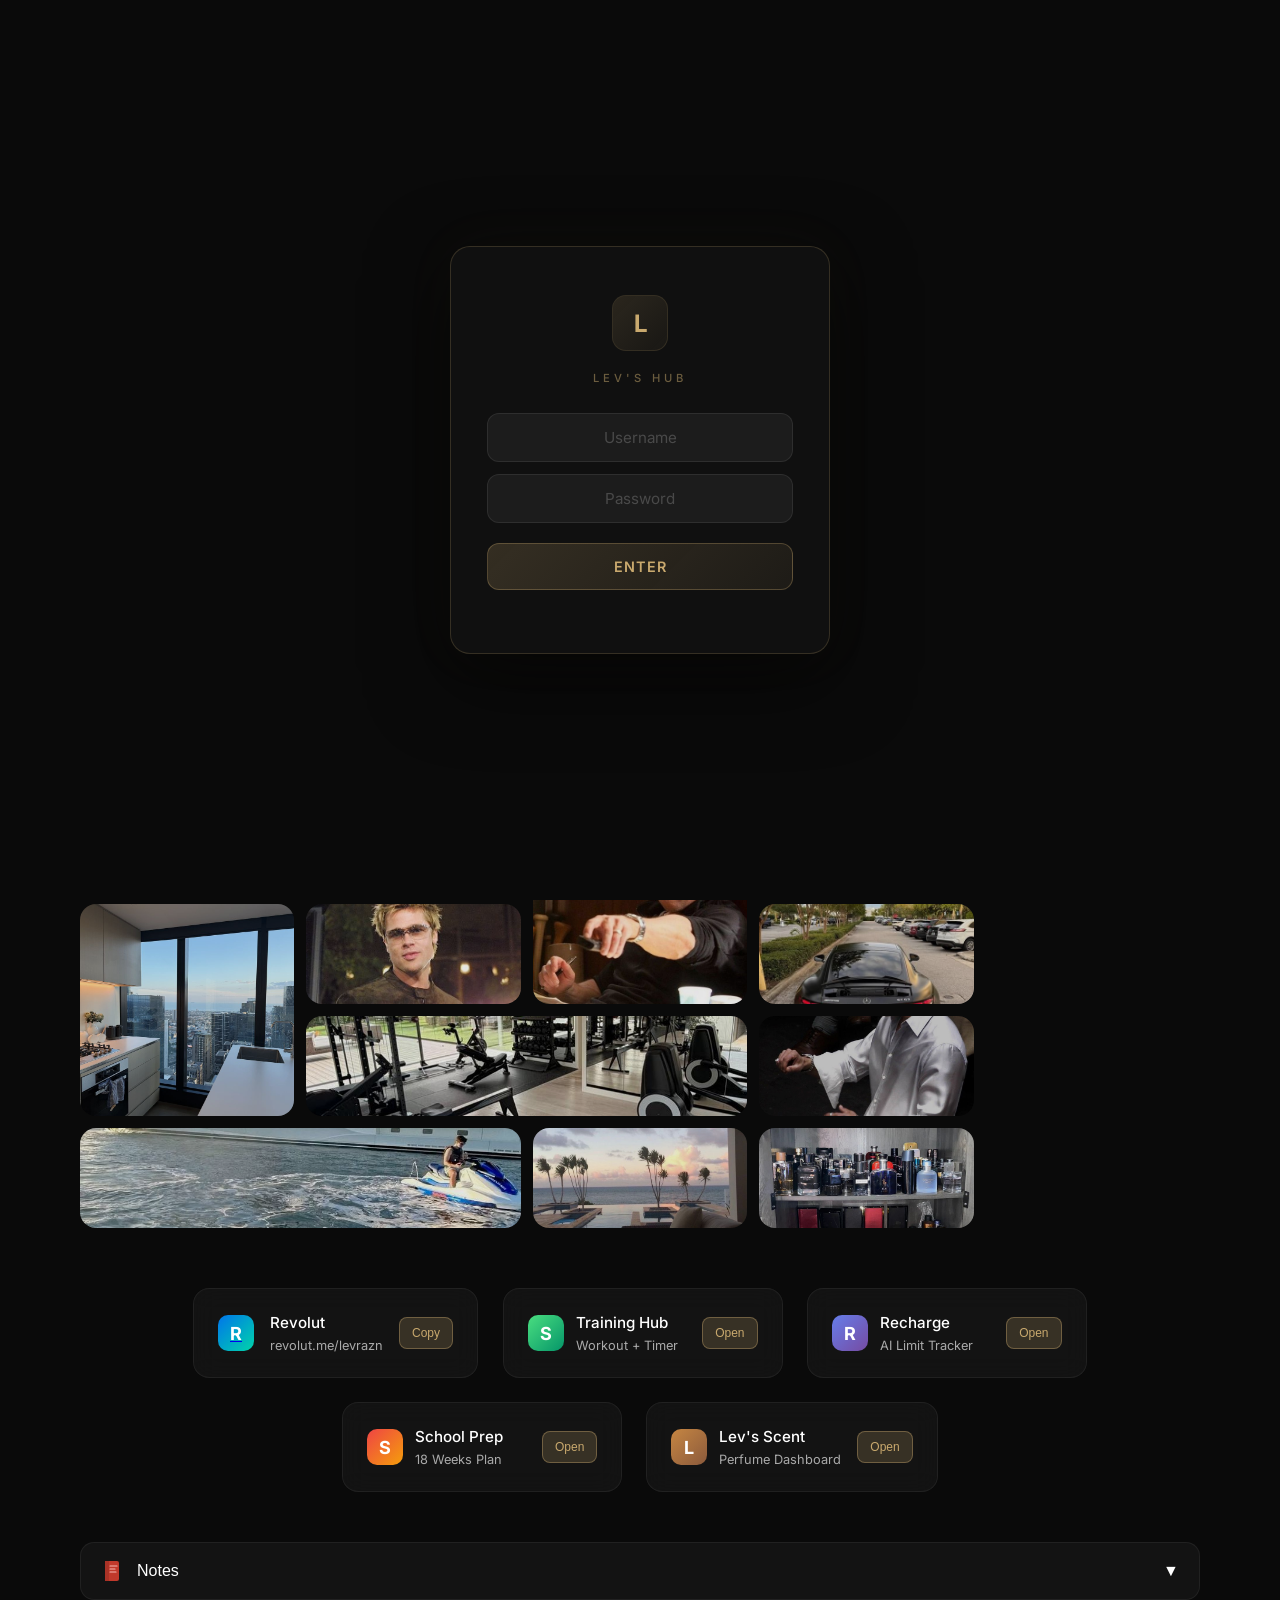
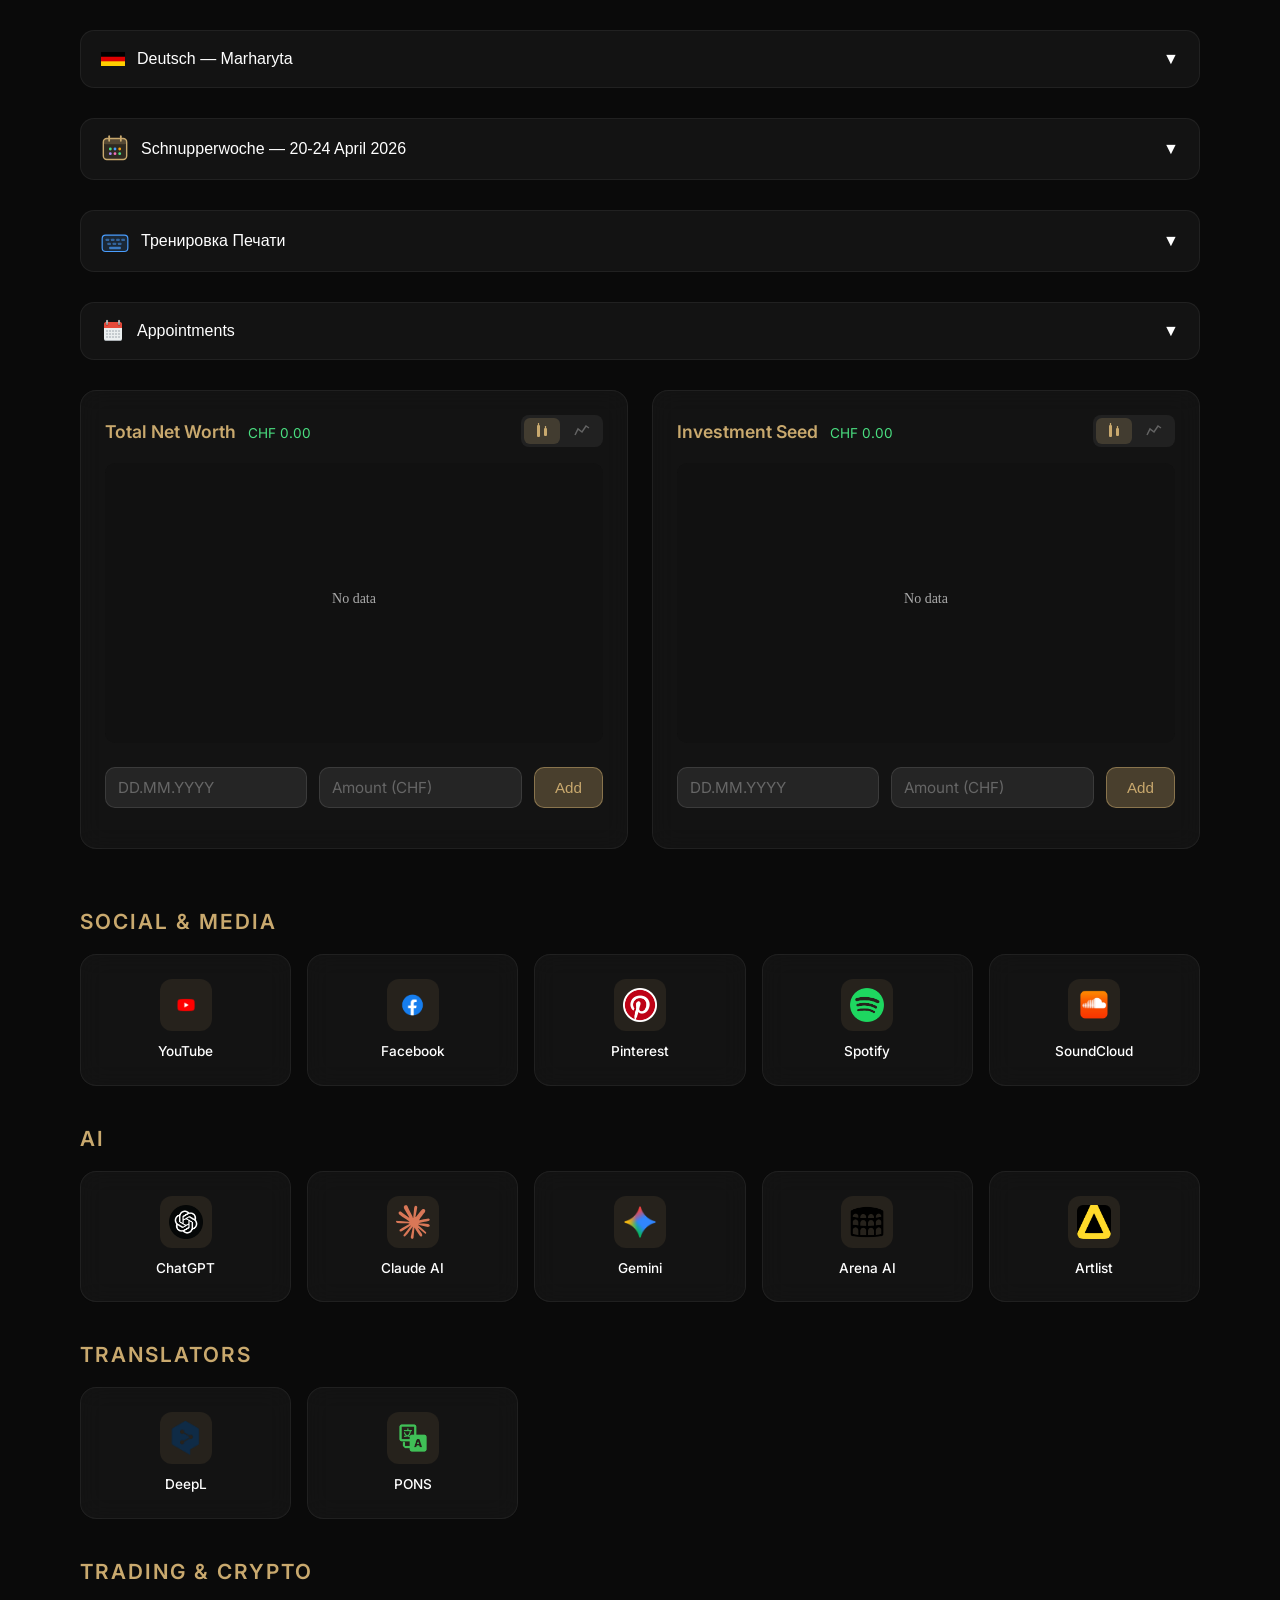
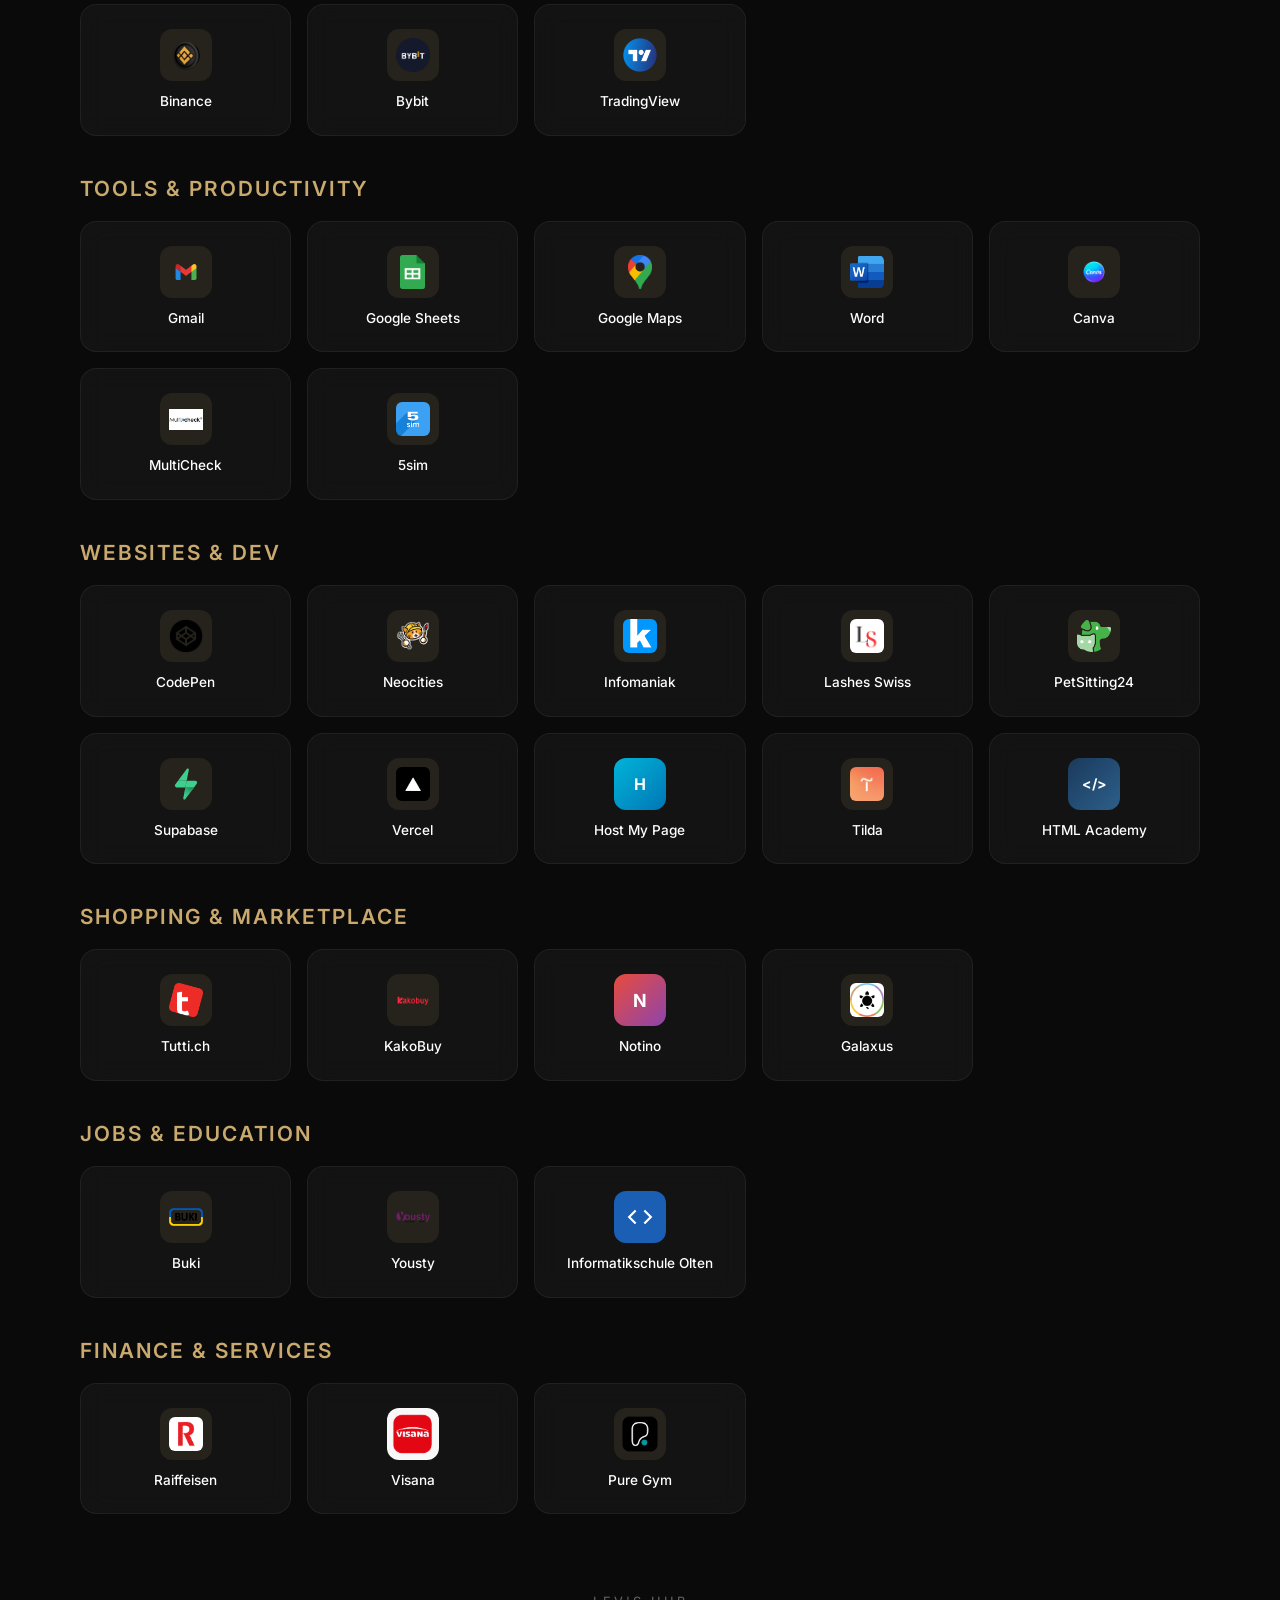
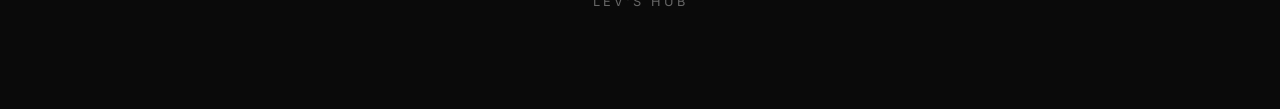
<file: index.html>
<!DOCTYPE html>
<html lang="en">
<head>
    <meta charset="UTF-8">
    <meta name="viewport" content="width=device-width, initial-scale=1.0">
    <title>LEV'S HUB</title>
    <link rel="icon" type="image/svg+xml" href="data:image/svg+xml,%3Csvg xmlns='http://www.w3.org/2000/svg' viewBox='0 0 64 64'%3E%3Cdefs%3E%3ClinearGradient id='g' x1='0' y1='0' x2='1' y2='1'%3E%3Cstop offset='0%25' stop-color='%23e8d5a8'/%3E%3Cstop offset='100%25' stop-color='%23c9a96e'/%3E%3C/linearGradient%3E%3C/defs%3E%3Crect width='64' height='64' rx='14' fill='%230a0a0a'/%3E%3Crect x='2' y='2' width='60' height='60' rx='12' fill='none' stroke='url(%23g)' stroke-width='2'/%3E%3Ctext x='32' y='44' font-family='Inter,Arial,sans-serif' font-size='32' font-weight='700' fill='url(%23g)' text-anchor='middle'%3EL%3C/text%3E%3C/svg%3E">
    <link href="https://fonts.googleapis.com/css2?family=Inter:wght@300;400;500;600&display=swap" rel="stylesheet">
    <style>
        * {
            margin: 0;
            padding: 0;
            box-sizing: border-box;
        }

        body {
            font-family: 'Inter', sans-serif;
            background-color: #0a0a0a;
            color: #fff;
            overflow-x: hidden;
            position: relative;
        }

        /* ===== LOGIN SCREEN ===== */
        .login-overlay {
            position: fixed; inset: 0; z-index: 99999;
            display: flex; align-items: center; justify-content: center;
            background: #0a0a0a;
            transition: opacity .5s, visibility .5s;
        }
        .login-overlay.hidden { opacity: 0; visibility: hidden; pointer-events: none; }
        .login-box {
            background: rgba(17,17,17,.95);
            border: 1px solid rgba(201,169,110,.2);
            border-radius: 20px;
            padding: 48px 36px 36px;
            max-width: 380px; width: 90%;
            text-align: center;
            box-shadow: 0 24px 80px rgba(0,0,0,.6), 0 0 60px rgba(201,169,110,.04);
        }
        .login-logo {
            width: 56px; height: 56px;
            margin: 0 auto 20px;
            border-radius: 14px;
            background: linear-gradient(135deg, rgba(201,169,110,.15), rgba(201,169,110,.05));
            border: 1px solid rgba(201,169,110,.2);
            display: flex; align-items: center; justify-content: center;
            font-size: 24px; font-weight: 700;
            background-clip: padding-box;
            color: #c9a96e;
        }
        .login-title {
            font-size: .7rem; font-weight: 500; letter-spacing: 4px;
            text-transform: uppercase; color: rgba(200,170,110,.5);
            margin-bottom: 28px;
        }
        .login-input {
            width: 100%; padding: 14px 18px;
            background: rgba(255,255,255,.05);
            border: 1px solid rgba(255,255,255,.08);
            border-radius: 12px; color: #fff;
            font-family: Inter, sans-serif; font-size: .95rem;
            text-align: center; outline: none;
            margin-bottom: 12px;
            transition: border-color .3s;
        }
        .login-input:focus { border-color: rgba(201,169,110,.35); }
        .login-input::placeholder { color: rgba(255,255,255,.2); }
        .login-btn {
            width: 100%; padding: 14px; margin-top: 8px;
            border-radius: 12px; border: 1px solid rgba(201,169,110,.3);
            background: linear-gradient(135deg, rgba(201,169,110,.2), rgba(201,169,110,.08));
            color: #c9a96e; font-family: Inter, sans-serif;
            font-weight: 600; font-size: .9rem; cursor: pointer;
            letter-spacing: 1px; transition: all .3s;
        }
        .login-btn:hover { background: linear-gradient(135deg, rgba(201,169,110,.3), rgba(201,169,110,.15)); }
        .login-error {
            color: #e74c3c; font-size: .75rem; margin-top: 12px;
            opacity: 0; transition: opacity .3s;
        }
        .login-error.show { opacity: 1; }

        /* Background Slideshow */
        .background-slideshow {
            position: fixed;
            top: 0;
            left: 0;
            width: 100%;
            height: 100%;
            z-index: -1;
            overflow: hidden;
        }

        .bg-img {
            position: absolute;
            top: 0;
            left: 0;
            width: 100%;
            height: 100%;
            object-fit: cover;
            opacity: 0;
            transition: opacity 2s ease-in-out;
            filter: blur(2px) saturate(1.2);
        }

        .bg-img.active {
            opacity: 0.13;
        }

        .bg-overlay {
            position: absolute;
            top: 0;
            left: 0;
            width: 100%;
            height: 100%;
            background:
                radial-gradient(ellipse at 30% 20%, rgba(200,170,110,.08) 0%, transparent 60%),
                radial-gradient(ellipse at 70% 80%, rgba(80,130,200,.06) 0%, transparent 60%),
                linear-gradient(180deg, rgba(10,10,10,.3) 0%, rgba(10,10,10,.65) 100%);
            z-index: 1;
        }

        /* Main Container */
        .container {
            position: relative;
            z-index: 2;
            max-width: 1200px;
            margin: 0 auto;
            padding: 60px 40px 80px;
        }

        /* Header */
        .header {
            text-align: center;
            margin-bottom: 50px;
        }

        .header h1 {
            font-size: 3.5rem;
            font-weight: 600;
            letter-spacing: 8px;
            background: linear-gradient(135deg, #e8d5a8 0%, #fff 40%, #c9a96e 100%);
            -webkit-background-clip: text;
            -webkit-text-fill-color: transparent;
            background-clip: text;
            margin-bottom: 12px;
        }

        .header .subtitle {
            font-size: 0.85rem;
            color: #c9a96e;
            letter-spacing: 3px;
            font-weight: 300;
            margin-bottom: 24px;
        }

        .header-divider {
            height: 2px;
            width: 80px;
            background: linear-gradient(90deg, transparent, #c9a96e, transparent);
            margin: 0 auto;
        }

        /* Fast Access Section */
        .fast-access {
            display: flex;
            gap: 24px;
            margin: 40px 0 50px;
            flex-wrap: wrap;
            justify-content: center;
        }

        .fast-access-card {
            background: rgba(255,255,255,.04);
            border: 1px solid rgba(255,255,255,.06);
            backdrop-filter: blur(12px);
            border-radius: 16px;
            padding: 24px;
            display: flex;
            align-items: center;
            gap: 16px;
            min-width: 280px;
            transition: all 0.3s ease;
        }

        .fast-access-card:hover {
            background: rgba(255,255,255,.06);
            border-color: rgba(201,169,110,.3);
        }

        .fa-avatar {
            width: 52px;
            height: 52px;
            border-radius: 50%;
            border: 2px solid transparent;
            transition: all 0.3s ease;
            cursor: pointer;
            object-fit: cover;
        }

        .fast-access-card:hover .fa-avatar {
            border-color: #c9a96e;
            transform: scale(1.05);
        }

        .fa-content {
            flex: 1;
        }

        .fa-label {
            font-size: 0.95rem;
            font-weight: 500;
            margin-bottom: 6px;
        }

        .fa-sublabel {
            font-size: 0.8rem;
            color: #aaa;
        }

        .copy-btn, .unlock-btn {
            padding: 8px 12px;
            background: rgba(201,169,110,.2);
            border: 1px solid rgba(201,169,110,.4);
            border-radius: 8px;
            color: #c9a96e;
            cursor: pointer;
            font-size: 0.75rem;
            font-weight: 500;
            transition: all 0.3s ease;
        }

        .copy-btn:hover, .unlock-btn:hover {
            background: rgba(201,169,110,.3);
            border-color: #c9a96e;
        }

        .copy-feedback {
            position: fixed;
            bottom: 20px;
            right: 20px;
            background: #c9a96e;
            color: #0a0a0a;
            padding: 12px 20px;
            border-radius: 8px;
            font-weight: 500;
            font-size: 0.9rem;
            z-index: 1000;
            animation: slideIn 0.3s ease;
        }

        @keyframes slideIn {
            from {
                transform: translateX(100%);
                opacity: 0;
            }
            to {
                transform: translateX(0);
                opacity: 1;
            }
        }


        /* Gallery */
        .gallery {
            display: grid;
            grid-template-columns: repeat(5, 1fr);
            gap: 12px;
            margin-bottom: 60px;
            grid-auto-rows: 100px;
        }

        .gallery-item {
            border-radius: 16px;
            overflow: hidden;
            cursor: pointer;
            transition: all 0.3s ease;
            position: relative;
        }

        .gallery-item img {
            width: 100%;
            height: 100%;
            object-fit: cover;
            transition: all 0.3s ease;
            filter: brightness(0.9) saturate(1);
        }

        .gallery-item:hover img {
            transform: scale(1.08);
            filter: brightness(1.1) saturate(1.3);
        }

        .gallery-item.tall {
            grid-row: span 2;
        }

        .gallery-item.wide {
            grid-column: span 2;
        }

        /* Section Title */
        .section-title {
            font-size: 1.3rem;
            font-weight: 600;
            color: #c9a96e;
            margin-bottom: 20px;
            margin-top: 40px;
            text-transform: uppercase;
            letter-spacing: 2px;
        }

        /* Accordion */
        .accordion {
            margin-bottom: 30px;
        }

        .accordion-toggle {
            display: flex;
            align-items: center;
            gap: 12px;
            width: 100%;
            background: rgba(255,255,255,.04);
            border: 1px solid rgba(255,255,255,.06);
            padding: 16px 20px;
            border-radius: 14px;
            color: #fff;
            cursor: pointer;
            font-weight: 500;
            transition: all 0.3s ease;
            font-size: 1rem;
        }

        .accordion-toggle:hover {
            background: rgba(255,255,255,.06);
            border-color: rgba(201,169,110,.3);
        }

        .accordion-toggle img {
            width: 24px;
            height: 24px;
            object-fit: contain;
        }

        .accordion-toggle .chevron {
            margin-left: auto;
            transition: transform 0.3s ease;
            width: 16px;
            height: 16px;
            display: flex;
            align-items: center;
            justify-content: center;
        }

        .accordion-toggle.active .chevron {
            transform: rotate(180deg);
        }

        .accordion-content {
            display: none;
            padding-top: 20px;
        }

        .accordion-content.active {
            display: block;
        }

        /* Deutsch Section */
        .deutsch-inner {
            display: grid;
            grid-template-columns: repeat(2, 1fr);
            gap: 20px;
        }

        .deutsch-card {
            background: rgba(255,255,255,.04);
            border: 1px solid rgba(255,255,255,.06);
            backdrop-filter: blur(12px);
            border-radius: 14px;
            padding: 20px;
        }

        .deutsch-card h3 {
            font-size: 1rem;
            font-weight: 600;
            margin-bottom: 16px;
            color: #c9a96e;
        }

        .zoom-link {
            display: flex;
            flex-direction: column;
            gap: 12px;
        }

        .zoom-link a {
            color: #4a9eff;
            text-decoration: none;
            font-weight: 500;
            transition: color 0.3s ease;
            word-break: break-all;
        }

        .zoom-link a:hover {
            color: #7ab8ff;
        }

        .zoom-details {
            font-size: 0.85rem;
            color: #aaa;
            line-height: 1.6;
        }

        .lesson-counter {
            margin-top: 12px;
            padding: 12px;
            background: rgba(201,169,110,.1);
            border-radius: 8px;
            display: flex;
            align-items: center;
            gap: 12px;
            justify-content: space-between;
        }

        .lesson-counter-value {
            font-weight: 600;
            color: #c9a96e;
            font-size: 1.3rem;
        }

        .lesson-counter-label {
            font-size: 0.85rem;
            color: #aaa;
        }

        /* Schedule Grid */
        .schedule-grid {
            display: grid;
            grid-template-columns: repeat(7, 1fr);
            gap: 8px;
            margin-bottom: 12px;
        }

        .schedule-day {
            display: flex;
            flex-direction: column;
            align-items: center;
            gap: 6px;
        }

        .schedule-day-label {
            font-size: 0.75rem;
            font-weight: 600;
            color: #c9a96e;
            text-transform: uppercase;
        }

        .schedule-day input {
            width: 100%;
            padding: 8px;
            background: rgba(255,255,255,.08);
            border: 1px solid rgba(255,255,255,.1);
            border-radius: 6px;
            color: #fff;
            font-size: 0.8rem;
            text-align: center;
        }

        .schedule-day input::placeholder {
            color: #666;
        }

        /* Homework List */
        .hw-list {
            margin-top: 12px;
            max-height: 300px;
            overflow-y: auto;
        }

        .hw-item {
            display: flex;
            align-items: center;
            gap: 8px;
            padding: 8px;
            background: rgba(201,169,110,.05);
            border-radius: 6px;
            margin-bottom: 6px;
            font-size: 0.9rem;
        }

        .hw-item input[type="checkbox"] {
            width: 16px;
            height: 16px;
            cursor: pointer;
        }

        .hw-item.completed {
            opacity: 0.6;
            text-decoration: line-through;
        }

        .hw-delete {
            background: transparent;
            border: none;
            color: #ff6b6b;
            cursor: pointer;
            font-weight: bold;
            font-size: 1rem;
            flex-shrink: 0;
        }

        .hw-actions {
            margin-left: auto;
            display: flex;
            align-items: center;
            gap: 4px;
            flex-shrink: 0;
        }

        .hw-btn {
            background: transparent;
            border: none;
            cursor: pointer;
            padding: 2px 5px;
            border-radius: 4px;
            font-size: .8rem;
            transition: all .2s;
            opacity: .5;
        }
        .hw-btn:hover { opacity: 1; }
        .hw-copy { color: #4a9eff; }
        .hw-link-btn { color: #c9a96e; font-size: .75rem; }
        .hw-link-btn.has-link { opacity: 1; }

        .hw-link-row {
            display: flex;
            align-items: center;
            gap: 6px;
            margin-top: 4px;
            padding-left: 24px;
        }
        .hw-link-row a {
            color: #4a9eff;
            font-size: .7rem;
            word-break: break-all;
            text-decoration: none;
            opacity: .7;
            transition: opacity .2s;
        }
        .hw-link-row a:hover { opacity: 1; }
        .hw-link-input {
            flex: 1;
            padding: 4px 8px;
            background: rgba(255,255,255,.05);
            border: 1px solid rgba(255,255,255,.1);
            border-radius: 6px;
            color: #fff;
            font-family: Inter, sans-serif;
            font-size: .7rem;
            outline: none;
        }

        /* Schnupperwoche Schedule */
        .schnupper-schedule {
            display: grid;
            grid-template-columns: repeat(auto-fit, minmax(200px, 1fr));
            gap: 12px;
        }
        .schnupper-day {
            background: rgba(255,255,255,.02);
            border-radius: 14px;
            border: 1px solid rgba(255,255,255,.06);
            padding: 14px 12px;
        }
        .schnupper-day-header {
            font-weight: 600; font-size: .85rem;
            color: #c9a96e; margin-bottom: 10px;
            padding-bottom: 8px;
            border-bottom: 1px solid rgba(201,169,110,.15);
        }
        .schnupper-slot {
            background: rgba(255,255,255,.03);
            border-left: 3px solid var(--slot-color, #c9a96e);
            border-radius: 8px;
            padding: 8px 10px;
            margin-bottom: 8px;
        }
        .schnupper-slot:last-child { margin-bottom: 0; }
        .schnupper-time {
            font-size: .65rem; color: rgba(255,255,255,.4);
            font-weight: 500; letter-spacing: .5px;
            margin-bottom: 2px;
        }
        .schnupper-subject {
            font-size: .85rem; font-weight: 600;
            color: #fff;
        }
        .schnupper-info {
            font-size: .65rem; color: rgba(255,255,255,.35);
            margin-top: 2px;
        }
        @media (max-width: 768px) {
            .schnupper-schedule { grid-template-columns: 1fr; }
        }

        /* Typing Training Section */
        .typing-plan {
            display: flex; flex-direction: column; gap: 12px;
        }
        .typing-stage {
            background: rgba(255,255,255,.03);
            border-radius: 12px;
            border: 1px solid rgba(255,255,255,.06);
            padding: 16px;
            display: flex; gap: 14px; align-items: flex-start;
            transition: border-color .3s;
        }
        .typing-stage:hover { border-color: rgba(201,169,110,.2); }
        .typing-stage-icon {
            width: 42px; height: 42px; border-radius: 12px;
            display: flex; align-items: center; justify-content: center;
            font-size: 1.15rem; font-weight: 700; flex-shrink: 0;
            color: #fff;
        }
        .typing-stage-body { flex: 1; min-width: 0; }
        .typing-stage-days {
            font-size: .65rem; font-weight: 600; letter-spacing: 1px;
            text-transform: uppercase; margin-bottom: 2px;
        }
        .typing-stage-title {
            font-size: .9rem; font-weight: 600; color: #fff; margin-bottom: 4px;
        }
        .typing-stage-desc {
            font-size: .75rem; color: rgba(255,255,255,.45); line-height: 1.45;
        }
        .typing-tips {
            display: grid;
            grid-template-columns: 1fr 1fr;
            gap: 10px; margin-top: 14px;
        }
        .typing-tip {
            background: rgba(255,255,255,.03);
            border-radius: 10px;
            padding: 12px;
            border: 1px solid rgba(255,255,255,.05);
            display: flex; gap: 10px; align-items: flex-start;
        }
        .typing-tip-icon {
            font-size: 1.1rem; flex-shrink: 0; margin-top: 1px;
        }
        .typing-tip-text {
            font-size: .75rem; color: rgba(255,255,255,.55); line-height: 1.45;
        }
        .typing-tip-text strong {
            color: #fff; display: block; margin-bottom: 2px; font-size: .8rem;
        }
        .typing-cta {
            display: flex; align-items: center; justify-content: center;
            gap: 10px; margin-top: 16px; padding: 16px;
            border-radius: 14px;
            background: linear-gradient(135deg, rgba(74,158,255,.15), rgba(74,158,255,.05));
            border: 1px solid rgba(74,158,255,.25);
            color: #4a9eff; font-weight: 600; font-size: .95rem;
            text-decoration: none;
            transition: all .3s;
            letter-spacing: .5px;
        }
        .typing-cta:hover {
            background: linear-gradient(135deg, rgba(74,158,255,.25), rgba(74,158,255,.1));
            transform: translateY(-1px);
            box-shadow: 0 8px 30px rgba(74,158,255,.15);
        }
        .typing-cta-row { display: flex; gap: 8px; flex-wrap: wrap; margin-top: 16px; }
        .typing-cta-row .typing-cta { flex: 1; min-width: 180px; margin-top: 0; font-size: .82rem; padding: 13px; }
        .typing-cta.green { background: linear-gradient(135deg, rgba(74,222,128,.15), rgba(74,222,128,.05)); border-color: rgba(74,222,128,.25); color: #4ade80; }
        .typing-cta.green:hover { background: linear-gradient(135deg, rgba(74,222,128,.25), rgba(74,222,128,.1)); box-shadow: 0 8px 30px rgba(74,222,128,.15); }
        .typing-cta.purple { background: linear-gradient(135deg, rgba(168,85,247,.15), rgba(168,85,247,.05)); border-color: rgba(168,85,247,.25); color: #a855f7; }
        .typing-cta.purple:hover { background: linear-gradient(135deg, rgba(168,85,247,.25), rgba(168,85,247,.1)); box-shadow: 0 8px 30px rgba(168,85,247,.15); }
        .typing-cta.orange { background: linear-gradient(135deg, rgba(245,158,11,.15), rgba(245,158,11,.05)); border-color: rgba(245,158,11,.25); color: #f59e0b; }
        .typing-cta.orange:hover { background: linear-gradient(135deg, rgba(245,158,11,.25), rgba(245,158,11,.1)); box-shadow: 0 8px 30px rgba(245,158,11,.15); }
        /* Progress bar */
        .typing-progress-wrap { margin: 16px 0; }
        .typing-progress-label { display: flex; justify-content: space-between; font-size: .7rem; color: rgba(255,255,255,.4); margin-bottom: 6px; }
        .typing-progress-bar { height: 8px; border-radius: 4px; background: rgba(255,255,255,.06); overflow: hidden; }
        .typing-progress-fill { height: 100%; border-radius: 4px; background: linear-gradient(90deg, #4ade80, #4a9eff, #a855f7); transition: width .5s; }
        /* Section divider */
        .typing-divider { height: 1px; background: rgba(255,255,255,.06); margin: 20px 0; }
        /* Forecast */
        .typing-forecast { display: flex; flex-direction: column; gap: 10px; }
        .typing-forecast-item {
            display: flex; gap: 12px; align-items: flex-start;
            padding: 12px; border-radius: 10px;
            background: rgba(255,255,255,.02); border: 1px solid rgba(255,255,255,.04);
        }
        .typing-forecast-badge {
            flex-shrink: 0; padding: 4px 10px; border-radius: 8px;
            font-size: .65rem; font-weight: 700; letter-spacing: .5px;
        }
        .typing-forecast-text { font-size: .78rem; color: rgba(255,255,255,.5); line-height: 1.5; }
        /* Mantra */
        .typing-mantra {
            padding: 14px 16px; border-radius: 10px;
            background: rgba(201,169,110,.04); border-left: 3px solid rgba(201,169,110,.3);
            font-size: .8rem; color: rgba(255,255,255,.55); line-height: 1.55;
            font-style: italic; margin-bottom: 8px;
        }
        @media (max-width: 600px) {
            .typing-tips { grid-template-columns: 1fr; }
            .typing-cta-row { flex-direction: column; }
        }

        /* Appointments Section */
        .appointment-list {
            margin-top: 16px;
            max-height: 400px;
            overflow-y: auto;
        }

        .appointment-item {
            display: flex;
            justify-content: space-between;
            align-items: center;
            padding: 12px;
            background: rgba(201,169,110,.05);
            border-radius: 8px;
            margin-bottom: 8px;
            font-size: 0.9rem;
        }

        .appointment-details {
            flex: 1;
        }

        .appointment-date {
            font-weight: 600;
            color: #c9a96e;
        }

        .appointment-time {
            font-size: 0.85rem;
            color: #aaa;
        }

        .appointment-desc {
            font-size: 0.85rem;
            color: #ddd;
            margin-top: 4px;
        }

        .appointment-delete {
            background: transparent;
            border: none;
            color: #ff6b6b;
            cursor: pointer;
            font-weight: bold;
            font-size: 1.2rem;
            padding: 0 8px;
        }

        /* Notes Section */
        .notes-list {
            margin-top: 16px;
            max-height: 400px;
            overflow-y: auto;
        }

        .note-item {
            display: block;
            padding: 12px;
            background: rgba(201,169,110,.05);
            border-radius: 8px;
            margin-bottom: 8px;
            font-size: 0.9rem;
        }

        .note-title {
            font-weight: 600;
            color: #c9a96e;
            margin-bottom: 4px;
            display: flex;
            justify-content: space-between;
            align-items: center;
        }

        .note-desc {
            color: #ddd;
            white-space: pre-wrap;
            word-break: break-word;
        }

        .note-delete {
            background: transparent;
            border: none;
            color: #ff6b6b;
            cursor: pointer;
            font-weight: bold;
            font-size: 1rem;
        }

        /* Form Elements */
        input, textarea, select {
            background: rgba(255,255,255,.08);
            border: 1px solid rgba(255,255,255,.1);
            border-radius: 10px;
            padding: 10px 12px;
            color: #fff;
            font-family: 'Inter', sans-serif;
            font-size: 0.95rem;
            transition: all 0.3s ease;
        }

        input:focus, textarea:focus, select:focus {
            outline: none;
            background: rgba(255,255,255,.12);
            border-color: rgba(201,169,110,.4);
        }

        input::placeholder, textarea::placeholder {
            color: #666;
        }

        textarea {
            resize: vertical;
            min-height: 80px;
        }

        .form-row {
            display: flex;
            gap: 12px;
            margin-bottom: 12px;
            flex-wrap: wrap;
        }

        .form-row input, .form-row textarea, .form-row select {
            flex: 1;
            min-width: 150px;
        }

        .btn {
            padding: 10px 20px;
            background: rgba(201,169,110,.3);
            border: 1px solid rgba(201,169,110,.5);
            border-radius: 10px;
            color: #c9a96e;
            cursor: pointer;
            font-weight: 500;
            transition: all 0.3s ease;
            font-size: 0.95rem;
        }

        .btn:hover {
            background: rgba(201,169,110,.4);
            border-color: #c9a96e;
        }

        /* Link Cards Grid */
        .links-grid {
            display: grid;
            grid-template-columns: repeat(5, 1fr);
            gap: 16px;
            margin-bottom: 40px;
        }

        .link-card {
            display: flex;
            flex-direction: column;
            align-items: center;
            gap: 12px;
            padding: 24px 16px;
            background: rgba(255,255,255,.04);
            border: 1px solid rgba(255,255,255,.06);
            backdrop-filter: blur(12px);
            border-radius: 16px;
            text-decoration: none;
            color: #fff;
            transition: all 0.3s ease;
        }

        .link-card:hover {
            background: rgba(255,255,255,.06);
            border-color: rgba(201,169,110,.3);
            transform: translateY(-4px);
        }

        .icon-wrap {
            width: 52px;
            height: 52px;
            display: flex;
            align-items: center;
            justify-content: center;
            background: rgba(201,169,110,.1);
            border-radius: 12px;
            transition: all 0.3s ease;
        }

        .link-card:hover .icon-wrap {
            background: rgba(201,169,110,.2);
        }

        .icon-wrap img {
            width: 34px;
            height: 34px;
            object-fit: contain;
            border-radius: 6px;
        }

        .label {
            font-size: 0.85rem;
            font-weight: 500;
            text-align: center;
            line-height: 1.3;
        }

        /* Financial Charts */
        .financial-grid {
            display: grid;
            grid-template-columns: repeat(2, 1fr);
            gap: 24px;
            margin-bottom: 60px;
        }

        .chart-card {
            background: rgba(255,255,255,.04);
            border: 1px solid rgba(255,255,255,.06);
            backdrop-filter: blur(12px);
            border-radius: 16px;
            padding: 24px;
        }

        .chart-card h3 {
            font-size: 1.1rem;
            font-weight: 600;
            margin-bottom: 20px;
            color: #c9a96e;
        }

        .chart-canvas {
            width: 100%;
            height: 280px;
            margin-bottom: 20px;
            background: #111;
            border-radius: 10px;
        }

        .chart-toggle {
            display: flex;
            gap: 4px;
            background: rgba(255,255,255,.06);
            border-radius: 8px;
            padding: 3px;
        }

        .chart-toggle-btn {
            padding: 5px 10px;
            border: none;
            background: transparent;
            color: rgba(255,255,255,.3);
            border-radius: 6px;
            cursor: pointer;
            transition: all .2s;
            display: flex;
            align-items: center;
        }

        .chart-toggle-btn:hover {
            color: rgba(255,255,255,.6);
        }

        .chart-toggle-btn.active {
            background: rgba(201,169,110,.2);
            color: #c9a96e;
        }

        .chart-input-row {
            display: flex;
            gap: 12px;
            margin-bottom: 12px;
            flex-wrap: wrap;
        }

        .chart-input-row input {
            flex: 1;
            min-width: 120px;
        }

        .chart-data-list {
            margin-top: 16px;
            max-height: 200px;
            overflow-y: auto;
            font-size: 0.85rem;
        }

        .chart-data-item {
            display: flex;
            justify-content: space-between;
            align-items: center;
            padding: 8px;
            background: rgba(201,169,110,.05);
            border-radius: 6px;
            margin-bottom: 6px;
        }

        .chart-data-delete {
            background: transparent;
            border: none;
            color: #ff6b6b;
            cursor: pointer;
            font-weight: bold;
        }

        /* Footer */
        .footer {
            text-align: center;
            padding: 40px 0 20px;
            font-size: 0.8rem;
            color: #666;
            letter-spacing: 3px;
        }

        /* Mobile Responsive */
        @media (max-width: 640px) {
            .container {
                padding: 40px 16px 60px;
            }

            .header h1 {
                font-size: 1.5rem;
                letter-spacing: 4px;
            }

            .gallery {
                grid-template-columns: repeat(3, 1fr);
                grid-auto-rows: 80px;
                gap: 6px;
            }

            .links-grid {
                grid-template-columns: repeat(2, 1fr);
                gap: 10px;
            }

            .link-card {
                padding: 22px 10px;
            }

            .deutsch-inner {
                grid-template-columns: 1fr;
            }

            .fast-access {
                flex-direction: column;
            }

            .fast-access-card {
                min-width: unset;
            }

            .chart-canvas {
                height: 200px;
            }

            .financial-grid {
                grid-template-columns: 1fr;
            }

            .section-title {
                font-size: 1.1rem;
            }
        }

        /* Scrollbar Styling */
        ::-webkit-scrollbar {
            width: 8px;
        }

        ::-webkit-scrollbar-track {
            background: rgba(255,255,255,.02);
        }

        ::-webkit-scrollbar-thumb {
            background: rgba(201,169,110,.3);
            border-radius: 4px;
        }

        ::-webkit-scrollbar-thumb:hover {
            background: rgba(201,169,110,.5);
        }
    </style>
</head>
<body>
    <!-- Login Screen -->
    <div class="login-overlay" id="loginOverlay">
        <div class="login-box">
            <div class="login-logo">L</div>
            <div class="login-title">LEV'S HUB</div>
            <input class="login-input" id="loginUser" type="text" placeholder="Username" autocomplete="off">
            <input class="login-input" id="loginPass" type="password" placeholder="Password">
            <button class="login-btn" id="loginBtn">ENTER</button>
            <div class="login-error" id="loginError">Invalid credentials</div>
        </div>
    </div>

    <!-- Background Slideshow -->
    <div class="background-slideshow">
        <img class="bg-img active" id="bg1" src="background1.jpg" alt="">
        <img class="bg-img" id="bg2" src="background2.jpg" alt="">
        <div class="bg-overlay"></div>
    </div>

    <!-- Main Container -->
    <div class="container">
        <!-- Header -->
        <div class="header">
            <h1>LEV'S HUB</h1>
            <div class="subtitle">Лев = Богат, Красив, Счастлив, Здоров</div>
            <div class="header-divider"></div>
        </div>

        <!-- Gallery -->
        <div class="gallery">
            <div class="gallery-item tall"><img src="photo1.jpg" alt=""></div>
            <div class="gallery-item wide"><img src="photo2.jpg" alt=""></div>
            <div class="gallery-item"><img src="photo3.jpg" alt=""></div>
            <div class="gallery-item tall"><img src="photo4.jpg" alt=""></div>
            <div class="gallery-item"><img src="photo5.jpg" alt=""></div>
            <div class="gallery-item"><img src="photo6.jpg" alt=""></div>
            <div class="gallery-item"><img src="photo7.jpg" alt=""></div>
            <div class="gallery-item tall"><img src="photo8.jpg" alt=""></div>
            <div class="gallery-item wide"><img src="photo9.jpg" alt=""></div>
            <div class="gallery-item"><img src="photo10.jpg" alt=""></div>
            <div class="gallery-item"><img src="photo11.jpg" alt=""></div>
            <div class="gallery-item tall"><img src="photo12.jpg" alt=""></div>
            <div class="gallery-item"><img src="photo13.jpg" alt=""></div>
            <div class="gallery-item"><img src="photo14.jpg" alt=""></div>
            <div class="gallery-item"><img src="photo15.jpg" alt=""></div>
            <div class="gallery-item"><img src="photo16.jpg" alt=""></div>
            <div class="gallery-item"><img src="photo17.jpg" alt=""></div>
            <div class="gallery-item wide"><img src="photo18.jpg" alt=""></div>
            <div class="gallery-item"><img src="photo19.jpg" alt=""></div>
            <div class="gallery-item"><img src="photo20.jpg" alt=""></div>
            <div class="gallery-item tall"><img src="photo21.jpg" alt=""></div>
            <div class="gallery-item"><img src="photo23.jpg" alt=""></div>
            <div class="gallery-item"><img src="photo24.jpg" alt=""></div>
            <div class="gallery-item tall"><img src="photo25.jpg" alt=""></div>
            <div class="gallery-item"><img src="photo26.jpg" alt=""></div>
            <div class="gallery-item"><img src="photo27.jpg" alt=""></div>
            <div class="gallery-item wide"><img src="photo28.jpg" alt=""></div>
            <div class="gallery-item"><img src="photo29.jpg" alt=""></div>
            <div class="gallery-item wide"><img src="photo30.jpg" alt=""></div>
            <div class="gallery-item"><img src="photo31.jpg" alt=""></div>
            <div class="gallery-item"><img src="photo32.jpg" alt=""></div>
        </div>

        <!-- Fast Access Section -->
        <div class="fast-access">
            <!-- Revolut -->
            <div class="fast-access-card">
                <a href="https://revolut.me/levrazn" target="_blank" style="display:flex;align-items:center;">
                    <div style="width:36px;height:36px;border-radius:10px;background:linear-gradient(135deg,#0075EB,#00D4AA);display:flex;align-items:center;justify-content:center;font-weight:700;font-size:18px;color:#fff;font-family:Inter,sans-serif;">R</div>
                </a>
                <div class="fa-content">
                    <div class="fa-label">Revolut</div>
                    <div class="fa-sublabel">revolut.me/levrazn</div>
                </div>
                <button class="copy-btn" onclick="copyToClipboard('https://revolut.me/levrazn')">Copy</button>
            </div>

            <!-- Training Hub -->
            <div class="fast-access-card">
                <div style="display: flex; gap: 12px; align-items: center; width: 100%;">
                    <div style="width:36px;height:36px;border-radius:10px;background:linear-gradient(135deg,#4ade80,#059669);display:flex;align-items:center;justify-content:center;font-weight:700;font-size:18px;color:#fff;font-family:Inter,sans-serif;">S</div>
                    <div class="fa-content">
                        <div class="fa-label">Training Hub</div>
                        <div class="fa-sublabel">Workout + Timer</div>
                    </div>
                </div>
                <button class="copy-btn" onclick="window.open('training.html', '_self')">Open</button>
            </div>

            <!-- Recharge -->
            <div class="fast-access-card">
                <div style="display: flex; gap: 12px; align-items: center; width: 100%;">
                    <div style="width:36px;height:36px;border-radius:10px;background:linear-gradient(135deg,#667eea,#764ba2);display:flex;align-items:center;justify-content:center;font-weight:700;font-size:18px;color:#fff;font-family:Inter,sans-serif;">R</div>
                    <div class="fa-content">
                        <div class="fa-label">Recharge</div>
                        <div class="fa-sublabel">AI Limit Tracker</div>
                    </div>
                </div>
                <button class="copy-btn" onclick="window.open('recharge.html', '_self')">Open</button>
            </div>

            <!-- School Prep -->
            <div class="fast-access-card">
                <div style="display: flex; gap: 12px; align-items: center; width: 100%;">
                    <div style="width:36px;height:36px;border-radius:10px;background:linear-gradient(135deg,#ef4444,#f59e0b);display:flex;align-items:center;justify-content:center;font-weight:700;font-size:18px;color:#fff;font-family:Inter,sans-serif;">S</div>
                    <div class="fa-content">
                        <div class="fa-label">School Prep</div>
                        <div class="fa-sublabel">18 Weeks Plan</div>
                    </div>
                </div>
                <button class="copy-btn" onclick="window.open('school-prep.html', '_self')">Open</button>
            </div>

            <!-- Lev's Scent -->
            <div class="fast-access-card">
                <div style="display: flex; gap: 12px; align-items: center; width: 100%;">
                    <div style="width:36px;height:36px;border-radius:10px;background:linear-gradient(135deg,#c68642,#8B5A3C);display:flex;align-items:center;justify-content:center;font-weight:700;font-size:18px;color:#fff;font-family:Inter,sans-serif;">L</div>
                    <div class="fa-content">
                        <div class="fa-label">Lev's Scent</div>
                        <div class="fa-sublabel">Perfume Dashboard</div>
                    </div>
                </div>
                <button class="copy-btn" onclick="window.open('levs-scent.html', '_self')">Open</button>
            </div>

        </div>

        <!-- Notes Module -->
        <div class="accordion">
            <button class="accordion-toggle" onclick="toggleAccordion(this)">
                <svg width="24" height="24" viewBox="0 0 24 24" fill="none" style="flex-shrink:0;"><rect x="4" y="2" width="14" height="20" rx="2" fill="#c0392b"/><rect x="4" y="2" width="4" height="20" rx="0" fill="#a93226"/><line x1="9" y1="7" x2="16" y2="7" stroke="#f5b7b1" stroke-width="1.2" stroke-linecap="round"/><line x1="9" y1="10" x2="14" y2="10" stroke="#f5b7b1" stroke-width="1.2" stroke-linecap="round"/><line x1="9" y1="13" x2="15" y2="13" stroke="#f5b7b1" stroke-width="1.2" stroke-linecap="round"/></svg>
                <span>Notes</span>
                <div class="chevron">▼</div>
            </button>
            <div class="accordion-content">
                <div class="form-row" style="margin-bottom: 12px;">
                    <input type="text" id="noteTitle" placeholder="Note title" style="flex: 1;">
                    <textarea id="noteDesc" placeholder="Note description" style="flex: 1; min-height: 60px;"></textarea>
                    <button class="btn" onclick="addNote()">Add</button>
                </div>
                <div id="notesList" class="notes-list"></div>
            </div>
        </div>

        <!-- Deutsch Section -->
        <div class="accordion">
            <button class="accordion-toggle" onclick="toggleAccordion(this)">
                <img src="german.icon.png" alt="Deutsch">
                <span>Deutsch — Marharyta</span>
                <div class="chevron">▼</div>
            </button>
            <div class="accordion-content">
                <div class="deutsch-inner">
                    <!-- Card 1: Unterricht -->
                    <div class="deutsch-card">
                        <h3>Unterricht</h3>
                        <div id="zoomData" class="zoom-link" style="display:flex;align-items:center;gap:12px;">
                            <div style="font-size:.75rem;color:rgba(255,255,255,.2);font-style:italic;">Login to see Zoom</div>
                        </div>
                        <div class="lesson-counter">
                            <div>
                                <div class="lesson-counter-label">Lessons</div>
                                <div class="lesson-counter-value" id="lessonCounter">0</div>
                            </div>
                            <div style="display:flex;gap:6px;">
                                <button class="btn" onclick="decrementLessons()" style="padding:8px 14px;font-size:1.1rem;font-weight:600;border-radius:10px;background:rgba(255,107,107,.12);border:1px solid rgba(255,107,107,.25);color:#ff6b6b;cursor:pointer;">−</button>
                                <button class="btn" onclick="incrementLessons()" style="padding:8px 14px;font-size:1.1rem;font-weight:600;border-radius:10px;background:rgba(74,222,128,.12);border:1px solid rgba(74,222,128,.25);color:#4ade80;cursor:pointer;">+</button>
                            </div>
                        </div>
                    </div>

                    <!-- Card 2: Stundenplan -->
                    <div class="deutsch-card">
                        <h3>Stundenplan</h3>
                        <div class="schedule-grid" id="scheduleGrid"></div>
                    </div>

                    <!-- Card 3: Materialien -->
                    <div class="deutsch-card">
                        <h3>Materialien</h3>
                        <div style="display: flex; flex-direction: column; gap: 10px;">
                            <a href="file:///C:/Users/levra/OneDrive/%D0%A0%D0%B0%D0%B1%D0%BE%D1%87%D0%B8%D0%B9%20%D1%81%D1%82%D0%BE%D0%BB/PC/Deutsch%20Marharyta/Hausaufgaben/Pr%C3%A4teritum%20%C3%9Cben/scripts/index.html" target="_blank" style="display:flex;align-items:center;gap:10px;color:#4a9eff;text-decoration:none;font-weight:500;padding:8px 12px;border-radius:10px;background:rgba(74,158,255,.08);border:1px solid rgba(74,158,255,.15);transition:all .25s;">
                                <svg width="22" height="22" viewBox="0 0 24 24" fill="none"><rect x="3" y="1" width="18" height="22" rx="3" fill="#3498db"/><path d="M7 7h10M7 11h10M7 15h6" stroke="#fff" stroke-width="1.3" stroke-linecap="round"/></svg>
                                Präteritum Üben
                            </a>
                            <a href="grammatik_20_tabellen.pdf" target="_blank" style="display:flex;align-items:center;gap:10px;color:#4a9eff;text-decoration:none;font-weight:500;padding:8px 12px;border-radius:10px;background:rgba(74,158,255,.08);border:1px solid rgba(74,158,255,.15);transition:all .25s;">
                                <svg width="22" height="22" viewBox="0 0 24 24" fill="none"><rect x="3" y="1" width="18" height="22" rx="3" fill="#e74c3c"/><path d="M8 8h8M8 12h8M8 16h5" stroke="#fff" stroke-width="1.3" stroke-linecap="round"/><text x="12" y="20" font-size="5" fill="#fff" text-anchor="middle" font-weight="700">PDF</text></svg>
                                Grammatik in 20 Tabellen
                            </a>
                        </div>
                    </div>

                    <!-- Card 4: Hausaufgaben -->
                    <div class="deutsch-card">
                        <h3>Hausaufgaben</h3>
                        <div class="form-row" style="margin-bottom: 8px;">
                            <input type="text" id="hwInput" placeholder="Homework text..." style="flex: 1;">
                            <button class="btn" onclick="addHomework()">Add</button>
                            <button class="btn" onclick="addAndCopyHW()" style="background:rgba(74,222,128,.12);border-color:rgba(74,222,128,.25);color:#4ade80;" title="Add & Copy">Add+📋</button>
                        </div>
                        <div class="form-row" style="margin-bottom: 12px;">
                            <input type="text" id="hwLinkInput" placeholder="Link (optional)" style="flex: 1; font-size:.8rem; opacity:.7;">
                        </div>
                        <div id="hwList" class="hw-list"></div>
                    </div>
                </div>
            </div>
        </div>

        <!-- Schnupperwoche -->
        <div class="accordion">
            <button class="accordion-toggle" onclick="toggleAccordion(this)">
                <svg width="28" height="28" viewBox="0 0 24 24" fill="none" style="flex-shrink:0;">
                    <rect x="2" y="3" width="20" height="18" rx="3" fill="rgba(201,169,110,.15)" stroke="#c9a96e" stroke-width="1.2"/>
                    <rect x="2" y="3" width="20" height="5" rx="3" fill="rgba(201,169,110,.25)"/>
                    <line x1="7" y1="1" x2="7" y2="5" stroke="#c9a96e" stroke-width="1.5" stroke-linecap="round"/>
                    <line x1="17" y1="1" x2="17" y2="5" stroke="#c9a96e" stroke-width="1.5" stroke-linecap="round"/>
                    <circle cx="8" cy="12" r="1.2" fill="#4ade80"/><circle cx="12" cy="12" r="1.2" fill="#4a9eff"/><circle cx="16" cy="12" r="1.2" fill="#f59e0b"/>
                    <circle cx="8" cy="16" r="1.2" fill="#a78bfa"/><circle cx="12" cy="16" r="1.2" fill="#f472b6"/><circle cx="16" cy="16" r="1.2" fill="#4ade80"/>
                </svg>
                <span>Schnupperwoche — 20-24 April 2026</span>
                <div class="chevron">▼</div>
            </button>
            <div class="accordion-content">
                <div style="font-size:.7rem;color:rgba(255,255,255,.35);margin-bottom:10px;letter-spacing:1px;text-transform:uppercase;">Informatikschule Olten</div>
                <div class="schnupper-schedule">
                    <!-- Monday -->
                    <div class="schnupper-day">
                        <div class="schnupper-day-header">Montag <span style="opacity:.5;font-weight:400;">20.04</span></div>
                        <div class="schnupper-slot" style="--slot-color:#4a9eff;">
                            <div class="schnupper-time">08:15–09:45</div>
                            <div class="schnupper-subject">Modul 114</div>
                            <div class="schnupper-info">J. Schnider · Raum 10 · ISO 25</div>
                        </div>
                        <div class="schnupper-slot" style="--slot-color:#a78bfa;">
                            <div class="schnupper-time">10:15–11:45</div>
                            <div class="schnupper-subject">Modul 305 / Modul 187</div>
                            <div class="schnupper-info">R. Oklé · Raum 8 · ICT 25 / ISO 25</div>
                        </div>
                        <div class="schnupper-slot" style="--slot-color:#f59e0b;">
                            <div class="schnupper-time">13:15–14:45</div>
                            <div class="schnupper-subject">Modul 106</div>
                            <div class="schnupper-info">M. Styczynski · Raum 11 · ISO 25</div>
                        </div>
                        <div class="schnupper-slot" style="--slot-color:#4ade80;">
                            <div class="schnupper-time">15:15–16:45</div>
                            <div class="schnupper-subject">Modul 231</div>
                            <div class="schnupper-info">L. Marty · Raum 10 · ISO 25</div>
                        </div>
                    </div>
                    <!-- Tuesday -->
                    <div class="schnupper-day">
                        <div class="schnupper-day-header">Dienstag <span style="opacity:.5;font-weight:400;">21.04</span></div>
                        <div class="schnupper-slot" style="--slot-color:#4a9eff;">
                            <div class="schnupper-time">08:15–09:45</div>
                            <div class="schnupper-subject">Modul 123</div>
                            <div class="schnupper-info">R. Oklé · Raum 8 · ISO 25 / ICT 25</div>
                        </div>
                        <div class="schnupper-slot" style="--slot-color:#f472b6;">
                            <div class="schnupper-time">10:15–11:45</div>
                            <div class="schnupper-subject">Englisch</div>
                            <div class="schnupper-info">P. Stähli · Raum 11 · ISO 25 / ICT 25</div>
                        </div>
                        <div class="schnupper-slot" style="--slot-color:#f59e0b;">
                            <div class="schnupper-time">13:15–14:45</div>
                            <div class="schnupper-subject">Modul 293</div>
                            <div class="schnupper-info">L. Meier · Raum 10 · ISO 25</div>
                        </div>
                        <div class="schnupper-slot" style="--slot-color:#4ade80;">
                            <div class="schnupper-time">15:15–16:45</div>
                            <div class="schnupper-subject">Modul 122</div>
                            <div class="schnupper-info">C. Kiss · Raum 11 · ISO 25 / ICT 25</div>
                        </div>
                    </div>
                    <!-- Wednesday -->
                    <div class="schnupper-day">
                        <div class="schnupper-day-header">Mittwoch <span style="opacity:.5;font-weight:400;">22.04</span></div>
                        <div class="schnupper-slot" style="--slot-color:#4a9eff;">
                            <div class="schnupper-time">08:15–09:45</div>
                            <div class="schnupper-subject">Modul 190</div>
                            <div class="schnupper-info">R. Oklé · Raum 8 · ISO 25</div>
                        </div>
                        <div class="schnupper-slot" style="--slot-color:#ef4444;">
                            <div class="schnupper-time">10:15–11:45</div>
                            <div class="schnupper-subject">Sport</div>
                            <div class="schnupper-info">J. Schnider · Stadthalle · ISO 25</div>
                        </div>
                        <div class="schnupper-slot" style="--slot-color:#ec4899;">
                            <div class="schnupper-time">13:15–14:45</div>
                            <div class="schnupper-subject">ABU: Gesellschaft</div>
                            <div class="schnupper-info">C. Prinz · Raum 12 · ISO 25</div>
                        </div>
                        <div class="schnupper-slot" style="--slot-color:#06b6d4;">
                            <div class="schnupper-time">15:15–16:45</div>
                            <div class="schnupper-subject">Mathematik M2.1</div>
                            <div class="schnupper-info">X. Kong · Raum 9 · ISO 25</div>
                        </div>
                    </div>
                    <!-- Thursday -->
                    <div class="schnupper-day">
                        <div class="schnupper-day-header">Donnerstag <span style="opacity:.5;font-weight:400;">23.04</span></div>
                        <div class="schnupper-slot" style="--slot-color:#4a9eff;">
                            <div class="schnupper-time">08:15–09:45</div>
                            <div class="schnupper-subject">Modul 129</div>
                            <div class="schnupper-info">J. Krattiger · Raum 11 · ISO 25 / ICT 25</div>
                        </div>
                        <div class="schnupper-slot" style="--slot-color:#a78bfa;">
                            <div class="schnupper-time">10:15–11:45</div>
                            <div class="schnupper-subject">Modul 262</div>
                            <div class="schnupper-info">R. Oklé · Raum 8 · ICT 25</div>
                        </div>
                        <div class="schnupper-slot" style="--slot-color:#ec4899;">
                            <div class="schnupper-time">13:15–14:45</div>
                            <div class="schnupper-subject">ABU: Gesellschaft</div>
                            <div class="schnupper-info">C. Prinz · Raum 12 · ISO 25</div>
                        </div>
                    </div>
                    <!-- Friday -->
                    <div class="schnupper-day">
                        <div class="schnupper-day-header">Freitag <span style="opacity:.5;font-weight:400;">24.04</span></div>
                        <div class="schnupper-slot" style="--slot-color:#4a9eff;">
                            <div class="schnupper-time">08:15–09:45</div>
                            <div class="schnupper-subject">Modul 123</div>
                            <div class="schnupper-info">R. Oklé · Raum 8 · ISO 25 / ICT 25</div>
                        </div>
                        <div class="schnupper-slot" style="--slot-color:#4ade80;">
                            <div class="schnupper-time">10:15–11:45</div>
                            <div class="schnupper-subject">Modul 320</div>
                            <div class="schnupper-info">C. Gurtner · Raum 9 · ISO 25</div>
                        </div>
                        <div class="schnupper-slot" style="--slot-color:#f59e0b;border-left-color:#f59e0b;">
                            <div class="schnupper-time">12:00–12:45</div>
                            <div class="schnupper-subject">Abschlussgespräch</div>
                            <div class="schnupper-info">J. Schnider / P. Stähli</div>
                        </div>
                    </div>
                </div>
            </div>
        </div>

        <!-- Typing Training -->
        <div class="accordion">
            <button class="accordion-toggle" onclick="toggleAccordion(this)">
                <svg width="28" height="28" viewBox="0 0 24 24" fill="none" style="flex-shrink:0;">
                    <rect x="1" y="7" width="22" height="14" rx="3" fill="rgba(74,158,255,.15)" stroke="#4a9eff" stroke-width="1"/>
                    <rect x="4" y="10" width="3" height="2" rx=".5" fill="rgba(74,158,255,.5)"/>
                    <rect x="8.5" y="10" width="3" height="2" rx=".5" fill="rgba(74,158,255,.5)"/>
                    <rect x="13" y="10" width="3" height="2" rx=".5" fill="rgba(74,158,255,.5)"/>
                    <rect x="17.5" y="10" width="3" height="2" rx=".5" fill="rgba(74,158,255,.5)"/>
                    <rect x="5.5" y="13.5" width="3" height="2" rx=".5" fill="rgba(74,158,255,.5)"/>
                    <rect x="10" y="13.5" width="3" height="2" rx=".5" fill="rgba(74,158,255,.5)"/>
                    <rect x="14.5" y="13.5" width="3" height="2" rx=".5" fill="rgba(74,158,255,.5)"/>
                    <rect x="7" y="17" width="10" height="2" rx=".5" fill="rgba(74,158,255,.7)"/>
                </svg>
                <span>Тренировка Печати</span>
                <div class="chevron">▼</div>
            </button>
            <div class="accordion-content">

                <!-- ===== CURRENT STATUS ===== -->
                <div style="margin-bottom:14px;">
                    <div style="font-size:1rem;font-weight:600;color:#c9a96e;margin-bottom:6px;">English &rarr; Russian &rarr; German &rarr; Coding</div>
                    <div style="font-size:.78rem;color:rgba(255,255,255,.45);line-height:1.55;">Долгосрочный план перехода на слепой десятипальцевый набор на всех раскладках. Главное — регулярность и не смотреть на клавиатуру!</div>
                </div>

                <!-- Status badge -->
                <div style="display:flex;align-items:center;gap:10px;padding:12px 14px;border-radius:12px;background:rgba(74,222,128,.06);border:1px solid rgba(74,222,128,.15);margin-bottom:6px;">
                    <div style="font-size:1.2rem;">🔥</div>
                    <div>
                        <div style="font-size:.82rem;font-weight:600;color:#4ade80;">Ты на 300-м уроке!</div>
                        <div style="font-size:.72rem;color:rgba(255,255,255,.45);line-height:1.5;margin-top:2px;">Сейчас ты проходишь «Долину Символов» (<code style="color:#f59e0b;background:rgba(245,158,11,.1);padding:1px 5px;border-radius:4px;font-size:.7rem;">{} [] \ /</code>). Это фундамент для программиста. Не сдавайся, за этим уровнем начинается чистая скорость.</div>
                    </div>
                </div>

                <!-- Progress bar -->
                <div class="typing-progress-wrap">
                    <div class="typing-progress-label">
                        <span>Урок 300 / 600</span>
                        <span style="color:#4ade80;font-weight:600;">50%</span>
                    </div>
                    <div class="typing-progress-bar">
                        <div class="typing-progress-fill" style="width:50%;"></div>
                    </div>
                </div>

                <div class="typing-divider"></div>

                <!-- ===== ROADMAP STAGES ===== -->
                <div style="font-size:.7rem;font-weight:600;letter-spacing:1.5px;text-transform:uppercase;color:rgba(201,169,110,.5);margin-bottom:12px;">Дорожная Карта</div>

                <div class="typing-plan">
                    <!-- Stage 1: English (current) -->
                    <div class="typing-stage" style="border-color:rgba(74,222,128,.2);">
                        <div class="typing-stage-icon" style="background:linear-gradient(135deg,rgba(74,222,128,.2),rgba(74,222,128,.08));border:1px solid rgba(74,222,128,.25);">EN</div>
                        <div class="typing-stage-body">
                            <div class="typing-stage-days" style="color:#4ade80;">Этап 1 · Сейчас &rarr; Уроки 1–600</div>
                            <div class="typing-stage-title">English — TypingClub</div>
                            <div class="typing-stage-desc">Полная база: буквы, символы, цифры, <code style="color:#f59e0b;font-size:.7rem;">{} [] \ / @ #</code>. Цель: завершить все 600 уроков и закрепить мышечную память.</div>
                        </div>
                    </div>
                    <!-- Stage 2: Russian -->
                    <div class="typing-stage">
                        <div class="typing-stage-icon" style="background:linear-gradient(135deg,rgba(74,158,255,.2),rgba(74,158,255,.08));border:1px solid rgba(74,158,255,.25);">RU</div>
                        <div class="typing-stage-body">
                            <div class="typing-stage-days" style="color:#4a9eff;">Этап 2 · 3–5 дней</div>
                            <div class="typing-stage-title">Русский — Экспресс-переход</div>
                            <div class="typing-stage-desc">Тебе не нужно учить механику — только карту букв. Пальцы уже умеют нажимать кнопки, нужно просто показать им, где русские литеры. Экспресс-курс на Ratatype (RU) или русский блок на TypingClub. Скорость вернётся к 40 WPM за неделю.</div>
                        </div>
                    </div>
                    <!-- Stage 3: German -->
                    <div class="typing-stage">
                        <div class="typing-stage-icon" style="background:linear-gradient(135deg,rgba(245,158,11,.2),rgba(245,158,11,.08));border:1px solid rgba(245,158,11,.25);">DE</div>
                        <div class="typing-stage-body">
                            <div class="typing-stage-days" style="color:#f59e0b;">Этап 3 · 2 дня на привыкание</div>
                            <div class="typing-stage-title">Немецкий (QWERTZ) + Schweizer Standard</div>
                            <div class="typing-stage-desc">Адаптация к раскладке QWERTZ (Y и Z меняются местами) и освоение умлаутов (<span style="color:#f59e0b;font-weight:600;">ä ö ü</span>). Лучший инструмент — Keybr.com с немецкой раскладкой для отработки специфических букв.</div>
                        </div>
                    </div>
                    <!-- Stage 4: Coding -->
                    <div class="typing-stage">
                        <div class="typing-stage-icon" style="background:linear-gradient(135deg,rgba(168,85,247,.2),rgba(168,85,247,.08));border:1px solid rgba(168,85,247,.25);">&lt;/&gt;</div>
                        <div class="typing-stage-body">
                            <div class="typing-stage-days" style="color:#a855f7;">Этап 4 · Инструментарий Applikationsentwickler</div>
                            <div class="typing-stage-title">Кодинг — Typing.io + Hardware</div>
                            <div class="typing-stage-desc">Тренировка печати реального кода (Java, Python, C#) на Typing.io. Инвестиция в механическую клавиатуру (Keychron / Logitech) как символ перехода в профи. Сертификация Platinum на Ratatype для резюме в Швейцарии.</div>
                        </div>
                    </div>
                </div>

                <div class="typing-divider"></div>

                <!-- ===== TIPS ===== -->
                <div style="font-size:.7rem;font-weight:600;letter-spacing:1.5px;text-transform:uppercase;color:rgba(201,169,110,.5);margin-bottom:10px;">Важные Советы</div>
                <div class="typing-tips">
                    <div class="typing-tip">
                        <div class="typing-tip-icon">🙈</div>
                        <div class="typing-tip-text"><strong>Не смотри на клавиатуру!</strong>Самое главное правило. Заклей клавиши если нужно.</div>
                    </div>
                    <div class="typing-tip">
                        <div class="typing-tip-icon">🎯</div>
                        <div class="typing-tip-text"><strong>Точность важнее скорости</strong>Цель: 95%+ точности. Скорость придёт сама.</div>
                    </div>
                    <div class="typing-tip">
                        <div class="typing-tip-icon">⏱️</div>
                        <div class="typing-tip-text"><strong>Дроби сессии</strong>2-3 раза по 15-20 минут в день эффективнее одной долгой сессии.</div>
                    </div>
                    <div class="typing-tip">
                        <div class="typing-tip-icon">💪</div>
                        <div class="typing-tip-text"><strong>Терпи первую неделю</strong>Скорость упадёт — это нормально и временно.</div>
                    </div>
                </div>

                <div class="typing-divider"></div>

                <!-- ===== MANTRAS ===== -->
                <div style="font-size:.7rem;font-weight:600;letter-spacing:1.5px;text-transform:uppercase;color:rgba(201,169,110,.5);margin-bottom:10px;">Мантры</div>
                <div class="typing-mantra">«Слепая печать — это не про скорость, это про свободу мысли.»</div>
                <div class="typing-mantra">«Программист, который не смотрит на клавиатуру, думает о решении задачи, а не о поиске скобки.»</div>
                <div class="typing-mantra">«100 слов в минуту — это не мечта, это неизбежность через 2 месяца тренировок.»</div>

                <div class="typing-divider"></div>

                <!-- ===== FORECAST ===== -->
                <div style="font-size:.7rem;font-weight:600;letter-spacing:1.5px;text-transform:uppercase;color:rgba(201,169,110,.5);margin-bottom:10px;">Прогноз</div>
                <div class="typing-forecast">
                    <div class="typing-forecast-item">
                        <div class="typing-forecast-badge" style="background:rgba(74,222,128,.12);color:#4ade80;">+100</div>
                        <div class="typing-forecast-text">Символы перестанут «пугать». Пальцы начнут летать к скобкам <code style="color:#f59e0b;font-size:.7rem;">[]</code> так же уверенно, как к пробелу.</div>
                    </div>
                    <div class="typing-forecast-item">
                        <div class="typing-forecast-badge" style="background:rgba(74,158,255,.12);color:#4a9eff;">500</div>
                        <div class="typing-forecast-text">Ты почувствуешь, что печатать на английском легче, чем на любом другом языке. Момент, когда ты стал «Native» в цифровом мире.</div>
                    </div>
                    <div class="typing-forecast-item">
                        <div class="typing-forecast-badge" style="background:rgba(168,85,247,.12);color:#a855f7;">RU</div>
                        <div class="typing-forecast-text">Ты удивишься, как быстро это произойдет. «О, я просто нажимаю кнопки, и оно пишет по-русски». Мозг уже не будет думать о пальцах вообще.</div>
                    </div>
                </div>

                <!-- ===== CTA BUTTONS ===== -->
                <div class="typing-cta-row">
                    <a href="https://www.typingclub.com/" target="_blank" rel="noopener noreferrer" class="typing-cta">
                        <svg width="18" height="18" viewBox="0 0 24 24" fill="none"><path d="M13 3L4 14h7l-1 7 9-11h-7l1-7z" fill="currentColor" opacity=".85"/></svg>
                        TypingClub
                    </a>
                    <a href="https://www.ratatype.com/" target="_blank" rel="noopener noreferrer" class="typing-cta green">
                        <svg width="18" height="18" viewBox="0 0 24 24" fill="none"><path d="M12 2L2 7l10 5 10-5-10-5zM2 17l10 5 10-5M2 12l10 5 10-5" stroke="currentColor" stroke-width="1.5" fill="none" stroke-linejoin="round"/></svg>
                        Ratatype (RU)
                    </a>
                    <a href="https://www.keybr.com/" target="_blank" rel="noopener noreferrer" class="typing-cta orange">
                        <svg width="18" height="18" viewBox="0 0 24 24" fill="none"><rect x="2" y="6" width="20" height="12" rx="2" stroke="currentColor" stroke-width="1.5" fill="none"/><line x1="6" y1="10" x2="8" y2="10" stroke="currentColor" stroke-width="1.5"/><line x1="10" y1="10" x2="14" y2="10" stroke="currentColor" stroke-width="1.5"/><line x1="16" y1="10" x2="18" y2="10" stroke="currentColor" stroke-width="1.5"/><line x1="8" y1="14" x2="16" y2="14" stroke="currentColor" stroke-width="1.5"/></svg>
                        Keybr.com (DE)
                    </a>
                    <a href="https://typing.io/" target="_blank" rel="noopener noreferrer" class="typing-cta purple">
                        <svg width="18" height="18" viewBox="0 0 24 24" fill="none"><path d="M16 18l6-6-6-6M8 6l-6 6 6 6" stroke="currentColor" stroke-width="1.5" stroke-linecap="round" stroke-linejoin="round"/></svg>
                        Typing.io (Code)
                    </a>
                </div>
            </div>
        </div>

        <!-- Appointments -->
        <div class="accordion">
            <button class="accordion-toggle" onclick="toggleAccordion(this)">
                <img src="appointment.icon.png" alt="Appointments">
                <span>Appointments</span>
                <div class="chevron">▼</div>
            </button>
            <div class="accordion-content">
                <div class="form-row">
                    <input type="date" id="apptDate">
                    <input type="time" id="apptTime">
                    <input type="text" id="apptDesc" placeholder="Description" style="flex: 1;">
                    <button class="btn" onclick="addAppointment()">Add</button>
                </div>
                <div id="appointmentList" class="appointment-list"></div>
            </div>
        </div>

        <!-- Financial Trackers -->
        <div class="financial-grid">
            <!-- Chart 1: Total Net Worth -->
            <div class="chart-card">
                <div style="display:flex;align-items:center;justify-content:space-between;margin-bottom:16px;">
                    <h3 style="margin-bottom:0;">Total Net Worth <span id="nwTotal" style="font-size:.85rem;color:#4ade80;font-weight:400;margin-left:8px;">CHF 0.00</span></h3>
                    <div class="chart-toggle">
                        <button class="chart-toggle-btn active" onclick="setChartMode('netWorthChart','candles',this)">
                            <svg width="16" height="16" viewBox="0 0 16 16" fill="currentColor"><rect x="3" y="2" width="3" height="12" rx="1"/><rect x="10" y="5" width="3" height="8" rx="1"/><line x1="4.5" y1="0" x2="4.5" y2="2" stroke="currentColor" stroke-width="1.2"/><line x1="11.5" y1="3" x2="11.5" y2="5" stroke="currentColor" stroke-width="1.2"/></svg>
                        </button>
                        <button class="chart-toggle-btn" onclick="setChartMode('netWorthChart','wave',this)">
                            <svg width="16" height="16" viewBox="0 0 16 16" fill="none" stroke="currentColor" stroke-width="1.5"><path d="M1 12 L4 6 L8 9 L12 3 L15 5"/></svg>
                        </button>
                    </div>
                </div>
                <canvas id="netWorthChart" class="chart-canvas"></canvas>
                <div class="chart-input-row">
                    <input type="text" id="nwDate" placeholder="DD.MM.YYYY" style="width:110px;">
                    <input type="number" id="nwAmount" placeholder="Amount (CHF)" step="0.01">
                    <button class="btn" onclick="addNetWorth()">Add</button>
                </div>
                <div id="nwList" class="chart-data-list"></div>
            </div>

            <!-- Chart 2: Investment Seed -->
            <div class="chart-card">
                <div style="display:flex;align-items:center;justify-content:space-between;margin-bottom:16px;">
                    <h3 style="margin-bottom:0;">Investment Seed <span id="seedTotal" style="font-size:.85rem;color:#4ade80;font-weight:400;margin-left:8px;">CHF 0.00</span></h3>
                    <div class="chart-toggle">
                        <button class="chart-toggle-btn active" onclick="setChartMode('seedChart','candles',this)">
                            <svg width="16" height="16" viewBox="0 0 16 16" fill="currentColor"><rect x="3" y="2" width="3" height="12" rx="1"/><rect x="10" y="5" width="3" height="8" rx="1"/><line x1="4.5" y1="0" x2="4.5" y2="2" stroke="currentColor" stroke-width="1.2"/><line x1="11.5" y1="3" x2="11.5" y2="5" stroke="currentColor" stroke-width="1.2"/></svg>
                        </button>
                        <button class="chart-toggle-btn" onclick="setChartMode('seedChart','wave',this)">
                            <svg width="16" height="16" viewBox="0 0 16 16" fill="none" stroke="currentColor" stroke-width="1.5"><path d="M1 12 L4 6 L8 9 L12 3 L15 5"/></svg>
                        </button>
                    </div>
                </div>
                <canvas id="seedChart" class="chart-canvas"></canvas>
                <div class="chart-input-row">
                    <input type="text" id="seedDate" placeholder="DD.MM.YYYY" style="width:110px;">
                    <input type="number" id="seedAmount" placeholder="Amount (CHF)" step="0.01">
                    <button class="btn" onclick="addSeed()">Add</button>
                </div>
                <div id="seedList" class="chart-data-list"></div>
            </div>
        </div>

        <!-- Links Sections -->
        <!-- Social & Media -->
        <div class="section-title">Social & Media</div>
        <div class="links-grid">
            <a class="link-card" href="https://youtube.com/" target="_blank">
                <div class="icon-wrap"><img src="youtube.icon.png" alt=""></div>
                <span class="label">YouTube</span>
            </a>
            <a class="link-card" href="https://www.facebook.com/" target="_blank">
                <div class="icon-wrap"><img src="facebook.icon.png" alt=""></div>
                <span class="label">Facebook</span>
            </a>
            <a class="link-card" href="https://pinterest.com/" target="_blank">
                <div class="icon-wrap"><img src="pinterest.icon.png" alt=""></div>
                <span class="label">Pinterest</span>
            </a>
            <a class="link-card" href="https://open.spotify.com/" target="_blank">
                <div class="icon-wrap"><img src="Spotify.icon.png" alt=""></div>
                <span class="label">Spotify</span>
            </a>
            <a class="link-card" href="https://soundcloud.com/" target="_blank">
                <div class="icon-wrap"><img src="soundcloud.icon.png" alt=""></div>
                <span class="label">SoundCloud</span>
            </a>
        </div>

        <!-- AI -->
        <div class="section-title">AI</div>
        <div class="links-grid">
            <a class="link-card" href="https://chatgpt.com/" target="_blank">
                <div class="icon-wrap"><img src="chatgpt.icon.png" alt=""></div>
                <span class="label">ChatGPT</span>
            </a>
            <a class="link-card" href="https://claude.ai/" target="_blank">
                <div class="icon-wrap"><img src="claude.icon.svg" alt=""></div>
                <span class="label">Claude AI</span>
            </a>
            <a class="link-card" href="https://gemini.google.com/" target="_blank">
                <div class="icon-wrap"><img src="gemini-color.icon.png" alt=""></div>
                <span class="label">Gemini</span>
            </a>
            <a class="link-card" href="https://arena.ai/leaderboard" target="_blank">
                <div class="icon-wrap"><img src="lmarena-ai.icon.webp" alt=""></div>
                <span class="label">Arena AI</span>
            </a>
            <a class="link-card" href="https://artlist.io/" target="_blank">
                <div class="icon-wrap"><img src="artlist.icon.png" alt=""></div>
                <span class="label">Artlist</span>
            </a>
        </div>

        <!-- Translators -->
        <div class="section-title">Translators</div>
        <div class="links-grid">
            <a class="link-card" href="https://www.deepl.com/ru/translator" target="_blank">
                <div class="icon-wrap"><img src="deepl-color.icon.png" alt=""></div>
                <span class="label">DeepL</span>
            </a>
            <a class="link-card" href="https://de.pons.com/%C3%BCbersetzung" target="_blank">
                <div class="icon-wrap"><img src="pons.icon.png" alt=""></div>
                <span class="label">PONS</span>
            </a>
        </div>

        <!-- Trading & Crypto -->
        <div class="section-title">Trading & Crypto</div>
        <div class="links-grid">
            <a class="link-card" href="https://www.binance.com/ru" target="_blank">
                <div class="icon-wrap"><img src="binance.icon.png" alt=""></div>
                <span class="label">Binance</span>
            </a>
            <a class="link-card" href="https://www.bybit.com/" target="_blank">
                <div class="icon-wrap"><img src="bybit.icon.png" alt=""></div>
                <span class="label">Bybit</span>
            </a>
            <a class="link-card" href="https://ru.tradingview.com/" target="_blank">
                <div class="icon-wrap"><img src="tradingview_logo.icon.png" alt=""></div>
                <span class="label">TradingView</span>
            </a>
        </div>

        <!-- Tools & Productivity -->
        <div class="section-title">Tools & Productivity</div>
        <div class="links-grid">
            <a class="link-card" href="https://mail.google.com/" target="_blank">
                <div class="icon-wrap"><img src="gmail.icon.webp" alt=""></div>
                <span class="label">Gmail</span>
            </a>
            <a class="link-card" href="https://docs.google.com/spreadsheets/d/1anPRJzyXqCGHT4pTCRE2bn8SyZuoxhmW9rWsEOywrP8/edit?gid=0#gid=0" target="_blank">
                <div class="icon-wrap"><img src="Google_Sheets_2020_Logo.svg.icon.png" alt=""></div>
                <span class="label">Google Sheets</span>
            </a>
            <a class="link-card" href="https://www.google.com/maps" target="_blank">
                <div class="icon-wrap"><img src="Google_Maps_icon_(2020).icon.png" alt=""></div>
                <span class="label">Google Maps</span>
            </a>
            <a class="link-card" href="https://word.cloud.microsoft/" target="_blank">
                <div class="icon-wrap"><img src="Microsoft_Office_Word_(2019–2025).icon.png" alt=""></div>
                <span class="label">Word</span>
            </a>
            <a class="link-card" href="https://canva.com/" target="_blank">
                <div class="icon-wrap"><img src="canva.icon.png" alt=""></div>
                <span class="label">Canva</span>
            </a>
            <a class="link-card" href="https://multicheckk.neocities.org/" target="_blank">
                <div class="icon-wrap"><img src="Multicheck.icon.webp" alt=""></div>
                <span class="label">MultiCheck</span>
            </a>
            <a class="link-card" href="https://5sim.net/" target="_blank">
                <div class="icon-wrap"><img src="5sim.icon.png" alt=""></div>
                <span class="label">5sim</span>
            </a>
        </div>

        <!-- Websites & Dev -->
        <div class="section-title">Websites & Dev</div>
        <div class="links-grid">
            <a class="link-card" href="https://codepen.io/" target="_blank">
                <div class="icon-wrap"><img src="codepen.icon.webp" alt=""></div>
                <span class="label">CodePen</span>
            </a>
            <a class="link-card" href="https://neocities.org/" target="_blank">
                <div class="icon-wrap"><img src="Neocities_Logo.icon.png" alt=""></div>
                <span class="label">Neocities</span>
            </a>
            <a class="link-card" href="https://www.infomaniak.com/en" target="_blank">
                <div class="icon-wrap"><img src="infomaniak.icon.png" alt=""></div>
                <span class="label">Infomaniak</span>
            </a>
            <a class="link-card" href="https://lashesswiss.ch/" target="_blank">
                <div class="icon-wrap"><img src="lashesswiss.icon.png" alt=""></div>
                <span class="label">Lashes Swiss</span>
            </a>
            <a class="link-card" href="https://petsitting24.ch/" target="_blank">
                <div class="icon-wrap"><img src="petsitting24.icon.png" alt=""></div>
                <span class="label">PetSitting24</span>
            </a>
            <a class="link-card" href="https://supabase.com/" target="_blank">
                <div class="icon-wrap"><img src="supabase.icon.svg" alt=""></div>
                <span class="label">Supabase</span>
            </a>
            <a class="link-card" href="https://vercel.com/" target="_blank">
                <div class="icon-wrap"><img src="vercel.icon.png" alt=""></div>
                <span class="label">Vercel</span>
            </a>
            <a class="link-card" href="https://host-my-page.com/" target="_blank">
                <div class="icon-wrap" style="background:linear-gradient(135deg,#00b4d8,#0077b6);"><span style="font-weight:700;font-size:16px;color:#fff;">H</span></div>
                <span class="label">Host My Page</span>
            </a>
            <a class="link-card" href="https://tilda.cc/" target="_blank">
                <div class="icon-wrap"><img src="Tilda_Logo.icon.jpg" alt=""></div>
                <span class="label">Tilda</span>
            </a>
            <a class="link-card" href="https://htmlacademy.ru/study" target="_blank">
                <div class="icon-wrap" style="background:linear-gradient(135deg,#1a3a5c,#2d5f8a);"><span style="font-weight:700;font-size:14px;color:#fff;">&lt;/&gt;</span></div>
                <span class="label">HTML Academy</span>
            </a>
        </div>

        <!-- Shopping & Marketplace -->
        <div class="section-title">Shopping & Marketplace</div>
        <div class="links-grid">
            <a class="link-card" href="https://www.tutti.ch/de" target="_blank">
                <div class="icon-wrap"><img src="tutti.icon.png" alt=""></div>
                <span class="label">Tutti.ch</span>
            </a>
            <a class="link-card" href="https://www.kakobuy.com/" target="_blank">
                <div class="icon-wrap"><img src="kakobuy.icon.png" alt=""></div>
                <span class="label">KakoBuy</span>
            </a>
            <a class="link-card" href="https://www.notino.ch/" target="_blank">
                <div class="icon-wrap" style="background:linear-gradient(135deg,#e74c3c,#8e44ad);"><span style="font-weight:700;font-size:18px;color:#fff;">N</span></div>
                <span class="label">Notino</span>
            </a>
            <a class="link-card" href="https://www.galaxus.ch/" target="_blank">
                <div class="icon-wrap"><img src="galaxus.icon.png" alt=""></div>
                <span class="label">Galaxus</span>
            </a>
        </div>

        <!-- Jobs & Education -->
        <div class="section-title">Jobs & Education</div>
        <div class="links-grid">
            <a class="link-card" href="https://buki.com.ua/" target="_blank">
                <div class="icon-wrap"><img src="BUKI_logo_black_ua.icon.png" alt=""></div>
                <span class="label">Buki</span>
            </a>
            <a class="link-card" href="https://www.yousty.ch/de-CH" target="_blank">
                <div class="icon-wrap"><img src="Yousty-Logo.icon.png" alt=""></div>
                <span class="label">Yousty</span>
            </a>
            <a class="link-card" href="https://www.informatikschuleolten.ch/" target="_blank">
                <div class="icon-wrap" style="background:#1a5fb4;">
                    <svg width="26" height="26" viewBox="0 0 24 24" fill="none" stroke="#fff" stroke-width="2">
                        <polyline points="16 18 22 12 16 6"></polyline>
                        <polyline points="8 6 2 12 8 18"></polyline>
                    </svg>
                </div>
                <span class="label">Informatikschule Olten</span>
            </a>
        </div>

        <!-- Finance & Services -->
        <div class="section-title">Finance & Services</div>
        <div class="links-grid">
            <a class="link-card" href="https://www.raiffeisen.ch/" target="_blank">
                <div class="icon-wrap"><img src="raiffaisen.icon.jpg" alt=""></div>
                <span class="label">Raiffeisen</span>
            </a>
            <a class="link-card" href="https://www.visana.ch/" target="_blank">
                <div class="icon-wrap" style="overflow:hidden;"><img src="visana.icon.png" alt="" style="width:56px;height:56px;object-fit:cover;border-radius:0;"></div>
                <span class="label">Visana</span>
            </a>
            <a class="link-card" href="https://www.puregym.swiss/" target="_blank">
                <div class="icon-wrap" style="overflow:hidden;"><img src="puregym.icon.png" alt="" style="width:52px;height:52px;object-fit:cover;border-radius:0;"></div>
                <span class="label">Pure Gym</span>
            </a>
        </div>
        <!-- Footer -->
        <div class="footer">LEV'S HUB</div>
    </div>

    <script>
        // Background Slideshow
        const backgroundImages = [
            'background1.jpg', 'background2.jpg', 'background3.jpg', 'background4.jpg',
            'background5.jpg', 'background6.jpg', 'background7.jpg', 'background8.jpg',
            'background9.jpg', 'background10.jpg', 'background11.jpg'
        ];

        let currentBgIndex = 0;
        let nextBgIndex = 1;
        let bgImages = document.querySelectorAll('.bg-img');

        function shuffleBackgrounds() {
            const randomIndex = Math.floor(Math.random() * backgroundImages.length);
            nextBgIndex = randomIndex;
        }

        function rotateBackground() {
            const currentImg = bgImages[0];
            const nextImg = bgImages[1];

            nextImg.src = backgroundImages[nextBgIndex];
            nextImg.classList.add('active');
            setTimeout(() => {
                currentImg.src = backgroundImages[nextBgIndex];
                currentImg.classList.add('active');
                nextImg.classList.remove('active');
                shuffleBackgrounds();
            }, 2000);

            shuffleBackgrounds();
        }

        setInterval(rotateBackground, 15000);
        rotateBackground();

        // Accordion Toggle
        function toggleAccordion(button) {
            const content = button.nextElementSibling;
            const isActive = button.classList.contains('active');

            document.querySelectorAll('.accordion-toggle').forEach(b => {
                b.classList.remove('active');
                b.nextElementSibling.classList.remove('active');
            });

            if (!isActive) {
                button.classList.add('active');
                content.classList.add('active');
            }
        }

        // Copy to Clipboard
        function copyToClipboard(text) {
            navigator.clipboard.writeText(text).then(() => {
                const feedback = document.createElement('div');
                feedback.className = 'copy-feedback';
                feedback.textContent = 'Copied!';
                document.body.appendChild(feedback);
                setTimeout(() => feedback.remove(), 2000);
            });
        }


        // Notes
        function loadNotes() {
            const notes = JSON.parse(localStorage.getItem('levhub_notes') || '[]');
            const list = document.getElementById('notesList');
            list.innerHTML = '';
            notes.forEach((note, idx) => {
                const item = document.createElement('div');
                item.className = 'note-item';
                item.innerHTML = `
                    <div class="note-title">
                        <span>${note.title}</span>
                        <button class="note-delete" onclick="deleteNote(${idx})">×</button>
                    </div>
                    <div class="note-desc">${note.desc}</div>
                `;
                list.appendChild(item);
            });
        }

        function addNote() {
            const title = document.getElementById('noteTitle').value.trim();
            const desc = document.getElementById('noteDesc').value.trim();
            if (!title || !desc) return alert('Fill all fields');

            const notes = JSON.parse(localStorage.getItem('levhub_notes') || '[]');
            notes.push({ title, desc });
            localStorage.setItem('levhub_notes', JSON.stringify(notes));

            document.getElementById('noteTitle').value = '';
            document.getElementById('noteDesc').value = '';
            loadNotes();
        }

        function deleteNote(idx) {
            const notes = JSON.parse(localStorage.getItem('levhub_notes') || '[]');
            notes.splice(idx, 1);
            localStorage.setItem('levhub_notes', JSON.stringify(notes));
            loadNotes();
        }

        // Deutsch - Lessons
        function loadLessons() {
            const count = parseInt(localStorage.getItem('levhub_lessons') || '0');
            document.getElementById('lessonCounter').textContent = count;
        }

        function incrementLessons() {
            let count = parseInt(localStorage.getItem('levhub_lessons') || '0');
            count++;
            localStorage.setItem('levhub_lessons', count);
            loadLessons();
        }

        function decrementLessons() {
            let count = parseInt(localStorage.getItem('levhub_lessons') || '0');
            if (count > 0) count--;
            localStorage.setItem('levhub_lessons', count);
            loadLessons();
        }

        // Deutsch - Schedule
        function loadSchedule() {
            const days = ['Mon', 'Tue', 'Wed', 'Thu', 'Fri', 'Sat', 'Sun'];
            const grid = document.getElementById('scheduleGrid');
            grid.innerHTML = '';

            const schedule = JSON.parse(localStorage.getItem('levhub_schedule') || '{}');

            days.forEach(day => {
                const dayDiv = document.createElement('div');
                dayDiv.className = 'schedule-day';
                const value = schedule[day] || '';
                dayDiv.innerHTML = `
                    <div class="schedule-day-label">${day}</div>
                    <input type="text" value="${value}" placeholder="--:--"
                           onchange="saveScheduleDay('${day}', this.value)">
                `;
                grid.appendChild(dayDiv);
            });
        }

        function saveScheduleDay(day, value) {
            const schedule = JSON.parse(localStorage.getItem('levhub_schedule') || '{}');
            schedule[day] = value;
            localStorage.setItem('levhub_schedule', JSON.stringify(schedule));
        }

        // Deutsch - Homework
        function loadHomework() {
            const hw = JSON.parse(localStorage.getItem('levhub_hw') || '[]');
            const list = document.getElementById('hwList');
            list.innerHTML = '';
            hw.forEach((item, idx) => {
                const wrapper = document.createElement('div');
                wrapper.style.marginBottom = '6px';

                const hwDiv = document.createElement('div');
                hwDiv.className = 'hw-item' + (item.done ? ' completed' : '');
                hwDiv.style.marginBottom = '0';

                const linkIcon = item.link ? '🔗' : '＋';
                const linkClass = item.link ? 'hw-link-btn has-link' : 'hw-link-btn';

                hwDiv.innerHTML = `
                    <input type="checkbox" ${item.done ? 'checked' : ''}
                           onchange="toggleHomework(${idx})">
                    <span style="flex:1;word-break:break-word;">${item.text}</span>
                    <div class="hw-actions">
                        <button class="hw-btn hw-copy" onclick="copyHW(${idx})" title="Copy">📋</button>
                        <button class="hw-btn ${linkClass}" onclick="toggleHWLink(${idx})" title="Link">${linkIcon}</button>
                        <button class="hw-delete" onclick="deleteHomework(${idx})">×</button>
                    </div>
                `;
                wrapper.appendChild(hwDiv);

                // Link row
                if (item.link) {
                    const linkRow = document.createElement('div');
                    linkRow.className = 'hw-link-row';
                    let href = item.link;
                    if (href && !/^https?:\/\//i.test(href) && !/^file:/i.test(href)) href = 'https://' + href;
                    linkRow.innerHTML = `<a href="${href}" target="_blank" rel="noopener noreferrer">🔗 ${item.link.length > 40 ? item.link.substring(0,40)+'...' : item.link}</a>`;
                    wrapper.appendChild(linkRow);
                }

                list.appendChild(wrapper);
            });
        }

        function addHomework() {
            const text = document.getElementById('hwInput').value.trim();
            if (!text) return;
            const link = document.getElementById('hwLinkInput').value.trim();

            const hw = JSON.parse(localStorage.getItem('levhub_hw') || '[]');
            hw.push({ text, done: false, link: link || '' });
            localStorage.setItem('levhub_hw', JSON.stringify(hw));

            document.getElementById('hwInput').value = '';
            document.getElementById('hwLinkInput').value = '';
            loadHomework();
        }

        function toggleHomework(idx) {
            const hw = JSON.parse(localStorage.getItem('levhub_hw') || '[]');
            hw[idx].done = !hw[idx].done;
            localStorage.setItem('levhub_hw', JSON.stringify(hw));
            loadHomework();
        }

        function deleteHomework(idx) {
            const hw = JSON.parse(localStorage.getItem('levhub_hw') || '[]');
            hw.splice(idx, 1);
            localStorage.setItem('levhub_hw', JSON.stringify(hw));
            loadHomework();
        }

        function copyHW(idx) {
            const hw = JSON.parse(localStorage.getItem('levhub_hw') || '[]');
            let text = hw[idx].text;
            if (hw[idx].link) text += '\n' + hw[idx].link;
            navigator.clipboard.writeText(text).then(() => {
                const btns = document.querySelectorAll('.hw-copy');
                if (btns[idx]) { btns[idx].textContent = '✓'; setTimeout(() => { btns[idx].textContent = '📋'; }, 1000); }
            });
        }

        function toggleHWLink(idx) {
            const hw = JSON.parse(localStorage.getItem('levhub_hw') || '[]');
            const newLink = prompt('Enter link (or empty to remove):', hw[idx].link || '');
            if (newLink === null) return;
            hw[idx].link = newLink.trim();
            localStorage.setItem('levhub_hw', JSON.stringify(hw));
            loadHomework();
        }

        function addAndCopyHW() {
            const text = document.getElementById('hwInput').value.trim();
            if (!text) return;
            const link = document.getElementById('hwLinkInput').value.trim();
            const hw = JSON.parse(localStorage.getItem('levhub_hw') || '[]');
            hw.push({ text, done: false, link: link || '' });
            localStorage.setItem('levhub_hw', JSON.stringify(hw));
            let copyText = text;
            if (link) copyText += '\n' + link;
            navigator.clipboard.writeText(copyText);
            document.getElementById('hwInput').value = '';
            document.getElementById('hwLinkInput').value = '';
            loadHomework();
        }

        // Appointments
        function formatDateDMY(dateStr) {
            // "2026-03-08" → "08.03.2026"
            if (!dateStr) return '';
            const parts = dateStr.split('-');
            if (parts.length === 3) return parts[2] + '.' + parts[1] + '.' + parts[0];
            return dateStr;
        }

        function loadAppointments() {
            const appts = JSON.parse(localStorage.getItem('levhub_appt') || '[]');
            // Sort and save back so indices stay consistent
            appts.sort((a, b) => new Date(a.date) - new Date(b.date));
            localStorage.setItem('levhub_appt', JSON.stringify(appts));

            const list = document.getElementById('appointmentList');
            list.innerHTML = '';

            appts.forEach((appt, idx) => {
                const item = document.createElement('div');
                item.className = 'appointment-item';
                item.innerHTML = `
                    <div class="appointment-details">
                        <div class="appointment-date">${formatDateDMY(appt.date)}</div>
                        <div class="appointment-time">${appt.time}</div>
                        <div class="appointment-desc">${appt.desc}</div>
                    </div>
                    <button class="appointment-delete" onclick="deleteAppointment(${idx})">×</button>
                `;
                list.appendChild(item);
            });
        }

        function addAppointment() {
            const date = document.getElementById('apptDate').value;
            const time = document.getElementById('apptTime').value;
            const desc = document.getElementById('apptDesc').value.trim();
            if (!date || !time || !desc) return alert('Fill all fields');

            const appts = JSON.parse(localStorage.getItem('levhub_appt') || '[]');
            appts.push({ date, time, desc });
            localStorage.setItem('levhub_appt', JSON.stringify(appts));

            document.getElementById('apptDate').value = '';
            document.getElementById('apptTime').value = '';
            document.getElementById('apptDesc').value = '';
            loadAppointments();
        }

        function deleteAppointment(idx) {
            const appts = JSON.parse(localStorage.getItem('levhub_appt') || '[]');
            appts.splice(idx, 1);
            localStorage.setItem('levhub_appt', JSON.stringify(appts));
            loadAppointments();
        }

        // Financial Charts
        // Chart modes storage
        const chartModes = { netWorthChart: 'candles', seedChart: 'candles' };

        function setChartMode(canvasId, mode, btn) {
            chartModes[canvasId] = mode;
            // Update toggle buttons
            btn.parentElement.querySelectorAll('.chart-toggle-btn').forEach(b => b.classList.remove('active'));
            btn.classList.add('active');
            // Redraw
            const key = canvasId === 'netWorthChart' ? 'levhub_networth' : 'levhub_seed';
            const data = JSON.parse(localStorage.getItem(key) || '[]');
            drawChart(canvasId, data);
        }

        function drawChart(canvasId, data) {
            const mode = chartModes[canvasId] || 'candles';
            const canvas = document.getElementById(canvasId);
            const ctx = canvas.getContext('2d');
            const width = canvas.offsetWidth;
            const height = canvas.offsetHeight;
            canvas.width = width;
            canvas.height = height;

            if (data.length === 0) {
                ctx.fillStyle = '#aaa';
                ctx.font = '14px Inter';
                ctx.textAlign = 'center';
                ctx.fillText('No data', width / 2, height / 2);
                return;
            }

            const padding = { top: 20, right: 15, bottom: 30, left: 55 };
            const chartWidth = width - padding.left - padding.right;
            const chartHeight = height - padding.top - padding.bottom;

            const sortedData = [...data].sort((a, b) => new Date(a.date) - new Date(b.date));
            const amounts = sortedData.map(d => parseFloat(d.amount));

            // Build cumulative totals (running balance)
            let running = 0;
            const levels = [0];
            amounts.forEach(a => { running += a; levels.push(running); });
            // levels[0]=0, levels[1]=after first entry, etc.

            const allLevels = levels;
            const minLevel = Math.min(...allLevels);
            const maxLevel = Math.max(...allLevels);
            const range = maxLevel - minLevel || 1;

            // Draw background
            ctx.fillStyle = '#111';
            ctx.fillRect(0, 0, width, height);

            // Draw grid
            ctx.strokeStyle = '#1a1a1a';
            ctx.lineWidth = 1;
            for (let i = 0; i <= 4; i++) {
                const y = padding.top + (chartHeight / 4) * i;
                ctx.beginPath();
                ctx.moveTo(padding.left, y);
                ctx.lineTo(width - padding.right, y);
                ctx.stroke();
            }

            function yPos(val) {
                return padding.top + chartHeight - ((val - minLevel) / range) * chartHeight;
            }

            const n = sortedData.length;
            const candleGap = 3;
            const maxCandleW = 18;
            const totalCandleWidth = Math.min(chartWidth / n, maxCandleW + candleGap);
            const candleWidth = Math.min(Math.max(totalCandleWidth - candleGap, 4), maxCandleW);
            const chartStartX = padding.left + (chartWidth - totalCandleWidth * n) / 2;

            if (mode === 'candles') {
                // BINANCE-STYLE CANDLES
                sortedData.forEach((point, idx) => {
                    const amount = amounts[idx];
                    const open = levels[idx];
                    const close = levels[idx + 1];
                    const isPositive = amount >= 0;
                    const color = isPositive ? '#4ade80' : '#ff6b6b';

                    const xCenter = chartStartX + (idx + 0.5) * totalCandleWidth;
                    const yOpen = yPos(open);
                    const yClose = yPos(close);
                    const top = Math.min(yOpen, yClose);
                    const bodyH = Math.abs(yOpen - yClose) || 2;

                    // Wick
                    ctx.strokeStyle = color;
                    ctx.lineWidth = 1;
                    ctx.beginPath();
                    ctx.moveTo(xCenter, top - 3);
                    ctx.lineTo(xCenter, top + bodyH + 3);
                    ctx.stroke();

                    // Body
                    ctx.fillStyle = color;
                    ctx.fillRect(xCenter - candleWidth / 2, top, candleWidth, bodyH);
                });
            } else {
                // WAVE / LINE MODE
                const points = sortedData.map((p, idx) => ({
                    x: chartStartX + (idx + 0.5) * totalCandleWidth,
                    y: yPos(levels[idx + 1])
                }));

                const lastTotal = levels[levels.length - 1];
                const lineColor = lastTotal >= 0 ? '#4ade80' : '#ff6b6b';
                const grad = ctx.createLinearGradient(0, padding.top, 0, height - padding.bottom);
                grad.addColorStop(0, lastTotal >= 0 ? 'rgba(74,222,128,.2)' : 'rgba(255,107,107,.2)');
                grad.addColorStop(1, 'rgba(0,0,0,0)');

                ctx.beginPath();
                ctx.moveTo(points[0].x, yPos(0));
                points.forEach(p => ctx.lineTo(p.x, p.y));
                ctx.lineTo(points[points.length - 1].x, yPos(0));
                ctx.closePath();
                ctx.fillStyle = grad;
                ctx.fill();

                ctx.strokeStyle = lineColor;
                ctx.lineWidth = 2.5;
                ctx.lineJoin = 'round';
                ctx.lineCap = 'round';
                ctx.beginPath();
                points.forEach((p, i) => i === 0 ? ctx.moveTo(p.x, p.y) : ctx.lineTo(p.x, p.y));
                ctx.stroke();

                ctx.fillStyle = lineColor;
                points.forEach(p => {
                    ctx.beginPath();
                    ctx.arc(p.x, p.y, 3, 0, Math.PI * 2);
                    ctx.fill();
                });
            }

            // Date labels DD.MM
            ctx.fillStyle = '#666';
            ctx.font = '10px Inter';
            ctx.textAlign = 'center';
            const maxLabels = Math.floor(chartWidth / 45);
            const labelStep = Math.max(1, Math.ceil(n / maxLabels));
            sortedData.forEach((point, idx) => {
                if (idx % labelStep !== 0 && idx !== n - 1) return;
                const xPos = chartStartX + (idx + 0.5) * totalCandleWidth;
                const parts = point.date.split('-');
                const label = parts.length === 3 ? parts[2] + '.' + parts[1] : point.date.slice(5);
                ctx.fillText(label, xPos, height - 6);
            });

            // Y-axis labels
            ctx.fillStyle = '#c9a96e';
            ctx.font = '11px Inter';
            ctx.textAlign = 'right';
            for (let i = 0; i <= 4; i++) {
                const val = minLevel + (range / 4) * (4 - i);
                const y = padding.top + (chartHeight / 4) * i;
                ctx.fillText(val.toFixed(0), padding.left - 8, y + 4);
            }
        }

        function loadNetWorth() {
            const data = JSON.parse(localStorage.getItem('levhub_networth') || '[]');
            drawChart('netWorthChart', data);
            const total = data.reduce((sum, item) => sum + parseFloat(item.amount), 0);
            const totalEl = document.getElementById('nwTotal');
            if (totalEl) {
                totalEl.textContent = 'CHF ' + total.toFixed(2);
                totalEl.style.color = total >= 0 ? '#4ade80' : '#ff6b6b';
            }
            const list = document.getElementById('nwList');
            list.innerHTML = '';
            data.forEach((item, idx) => {
                const amt = parseFloat(item.amount);
                const itemDiv = document.createElement('div');
                itemDiv.className = 'chart-data-item';
                itemDiv.innerHTML = `
                    <span style="color:${amt >= 0 ? '#4ade80' : '#ff6b6b'}">${item.date.split('-').reverse().join('.')}: ${amt >= 0 ? '+' : ''}${amt.toFixed(2)} CHF</span>
                    <button class="chart-data-delete" onclick="deleteNetWorth(${idx})">×</button>
                `;
                list.appendChild(itemDiv);
            });
        }

        function addNetWorth() {
            const dateRaw = document.getElementById('nwDate').value.trim();
            const amount = document.getElementById('nwAmount').value;
            if (!dateRaw || !amount) return alert('Fill all fields');
            // Parse DD.MM.YYYY to YYYY-MM-DD for sorting
            const parts = dateRaw.split('.');
            const date = parts.length === 3 ? parts[2] + '-' + parts[1].padStart(2,'0') + '-' + parts[0].padStart(2,'0') : dateRaw;

            const data = JSON.parse(localStorage.getItem('levhub_networth') || '[]');
            data.push({ date, amount });
            localStorage.setItem('levhub_networth', JSON.stringify(data));

            document.getElementById('nwDate').value = '';
            document.getElementById('nwAmount').value = '';
            loadNetWorth();
        }

        function deleteNetWorth(idx) {
            const data = JSON.parse(localStorage.getItem('levhub_networth') || '[]');
            data.splice(idx, 1);
            localStorage.setItem('levhub_networth', JSON.stringify(data));
            loadNetWorth();
        }

        function loadSeed() {
            const data = JSON.parse(localStorage.getItem('levhub_seed') || '[]');
            drawChart('seedChart', data);
            const total = data.reduce((sum, item) => sum + parseFloat(item.amount), 0);
            const totalEl = document.getElementById('seedTotal');
            if (totalEl) {
                totalEl.textContent = 'CHF ' + total.toFixed(2);
                totalEl.style.color = total >= 0 ? '#4ade80' : '#ff6b6b';
            }
            const list = document.getElementById('seedList');
            list.innerHTML = '';
            data.forEach((item, idx) => {
                const amt = parseFloat(item.amount);
                const itemDiv = document.createElement('div');
                itemDiv.className = 'chart-data-item';
                itemDiv.innerHTML = `
                    <span style="color:${amt >= 0 ? '#4ade80' : '#ff6b6b'}">${item.date.split('-').reverse().join('.')}: ${amt >= 0 ? '+' : ''}${amt.toFixed(2)} CHF</span>
                    <button class="chart-data-delete" onclick="deleteSeed(${idx})">×</button>
                `;
                list.appendChild(itemDiv);
            });
        }

        function addSeed() {
            const dateRaw = document.getElementById('seedDate').value.trim();
            const amount = document.getElementById('seedAmount').value;
            if (!dateRaw || !amount) return alert('Fill all fields');
            const parts = dateRaw.split('.');
            const date = parts.length === 3 ? parts[2] + '-' + parts[1].padStart(2,'0') + '-' + parts[0].padStart(2,'0') : dateRaw;

            const data = JSON.parse(localStorage.getItem('levhub_seed') || '[]');
            data.push({ date, amount });
            localStorage.setItem('levhub_seed', JSON.stringify(data));

            document.getElementById('seedDate').value = '';
            document.getElementById('seedAmount').value = '';
            loadSeed();
        }

        function deleteSeed(idx) {
            const data = JSON.parse(localStorage.getItem('levhub_seed') || '[]');
            data.splice(idx, 1);
            localStorage.setItem('levhub_seed', JSON.stringify(data));
            loadSeed();
        }

        /* ===== SUPABASE AUTH + PROFILE SYNC ===== */
        const SUPABASE_URL = 'https://pvmdetoukuybxtfehgbx.supabase.co';
        const SUPABASE_KEY = 'eyJhbGciOiJIUzI1NiIsInR5cCI6IkpXVCJ9.eyJpc3MiOiJzdXBhYmFzZSIsInJlZiI6InB2bWRldG91a3V5Ynh0ZmVoZ2J4Iiwicm9sZSI6ImFub24iLCJpYXQiOjE3NzI5NTU3NzQsImV4cCI6MjA4ODUzMTc3NH0.9J4AadFYX4PnVMJS5nGSZfaYGX1s1E5yZvQPgpUsb08';
        const EMAIL_MAP = { 'Lev': 'lev.rzn.office@gmail.com' };

        const SYNC_KEYS = [
            'levhub_networth', 'levhub_seed', 'levhub_notes',
            'levhub_lessons', 'levhub_schedule', 'levhub_hw', 'levhub_appt', 'levhub_zoom'
        ];

        let currentProfile = 'Lev';

        /* --- Token management --- */
        function getToken() { return localStorage.getItem('levhub_token'); }

        async function supaAuth(email, password) {
            const res = await fetch(SUPABASE_URL + '/auth/v1/token?grant_type=password', {
                method: 'POST',
                headers: { 'apikey': SUPABASE_KEY, 'Content-Type': 'application/json' },
                body: JSON.stringify({ email, password })
            });
            if (!res.ok) return null;
            return await res.json();
        }

        async function refreshToken() {
            const rt = localStorage.getItem('levhub_refresh');
            if (!rt) return false;
            const res = await fetch(SUPABASE_URL + '/auth/v1/token?grant_type=refresh_token', {
                method: 'POST',
                headers: { 'apikey': SUPABASE_KEY, 'Content-Type': 'application/json' },
                body: JSON.stringify({ refresh_token: rt })
            });
            if (!res.ok) {
                localStorage.removeItem('levhub_token');
                localStorage.removeItem('levhub_refresh');
                return false;
            }
            const d = await res.json();
            localStorage.setItem('levhub_token', d.access_token);
            localStorage.setItem('levhub_refresh', d.refresh_token);
            return true;
        }

        /* --- Authenticated Supabase requests --- */
        async function supaFetch(path, method, body, retry) {
            const token = getToken();
            if (!token) return null;
            const res = await fetch(SUPABASE_URL + '/rest/v1/' + path, {
                method,
                headers: {
                    'apikey': SUPABASE_KEY,
                    'Authorization': 'Bearer ' + token,
                    'Content-Type': 'application/json',
                    'Prefer': method === 'POST' ? 'resolution=merge-duplicates' : 'return=representation'
                },
                body: body ? JSON.stringify(body) : undefined
            });
            if (res.status === 401 && !retry) {
                const ok = await refreshToken();
                if (ok) return supaFetch(path, method, body, true);
                return null;
            }
            if (!res.ok) return null;
            const text = await res.text();
            return text ? JSON.parse(text) : null;
        }

        /* --- Profile load / save --- */
        async function loadProfile(name) {
            const data = await supaFetch('profiles?name=eq.' + encodeURIComponent(name), 'GET');
            if (data && data.length > 0 && data[0].data) {
                Object.keys(data[0].data).forEach(key => {
                    localStorage.setItem(key, typeof data[0].data[key] === 'string' ? data[0].data[key] : JSON.stringify(data[0].data[key]));
                });
            }
        }

        async function saveProfile() {
            if (!getToken()) return;
            // Load existing data first to merge (preserve keys not in SYNC_KEYS)
            const existing = await supaFetch('profiles?name=eq.' + encodeURIComponent(currentProfile), 'GET');
            let merged = {};
            if (existing && existing.length > 0 && existing[0].data) merged = existing[0].data;
            SYNC_KEYS.forEach(key => {
                const val = localStorage.getItem(key);
                if (val) { try { merged[key] = JSON.parse(val); } catch(e) { merged[key] = val; } }
            });
            await supaFetch('profiles', 'POST', { name: currentProfile, data: merged, updated_at: new Date().toISOString() });
        }

        setInterval(() => { if (getToken()) saveProfile(); }, 30000);
        window.addEventListener('beforeunload', () => { if (getToken()) saveProfile(); });

        function reloadAll() {
            loadNotes(); loadLessons(); loadSchedule();
            loadHomework(); loadAppointments();
            loadNetWorth(); loadSeed();
        }

        /* ===== LOGIN AUTH (Supabase Auth) ===== */
        async function doLogin() {
            const u = document.getElementById('loginUser').value.trim();
            const p = document.getElementById('loginPass').value;
            const email = EMAIL_MAP[u];
            if (!email) { showLoginError(); return; }
            document.getElementById('loginBtn').textContent = '...';
            const result = await supaAuth(email, p);
            document.getElementById('loginBtn').textContent = 'ENTER';
            if (!result || !result.access_token) { showLoginError(); return; }
            localStorage.setItem('levhub_token', result.access_token);
            localStorage.setItem('levhub_refresh', result.refresh_token);
            localStorage.setItem('levhub_profile', 'Lev');
            document.getElementById('loginOverlay').classList.add('hidden');
            await initAfterLogin();
        }

        function showLoginError() {
            document.getElementById('loginError').classList.add('show');
            setTimeout(() => document.getElementById('loginError').classList.remove('show'), 2000);
        }

        async function checkAuth() {
            const token = getToken();
            if (!token) return false;
            return await refreshToken();
        }

        async function initAfterLogin() {
            await loadProfile('Lev');
            reloadAll();
            loadZoomFromProfile();
        }

        /* --- Zoom from Supabase --- */
        function loadZoomFromProfile() {
            const z = localStorage.getItem('levhub_zoom');
            if (z) {
                try {
                    const zoom = JSON.parse(z);
                    const el = document.getElementById('zoomData');
                    if (el && zoom.url) {
                        el.innerHTML = '<a href="' + zoom.url + '" target="_blank" style="display:flex;align-items:center;gap:8px;text-decoration:none;"><svg width="32" height="32" viewBox="0 0 48 48" fill="none"><rect width="48" height="48" rx="12" fill="#2D8CFF"/><path d="M13 17.5a2.5 2.5 0 012.5-2.5h11a2.5 2.5 0 012.5 2.5v9a2.5 2.5 0 01-2.5 2.5h-11a2.5 2.5 0 01-2.5-2.5v-9z" fill="#fff"/><path d="M31 19.5l4-2.5v10l-4-2.5v-5z" fill="#fff"/></svg></a>'
                            + '<div style="font-size:.75rem;color:rgba(255,255,255,.35);">Join Zoom<br><span style="font-size:.65rem;">ID: ' + (zoom.id||'') + ' &middot; Code: ' + (zoom.code||'') + '</span></div>';
                    }
                } catch(e) {}
            }
        }

        // Initial Load
        window.addEventListener('DOMContentLoaded', async () => {
            reloadAll();
            const authed = await checkAuth();
            if (authed) {
                document.getElementById('loginOverlay').classList.add('hidden');
                await loadProfile('Lev');
                reloadAll();
                loadZoomFromProfile();
            }
            document.getElementById('loginBtn').addEventListener('click', doLogin);
            document.getElementById('loginPass').addEventListener('keypress', e => { if(e.key==='Enter') doLogin(); });
            document.getElementById('loginUser').addEventListener('keypress', e => { if(e.key==='Enter') document.getElementById('loginPass').focus(); });
        });

        // Redraw charts on window resize
        window.addEventListener('resize', () => {
            const nwData = JSON.parse(localStorage.getItem('levhub_networth') || '[]');
            const seedData = JSON.parse(localStorage.getItem('levhub_seed') || '[]');
            if (nwData.length > 0) drawChart('netWorthChart', nwData);
            if (seedData.length > 0) drawChart('seedChart', seedData);
        });
    </script>
</body>
</html>
</file>
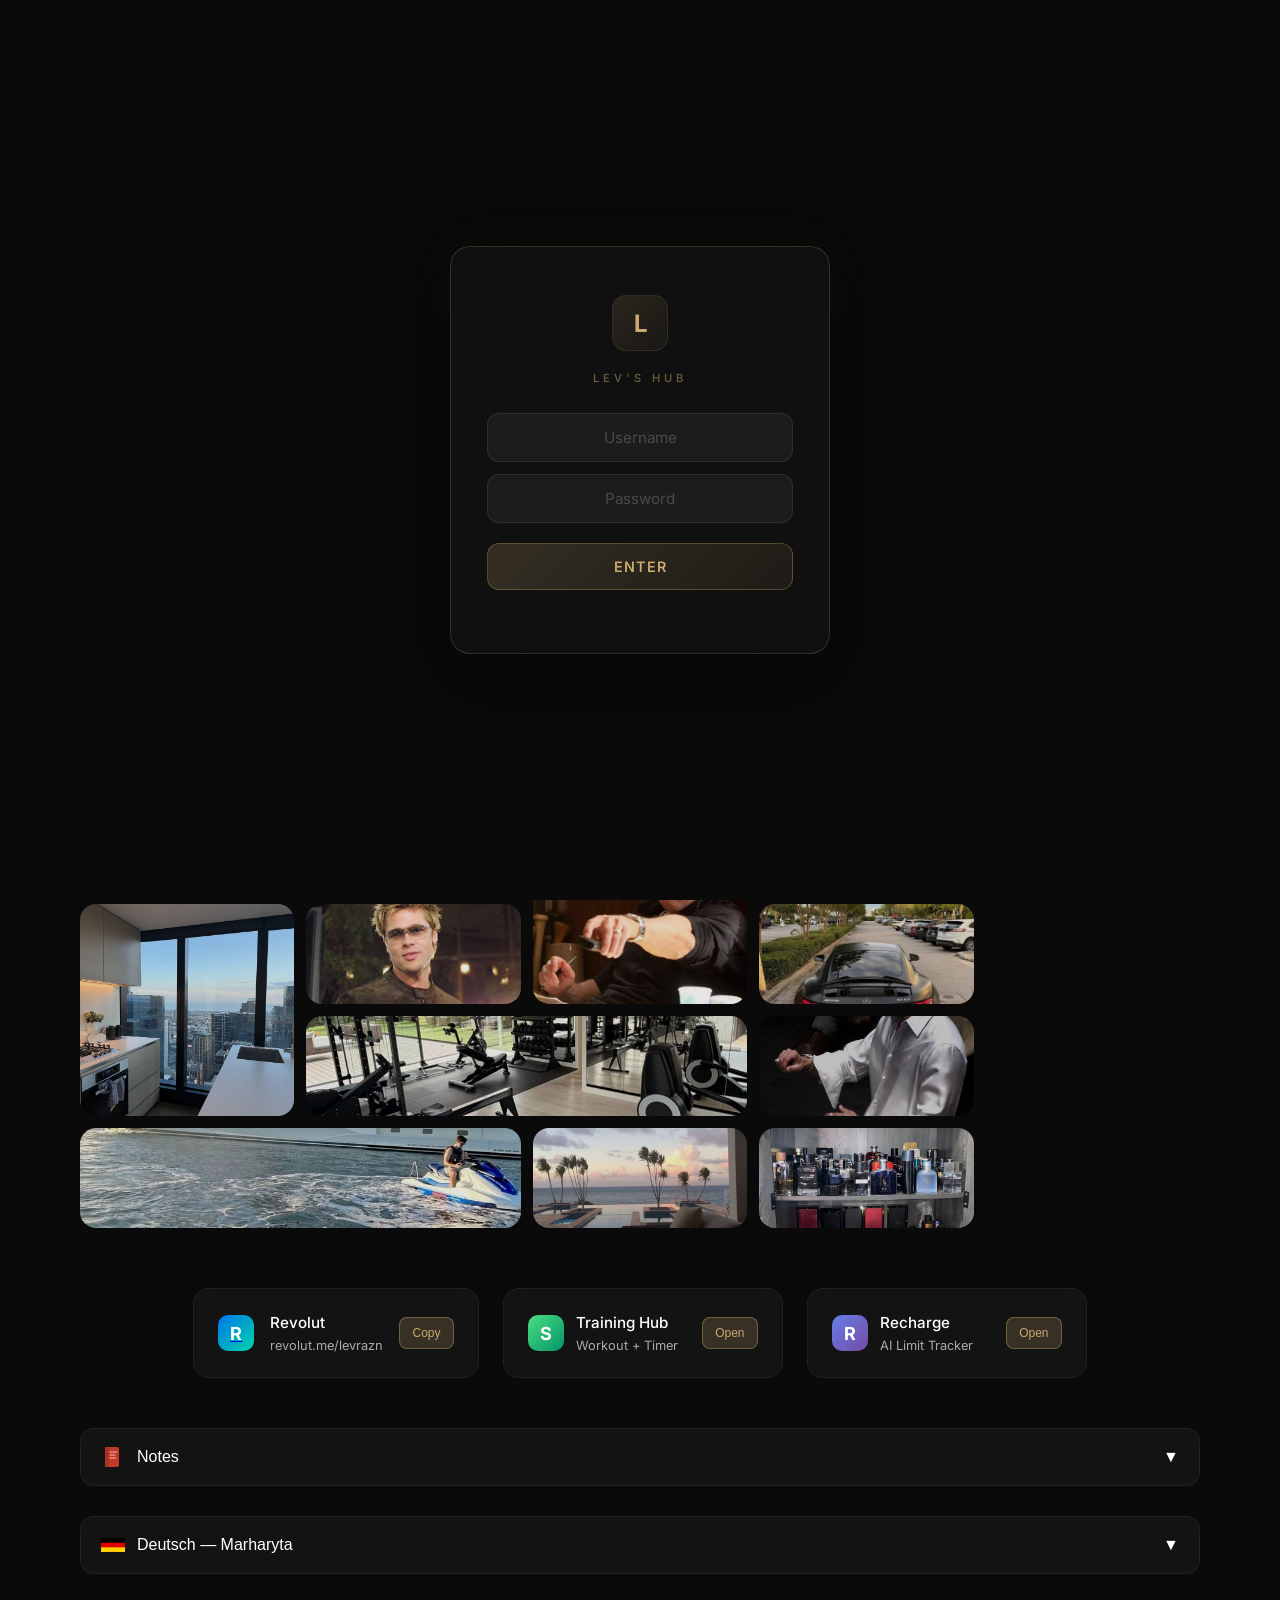
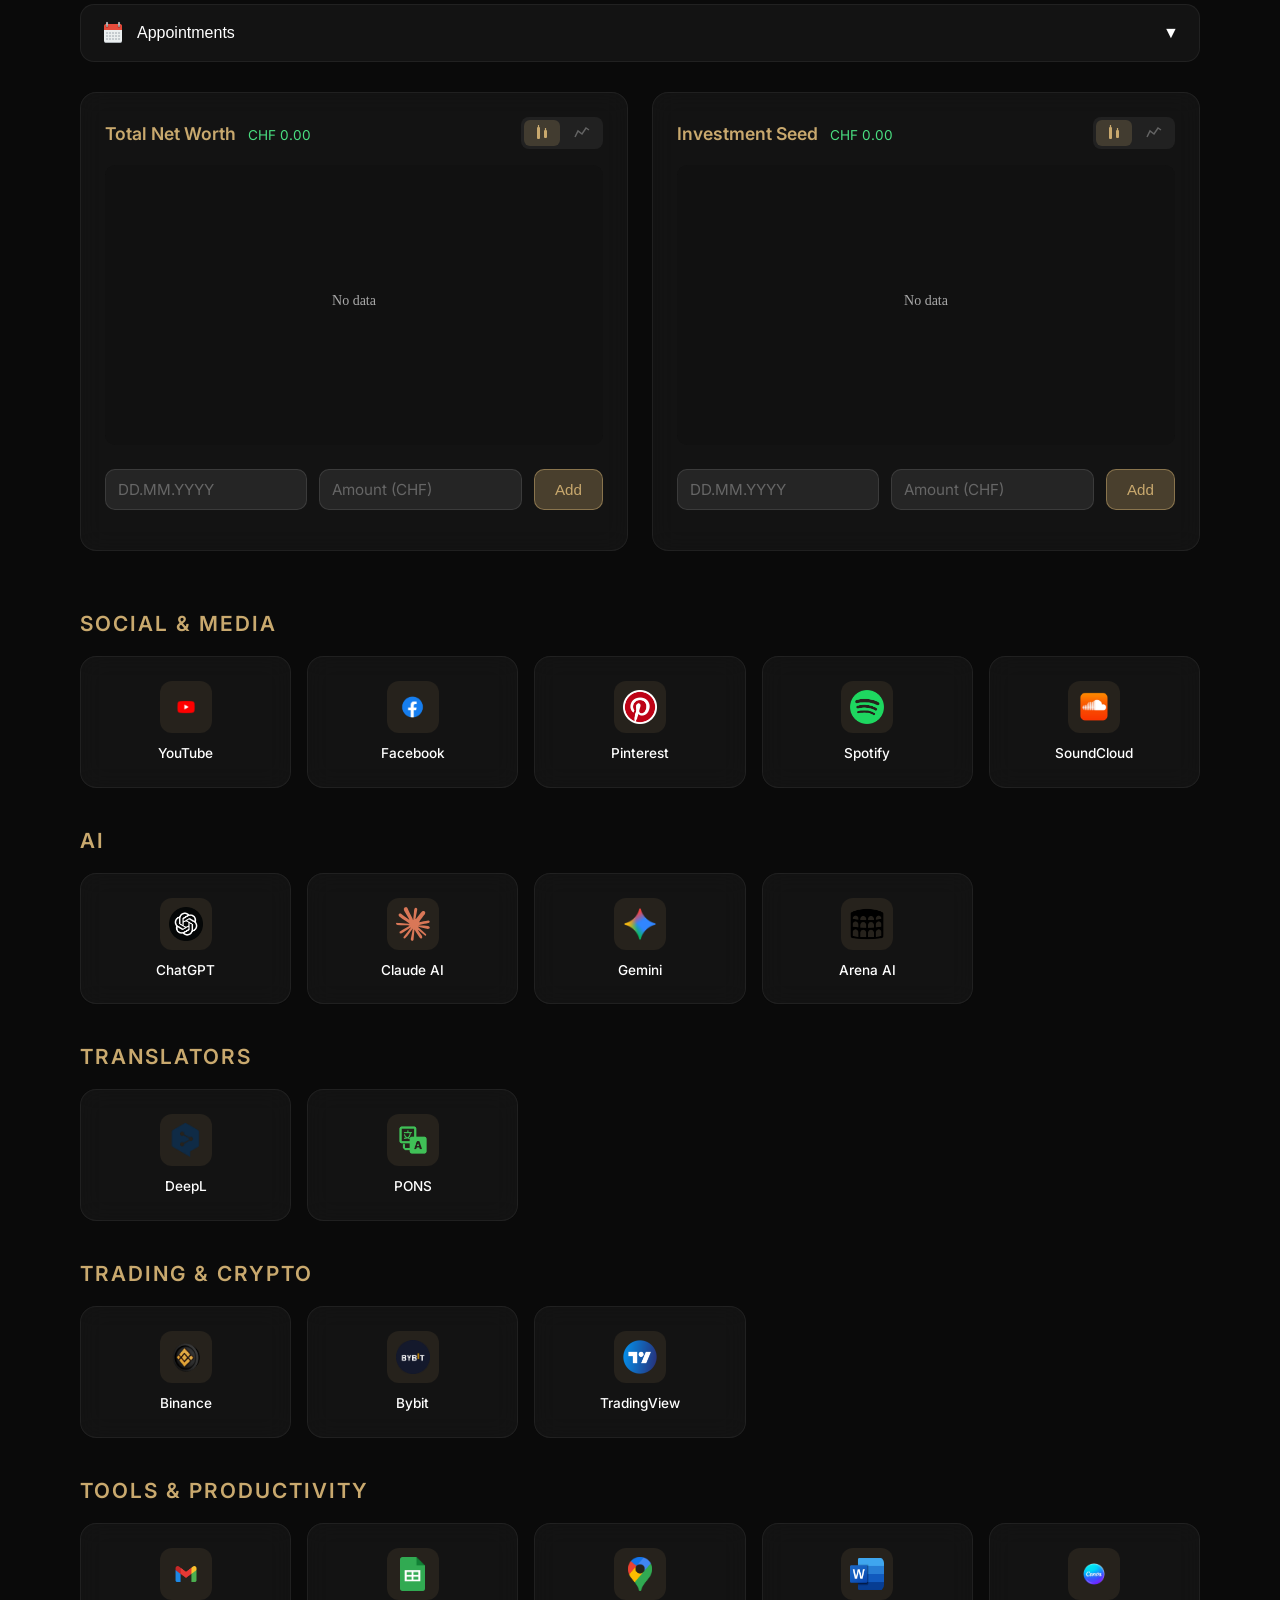
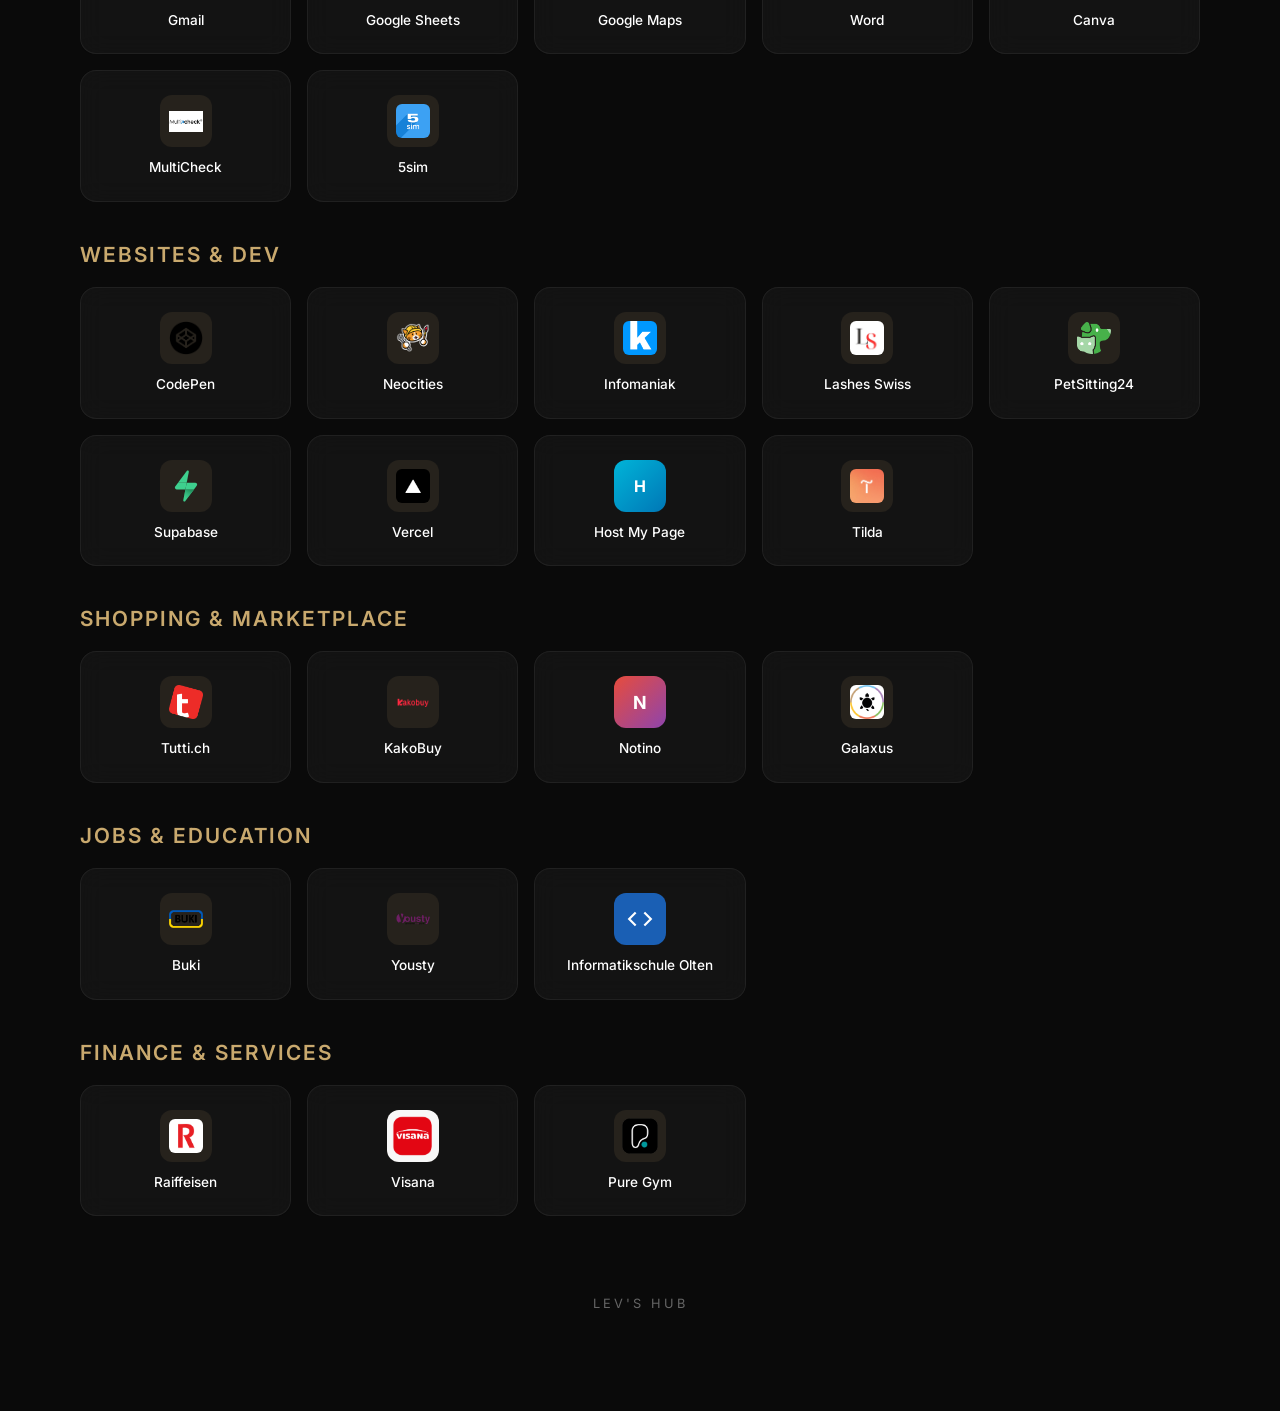
<file: hobby site/index.html>
<!DOCTYPE html>
<html lang="en">
<head>
    <meta charset="UTF-8">
    <meta name="viewport" content="width=device-width, initial-scale=1.0">
    <title>LEV'S HUB</title>
    <link rel="icon" type="image/svg+xml" href="data:image/svg+xml,%3Csvg xmlns='http://www.w3.org/2000/svg' viewBox='0 0 64 64'%3E%3Cdefs%3E%3ClinearGradient id='g' x1='0' y1='0' x2='1' y2='1'%3E%3Cstop offset='0%25' stop-color='%23e8d5a8'/%3E%3Cstop offset='100%25' stop-color='%23c9a96e'/%3E%3C/linearGradient%3E%3C/defs%3E%3Crect width='64' height='64' rx='14' fill='%230a0a0a'/%3E%3Crect x='2' y='2' width='60' height='60' rx='12' fill='none' stroke='url(%23g)' stroke-width='2'/%3E%3Ctext x='32' y='44' font-family='Inter,Arial,sans-serif' font-size='32' font-weight='700' fill='url(%23g)' text-anchor='middle'%3EL%3C/text%3E%3C/svg%3E">
    <link href="https://fonts.googleapis.com/css2?family=Inter:wght@300;400;500;600&display=swap" rel="stylesheet">
    <style>
        * {
            margin: 0;
            padding: 0;
            box-sizing: border-box;
        }

        body {
            font-family: 'Inter', sans-serif;
            background-color: #0a0a0a;
            color: #fff;
            overflow-x: hidden;
            position: relative;
        }

        /* ===== LOGIN SCREEN ===== */
        .login-overlay {
            position: fixed; inset: 0; z-index: 99999;
            display: flex; align-items: center; justify-content: center;
            background: #0a0a0a;
            transition: opacity .5s, visibility .5s;
        }
        .login-overlay.hidden { opacity: 0; visibility: hidden; pointer-events: none; }
        .login-box {
            background: rgba(17,17,17,.95);
            border: 1px solid rgba(201,169,110,.2);
            border-radius: 20px;
            padding: 48px 36px 36px;
            max-width: 380px; width: 90%;
            text-align: center;
            box-shadow: 0 24px 80px rgba(0,0,0,.6), 0 0 60px rgba(201,169,110,.04);
        }
        .login-logo {
            width: 56px; height: 56px;
            margin: 0 auto 20px;
            border-radius: 14px;
            background: linear-gradient(135deg, rgba(201,169,110,.15), rgba(201,169,110,.05));
            border: 1px solid rgba(201,169,110,.2);
            display: flex; align-items: center; justify-content: center;
            font-size: 24px; font-weight: 700;
            background-clip: padding-box;
            color: #c9a96e;
        }
        .login-title {
            font-size: .7rem; font-weight: 500; letter-spacing: 4px;
            text-transform: uppercase; color: rgba(200,170,110,.5);
            margin-bottom: 28px;
        }
        .login-input {
            width: 100%; padding: 14px 18px;
            background: rgba(255,255,255,.05);
            border: 1px solid rgba(255,255,255,.08);
            border-radius: 12px; color: #fff;
            font-family: Inter, sans-serif; font-size: .95rem;
            text-align: center; outline: none;
            margin-bottom: 12px;
            transition: border-color .3s;
        }
        .login-input:focus { border-color: rgba(201,169,110,.35); }
        .login-input::placeholder { color: rgba(255,255,255,.2); }
        .login-btn {
            width: 100%; padding: 14px; margin-top: 8px;
            border-radius: 12px; border: 1px solid rgba(201,169,110,.3);
            background: linear-gradient(135deg, rgba(201,169,110,.2), rgba(201,169,110,.08));
            color: #c9a96e; font-family: Inter, sans-serif;
            font-weight: 600; font-size: .9rem; cursor: pointer;
            letter-spacing: 1px; transition: all .3s;
        }
        .login-btn:hover { background: linear-gradient(135deg, rgba(201,169,110,.3), rgba(201,169,110,.15)); }
        .login-error {
            color: #e74c3c; font-size: .75rem; margin-top: 12px;
            opacity: 0; transition: opacity .3s;
        }
        .login-error.show { opacity: 1; }

        /* Background Slideshow */
        .background-slideshow {
            position: fixed;
            top: 0;
            left: 0;
            width: 100%;
            height: 100%;
            z-index: -1;
            overflow: hidden;
        }

        .bg-img {
            position: absolute;
            top: 0;
            left: 0;
            width: 100%;
            height: 100%;
            object-fit: cover;
            opacity: 0;
            transition: opacity 2s ease-in-out;
            filter: blur(2px) saturate(1.2);
        }

        .bg-img.active {
            opacity: 0.13;
        }

        .bg-overlay {
            position: absolute;
            top: 0;
            left: 0;
            width: 100%;
            height: 100%;
            background:
                radial-gradient(ellipse at 30% 20%, rgba(200,170,110,.08) 0%, transparent 60%),
                radial-gradient(ellipse at 70% 80%, rgba(80,130,200,.06) 0%, transparent 60%),
                linear-gradient(180deg, rgba(10,10,10,.3) 0%, rgba(10,10,10,.65) 100%);
            z-index: 1;
        }

        /* Main Container */
        .container {
            position: relative;
            z-index: 2;
            max-width: 1200px;
            margin: 0 auto;
            padding: 60px 40px 80px;
        }

        /* Header */
        .header {
            text-align: center;
            margin-bottom: 50px;
        }

        .header h1 {
            font-size: 3.5rem;
            font-weight: 600;
            letter-spacing: 8px;
            background: linear-gradient(135deg, #e8d5a8 0%, #fff 40%, #c9a96e 100%);
            -webkit-background-clip: text;
            -webkit-text-fill-color: transparent;
            background-clip: text;
            margin-bottom: 12px;
        }

        .header .subtitle {
            font-size: 0.85rem;
            color: #c9a96e;
            letter-spacing: 3px;
            font-weight: 300;
            margin-bottom: 24px;
        }

        .header-divider {
            height: 2px;
            width: 80px;
            background: linear-gradient(90deg, transparent, #c9a96e, transparent);
            margin: 0 auto;
        }

        /* Fast Access Section */
        .fast-access {
            display: flex;
            gap: 24px;
            margin: 40px 0 50px;
            flex-wrap: wrap;
            justify-content: center;
        }

        .fast-access-card {
            background: rgba(255,255,255,.04);
            border: 1px solid rgba(255,255,255,.06);
            backdrop-filter: blur(12px);
            border-radius: 16px;
            padding: 24px;
            display: flex;
            align-items: center;
            gap: 16px;
            min-width: 280px;
            transition: all 0.3s ease;
        }

        .fast-access-card:hover {
            background: rgba(255,255,255,.06);
            border-color: rgba(201,169,110,.3);
        }

        .fa-avatar {
            width: 52px;
            height: 52px;
            border-radius: 50%;
            border: 2px solid transparent;
            transition: all 0.3s ease;
            cursor: pointer;
            object-fit: cover;
        }

        .fast-access-card:hover .fa-avatar {
            border-color: #c9a96e;
            transform: scale(1.05);
        }

        .fa-content {
            flex: 1;
        }

        .fa-label {
            font-size: 0.95rem;
            font-weight: 500;
            margin-bottom: 6px;
        }

        .fa-sublabel {
            font-size: 0.8rem;
            color: #aaa;
        }

        .copy-btn, .unlock-btn {
            padding: 8px 12px;
            background: rgba(201,169,110,.2);
            border: 1px solid rgba(201,169,110,.4);
            border-radius: 8px;
            color: #c9a96e;
            cursor: pointer;
            font-size: 0.75rem;
            font-weight: 500;
            transition: all 0.3s ease;
        }

        .copy-btn:hover, .unlock-btn:hover {
            background: rgba(201,169,110,.3);
            border-color: #c9a96e;
        }

        .copy-feedback {
            position: fixed;
            bottom: 20px;
            right: 20px;
            background: #c9a96e;
            color: #0a0a0a;
            padding: 12px 20px;
            border-radius: 8px;
            font-weight: 500;
            font-size: 0.9rem;
            z-index: 1000;
            animation: slideIn 0.3s ease;
        }

        @keyframes slideIn {
            from {
                transform: translateX(100%);
                opacity: 0;
            }
            to {
                transform: translateX(0);
                opacity: 1;
            }
        }


        /* Gallery */
        .gallery {
            display: grid;
            grid-template-columns: repeat(5, 1fr);
            gap: 12px;
            margin-bottom: 60px;
            grid-auto-rows: 100px;
        }

        .gallery-item {
            border-radius: 16px;
            overflow: hidden;
            cursor: pointer;
            transition: all 0.3s ease;
            position: relative;
        }

        .gallery-item img {
            width: 100%;
            height: 100%;
            object-fit: cover;
            transition: all 0.3s ease;
            filter: brightness(0.9) saturate(1);
        }

        .gallery-item:hover img {
            transform: scale(1.08);
            filter: brightness(1.1) saturate(1.3);
        }

        .gallery-item.tall {
            grid-row: span 2;
        }

        .gallery-item.wide {
            grid-column: span 2;
        }

        /* Section Title */
        .section-title {
            font-size: 1.3rem;
            font-weight: 600;
            color: #c9a96e;
            margin-bottom: 20px;
            margin-top: 40px;
            text-transform: uppercase;
            letter-spacing: 2px;
        }

        /* Accordion */
        .accordion {
            margin-bottom: 30px;
        }

        .accordion-toggle {
            display: flex;
            align-items: center;
            gap: 12px;
            width: 100%;
            background: rgba(255,255,255,.04);
            border: 1px solid rgba(255,255,255,.06);
            padding: 16px 20px;
            border-radius: 14px;
            color: #fff;
            cursor: pointer;
            font-weight: 500;
            transition: all 0.3s ease;
            font-size: 1rem;
        }

        .accordion-toggle:hover {
            background: rgba(255,255,255,.06);
            border-color: rgba(201,169,110,.3);
        }

        .accordion-toggle img {
            width: 24px;
            height: 24px;
            object-fit: contain;
        }

        .accordion-toggle .chevron {
            margin-left: auto;
            transition: transform 0.3s ease;
            width: 16px;
            height: 16px;
            display: flex;
            align-items: center;
            justify-content: center;
        }

        .accordion-toggle.active .chevron {
            transform: rotate(180deg);
        }

        .accordion-content {
            display: none;
            padding-top: 20px;
        }

        .accordion-content.active {
            display: block;
        }

        /* Deutsch Section */
        .deutsch-inner {
            display: grid;
            grid-template-columns: repeat(2, 1fr);
            gap: 20px;
        }

        .deutsch-card {
            background: rgba(255,255,255,.04);
            border: 1px solid rgba(255,255,255,.06);
            backdrop-filter: blur(12px);
            border-radius: 14px;
            padding: 20px;
        }

        .deutsch-card h3 {
            font-size: 1rem;
            font-weight: 600;
            margin-bottom: 16px;
            color: #c9a96e;
        }

        .zoom-link {
            display: flex;
            flex-direction: column;
            gap: 12px;
        }

        .zoom-link a {
            color: #4a9eff;
            text-decoration: none;
            font-weight: 500;
            transition: color 0.3s ease;
            word-break: break-all;
        }

        .zoom-link a:hover {
            color: #7ab8ff;
        }

        .zoom-details {
            font-size: 0.85rem;
            color: #aaa;
            line-height: 1.6;
        }

        .lesson-counter {
            margin-top: 12px;
            padding: 12px;
            background: rgba(201,169,110,.1);
            border-radius: 8px;
            display: flex;
            align-items: center;
            gap: 12px;
            justify-content: space-between;
        }

        .lesson-counter-value {
            font-weight: 600;
            color: #c9a96e;
            font-size: 1.3rem;
        }

        .lesson-counter-label {
            font-size: 0.85rem;
            color: #aaa;
        }

        /* Schedule Grid */
        .schedule-grid {
            display: grid;
            grid-template-columns: repeat(7, 1fr);
            gap: 8px;
            margin-bottom: 12px;
        }

        .schedule-day {
            display: flex;
            flex-direction: column;
            align-items: center;
            gap: 6px;
        }

        .schedule-day-label {
            font-size: 0.75rem;
            font-weight: 600;
            color: #c9a96e;
            text-transform: uppercase;
        }

        .schedule-day input {
            width: 100%;
            padding: 8px;
            background: rgba(255,255,255,.08);
            border: 1px solid rgba(255,255,255,.1);
            border-radius: 6px;
            color: #fff;
            font-size: 0.8rem;
            text-align: center;
        }

        .schedule-day input::placeholder {
            color: #666;
        }

        /* Homework List */
        .hw-list {
            margin-top: 12px;
            max-height: 300px;
            overflow-y: auto;
        }

        .hw-item {
            display: flex;
            align-items: center;
            gap: 8px;
            padding: 8px;
            background: rgba(201,169,110,.05);
            border-radius: 6px;
            margin-bottom: 6px;
            font-size: 0.9rem;
        }

        .hw-item input[type="checkbox"] {
            width: 16px;
            height: 16px;
            cursor: pointer;
        }

        .hw-item.completed {
            opacity: 0.6;
            text-decoration: line-through;
        }

        .hw-delete {
            margin-left: auto;
            background: transparent;
            border: none;
            color: #ff6b6b;
            cursor: pointer;
            font-weight: bold;
            font-size: 1rem;
        }

        /* Appointments Section */
        .appointment-list {
            margin-top: 16px;
            max-height: 400px;
            overflow-y: auto;
        }

        .appointment-item {
            display: flex;
            justify-content: space-between;
            align-items: center;
            padding: 12px;
            background: rgba(201,169,110,.05);
            border-radius: 8px;
            margin-bottom: 8px;
            font-size: 0.9rem;
        }

        .appointment-details {
            flex: 1;
        }

        .appointment-date {
            font-weight: 600;
            color: #c9a96e;
        }

        .appointment-time {
            font-size: 0.85rem;
            color: #aaa;
        }

        .appointment-desc {
            font-size: 0.85rem;
            color: #ddd;
            margin-top: 4px;
        }

        .appointment-delete {
            background: transparent;
            border: none;
            color: #ff6b6b;
            cursor: pointer;
            font-weight: bold;
            font-size: 1.2rem;
            padding: 0 8px;
        }

        /* Notes Section */
        .notes-list {
            margin-top: 16px;
            max-height: 400px;
            overflow-y: auto;
        }

        .note-item {
            display: block;
            padding: 12px;
            background: rgba(201,169,110,.05);
            border-radius: 8px;
            margin-bottom: 8px;
            font-size: 0.9rem;
        }

        .note-title {
            font-weight: 600;
            color: #c9a96e;
            margin-bottom: 4px;
            display: flex;
            justify-content: space-between;
            align-items: center;
        }

        .note-desc {
            color: #ddd;
            white-space: pre-wrap;
            word-break: break-word;
        }

        .note-delete {
            background: transparent;
            border: none;
            color: #ff6b6b;
            cursor: pointer;
            font-weight: bold;
            font-size: 1rem;
        }

        /* Form Elements */
        input, textarea, select {
            background: rgba(255,255,255,.08);
            border: 1px solid rgba(255,255,255,.1);
            border-radius: 10px;
            padding: 10px 12px;
            color: #fff;
            font-family: 'Inter', sans-serif;
            font-size: 0.95rem;
            transition: all 0.3s ease;
        }

        input:focus, textarea:focus, select:focus {
            outline: none;
            background: rgba(255,255,255,.12);
            border-color: rgba(201,169,110,.4);
        }

        input::placeholder, textarea::placeholder {
            color: #666;
        }

        textarea {
            resize: vertical;
            min-height: 80px;
        }

        .form-row {
            display: flex;
            gap: 12px;
            margin-bottom: 12px;
            flex-wrap: wrap;
        }

        .form-row input, .form-row textarea, .form-row select {
            flex: 1;
            min-width: 150px;
        }

        .btn {
            padding: 10px 20px;
            background: rgba(201,169,110,.3);
            border: 1px solid rgba(201,169,110,.5);
            border-radius: 10px;
            color: #c9a96e;
            cursor: pointer;
            font-weight: 500;
            transition: all 0.3s ease;
            font-size: 0.95rem;
        }

        .btn:hover {
            background: rgba(201,169,110,.4);
            border-color: #c9a96e;
        }

        /* Link Cards Grid */
        .links-grid {
            display: grid;
            grid-template-columns: repeat(5, 1fr);
            gap: 16px;
            margin-bottom: 40px;
        }

        .link-card {
            display: flex;
            flex-direction: column;
            align-items: center;
            gap: 12px;
            padding: 24px 16px;
            background: rgba(255,255,255,.04);
            border: 1px solid rgba(255,255,255,.06);
            backdrop-filter: blur(12px);
            border-radius: 16px;
            text-decoration: none;
            color: #fff;
            transition: all 0.3s ease;
        }

        .link-card:hover {
            background: rgba(255,255,255,.06);
            border-color: rgba(201,169,110,.3);
            transform: translateY(-4px);
        }

        .icon-wrap {
            width: 52px;
            height: 52px;
            display: flex;
            align-items: center;
            justify-content: center;
            background: rgba(201,169,110,.1);
            border-radius: 12px;
            transition: all 0.3s ease;
        }

        .link-card:hover .icon-wrap {
            background: rgba(201,169,110,.2);
        }

        .icon-wrap img {
            width: 34px;
            height: 34px;
            object-fit: contain;
            border-radius: 6px;
        }

        .label {
            font-size: 0.85rem;
            font-weight: 500;
            text-align: center;
            line-height: 1.3;
        }

        /* Financial Charts */
        .financial-grid {
            display: grid;
            grid-template-columns: repeat(2, 1fr);
            gap: 24px;
            margin-bottom: 60px;
        }

        .chart-card {
            background: rgba(255,255,255,.04);
            border: 1px solid rgba(255,255,255,.06);
            backdrop-filter: blur(12px);
            border-radius: 16px;
            padding: 24px;
        }

        .chart-card h3 {
            font-size: 1.1rem;
            font-weight: 600;
            margin-bottom: 20px;
            color: #c9a96e;
        }

        .chart-canvas {
            width: 100%;
            height: 280px;
            margin-bottom: 20px;
            background: #111;
            border-radius: 10px;
        }

        .chart-toggle {
            display: flex;
            gap: 4px;
            background: rgba(255,255,255,.06);
            border-radius: 8px;
            padding: 3px;
        }

        .chart-toggle-btn {
            padding: 5px 10px;
            border: none;
            background: transparent;
            color: rgba(255,255,255,.3);
            border-radius: 6px;
            cursor: pointer;
            transition: all .2s;
            display: flex;
            align-items: center;
        }

        .chart-toggle-btn:hover {
            color: rgba(255,255,255,.6);
        }

        .chart-toggle-btn.active {
            background: rgba(201,169,110,.2);
            color: #c9a96e;
        }

        .chart-input-row {
            display: flex;
            gap: 12px;
            margin-bottom: 12px;
            flex-wrap: wrap;
        }

        .chart-input-row input {
            flex: 1;
            min-width: 120px;
        }

        .chart-data-list {
            margin-top: 16px;
            max-height: 200px;
            overflow-y: auto;
            font-size: 0.85rem;
        }

        .chart-data-item {
            display: flex;
            justify-content: space-between;
            align-items: center;
            padding: 8px;
            background: rgba(201,169,110,.05);
            border-radius: 6px;
            margin-bottom: 6px;
        }

        .chart-data-delete {
            background: transparent;
            border: none;
            color: #ff6b6b;
            cursor: pointer;
            font-weight: bold;
        }

        /* Footer */
        .footer {
            text-align: center;
            padding: 40px 0 20px;
            font-size: 0.8rem;
            color: #666;
            letter-spacing: 3px;
        }

        /* Mobile Responsive */
        @media (max-width: 640px) {
            .container {
                padding: 40px 16px 60px;
            }

            .header h1 {
                font-size: 1.5rem;
                letter-spacing: 4px;
            }

            .gallery {
                grid-template-columns: repeat(3, 1fr);
                grid-auto-rows: 80px;
                gap: 6px;
            }

            .links-grid {
                grid-template-columns: repeat(2, 1fr);
                gap: 10px;
            }

            .link-card {
                padding: 22px 10px;
            }

            .deutsch-inner {
                grid-template-columns: 1fr;
            }

            .fast-access {
                flex-direction: column;
            }

            .fast-access-card {
                min-width: unset;
            }

            .chart-canvas {
                height: 200px;
            }

            .financial-grid {
                grid-template-columns: 1fr;
            }

            .section-title {
                font-size: 1.1rem;
            }
        }

        /* Scrollbar Styling */
        ::-webkit-scrollbar {
            width: 8px;
        }

        ::-webkit-scrollbar-track {
            background: rgba(255,255,255,.02);
        }

        ::-webkit-scrollbar-thumb {
            background: rgba(201,169,110,.3);
            border-radius: 4px;
        }

        ::-webkit-scrollbar-thumb:hover {
            background: rgba(201,169,110,.5);
        }
    </style>
</head>
<body>
    <!-- Login Screen -->
    <div class="login-overlay" id="loginOverlay">
        <div class="login-box">
            <div class="login-logo">L</div>
            <div class="login-title">LEV'S HUB</div>
            <input class="login-input" id="loginUser" type="text" placeholder="Username" autocomplete="off">
            <input class="login-input" id="loginPass" type="password" placeholder="Password">
            <button class="login-btn" id="loginBtn">ENTER</button>
            <div class="login-error" id="loginError">Invalid credentials</div>
        </div>
    </div>

    <!-- Background Slideshow -->
    <div class="background-slideshow">
        <img class="bg-img active" id="bg1" src="background1.jpg" alt="">
        <img class="bg-img" id="bg2" src="background2.jpg" alt="">
        <div class="bg-overlay"></div>
    </div>

    <!-- Main Container -->
    <div class="container">
        <!-- Header -->
        <div class="header">
            <h1>LEV'S HUB</h1>
            <div class="subtitle">Лев = Богат, Красив, Счастлив, Здоров</div>
            <div class="header-divider"></div>
        </div>

        <!-- Gallery -->
        <div class="gallery">
            <div class="gallery-item tall"><img src="photo1.jpg" alt=""></div>
            <div class="gallery-item wide"><img src="photo2.jpg" alt=""></div>
            <div class="gallery-item"><img src="photo3.jpg" alt=""></div>
            <div class="gallery-item tall"><img src="photo4.jpg" alt=""></div>
            <div class="gallery-item"><img src="photo5.jpg" alt=""></div>
            <div class="gallery-item"><img src="photo6.jpg" alt=""></div>
            <div class="gallery-item"><img src="photo7.jpg" alt=""></div>
            <div class="gallery-item tall"><img src="photo8.jpg" alt=""></div>
            <div class="gallery-item wide"><img src="photo9.jpg" alt=""></div>
            <div class="gallery-item"><img src="photo10.jpg" alt=""></div>
            <div class="gallery-item"><img src="photo11.jpg" alt=""></div>
            <div class="gallery-item tall"><img src="photo12.jpg" alt=""></div>
            <div class="gallery-item"><img src="photo13.jpg" alt=""></div>
            <div class="gallery-item"><img src="photo14.jpg" alt=""></div>
            <div class="gallery-item"><img src="photo15.jpg" alt=""></div>
            <div class="gallery-item"><img src="photo16.jpg" alt=""></div>
            <div class="gallery-item"><img src="photo17.jpg" alt=""></div>
            <div class="gallery-item wide"><img src="photo18.jpg" alt=""></div>
            <div class="gallery-item"><img src="photo19.jpg" alt=""></div>
            <div class="gallery-item"><img src="photo20.jpg" alt=""></div>
            <div class="gallery-item tall"><img src="photo21.jpg" alt=""></div>
            <div class="gallery-item"><img src="photo23.jpg" alt=""></div>
            <div class="gallery-item"><img src="photo24.jpg" alt=""></div>
            <div class="gallery-item tall"><img src="photo25.jpg" alt=""></div>
            <div class="gallery-item"><img src="photo26.jpg" alt=""></div>
            <div class="gallery-item"><img src="photo27.jpg" alt=""></div>
            <div class="gallery-item wide"><img src="photo28.jpg" alt=""></div>
            <div class="gallery-item"><img src="photo29.jpg" alt=""></div>
            <div class="gallery-item wide"><img src="photo30.jpg" alt=""></div>
            <div class="gallery-item"><img src="photo31.jpg" alt=""></div>
            <div class="gallery-item"><img src="photo32.jpg" alt=""></div>
        </div>

        <!-- Fast Access Section -->
        <div class="fast-access">
            <!-- Revolut -->
            <div class="fast-access-card">
                <a href="https://revolut.me/levrazn" target="_blank" style="display:flex;align-items:center;">
                    <div style="width:36px;height:36px;border-radius:10px;background:linear-gradient(135deg,#0075EB,#00D4AA);display:flex;align-items:center;justify-content:center;font-weight:700;font-size:18px;color:#fff;font-family:Inter,sans-serif;">R</div>
                </a>
                <div class="fa-content">
                    <div class="fa-label">Revolut</div>
                    <div class="fa-sublabel">revolut.me/levrazn</div>
                </div>
                <button class="copy-btn" onclick="copyToClipboard('https://revolut.me/levrazn')">Copy</button>
            </div>

            <!-- Training Hub -->
            <div class="fast-access-card">
                <div style="display: flex; gap: 12px; align-items: center; width: 100%;">
                    <div style="width:36px;height:36px;border-radius:10px;background:linear-gradient(135deg,#4ade80,#059669);display:flex;align-items:center;justify-content:center;font-weight:700;font-size:18px;color:#fff;font-family:Inter,sans-serif;">S</div>
                    <div class="fa-content">
                        <div class="fa-label">Training Hub</div>
                        <div class="fa-sublabel">Workout + Timer</div>
                    </div>
                </div>
                <button class="copy-btn" onclick="window.open('training.html', '_self')">Open</button>
            </div>

            <!-- Recharge -->
            <div class="fast-access-card">
                <div style="display: flex; gap: 12px; align-items: center; width: 100%;">
                    <div style="width:36px;height:36px;border-radius:10px;background:linear-gradient(135deg,#667eea,#764ba2);display:flex;align-items:center;justify-content:center;font-weight:700;font-size:18px;color:#fff;font-family:Inter,sans-serif;">R</div>
                    <div class="fa-content">
                        <div class="fa-label">Recharge</div>
                        <div class="fa-sublabel">AI Limit Tracker</div>
                    </div>
                </div>
                <button class="copy-btn" onclick="window.open('recharge.html', '_self')">Open</button>
            </div>

        </div>

        <!-- Notes Module -->
        <div class="accordion">
            <button class="accordion-toggle" onclick="toggleAccordion(this)">
                <svg width="24" height="24" viewBox="0 0 24 24" fill="none" style="flex-shrink:0;"><rect x="4" y="2" width="14" height="20" rx="2" fill="#c0392b"/><rect x="4" y="2" width="4" height="20" rx="0" fill="#a93226"/><line x1="9" y1="7" x2="16" y2="7" stroke="#f5b7b1" stroke-width="1.2" stroke-linecap="round"/><line x1="9" y1="10" x2="14" y2="10" stroke="#f5b7b1" stroke-width="1.2" stroke-linecap="round"/><line x1="9" y1="13" x2="15" y2="13" stroke="#f5b7b1" stroke-width="1.2" stroke-linecap="round"/></svg>
                <span>Notes</span>
                <div class="chevron">▼</div>
            </button>
            <div class="accordion-content">
                <div class="form-row" style="margin-bottom: 12px;">
                    <input type="text" id="noteTitle" placeholder="Note title" style="flex: 1;">
                    <textarea id="noteDesc" placeholder="Note description" style="flex: 1; min-height: 60px;"></textarea>
                    <button class="btn" onclick="addNote()">Add</button>
                </div>
                <div id="notesList" class="notes-list"></div>
            </div>
        </div>

        <!-- Deutsch Section -->
        <div class="accordion">
            <button class="accordion-toggle" onclick="toggleAccordion(this)">
                <img src="german.icon.png" alt="Deutsch">
                <span>Deutsch — Marharyta</span>
                <div class="chevron">▼</div>
            </button>
            <div class="accordion-content">
                <div class="deutsch-inner">
                    <!-- Card 1: Unterricht -->
                    <div class="deutsch-card">
                        <h3>Unterricht</h3>
                        <div id="zoomData" class="zoom-link" style="display:flex;align-items:center;gap:12px;">
                            <div style="font-size:.75rem;color:rgba(255,255,255,.2);font-style:italic;">Login to see Zoom</div>
                        </div>
                        <div class="lesson-counter">
                            <div>
                                <div class="lesson-counter-label">Lessons</div>
                                <div class="lesson-counter-value" id="lessonCounter">0</div>
                            </div>
                            <div style="display:flex;gap:6px;">
                                <button class="btn" onclick="decrementLessons()" style="padding:8px 14px;font-size:1.1rem;font-weight:600;border-radius:10px;background:rgba(255,107,107,.12);border:1px solid rgba(255,107,107,.25);color:#ff6b6b;cursor:pointer;">−</button>
                                <button class="btn" onclick="incrementLessons()" style="padding:8px 14px;font-size:1.1rem;font-weight:600;border-radius:10px;background:rgba(74,222,128,.12);border:1px solid rgba(74,222,128,.25);color:#4ade80;cursor:pointer;">+</button>
                            </div>
                        </div>
                    </div>

                    <!-- Card 2: Stundenplan -->
                    <div class="deutsch-card">
                        <h3>Stundenplan</h3>
                        <div class="schedule-grid" id="scheduleGrid"></div>
                    </div>

                    <!-- Card 3: Materialien -->
                    <div class="deutsch-card">
                        <h3>Materialien</h3>
                        <div style="display: flex; flex-direction: column; gap: 10px;">
                            <a href="file:///C:/Users/levra/OneDrive/%D0%A0%D0%B0%D0%B1%D0%BE%D1%87%D0%B8%D0%B9%20%D1%81%D1%82%D0%BE%D0%BB/PC/Deutsch%20Marharyta/Hausaufgaben/Pr%C3%A4teritum%20%C3%9Cben/scripts/index.html" target="_blank" style="display:flex;align-items:center;gap:10px;color:#4a9eff;text-decoration:none;font-weight:500;padding:8px 12px;border-radius:10px;background:rgba(74,158,255,.08);border:1px solid rgba(74,158,255,.15);transition:all .25s;">
                                <svg width="22" height="22" viewBox="0 0 24 24" fill="none"><rect x="3" y="1" width="18" height="22" rx="3" fill="#3498db"/><path d="M7 7h10M7 11h10M7 15h6" stroke="#fff" stroke-width="1.3" stroke-linecap="round"/></svg>
                                Präteritum Üben
                            </a>
                            <a href="grammatik_20_tabellen.pdf" target="_blank" style="display:flex;align-items:center;gap:10px;color:#4a9eff;text-decoration:none;font-weight:500;padding:8px 12px;border-radius:10px;background:rgba(74,158,255,.08);border:1px solid rgba(74,158,255,.15);transition:all .25s;">
                                <svg width="22" height="22" viewBox="0 0 24 24" fill="none"><rect x="3" y="1" width="18" height="22" rx="3" fill="#e74c3c"/><path d="M8 8h8M8 12h8M8 16h5" stroke="#fff" stroke-width="1.3" stroke-linecap="round"/><text x="12" y="20" font-size="5" fill="#fff" text-anchor="middle" font-weight="700">PDF</text></svg>
                                Grammatik in 20 Tabellen
                            </a>
                        </div>
                    </div>

                    <!-- Card 4: Hausaufgaben -->
                    <div class="deutsch-card">
                        <h3>Hausaufgaben</h3>
                        <div class="form-row" style="margin-bottom: 12px;">
                            <input type="text" id="hwInput" placeholder="Add homework..." style="flex: 1;">
                            <button class="btn" onclick="addHomework()">Add</button>
                        </div>
                        <div id="hwList" class="hw-list"></div>
                    </div>
                </div>
            </div>
        </div>

        <!-- Appointments -->
        <div class="accordion">
            <button class="accordion-toggle" onclick="toggleAccordion(this)">
                <img src="appointment.icon.png" alt="Appointments">
                <span>Appointments</span>
                <div class="chevron">▼</div>
            </button>
            <div class="accordion-content">
                <div class="form-row">
                    <input type="date" id="apptDate">
                    <input type="time" id="apptTime">
                    <input type="text" id="apptDesc" placeholder="Description" style="flex: 1;">
                    <button class="btn" onclick="addAppointment()">Add</button>
                </div>
                <div id="appointmentList" class="appointment-list"></div>
            </div>
        </div>

        <!-- Financial Trackers -->
        <div class="financial-grid">
            <!-- Chart 1: Total Net Worth -->
            <div class="chart-card">
                <div style="display:flex;align-items:center;justify-content:space-between;margin-bottom:16px;">
                    <h3 style="margin-bottom:0;">Total Net Worth <span id="nwTotal" style="font-size:.85rem;color:#4ade80;font-weight:400;margin-left:8px;">CHF 0.00</span></h3>
                    <div class="chart-toggle">
                        <button class="chart-toggle-btn active" onclick="setChartMode('netWorthChart','candles',this)">
                            <svg width="16" height="16" viewBox="0 0 16 16" fill="currentColor"><rect x="3" y="2" width="3" height="12" rx="1"/><rect x="10" y="5" width="3" height="8" rx="1"/><line x1="4.5" y1="0" x2="4.5" y2="2" stroke="currentColor" stroke-width="1.2"/><line x1="11.5" y1="3" x2="11.5" y2="5" stroke="currentColor" stroke-width="1.2"/></svg>
                        </button>
                        <button class="chart-toggle-btn" onclick="setChartMode('netWorthChart','wave',this)">
                            <svg width="16" height="16" viewBox="0 0 16 16" fill="none" stroke="currentColor" stroke-width="1.5"><path d="M1 12 L4 6 L8 9 L12 3 L15 5"/></svg>
                        </button>
                    </div>
                </div>
                <canvas id="netWorthChart" class="chart-canvas"></canvas>
                <div class="chart-input-row">
                    <input type="text" id="nwDate" placeholder="DD.MM.YYYY" style="width:110px;">
                    <input type="number" id="nwAmount" placeholder="Amount (CHF)" step="0.01">
                    <button class="btn" onclick="addNetWorth()">Add</button>
                </div>
                <div id="nwList" class="chart-data-list"></div>
            </div>

            <!-- Chart 2: Investment Seed -->
            <div class="chart-card">
                <div style="display:flex;align-items:center;justify-content:space-between;margin-bottom:16px;">
                    <h3 style="margin-bottom:0;">Investment Seed <span id="seedTotal" style="font-size:.85rem;color:#4ade80;font-weight:400;margin-left:8px;">CHF 0.00</span></h3>
                    <div class="chart-toggle">
                        <button class="chart-toggle-btn active" onclick="setChartMode('seedChart','candles',this)">
                            <svg width="16" height="16" viewBox="0 0 16 16" fill="currentColor"><rect x="3" y="2" width="3" height="12" rx="1"/><rect x="10" y="5" width="3" height="8" rx="1"/><line x1="4.5" y1="0" x2="4.5" y2="2" stroke="currentColor" stroke-width="1.2"/><line x1="11.5" y1="3" x2="11.5" y2="5" stroke="currentColor" stroke-width="1.2"/></svg>
                        </button>
                        <button class="chart-toggle-btn" onclick="setChartMode('seedChart','wave',this)">
                            <svg width="16" height="16" viewBox="0 0 16 16" fill="none" stroke="currentColor" stroke-width="1.5"><path d="M1 12 L4 6 L8 9 L12 3 L15 5"/></svg>
                        </button>
                    </div>
                </div>
                <canvas id="seedChart" class="chart-canvas"></canvas>
                <div class="chart-input-row">
                    <input type="text" id="seedDate" placeholder="DD.MM.YYYY" style="width:110px;">
                    <input type="number" id="seedAmount" placeholder="Amount (CHF)" step="0.01">
                    <button class="btn" onclick="addSeed()">Add</button>
                </div>
                <div id="seedList" class="chart-data-list"></div>
            </div>
        </div>

        <!-- Links Sections -->
        <!-- Social & Media -->
        <div class="section-title">Social & Media</div>
        <div class="links-grid">
            <a class="link-card" href="https://youtube.com/" target="_blank">
                <div class="icon-wrap"><img src="youtube.icon.png" alt=""></div>
                <span class="label">YouTube</span>
            </a>
            <a class="link-card" href="https://www.facebook.com/" target="_blank">
                <div class="icon-wrap"><img src="facebook.icon.png" alt=""></div>
                <span class="label">Facebook</span>
            </a>
            <a class="link-card" href="https://pinterest.com/" target="_blank">
                <div class="icon-wrap"><img src="pinterest.icon.png" alt=""></div>
                <span class="label">Pinterest</span>
            </a>
            <a class="link-card" href="https://open.spotify.com/" target="_blank">
                <div class="icon-wrap"><img src="Spotify.icon.png" alt=""></div>
                <span class="label">Spotify</span>
            </a>
            <a class="link-card" href="https://soundcloud.com/" target="_blank">
                <div class="icon-wrap"><img src="soundcloud.icon.png" alt=""></div>
                <span class="label">SoundCloud</span>
            </a>
        </div>

        <!-- AI -->
        <div class="section-title">AI</div>
        <div class="links-grid">
            <a class="link-card" href="https://chatgpt.com/" target="_blank">
                <div class="icon-wrap"><img src="chatgpt.icon.png" alt=""></div>
                <span class="label">ChatGPT</span>
            </a>
            <a class="link-card" href="https://claude.ai/" target="_blank">
                <div class="icon-wrap"><img src="claude.icon.svg" alt=""></div>
                <span class="label">Claude AI</span>
            </a>
            <a class="link-card" href="https://gemini.google.com/" target="_blank">
                <div class="icon-wrap"><img src="gemini-color.icon.png" alt=""></div>
                <span class="label">Gemini</span>
            </a>
            <a class="link-card" href="https://arena.ai/leaderboard" target="_blank">
                <div class="icon-wrap"><img src="lmarena-ai.icon.webp" alt=""></div>
                <span class="label">Arena AI</span>
            </a>
        </div>

        <!-- Translators -->
        <div class="section-title">Translators</div>
        <div class="links-grid">
            <a class="link-card" href="https://www.deepl.com/ru/translator" target="_blank">
                <div class="icon-wrap"><img src="deepl-color.icon.png" alt=""></div>
                <span class="label">DeepL</span>
            </a>
            <a class="link-card" href="https://de.pons.com/%C3%BCbersetzung" target="_blank">
                <div class="icon-wrap"><img src="pons.icon.png" alt=""></div>
                <span class="label">PONS</span>
            </a>
        </div>

        <!-- Trading & Crypto -->
        <div class="section-title">Trading & Crypto</div>
        <div class="links-grid">
            <a class="link-card" href="https://www.binance.com/ru" target="_blank">
                <div class="icon-wrap"><img src="binance.icon.png" alt=""></div>
                <span class="label">Binance</span>
            </a>
            <a class="link-card" href="https://www.bybit.com/" target="_blank">
                <div class="icon-wrap"><img src="bybit.icon.png" alt=""></div>
                <span class="label">Bybit</span>
            </a>
            <a class="link-card" href="https://ru.tradingview.com/" target="_blank">
                <div class="icon-wrap"><img src="tradingview_logo.icon.png" alt=""></div>
                <span class="label">TradingView</span>
            </a>
        </div>

        <!-- Tools & Productivity -->
        <div class="section-title">Tools & Productivity</div>
        <div class="links-grid">
            <a class="link-card" href="https://mail.google.com/" target="_blank">
                <div class="icon-wrap"><img src="gmail.icon.webp" alt=""></div>
                <span class="label">Gmail</span>
            </a>
            <a class="link-card" href="https://docs.google.com/spreadsheets/d/1anPRJzyXqCGHT4pTCRE2bn8SyZuoxhmW9rWsEOywrP8/edit?gid=0#gid=0" target="_blank">
                <div class="icon-wrap"><img src="Google_Sheets_2020_Logo.svg.icon.png" alt=""></div>
                <span class="label">Google Sheets</span>
            </a>
            <a class="link-card" href="https://www.google.com/maps" target="_blank">
                <div class="icon-wrap"><img src="Google_Maps_icon_(2020).icon.png" alt=""></div>
                <span class="label">Google Maps</span>
            </a>
            <a class="link-card" href="https://word.cloud.microsoft/" target="_blank">
                <div class="icon-wrap"><img src="Microsoft_Office_Word_(2019–2025).icon.png" alt=""></div>
                <span class="label">Word</span>
            </a>
            <a class="link-card" href="https://canva.com/" target="_blank">
                <div class="icon-wrap"><img src="canva.icon.png" alt=""></div>
                <span class="label">Canva</span>
            </a>
            <a class="link-card" href="https://multicheckk.neocities.org/" target="_blank">
                <div class="icon-wrap"><img src="Multicheck.icon.webp" alt=""></div>
                <span class="label">MultiCheck</span>
            </a>
            <a class="link-card" href="https://5sim.net/" target="_blank">
                <div class="icon-wrap"><img src="5sim.icon.png" alt=""></div>
                <span class="label">5sim</span>
            </a>
        </div>

        <!-- Websites & Dev -->
        <div class="section-title">Websites & Dev</div>
        <div class="links-grid">
            <a class="link-card" href="https://codepen.io/" target="_blank">
                <div class="icon-wrap"><img src="codepen.icon.webp" alt=""></div>
                <span class="label">CodePen</span>
            </a>
            <a class="link-card" href="https://neocities.org/" target="_blank">
                <div class="icon-wrap"><img src="Neocities_Logo.icon.png" alt=""></div>
                <span class="label">Neocities</span>
            </a>
            <a class="link-card" href="https://www.infomaniak.com/en" target="_blank">
                <div class="icon-wrap"><img src="infomaniak.icon.png" alt=""></div>
                <span class="label">Infomaniak</span>
            </a>
            <a class="link-card" href="https://lashesswiss.ch/" target="_blank">
                <div class="icon-wrap"><img src="lashesswiss.icon.png" alt=""></div>
                <span class="label">Lashes Swiss</span>
            </a>
            <a class="link-card" href="https://petsitting24.ch/" target="_blank">
                <div class="icon-wrap"><img src="petsitting24.icon.png" alt=""></div>
                <span class="label">PetSitting24</span>
            </a>
            <a class="link-card" href="https://supabase.com/" target="_blank">
                <div class="icon-wrap"><img src="supabase.icon.svg" alt=""></div>
                <span class="label">Supabase</span>
            </a>
            <a class="link-card" href="https://vercel.com/" target="_blank">
                <div class="icon-wrap"><img src="vercel.icon.png" alt=""></div>
                <span class="label">Vercel</span>
            </a>
            <a class="link-card" href="https://host-my-page.com/" target="_blank">
                <div class="icon-wrap" style="background:linear-gradient(135deg,#00b4d8,#0077b6);"><span style="font-weight:700;font-size:16px;color:#fff;">H</span></div>
                <span class="label">Host My Page</span>
            </a>
            <a class="link-card" href="https://tilda.cc/" target="_blank">
                <div class="icon-wrap"><img src="Tilda_Logo.icon.jpg" alt=""></div>
                <span class="label">Tilda</span>
            </a>
        </div>

        <!-- Shopping & Marketplace -->
        <div class="section-title">Shopping & Marketplace</div>
        <div class="links-grid">
            <a class="link-card" href="https://www.tutti.ch/de" target="_blank">
                <div class="icon-wrap"><img src="tutti.icon.png" alt=""></div>
                <span class="label">Tutti.ch</span>
            </a>
            <a class="link-card" href="https://www.kakobuy.com/" target="_blank">
                <div class="icon-wrap"><img src="kakobuy.icon.png" alt=""></div>
                <span class="label">KakoBuy</span>
            </a>
            <a class="link-card" href="https://www.notino.ch/" target="_blank">
                <div class="icon-wrap" style="background:linear-gradient(135deg,#e74c3c,#8e44ad);"><span style="font-weight:700;font-size:18px;color:#fff;">N</span></div>
                <span class="label">Notino</span>
            </a>
            <a class="link-card" href="https://www.galaxus.ch/" target="_blank">
                <div class="icon-wrap"><img src="galaxus.icon.png" alt=""></div>
                <span class="label">Galaxus</span>
            </a>
        </div>

        <!-- Jobs & Education -->
        <div class="section-title">Jobs & Education</div>
        <div class="links-grid">
            <a class="link-card" href="https://buki.com.ua/" target="_blank">
                <div class="icon-wrap"><img src="BUKI_logo_black_ua.icon.png" alt=""></div>
                <span class="label">Buki</span>
            </a>
            <a class="link-card" href="https://www.yousty.ch/de-CH" target="_blank">
                <div class="icon-wrap"><img src="Yousty-Logo.icon.png" alt=""></div>
                <span class="label">Yousty</span>
            </a>
            <a class="link-card" href="https://www.informatikschuleolten.ch/" target="_blank">
                <div class="icon-wrap" style="background:#1a5fb4;">
                    <svg width="26" height="26" viewBox="0 0 24 24" fill="none" stroke="#fff" stroke-width="2">
                        <polyline points="16 18 22 12 16 6"></polyline>
                        <polyline points="8 6 2 12 8 18"></polyline>
                    </svg>
                </div>
                <span class="label">Informatikschule Olten</span>
            </a>
        </div>

        <!-- Finance & Services -->
        <div class="section-title">Finance & Services</div>
        <div class="links-grid">
            <a class="link-card" href="https://www.raiffeisen.ch/" target="_blank">
                <div class="icon-wrap"><img src="raiffaisen.icon.jpg" alt=""></div>
                <span class="label">Raiffeisen</span>
            </a>
            <a class="link-card" href="https://www.visana.ch/" target="_blank">
                <div class="icon-wrap" style="overflow:hidden;"><img src="visana.icon.png" alt="" style="width:56px;height:56px;object-fit:cover;border-radius:0;"></div>
                <span class="label">Visana</span>
            </a>
            <a class="link-card" href="https://www.puregym.swiss/" target="_blank">
                <div class="icon-wrap" style="overflow:hidden;"><img src="puregym.icon.png" alt="" style="width:52px;height:52px;object-fit:cover;border-radius:0;"></div>
                <span class="label">Pure Gym</span>
            </a>
        </div>
        <!-- Footer -->
        <div class="footer">LEV'S HUB</div>
    </div>

    <script>
        // Background Slideshow
        const backgroundImages = [
            'background1.jpg', 'background2.jpg', 'background3.jpg', 'background4.jpg',
            'background5.jpg', 'background6.jpg', 'background7.jpg', 'background8.jpg',
            'background9.jpg', 'background10.jpg', 'background11.jpg'
        ];

        let currentBgIndex = 0;
        let nextBgIndex = 1;
        let bgImages = document.querySelectorAll('.bg-img');

        function shuffleBackgrounds() {
            const randomIndex = Math.floor(Math.random() * backgroundImages.length);
            nextBgIndex = randomIndex;
        }

        function rotateBackground() {
            const currentImg = bgImages[0];
            const nextImg = bgImages[1];

            nextImg.src = backgroundImages[nextBgIndex];
            nextImg.classList.add('active');
            setTimeout(() => {
                currentImg.src = backgroundImages[nextBgIndex];
                currentImg.classList.add('active');
                nextImg.classList.remove('active');
                shuffleBackgrounds();
            }, 2000);

            shuffleBackgrounds();
        }

        setInterval(rotateBackground, 15000);
        rotateBackground();

        // Accordion Toggle
        function toggleAccordion(button) {
            const content = button.nextElementSibling;
            const isActive = button.classList.contains('active');

            document.querySelectorAll('.accordion-toggle').forEach(b => {
                b.classList.remove('active');
                b.nextElementSibling.classList.remove('active');
            });

            if (!isActive) {
                button.classList.add('active');
                content.classList.add('active');
            }
        }

        // Copy to Clipboard
        function copyToClipboard(text) {
            navigator.clipboard.writeText(text).then(() => {
                const feedback = document.createElement('div');
                feedback.className = 'copy-feedback';
                feedback.textContent = 'Copied!';
                document.body.appendChild(feedback);
                setTimeout(() => feedback.remove(), 2000);
            });
        }


        // Notes
        function loadNotes() {
            const notes = JSON.parse(localStorage.getItem('levhub_notes') || '[]');
            const list = document.getElementById('notesList');
            list.innerHTML = '';
            notes.forEach((note, idx) => {
                const item = document.createElement('div');
                item.className = 'note-item';
                item.innerHTML = `
                    <div class="note-title">
                        <span>${note.title}</span>
                        <button class="note-delete" onclick="deleteNote(${idx})">×</button>
                    </div>
                    <div class="note-desc">${note.desc}</div>
                `;
                list.appendChild(item);
            });
        }

        function addNote() {
            const title = document.getElementById('noteTitle').value.trim();
            const desc = document.getElementById('noteDesc').value.trim();
            if (!title || !desc) return alert('Fill all fields');

            const notes = JSON.parse(localStorage.getItem('levhub_notes') || '[]');
            notes.push({ title, desc });
            localStorage.setItem('levhub_notes', JSON.stringify(notes));

            document.getElementById('noteTitle').value = '';
            document.getElementById('noteDesc').value = '';
            loadNotes();
        }

        function deleteNote(idx) {
            const notes = JSON.parse(localStorage.getItem('levhub_notes') || '[]');
            notes.splice(idx, 1);
            localStorage.setItem('levhub_notes', JSON.stringify(notes));
            loadNotes();
        }

        // Deutsch - Lessons
        function loadLessons() {
            const count = parseInt(localStorage.getItem('levhub_lessons') || '0');
            document.getElementById('lessonCounter').textContent = count;
        }

        function incrementLessons() {
            let count = parseInt(localStorage.getItem('levhub_lessons') || '0');
            count++;
            localStorage.setItem('levhub_lessons', count);
            loadLessons();
        }

        function decrementLessons() {
            let count = parseInt(localStorage.getItem('levhub_lessons') || '0');
            if (count > 0) count--;
            localStorage.setItem('levhub_lessons', count);
            loadLessons();
        }

        // Deutsch - Schedule
        function loadSchedule() {
            const days = ['Mon', 'Tue', 'Wed', 'Thu', 'Fri', 'Sat', 'Sun'];
            const grid = document.getElementById('scheduleGrid');
            grid.innerHTML = '';

            const schedule = JSON.parse(localStorage.getItem('levhub_schedule') || '{}');

            days.forEach(day => {
                const dayDiv = document.createElement('div');
                dayDiv.className = 'schedule-day';
                const value = schedule[day] || '';
                dayDiv.innerHTML = `
                    <div class="schedule-day-label">${day}</div>
                    <input type="text" value="${value}" placeholder="--:--"
                           onchange="saveScheduleDay('${day}', this.value)">
                `;
                grid.appendChild(dayDiv);
            });
        }

        function saveScheduleDay(day, value) {
            const schedule = JSON.parse(localStorage.getItem('levhub_schedule') || '{}');
            schedule[day] = value;
            localStorage.setItem('levhub_schedule', JSON.stringify(schedule));
        }

        // Deutsch - Homework
        function loadHomework() {
            const hw = JSON.parse(localStorage.getItem('levhub_hw') || '[]');
            const list = document.getElementById('hwList');
            list.innerHTML = '';
            hw.forEach((item, idx) => {
                const hwDiv = document.createElement('div');
                hwDiv.className = 'hw-item' + (item.done ? ' completed' : '');
                hwDiv.innerHTML = `
                    <input type="checkbox" ${item.done ? 'checked' : ''}
                           onchange="toggleHomework(${idx})">
                    <span>${item.text}</span>
                    <button class="hw-delete" onclick="deleteHomework(${idx})">×</button>
                `;
                list.appendChild(hwDiv);
            });
        }

        function addHomework() {
            const text = document.getElementById('hwInput').value.trim();
            if (!text) return;

            const hw = JSON.parse(localStorage.getItem('levhub_hw') || '[]');
            hw.push({ text, done: false });
            localStorage.setItem('levhub_hw', JSON.stringify(hw));

            document.getElementById('hwInput').value = '';
            loadHomework();
        }

        function toggleHomework(idx) {
            const hw = JSON.parse(localStorage.getItem('levhub_hw') || '[]');
            hw[idx].done = !hw[idx].done;
            localStorage.setItem('levhub_hw', JSON.stringify(hw));
            loadHomework();
        }

        function deleteHomework(idx) {
            const hw = JSON.parse(localStorage.getItem('levhub_hw') || '[]');
            hw.splice(idx, 1);
            localStorage.setItem('levhub_hw', JSON.stringify(hw));
            loadHomework();
        }

        // Appointments
        function loadAppointments() {
            const appts = JSON.parse(localStorage.getItem('levhub_appt') || '[]');
            const list = document.getElementById('appointmentList');
            list.innerHTML = '';

            appts.sort((a, b) => new Date(a.date) - new Date(b.date));

            appts.forEach((appt, idx) => {
                const item = document.createElement('div');
                item.className = 'appointment-item';
                item.innerHTML = `
                    <div class="appointment-details">
                        <div class="appointment-date">${appt.date}</div>
                        <div class="appointment-time">${appt.time}</div>
                        <div class="appointment-desc">${appt.desc}</div>
                    </div>
                    <button class="appointment-delete" onclick="deleteAppointment(${idx})">×</button>
                `;
                list.appendChild(item);
            });
        }

        function addAppointment() {
            const date = document.getElementById('apptDate').value;
            const time = document.getElementById('apptTime').value;
            const desc = document.getElementById('apptDesc').value.trim();
            if (!date || !time || !desc) return alert('Fill all fields');

            const appts = JSON.parse(localStorage.getItem('levhub_appt') || '[]');
            appts.push({ date, time, desc });
            localStorage.setItem('levhub_appt', JSON.stringify(appts));

            document.getElementById('apptDate').value = '';
            document.getElementById('apptTime').value = '';
            document.getElementById('apptDesc').value = '';
            loadAppointments();
        }

        function deleteAppointment(idx) {
            const appts = JSON.parse(localStorage.getItem('levhub_appt') || '[]');
            appts.splice(idx, 1);
            localStorage.setItem('levhub_appt', JSON.stringify(appts));
            loadAppointments();
        }

        // Financial Charts
        // Chart modes storage
        const chartModes = { netWorthChart: 'candles', seedChart: 'candles' };

        function setChartMode(canvasId, mode, btn) {
            chartModes[canvasId] = mode;
            // Update toggle buttons
            btn.parentElement.querySelectorAll('.chart-toggle-btn').forEach(b => b.classList.remove('active'));
            btn.classList.add('active');
            // Redraw
            const key = canvasId === 'netWorthChart' ? 'levhub_networth' : 'levhub_seed';
            const data = JSON.parse(localStorage.getItem(key) || '[]');
            drawChart(canvasId, data);
        }

        function drawChart(canvasId, data) {
            const mode = chartModes[canvasId] || 'candles';
            const canvas = document.getElementById(canvasId);
            const ctx = canvas.getContext('2d');
            const width = canvas.offsetWidth;
            const height = canvas.offsetHeight;
            canvas.width = width;
            canvas.height = height;

            if (data.length === 0) {
                ctx.fillStyle = '#aaa';
                ctx.font = '14px Inter';
                ctx.textAlign = 'center';
                ctx.fillText('No data', width / 2, height / 2);
                return;
            }

            const padding = { top: 20, right: 15, bottom: 30, left: 55 };
            const chartWidth = width - padding.left - padding.right;
            const chartHeight = height - padding.top - padding.bottom;

            const sortedData = [...data].sort((a, b) => new Date(a.date) - new Date(b.date));
            const amounts = sortedData.map(d => parseFloat(d.amount));

            // Build cumulative totals (running balance)
            let running = 0;
            const levels = [0];
            amounts.forEach(a => { running += a; levels.push(running); });
            // levels[0]=0, levels[1]=after first entry, etc.

            const allLevels = levels;
            const minLevel = Math.min(...allLevels);
            const maxLevel = Math.max(...allLevels);
            const range = maxLevel - minLevel || 1;

            // Draw background
            ctx.fillStyle = '#111';
            ctx.fillRect(0, 0, width, height);

            // Draw grid
            ctx.strokeStyle = '#1a1a1a';
            ctx.lineWidth = 1;
            for (let i = 0; i <= 4; i++) {
                const y = padding.top + (chartHeight / 4) * i;
                ctx.beginPath();
                ctx.moveTo(padding.left, y);
                ctx.lineTo(width - padding.right, y);
                ctx.stroke();
            }

            function yPos(val) {
                return padding.top + chartHeight - ((val - minLevel) / range) * chartHeight;
            }

            const n = sortedData.length;
            const candleGap = 3;
            const maxCandleW = 18;
            const totalCandleWidth = Math.min(chartWidth / n, maxCandleW + candleGap);
            const candleWidth = Math.min(Math.max(totalCandleWidth - candleGap, 4), maxCandleW);
            const chartStartX = padding.left + (chartWidth - totalCandleWidth * n) / 2;

            if (mode === 'candles') {
                // BINANCE-STYLE CANDLES
                sortedData.forEach((point, idx) => {
                    const amount = amounts[idx];
                    const open = levels[idx];
                    const close = levels[idx + 1];
                    const isPositive = amount >= 0;
                    const color = isPositive ? '#4ade80' : '#ff6b6b';

                    const xCenter = chartStartX + (idx + 0.5) * totalCandleWidth;
                    const yOpen = yPos(open);
                    const yClose = yPos(close);
                    const top = Math.min(yOpen, yClose);
                    const bodyH = Math.abs(yOpen - yClose) || 2;

                    // Wick
                    ctx.strokeStyle = color;
                    ctx.lineWidth = 1;
                    ctx.beginPath();
                    ctx.moveTo(xCenter, top - 3);
                    ctx.lineTo(xCenter, top + bodyH + 3);
                    ctx.stroke();

                    // Body
                    ctx.fillStyle = color;
                    ctx.fillRect(xCenter - candleWidth / 2, top, candleWidth, bodyH);
                });
            } else {
                // WAVE / LINE MODE
                const points = sortedData.map((p, idx) => ({
                    x: chartStartX + (idx + 0.5) * totalCandleWidth,
                    y: yPos(levels[idx + 1])
                }));

                const lastTotal = levels[levels.length - 1];
                const lineColor = lastTotal >= 0 ? '#4ade80' : '#ff6b6b';
                const grad = ctx.createLinearGradient(0, padding.top, 0, height - padding.bottom);
                grad.addColorStop(0, lastTotal >= 0 ? 'rgba(74,222,128,.2)' : 'rgba(255,107,107,.2)');
                grad.addColorStop(1, 'rgba(0,0,0,0)');

                ctx.beginPath();
                ctx.moveTo(points[0].x, yPos(0));
                points.forEach(p => ctx.lineTo(p.x, p.y));
                ctx.lineTo(points[points.length - 1].x, yPos(0));
                ctx.closePath();
                ctx.fillStyle = grad;
                ctx.fill();

                ctx.strokeStyle = lineColor;
                ctx.lineWidth = 2.5;
                ctx.lineJoin = 'round';
                ctx.lineCap = 'round';
                ctx.beginPath();
                points.forEach((p, i) => i === 0 ? ctx.moveTo(p.x, p.y) : ctx.lineTo(p.x, p.y));
                ctx.stroke();

                ctx.fillStyle = lineColor;
                points.forEach(p => {
                    ctx.beginPath();
                    ctx.arc(p.x, p.y, 3, 0, Math.PI * 2);
                    ctx.fill();
                });
            }

            // Date labels DD.MM
            ctx.fillStyle = '#666';
            ctx.font = '10px Inter';
            ctx.textAlign = 'center';
            const maxLabels = Math.floor(chartWidth / 45);
            const labelStep = Math.max(1, Math.ceil(n / maxLabels));
            sortedData.forEach((point, idx) => {
                if (idx % labelStep !== 0 && idx !== n - 1) return;
                const xPos = chartStartX + (idx + 0.5) * totalCandleWidth;
                const parts = point.date.split('-');
                const label = parts.length === 3 ? parts[2] + '.' + parts[1] : point.date.slice(5);
                ctx.fillText(label, xPos, height - 6);
            });

            // Y-axis labels
            ctx.fillStyle = '#c9a96e';
            ctx.font = '11px Inter';
            ctx.textAlign = 'right';
            for (let i = 0; i <= 4; i++) {
                const val = minLevel + (range / 4) * (4 - i);
                const y = padding.top + (chartHeight / 4) * i;
                ctx.fillText(val.toFixed(0), padding.left - 8, y + 4);
            }
        }

        function loadNetWorth() {
            const data = JSON.parse(localStorage.getItem('levhub_networth') || '[]');
            drawChart('netWorthChart', data);
            const total = data.reduce((sum, item) => sum + parseFloat(item.amount), 0);
            const totalEl = document.getElementById('nwTotal');
            if (totalEl) {
                totalEl.textContent = 'CHF ' + total.toFixed(2);
                totalEl.style.color = total >= 0 ? '#4ade80' : '#ff6b6b';
            }
            const list = document.getElementById('nwList');
            list.innerHTML = '';
            data.forEach((item, idx) => {
                const amt = parseFloat(item.amount);
                const itemDiv = document.createElement('div');
                itemDiv.className = 'chart-data-item';
                itemDiv.innerHTML = `
                    <span style="color:${amt >= 0 ? '#4ade80' : '#ff6b6b'}">${item.date.split('-').reverse().join('.')}: ${amt >= 0 ? '+' : ''}${amt.toFixed(2)} CHF</span>
                    <button class="chart-data-delete" onclick="deleteNetWorth(${idx})">×</button>
                `;
                list.appendChild(itemDiv);
            });
        }

        function addNetWorth() {
            const dateRaw = document.getElementById('nwDate').value.trim();
            const amount = document.getElementById('nwAmount').value;
            if (!dateRaw || !amount) return alert('Fill all fields');
            // Parse DD.MM.YYYY to YYYY-MM-DD for sorting
            const parts = dateRaw.split('.');
            const date = parts.length === 3 ? parts[2] + '-' + parts[1].padStart(2,'0') + '-' + parts[0].padStart(2,'0') : dateRaw;

            const data = JSON.parse(localStorage.getItem('levhub_networth') || '[]');
            data.push({ date, amount });
            localStorage.setItem('levhub_networth', JSON.stringify(data));

            document.getElementById('nwDate').value = '';
            document.getElementById('nwAmount').value = '';
            loadNetWorth();
        }

        function deleteNetWorth(idx) {
            const data = JSON.parse(localStorage.getItem('levhub_networth') || '[]');
            data.splice(idx, 1);
            localStorage.setItem('levhub_networth', JSON.stringify(data));
            loadNetWorth();
        }

        function loadSeed() {
            const data = JSON.parse(localStorage.getItem('levhub_seed') || '[]');
            drawChart('seedChart', data);
            const total = data.reduce((sum, item) => sum + parseFloat(item.amount), 0);
            const totalEl = document.getElementById('seedTotal');
            if (totalEl) {
                totalEl.textContent = 'CHF ' + total.toFixed(2);
                totalEl.style.color = total >= 0 ? '#4ade80' : '#ff6b6b';
            }
            const list = document.getElementById('seedList');
            list.innerHTML = '';
            data.forEach((item, idx) => {
                const amt = parseFloat(item.amount);
                const itemDiv = document.createElement('div');
                itemDiv.className = 'chart-data-item';
                itemDiv.innerHTML = `
                    <span style="color:${amt >= 0 ? '#4ade80' : '#ff6b6b'}">${item.date.split('-').reverse().join('.')}: ${amt >= 0 ? '+' : ''}${amt.toFixed(2)} CHF</span>
                    <button class="chart-data-delete" onclick="deleteSeed(${idx})">×</button>
                `;
                list.appendChild(itemDiv);
            });
        }

        function addSeed() {
            const dateRaw = document.getElementById('seedDate').value.trim();
            const amount = document.getElementById('seedAmount').value;
            if (!dateRaw || !amount) return alert('Fill all fields');
            const parts = dateRaw.split('.');
            const date = parts.length === 3 ? parts[2] + '-' + parts[1].padStart(2,'0') + '-' + parts[0].padStart(2,'0') : dateRaw;

            const data = JSON.parse(localStorage.getItem('levhub_seed') || '[]');
            data.push({ date, amount });
            localStorage.setItem('levhub_seed', JSON.stringify(data));

            document.getElementById('seedDate').value = '';
            document.getElementById('seedAmount').value = '';
            loadSeed();
        }

        function deleteSeed(idx) {
            const data = JSON.parse(localStorage.getItem('levhub_seed') || '[]');
            data.splice(idx, 1);
            localStorage.setItem('levhub_seed', JSON.stringify(data));
            loadSeed();
        }

        /* ===== SUPABASE AUTH + PROFILE SYNC ===== */
        const SUPABASE_URL = 'https://pvmdetoukuybxtfehgbx.supabase.co';
        const SUPABASE_KEY = 'eyJhbGciOiJIUzI1NiIsInR5cCI6IkpXVCJ9.eyJpc3MiOiJzdXBhYmFzZSIsInJlZiI6InB2bWRldG91a3V5Ynh0ZmVoZ2J4Iiwicm9sZSI6ImFub24iLCJpYXQiOjE3NzI5NTU3NzQsImV4cCI6MjA4ODUzMTc3NH0.9J4AadFYX4PnVMJS5nGSZfaYGX1s1E5yZvQPgpUsb08';
        const EMAIL_MAP = { 'Lev': 'lev.rzn.office@gmail.com' };

        const SYNC_KEYS = [
            'levhub_networth', 'levhub_seed', 'levhub_notes',
            'levhub_lessons', 'levhub_schedule', 'levhub_hw', 'levhub_appt'
        ];

        let currentProfile = 'Lev';

        /* --- Token management --- */
        function getToken() { return localStorage.getItem('levhub_token'); }

        async function supaAuth(email, password) {
            const res = await fetch(SUPABASE_URL + '/auth/v1/token?grant_type=password', {
                method: 'POST',
                headers: { 'apikey': SUPABASE_KEY, 'Content-Type': 'application/json' },
                body: JSON.stringify({ email, password })
            });
            if (!res.ok) return null;
            return await res.json();
        }

        async function refreshToken() {
            const rt = localStorage.getItem('levhub_refresh');
            if (!rt) return false;
            const res = await fetch(SUPABASE_URL + '/auth/v1/token?grant_type=refresh_token', {
                method: 'POST',
                headers: { 'apikey': SUPABASE_KEY, 'Content-Type': 'application/json' },
                body: JSON.stringify({ refresh_token: rt })
            });
            if (!res.ok) {
                localStorage.removeItem('levhub_token');
                localStorage.removeItem('levhub_refresh');
                return false;
            }
            const d = await res.json();
            localStorage.setItem('levhub_token', d.access_token);
            localStorage.setItem('levhub_refresh', d.refresh_token);
            return true;
        }

        /* --- Authenticated Supabase requests --- */
        async function supaFetch(path, method, body, retry) {
            const token = getToken();
            if (!token) return null;
            const res = await fetch(SUPABASE_URL + '/rest/v1/' + path, {
                method,
                headers: {
                    'apikey': SUPABASE_KEY,
                    'Authorization': 'Bearer ' + token,
                    'Content-Type': 'application/json',
                    'Prefer': method === 'POST' ? 'resolution=merge-duplicates' : 'return=representation'
                },
                body: body ? JSON.stringify(body) : undefined
            });
            if (res.status === 401 && !retry) {
                const ok = await refreshToken();
                if (ok) return supaFetch(path, method, body, true);
                return null;
            }
            if (!res.ok) return null;
            const text = await res.text();
            return text ? JSON.parse(text) : null;
        }

        /* --- Profile load / save --- */
        async function loadProfile(name) {
            const data = await supaFetch('profiles?name=eq.' + encodeURIComponent(name), 'GET');
            if (data && data.length > 0 && data[0].data) {
                Object.keys(data[0].data).forEach(key => {
                    localStorage.setItem(key, typeof data[0].data[key] === 'string' ? data[0].data[key] : JSON.stringify(data[0].data[key]));
                });
            }
        }

        async function saveProfile() {
            if (!getToken()) return;
            const data = {};
            SYNC_KEYS.forEach(key => {
                const val = localStorage.getItem(key);
                if (val) { try { data[key] = JSON.parse(val); } catch(e) { data[key] = val; } }
            });
            await supaFetch('profiles', 'POST', { name: currentProfile, data, updated_at: new Date().toISOString() });
        }

        setInterval(() => { if (getToken()) saveProfile(); }, 30000);
        window.addEventListener('beforeunload', () => { if (getToken()) saveProfile(); });

        function reloadAll() {
            loadNotes(); loadLessons(); loadSchedule();
            loadHomework(); loadAppointments();
            loadNetWorth(); loadSeed();
        }

        /* ===== LOGIN AUTH (Supabase Auth) ===== */
        async function doLogin() {
            const u = document.getElementById('loginUser').value.trim();
            const p = document.getElementById('loginPass').value;
            const email = EMAIL_MAP[u];
            if (!email) { showLoginError(); return; }
            document.getElementById('loginBtn').textContent = '...';
            const result = await supaAuth(email, p);
            document.getElementById('loginBtn').textContent = 'ENTER';
            if (!result || !result.access_token) { showLoginError(); return; }
            localStorage.setItem('levhub_token', result.access_token);
            localStorage.setItem('levhub_refresh', result.refresh_token);
            localStorage.setItem('levhub_profile', 'Lev');
            document.getElementById('loginOverlay').classList.add('hidden');
            await initAfterLogin();
        }

        function showLoginError() {
            document.getElementById('loginError').classList.add('show');
            setTimeout(() => document.getElementById('loginError').classList.remove('show'), 2000);
        }

        async function checkAuth() {
            const token = getToken();
            if (!token) return false;
            return await refreshToken();
        }

        async function initAfterLogin() {
            await loadProfile('Lev');
            reloadAll();
            loadZoomFromProfile();
        }

        /* --- Zoom from Supabase --- */
        function loadZoomFromProfile() {
            const z = localStorage.getItem('levhub_zoom');
            if (z) {
                try {
                    const zoom = JSON.parse(z);
                    const el = document.getElementById('zoomData');
                    if (el && zoom.url) {
                        el.innerHTML = '<a href="' + zoom.url + '" target="_blank" style="display:flex;align-items:center;gap:8px;text-decoration:none;"><svg width="32" height="32" viewBox="0 0 48 48" fill="none"><rect width="48" height="48" rx="12" fill="#2D8CFF"/><path d="M13 17.5a2.5 2.5 0 012.5-2.5h11a2.5 2.5 0 012.5 2.5v9a2.5 2.5 0 01-2.5 2.5h-11a2.5 2.5 0 01-2.5-2.5v-9z" fill="#fff"/><path d="M31 19.5l4-2.5v10l-4-2.5v-5z" fill="#fff"/></svg></a>'
                            + '<div style="font-size:.75rem;color:rgba(255,255,255,.35);">Join Zoom<br><span style="font-size:.65rem;">ID: ' + (zoom.id||'') + ' &middot; Code: ' + (zoom.code||'') + '</span></div>';
                    }
                } catch(e) {}
            }
        }

        // Initial Load
        window.addEventListener('DOMContentLoaded', async () => {
            reloadAll();
            const authed = await checkAuth();
            if (authed) {
                document.getElementById('loginOverlay').classList.add('hidden');
                await loadProfile('Lev');
                reloadAll();
                loadZoomFromProfile();
            }
            document.getElementById('loginBtn').addEventListener('click', doLogin);
            document.getElementById('loginPass').addEventListener('keypress', e => { if(e.key==='Enter') doLogin(); });
            document.getElementById('loginUser').addEventListener('keypress', e => { if(e.key==='Enter') document.getElementById('loginPass').focus(); });
        });

        // Redraw charts on window resize
        window.addEventListener('resize', () => {
            const nwData = JSON.parse(localStorage.getItem('levhub_networth') || '[]');
            const seedData = JSON.parse(localStorage.getItem('levhub_seed') || '[]');
            if (nwData.length > 0) drawChart('netWorthChart', nwData);
            if (seedData.length > 0) drawChart('seedChart', seedData);
        });
    </script>
</body>
</html>
</file>
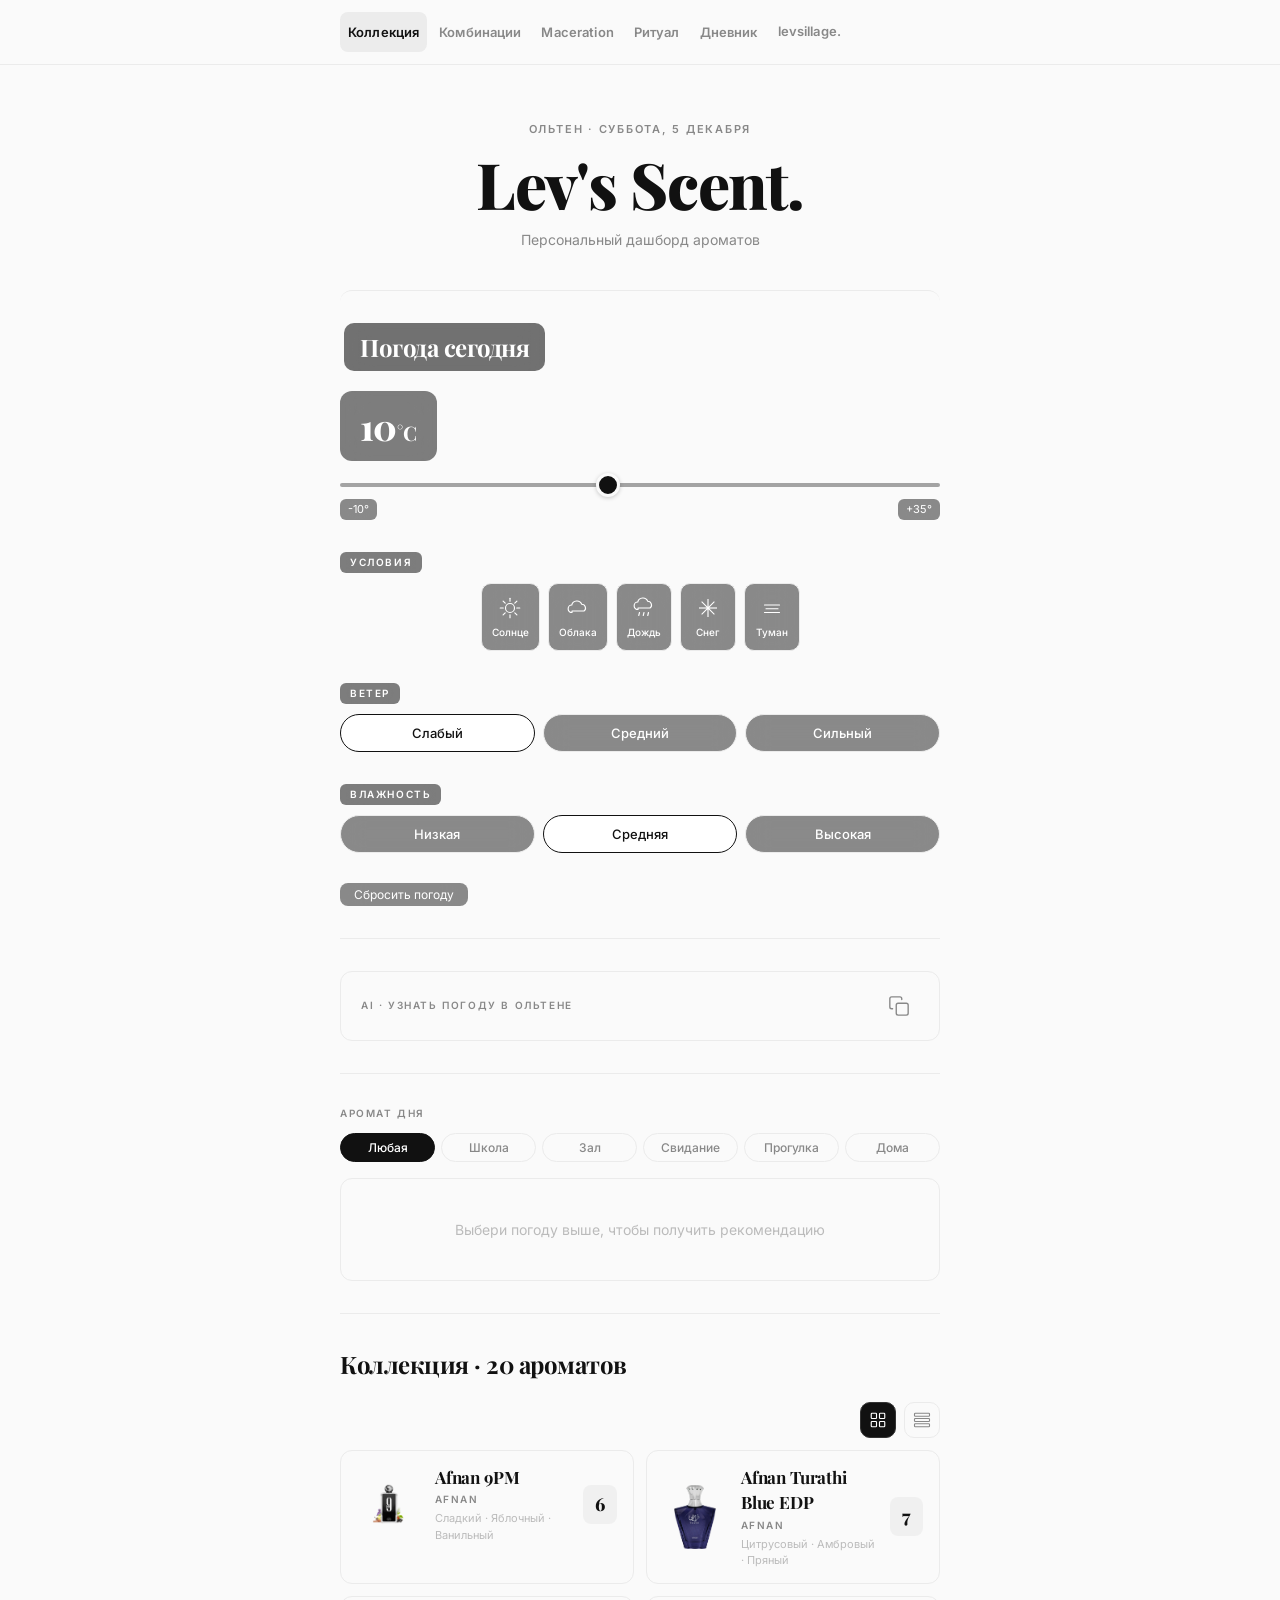
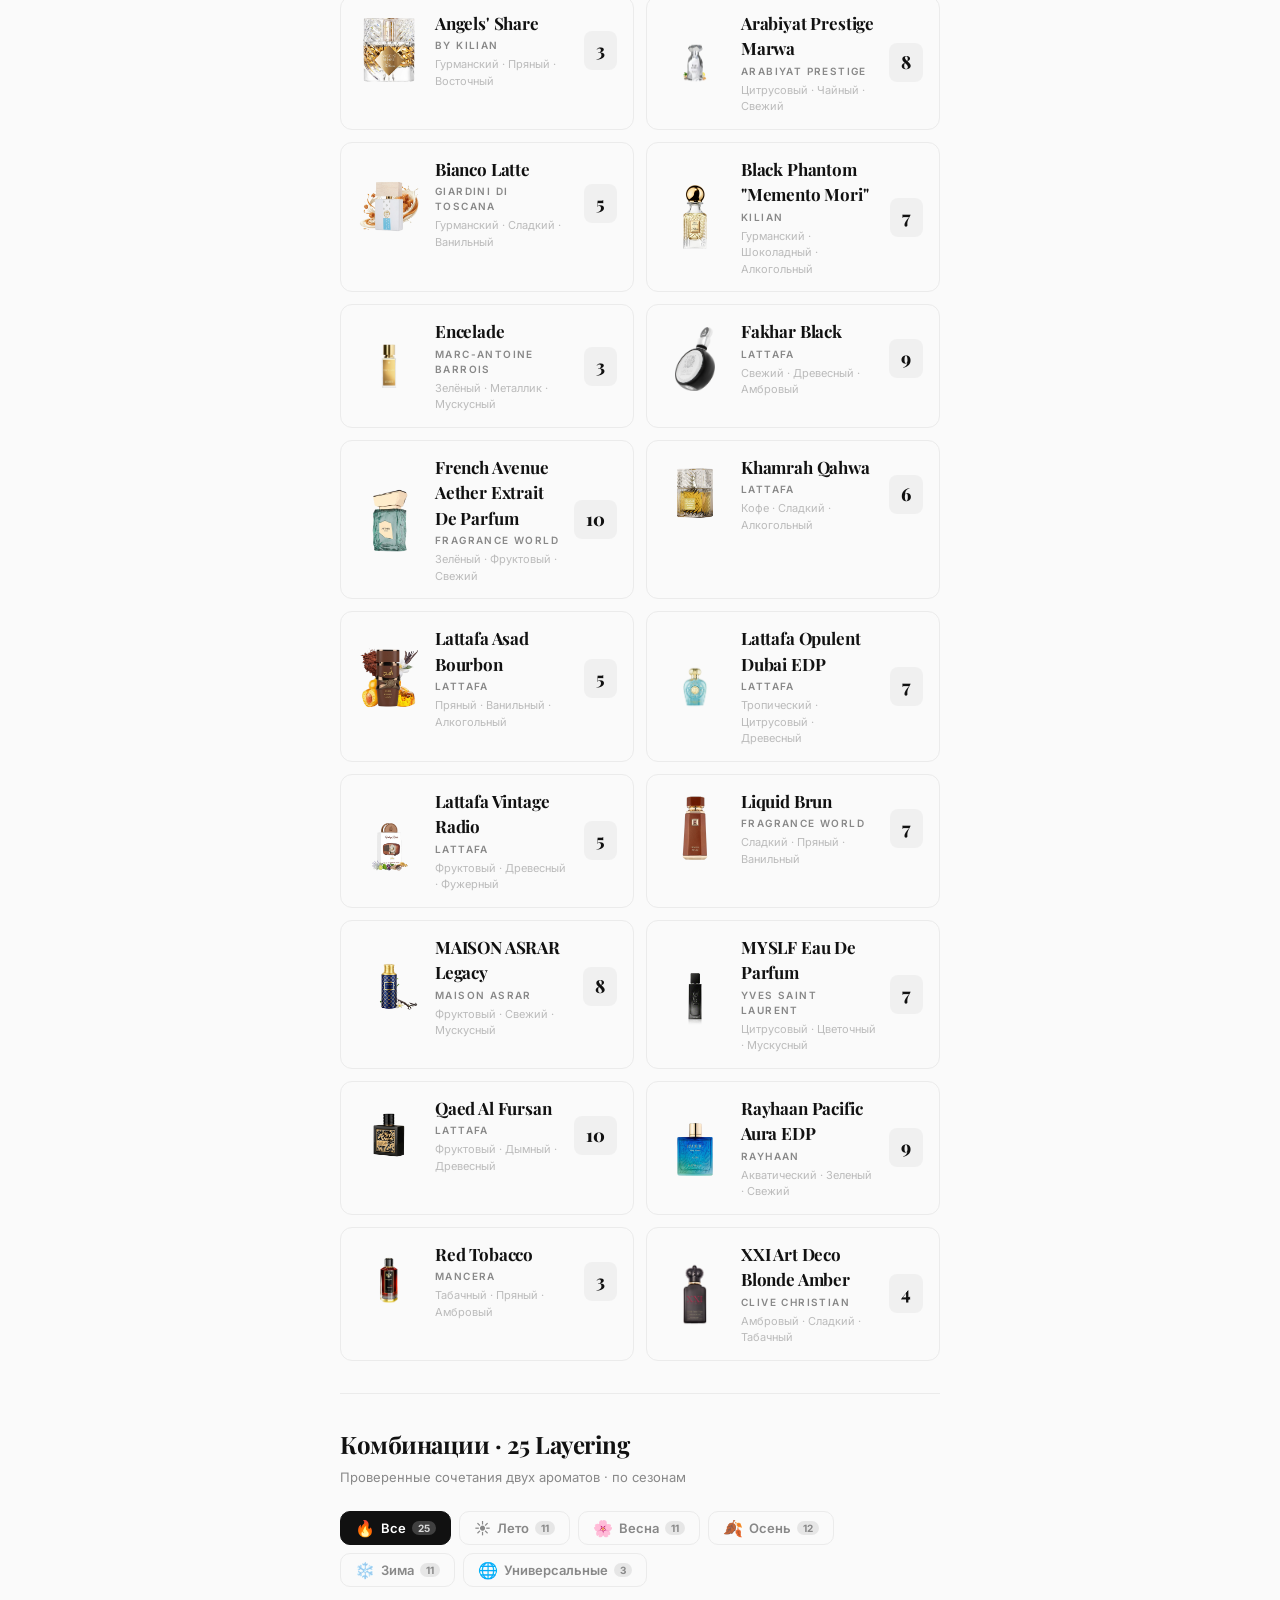
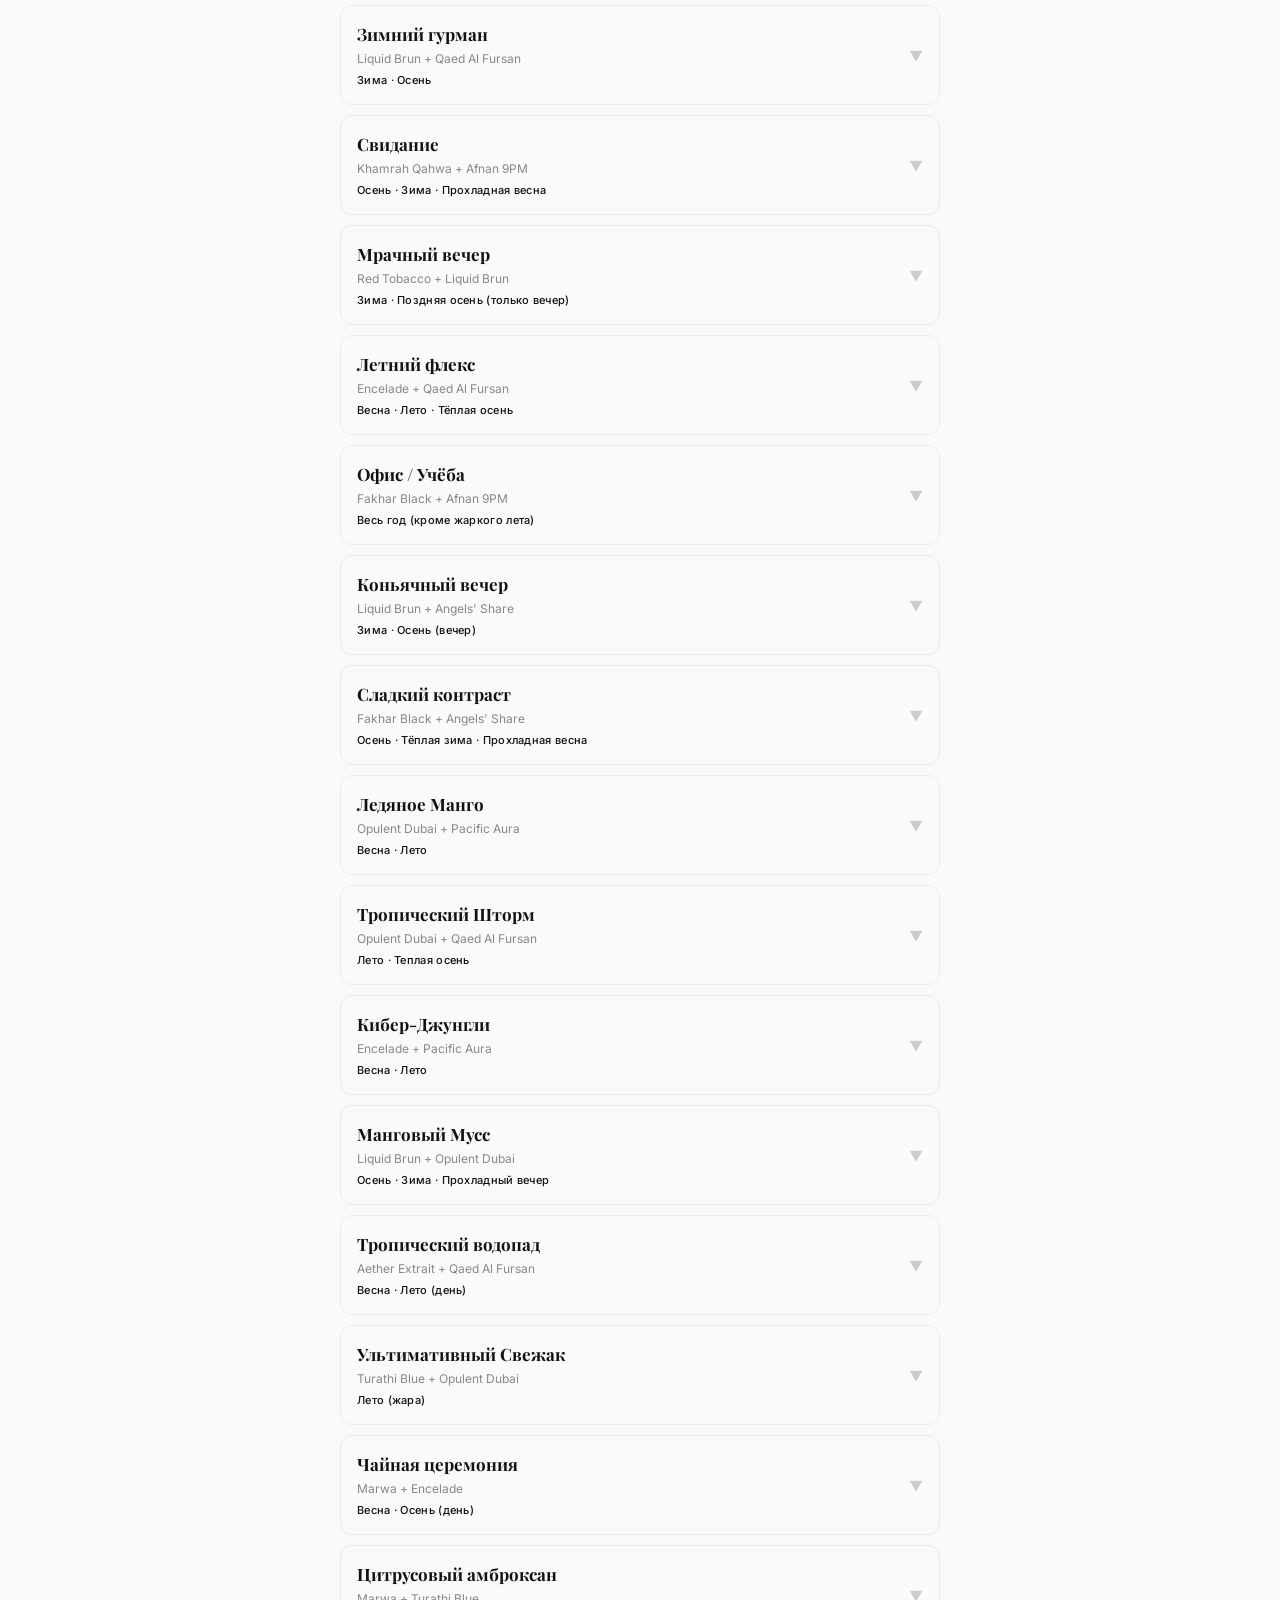
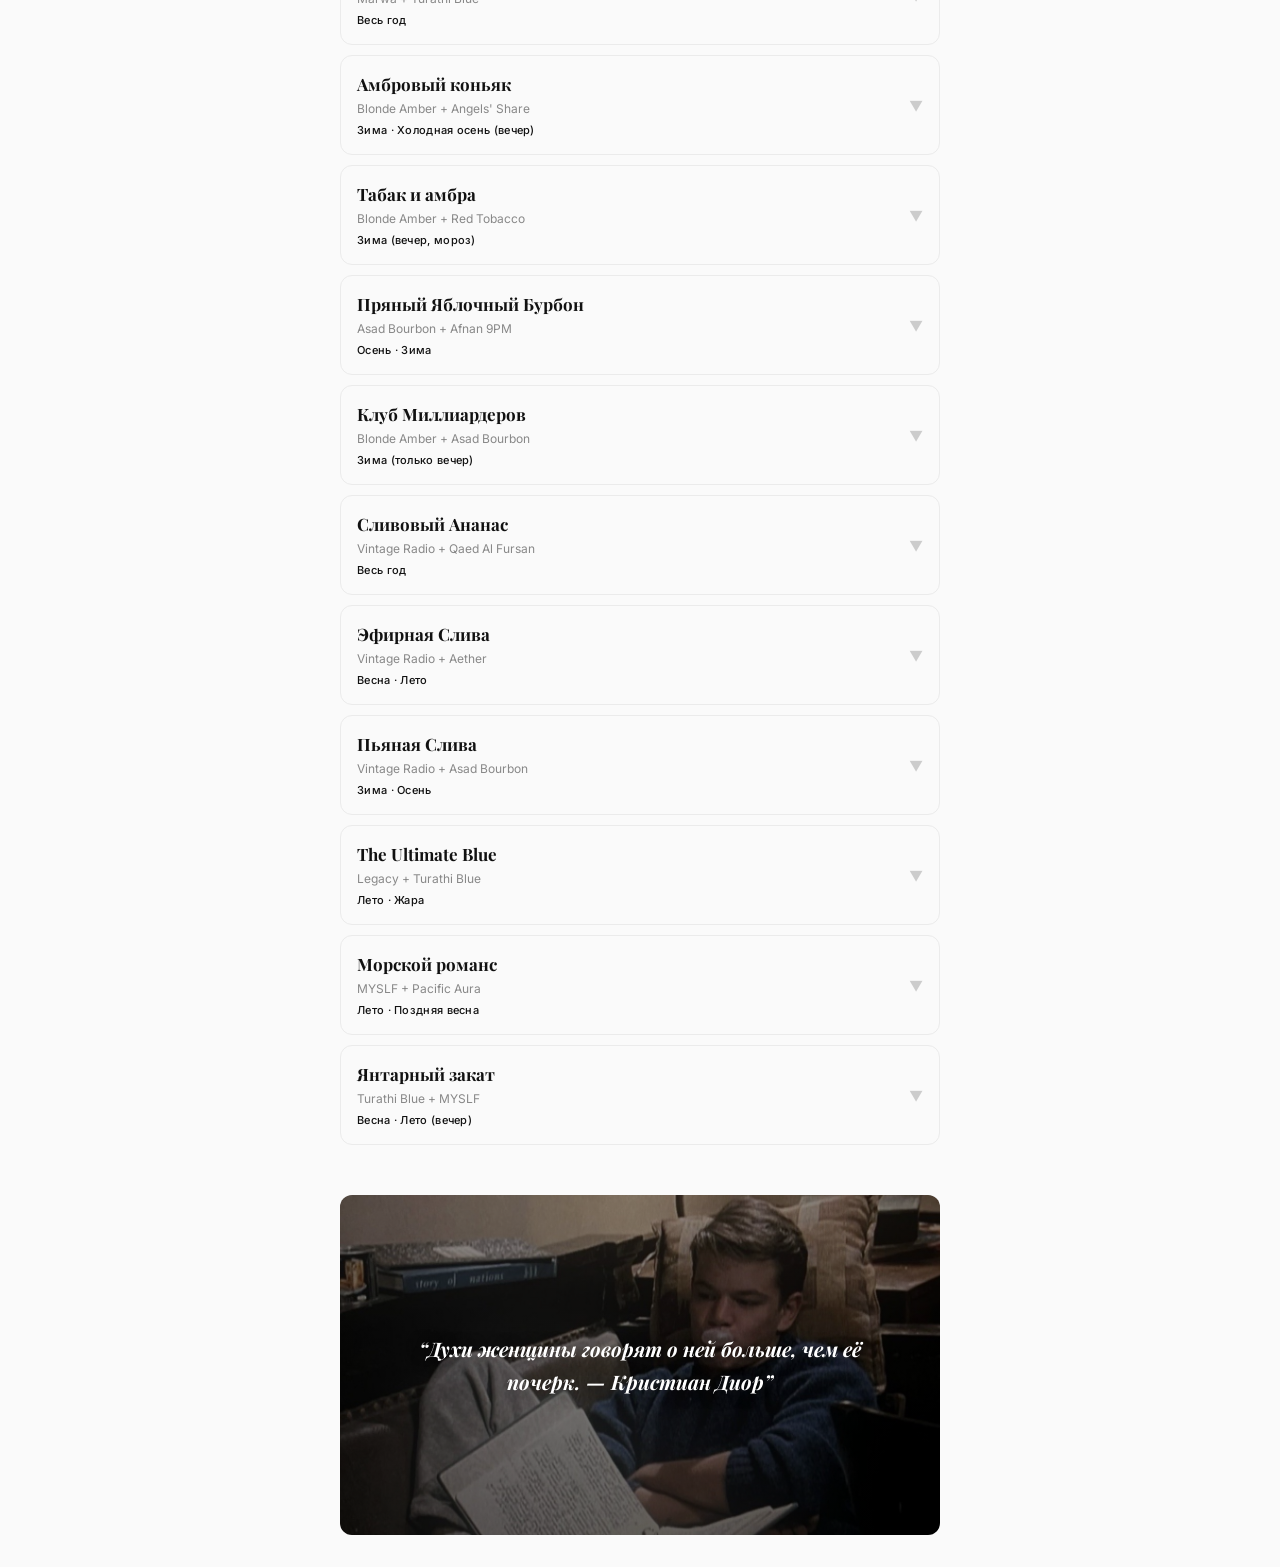
<file: levs-scent.html>
<!DOCTYPE html>
<html lang="ru">
<head>
<meta charset="UTF-8">
<meta name="viewport" content="width=device-width, initial-scale=1.0">
<title>Lev's Scent.</title>
<link rel="preconnect" href="https://fonts.googleapis.com">
<link rel="preconnect" href="https://fonts.gstatic.com" crossorigin>
<link href="https://fonts.googleapis.com/css2?family=Inter:wght@400;500;600;700&family=Playfair+Display:ital,wght@0,700;0,800;0,900;1,700&display=swap" rel="stylesheet">
<link rel="stylesheet" href="style.css">
</head>
<body>

<!-- STICKY NAV -->
<nav class="sticky-nav" id="stickyNav">
  <div class="nav-inner">
    <button class="nav-btn active" data-view="main" data-scroll="collection">Коллекция</button>
    <button class="nav-btn" data-view="main" data-scroll="combinations">Комбинации</button>
    <button class="nav-btn" data-view="maceration">Maceration</button>
    <button class="nav-btn" data-view="ritual">Ритуал</button>
    <button class="nav-btn" data-view="diary">Дневник</button>
    <a class="nav-btn" href="https://levsillage.vercel.app" style="text-decoration:none;text-align:center;">levsillage.</a>
  </div>
</nav>

<!-- MAIN VIEW -->
<div class="main-view" id="mainView">
<div class="container">

  <!-- HERO -->
  <section class="hero">
    <div class="hero-location" id="heroLocation"></div>
    <h1 class="hero-title">Lev's Scent.</h1>
    <p class="hero-sub">Персональный дашборд ароматов</p>
  </section>

  <!-- WEATHER PICKER -->
  <section class="section" id="weather">
    <h2 class="section-title">Погода сегодня</h2>

    <!-- Temperature -->
    <div class="weather-block">
      <div class="temp-display"><span class="temp-num" id="tempNum">10</span><span class="temp-deg">°C</span></div>
      <input type="range" class="temp-slider" id="tempSlider" min="-10" max="35" value="10" step="1">
      <div class="temp-range"><span>-10°</span><span>+35°</span></div>
    </div>

    <!-- Conditions -->
    <div class="weather-block">
      <div class="label-upper">Условия</div>
      <div class="condition-row" id="conditionRow">
        <button class="cond-btn" data-val="sun" aria-label="Солнце">
          <svg viewBox="0 0 32 32" class="cond-icon"><circle cx="16" cy="16" r="6" fill="none" stroke="currentColor" stroke-width="1.5"/><g stroke="currentColor" stroke-width="1.5" stroke-linecap="round"><line x1="16" y1="3" x2="16" y2="7"/><line x1="16" y1="25" x2="16" y2="29"/><line x1="3" y1="16" x2="7" y2="16"/><line x1="25" y1="16" x2="29" y2="16"/><line x1="6.8" y1="6.8" x2="9.6" y2="9.6"/><line x1="22.4" y1="22.4" x2="25.2" y2="25.2"/><line x1="6.8" y1="25.2" x2="9.6" y2="22.4"/><line x1="22.4" y1="9.6" x2="25.2" y2="6.8"/></g></svg>
          <span>Солнце</span>
        </button>
        <button class="cond-btn" data-val="clouds" aria-label="Облака">
          <svg viewBox="0 0 32 32" class="cond-icon"><path d="M8 22a5 5 0 0 1-.3-10A7 7 0 0 1 21 11a5 5 0 0 1 3 9H8z" fill="none" stroke="currentColor" stroke-width="1.5" stroke-linejoin="round"/></svg>
          <span>Облака</span>
        </button>
        <button class="cond-btn" data-val="rain" aria-label="Дождь">
          <svg viewBox="0 0 32 32" class="cond-icon"><path d="M8 18a5 5 0 0 1-.3-10A7 7 0 0 1 21 7a5 5 0 0 1 3 9H8z" fill="none" stroke="currentColor" stroke-width="1.5" stroke-linejoin="round"/><line x1="10" y1="22" x2="9" y2="26" stroke="currentColor" stroke-width="1.5" stroke-linecap="round"/><line x1="16" y1="22" x2="15" y2="26" stroke="currentColor" stroke-width="1.5" stroke-linecap="round"/><line x1="22" y1="22" x2="21" y2="26" stroke="currentColor" stroke-width="1.5" stroke-linecap="round"/></svg>
          <span>Дождь</span>
        </button>
        <button class="cond-btn" data-val="snow" aria-label="Снег">
          <svg viewBox="0 0 32 32" class="cond-icon"><line x1="16" y1="4" x2="16" y2="28" stroke="currentColor" stroke-width="1.5"/><line x1="4" y1="16" x2="28" y2="16" stroke="currentColor" stroke-width="1.5"/><line x1="7.5" y1="7.5" x2="24.5" y2="24.5" stroke="currentColor" stroke-width="1.5"/><line x1="24.5" y1="7.5" x2="7.5" y2="24.5" stroke="currentColor" stroke-width="1.5"/><circle cx="16" cy="16" r="2" fill="currentColor"/></svg>
          <span>Снег</span>
        </button>
        <button class="cond-btn" data-val="fog" aria-label="Туман">
          <svg viewBox="0 0 32 32" class="cond-icon"><g stroke="currentColor" stroke-width="1.5" stroke-linecap="round"><line x1="6" y1="12" x2="26" y2="12"/><line x1="8" y1="17" x2="24" y2="17"/><line x1="6" y1="22" x2="26" y2="22"/></g></svg>
          <span>Туман</span>
        </button>
      </div>
    </div>

    <!-- Wind -->
    <div class="weather-block">
      <div class="label-upper">Ветер</div>
      <div class="pill-row" id="windRow">
        <button class="pill-btn active" data-val="weak">Слабый</button>
        <button class="pill-btn" data-val="medium">Средний</button>
        <button class="pill-btn" data-val="strong">Сильный</button>
      </div>
    </div>

    <!-- Humidity -->
    <div class="weather-block">
      <div class="label-upper">Влажность</div>
      <div class="pill-row" id="humidityRow">
        <button class="pill-btn" data-val="low">Низкая</button>
        <button class="pill-btn active" data-val="medium">Средняя</button>
        <button class="pill-btn" data-val="high">Высокая</button>
      </div>
    </div>

    <button class="text-btn" id="resetWeather">Сбросить погоду</button>
  </section>

  <!-- AI PROMPT -->
  <section class="section ai-prompt-section">
    <div class="ai-prompt-card">
      <span class="label-upper" style="margin:0">AI · Узнать погоду в Ольтене</span>
      <button class="copy-icon-btn" id="copyPrompt" aria-label="Скопировать промпт">
        <svg viewBox="0 0 24 24" width="22" height="22" fill="none" stroke="currentColor" stroke-width="1.5" stroke-linecap="round" stroke-linejoin="round"><rect x="9" y="9" width="13" height="13" rx="2"/><path d="M5 15H4a2 2 0 0 1-2-2V4a2 2 0 0 1 2-2h9a2 2 0 0 1 2 2v1"/></svg>
      </button>
    </div>
  </section>

  <!-- ACTIVE FRAGRANCE STATUS -->
  <div id="activeFragStatus" class="active-frag-status hidden"></div>

  <!-- SCENT OF THE DAY -->
  <section class="section" id="scentOfDay">
    <div class="label-upper" style="margin-bottom:12px">Аромат дня</div>
    <div class="situation-row" id="situationRow">
      <button class="pill-btn active" data-situation="any">Любая</button>
      <button class="pill-btn" data-situation="school">Школа</button>
      <button class="pill-btn" data-situation="gym">Зал</button>
      <button class="pill-btn" data-situation="date">Свидание</button>
      <button class="pill-btn" data-situation="walk">Прогулка</button>
      <button class="pill-btn" data-situation="home">Дома</button>
    </div>
    <div id="scentOfDayCard"></div>
  </section>

  <!-- COLLECTION -->
  <section class="section" id="collection">
    <h2 class="section-title">Коллекция · 20 ароматов</h2>
    <div class="view-toggle-row" id="viewToggleRow">
      <button class="view-toggle-btn active" data-mode="normal" aria-label="Стандартный вид">
        <svg viewBox="0 0 24 24" fill="none" stroke="currentColor" stroke-width="1.5" stroke-linecap="round" stroke-linejoin="round"><rect x="3" y="3" width="7" height="7" rx="1"/><rect x="14" y="3" width="7" height="7" rx="1"/><rect x="3" y="14" width="7" height="7" rx="1"/><rect x="14" y="14" width="7" height="7" rx="1"/></svg>
      </button>
      <button class="view-toggle-btn" data-mode="showcase" aria-label="Showcase">
        <svg viewBox="0 0 24 24" fill="none" stroke="currentColor" stroke-width="1.5" stroke-linecap="round" stroke-linejoin="round"><rect x="2" y="3" width="20" height="4" rx="1"/><rect x="2" y="10" width="20" height="4" rx="1"/><rect x="2" y="17" width="20" height="4" rx="1"/></svg>
      </button>
    </div>
    <div class="collection-grid" id="collectionGrid"></div>
  </section>

  <!-- COMBINATIONS -->
  <section class="section" id="combinations">
    <h2 class="section-title">Комбинации · 25 Layering</h2>
    <p class="section-sub">Проверенные сочетания двух ароматов · по сезонам</p>
    <div id="combosGrid"></div>
  </section>

  <!-- QUOTES -->
  <section class="quotes-section">
    <p class="quote-text" id="quoteText"></p>
  </section>

</div>
</div>

<!-- DIARY VIEW -->
<div class="diary-view hidden" id="diaryView">
<div class="container">

  <section class="section">
    <h2 class="section-title">Дневник</h2>

    <!-- Stats -->
    <div class="diary-stats" id="diaryStats"></div>

    <!-- Add button -->
    <button class="btn-black diary-add-btn" id="diaryAddBtn">+ Добавить запись</button>

    <!-- Form -->
    <div class="diary-form hidden" id="diaryForm">
      <div class="form-group">
        <label class="label-upper">Дата</label>
        <input type="date" class="form-input" id="diaryDate">
      </div>
      <div class="form-group">
        <label class="label-upper">Аромат</label>
        <select class="form-input" id="diaryFragrance"></select>
      </div>
      <div class="form-group">
        <label class="label-upper">Количество пшиков</label>
        <input type="number" class="form-input" id="diarySprays" min="1" max="20" value="5">
      </div>
      <div class="form-group">
        <label class="label-upper">Ситуация</label>
        <select class="form-input" id="diarySituation">
          <option value="school">Школа</option>
          <option value="gym">Зал</option>
          <option value="date">Свидание</option>
          <option value="walk">Прогулка</option>
          <option value="home">Дома</option>
          <option value="other">Другое</option>
        </select>
      </div>
      <div class="form-group">
        <label class="label-upper">Комплименты</label>
        <input type="number" class="form-input" id="diaryCompliments" min="0" value="0">
      </div>
      <div class="form-group">
        <label class="label-upper">От кого (опционально)</label>
        <input type="text" class="form-input" id="diaryFrom" placeholder="">
      </div>
      <div class="form-group">
        <label class="label-upper">Заметка</label>
        <textarea class="form-input form-textarea" id="diaryNote" rows="3"></textarea>
      </div>
      <div class="form-actions">
        <button class="btn-black" id="diarySave">Сохранить</button>
        <button class="text-btn" id="diaryCancel">Отмена</button>
      </div>
    </div>

    <!-- Entries -->
    <div id="diaryEntries"></div>
  </section>

</div>
</div>

<!-- MACERATION VIEW -->
<div class="maceration-view" id="macerationView">
<div class="container">
  <section class="section">
    <h2 class="section-title">Maceration</h2>
    <p class="section-sub">Отслеживай созревание новых флаконов</p>

    <div class="mac-form" id="macForm">
      <div class="form-group">
        <label class="label-upper">Аромат</label>
        <select class="form-input" id="macFragrance"></select>
      </div>
      <div class="form-group">
        <label class="label-upper">Дата начала</label>
        <input type="date" class="form-input" id="macStartDate">
      </div>
      <div class="form-group">
        <label class="label-upper">Срок (недель)</label>
        <input type="number" class="form-input" id="macWeeks" min="1" max="52" value="4">
      </div>
      <button class="btn-black" id="macAddBtn">+ Добавить</button>
    </div>

    <div id="macEntries"></div>

    <!-- Tips (collapsible) -->
    <div class="mac-tips-toggle" id="macTipsToggle">
      <span class="label-upper" style="margin:0;cursor:pointer">Советы по мацерации</span>
      <svg width="14" height="14" viewBox="0 0 14 14" fill="none" stroke="currentColor" stroke-width="1.5" stroke-linecap="round"><path d="M3 5l4 4 4-4"/></svg>
    </div>
    <div class="mac-tips hidden" id="macTips">
      <div class="mac-tip">При получении нового флакона сделай 8-10 пшиков в воздух, чтобы выпустить верхний слой спирта. После этого убери в шкаф.</div>
      <div class="mac-tip">Раз в неделю переверни флакон 2-3 раза (не тряси!), чтобы масла равномерно перемешались.</div>
      <div class="mac-tip">Храни при 15-22 °C, вдали от прямого света. Ванная — худшее место для парфюма.</div>
      <div class="mac-tip">Минимум 3-4 недели, оптимум 6-8. Тяжёлые амбровые и удовые ароматы раскрываются дольше — 8+ недель.</div>
      <div class="mac-tip">Не открывай крышку без надобности. Каждое открытие окисляет верхние ноты.</div>
    </div>
  </section>
</div>
</div>

<!-- RITUAL VIEW -->
<div class="ritual-view hidden" id="ritualView">
<div class="container">
  <section class="section">
    <h2 class="section-title">Ритуал стойкости</h2>
    <p class="section-sub">Как зафиксировать аромат на коже без себума</p>

    <div class="ritual-steps">

      <div class="ritual-step">
        <div class="ritual-num">01</div>
        <div class="ritual-body">
          <div class="ritual-heading">ВЛАЖНЫЕ ЗОНЫ</div>
          <p>Сразу после душа промокни кожу полотенцем только в точках пульсации.</p>
        </div>
      </div>

      <div class="ritual-step">
        <div class="ritual-num">02</div>
        <div class="ritual-body">
          <div class="ritual-heading">БАРЬЕР ИЗ CERAVE <span class="ritual-dose">(ОБЪЁМ: 1 ГОРОШИНА НА ВСЁ)</span></div>
          <p>Выдави одну горошину лосьона CeraVe. Этого количества хватает на 3–5 зон нанесения. Равномерно распредели по выбранным точкам пульсации и жди ровно 4 минуты до полной матовости. Если обрабатываешь больше 5 зон — возьми вторую горошину.</p>
          <div class="ritual-timer" id="ritualTimer-cerave" data-duration="240"></div>
        </div>
        <div class="ritual-icon">
          <svg viewBox="0 0 40 40" width="40" height="40"><circle cx="20" cy="20" r="14" fill="#222"/></svg>
          <span class="ritual-icon-label">1 горошина</span>
        </div>
      </div>

      <div class="ritual-step">
        <div class="ritual-num">03</div>
        <div class="ritual-body">
          <div class="ritual-heading">ЗАМОК ИЗ ВАЗЕЛИНА <span class="ritual-dose">(РАЗМЕР: СПИЧЕЧНАЯ ГОЛОВКА)</span></div>
          <p>На каждую обработанную зону нанеси по одной микрокапле вазелина (размером строго со спичечную головку). Не увеличивай дозу! Дай вазелину согреться 2 минуты до ощущения лёгкой липкости.</p>
          <div class="ritual-timer" id="ritualTimer-vaseline" data-duration="120"></div>
        </div>
        <div class="ritual-icon">
          <svg viewBox="0 0 40 40" width="40" height="40"><circle cx="20" cy="20" r="4" fill="#222"/></svg>
          <span class="ritual-icon-label">1 микрокапля</span>
        </div>
      </div>

      <div class="ritual-step">
        <div class="ritual-num">04</div>
        <div class="ritual-body">
          <div class="ritual-heading">СПРЕЙ И НЕ ТРОГАЙ</div>
          <p>Распыли парфюм с расстояния 20 см. Не растирай. Дай высохнуть 5 минут и только потом надевай одежду.</p>
          <div class="ritual-timer" id="ritualTimer-spray" data-duration="300"></div>
        </div>
      </div>

      <div class="ritual-step">
        <div class="ritual-num">05</div>
        <div class="ritual-body">
          <div class="ritual-heading">ТОП-3 ТОЧКИ ПУЛЬСАЦИИ ДЛЯ КОЖИ БЕЗ СЕБУМА</div>
          <p class="ritual-sub-italic">Максимальная проекция без ощущения жирности</p>
          <div class="ritual-point"><strong>1. ЗА УШАМИ И ШЕЯ СЗАДИ</strong> — идеальный шлейф (силлаж).</div>
          <div class="ritual-point"><strong>2. ВНУТРЕННЯЯ СТОРОНА ЛОКТЕЙ</strong> — высокая теплоотдача, минимальный контакт со столом.</div>
          <div class="ritual-point"><strong>3. ПОДКОЛЕННЫЕ ВПАДИНЫ</strong> — мощная восходящая проекция, особенно летом.</div>
          <p class="ritual-note">*Можно добавить запястья или плечи, но помни: 1 горошина крема = максимум 5 зон.*</p>
        </div>
      </div>

      <div class="ritual-step">
        <div class="ritual-num">06</div>
        <div class="ritual-body">
          <div class="ritual-heading">ПОЧЕМУ ЭТО РАБОТАЕТ НА РОАККУТАНЕ</div>
          <p>Изотретиноин останавливает выработку кожного сала. Без себума духи испаряются почти мгновенно. CeraVe восстанавливает барьер и предотвращает раздражение от спирта. Вазелин действует как искусственный липидный щит — он физически удерживает молекулы аромата, растягивая время испарения, не искажая пирамиду и не «убивая» ноты.</p>
        </div>
      </div>

    </div>

    <p class="ritual-footer">*Для тех, кто выбирает шлейф, а не компромиссы. • Мой парфюмерный дневник*</p>
  </section>
</div>
</div>

<script src="script.js"></script>
</body>
</html>
</file>
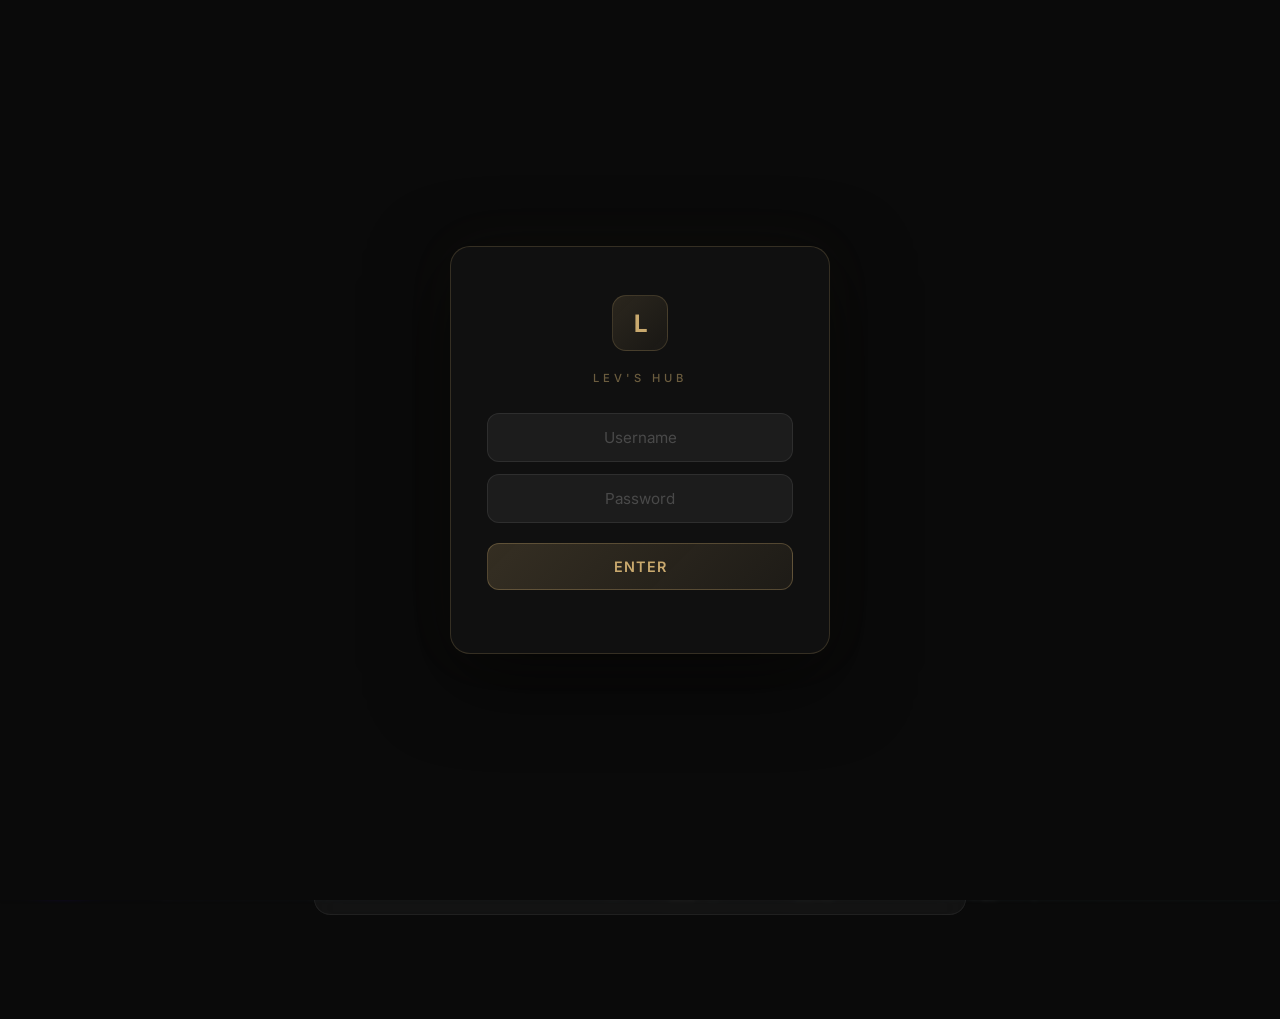
<file: prompt-tools.html>
<!DOCTYPE html>
<html lang="en">
<head>
<meta charset="UTF-8">
<meta name="viewport" content="width=device-width, initial-scale=1.0">
<title>Prompt Tools — Lev's HUB</title>
<style>
  @import url('https://fonts.googleapis.com/css2?family=Inter:wght@300;400;500;600&display=swap');
  * { margin: 0; padding: 0; box-sizing: border-box; }
  body { font-family: 'Inter', sans-serif; background: #0a0a0a; color: #fff; min-height: 100vh; overflow-x: hidden; }

  /* Login */
  .login-overlay { position:fixed;inset:0;z-index:99999;display:flex;align-items:center;justify-content:center;background:#0a0a0a;transition:opacity .5s,visibility .5s; }
  .login-overlay.hidden { opacity:0;visibility:hidden;pointer-events:none; }
  .login-box { background:rgba(17,17,17,.95);border:1px solid rgba(201,169,110,.2);border-radius:20px;padding:48px 36px 36px;max-width:380px;width:90%;text-align:center;box-shadow:0 24px 80px rgba(0,0,0,.6),0 0 60px rgba(201,169,110,.04); }
  .login-logo { width:56px;height:56px;margin:0 auto 20px;border-radius:14px;background:linear-gradient(135deg,rgba(201,169,110,.15),rgba(201,169,110,.05));border:1px solid rgba(201,169,110,.2);display:flex;align-items:center;justify-content:center;font-size:24px;font-weight:700;color:#c9a96e; }
  .login-title { font-size:.7rem;font-weight:500;letter-spacing:4px;text-transform:uppercase;color:rgba(200,170,110,.5);margin-bottom:28px; }
  .login-input { width:100%;padding:14px 18px;background:rgba(255,255,255,.05);border:1px solid rgba(255,255,255,.08);border-radius:12px;color:#fff;font-family:Inter,sans-serif;font-size:.95rem;text-align:center;outline:none;margin-bottom:12px;transition:border-color .3s; }
  .login-input:focus { border-color:rgba(201,169,110,.35); }
  .login-input::placeholder { color:rgba(255,255,255,.2); }
  .login-btn { width:100%;padding:14px;margin-top:8px;border-radius:12px;border:1px solid rgba(201,169,110,.3);background:linear-gradient(135deg,rgba(201,169,110,.2),rgba(201,169,110,.08));color:#c9a96e;font-family:Inter,sans-serif;font-weight:600;font-size:.9rem;cursor:pointer;letter-spacing:1px;transition:all .3s; }
  .login-btn:hover { background:linear-gradient(135deg,rgba(201,169,110,.3),rgba(201,169,110,.15)); }
  .login-error { color:#e74c3c;font-size:.75rem;margin-top:12px;opacity:0;transition:opacity .3s; }
  .login-error.show { opacity:1; }

  .bg-img { position: fixed; inset: 0; z-index: 0; width: 100%; height: 100%; object-fit: cover; opacity: .12; filter: blur(2px) saturate(1.2); }
  .bg-overlay { position: fixed; inset: 0; z-index: 1; background: radial-gradient(ellipse at 30% 20%, rgba(200,170,110,.08) 0%, transparent 60%), radial-gradient(ellipse at 70% 80%, rgba(80,130,200,.06) 0%, transparent 60%), linear-gradient(180deg, rgba(10,10,10,.6) 0%, rgba(10,10,10,.92) 100%); }

  .container { position: relative; z-index: 2; max-width: 700px; margin: 0 auto; padding: 60px 24px 80px; }

  .back-btn { display: inline-flex; align-items: center; gap: 8px; padding: 10px 20px; border-radius: 12px; background: rgba(255,255,255,.05); border: 1px solid rgba(255,255,255,.08); text-decoration: none; color: #ccc; font-size: .82rem; transition: all .3s; margin-bottom: 40px; }
  .back-btn:hover { background: rgba(255,255,255,.1); color: #fff; border-color: rgba(200,170,110,.2); }

  .header { text-align: center; margin-bottom: 48px; }
  .header h1 { font-size: 1.8rem; font-weight: 300; letter-spacing: 4px; text-transform: uppercase; background: linear-gradient(135deg, #e8d5a8 0%, #fff 40%, #c9a96e 100%); -webkit-background-clip: text; -webkit-text-fill-color: transparent; background-clip: text; }
  .header .line { width: 60px; height: 1px; background: linear-gradient(90deg, transparent, #c9a96e, transparent); margin: 16px auto 0; }

  .card { padding: 28px; border-radius: 16px; background: rgba(255,255,255,.04); border: 1px solid rgba(255,255,255,.06); backdrop-filter: blur(12px); margin-bottom: 24px; }
  .card h2 { font-size: .75rem; font-weight: 500; letter-spacing: 3px; text-transform: uppercase; color: rgba(200,170,110,.45); margin-bottom: 18px; }

  /* Chapter links */
  .chapter-list { display: flex; flex-direction: column; gap: 8px; }
  .chapter-link {
    display: flex; align-items: center; gap: 12px;
    padding: 12px 16px; border-radius: 12px;
    background: rgba(255,255,255,.03); border: 1px solid rgba(255,255,255,.05);
    text-decoration: none; color: #fff; transition: all .25s;
  }
  .chapter-link:hover { background: rgba(255,255,255,.07); border-color: rgba(200,170,110,.2); }
  .chapter-num {
    width: 32px; height: 32px; border-radius: 8px;
    background: rgba(201,169,110,.12); border: 1px solid rgba(201,169,110,.2);
    display: flex; align-items: center; justify-content: center;
    font-size: .8rem; font-weight: 600; color: #c9a96e; flex-shrink: 0;
  }
  .chapter-title { font-size: .82rem; color: rgba(255,255,255,.7); }
  .chapter-link:hover .chapter-title { color: #fff; }
  .chapter-arrow { margin-left: auto; color: rgba(255,255,255,.15); font-size: .9rem; transition: color .2s; }
  .chapter-link:hover .chapter-arrow { color: rgba(200,170,110,.5); }

  @media (max-width: 640px) {
    .container { padding: 40px 16px 60px; }
    .header h1 { font-size: 1.3rem; }
  }
</style>
</head>
<body>

<!-- Login Screen -->
<div class="login-overlay" id="loginOverlay">
  <div class="login-box">
    <div class="login-logo">L</div>
    <div class="login-title">LEV'S HUB</div>
    <input class="login-input" id="loginUser" type="text" placeholder="Username" autocomplete="off">
    <input class="login-input" id="loginPass" type="password" placeholder="Password">
    <button class="login-btn" id="loginBtn">ENTER</button>
    <div class="login-error" id="loginError">Invalid credentials</div>
  </div>
</div>

<img class="bg-img" src="background5.jpg" alt="">
<div class="bg-overlay"></div>

<div class="container">

  <a class="back-btn" href="index.html">&larr; Back to Main Hub</a>

  <div class="header">
    <h1>Prompt Tools</h1>
    <div class="line"></div>
  </div>

  <!-- Tutorial Chapters -->
  <div class="card">
    <h2>Anthropic Prompt Engineering — Tutorial</h2>
    <div class="chapter-list">
      <a class="chapter-link" href="https://colab.research.google.com/github/anthropics/prompt-eng-interactive-tutorial/blob/master/Anthropic%201P/01_Basic_Prompt_Structure.ipynb" target="_blank" rel="noopener">
        <div class="chapter-num">01</div>
        <div class="chapter-title">Basic Prompt Structure</div>
        <div class="chapter-arrow">→</div>
      </a>
      <a class="chapter-link" href="https://colab.research.google.com/github/anthropics/prompt-eng-interactive-tutorial/blob/master/Anthropic%201P/02_Being_Clear_and_Direct.ipynb" target="_blank" rel="noopener">
        <div class="chapter-num">02</div>
        <div class="chapter-title">Being Clear and Direct</div>
        <div class="chapter-arrow">→</div>
      </a>
      <a class="chapter-link" href="https://colab.research.google.com/github/anthropics/prompt-eng-interactive-tutorial/blob/master/Anthropic%201P/03_Assigning_Roles.ipynb" target="_blank" rel="noopener">
        <div class="chapter-num">03</div>
        <div class="chapter-title">Assigning Roles</div>
        <div class="chapter-arrow">→</div>
      </a>
      <a class="chapter-link" href="https://colab.research.google.com/github/anthropics/prompt-eng-interactive-tutorial/blob/master/Anthropic%201P/04_Separating_Data_and_Instructions.ipynb" target="_blank" rel="noopener">
        <div class="chapter-num">04</div>
        <div class="chapter-title">Separating Data and Instructions</div>
        <div class="chapter-arrow">→</div>
      </a>
      <a class="chapter-link" href="https://colab.research.google.com/github/anthropics/prompt-eng-interactive-tutorial/blob/master/Anthropic%201P/05_Formatting_Output_and_Speaking_for_Claude.ipynb" target="_blank" rel="noopener">
        <div class="chapter-num">05</div>
        <div class="chapter-title">Formatting Output & Speaking for Claude</div>
        <div class="chapter-arrow">→</div>
      </a>
      <a class="chapter-link" href="https://colab.research.google.com/github/anthropics/prompt-eng-interactive-tutorial/blob/master/Anthropic%201P/06_Precognition_Thinking_Step_by_Step.ipynb" target="_blank" rel="noopener">
        <div class="chapter-num">06</div>
        <div class="chapter-title">Thinking Step by Step</div>
        <div class="chapter-arrow">→</div>
      </a>
      <a class="chapter-link" href="https://colab.research.google.com/github/anthropics/prompt-eng-interactive-tutorial/blob/master/Anthropic%201P/07_Using_Examples.ipynb" target="_blank" rel="noopener">
        <div class="chapter-num">07</div>
        <div class="chapter-title">Using Examples</div>
        <div class="chapter-arrow">→</div>
      </a>
      <a class="chapter-link" href="https://colab.research.google.com/github/anthropics/prompt-eng-interactive-tutorial/blob/master/Anthropic%201P/08_Avoiding_Hallucinations.ipynb" target="_blank" rel="noopener">
        <div class="chapter-num">08</div>
        <div class="chapter-title">Avoiding Hallucinations</div>
        <div class="chapter-arrow">→</div>
      </a>
      <a class="chapter-link" href="https://colab.research.google.com/github/anthropics/prompt-eng-interactive-tutorial/blob/master/Anthropic%201P/09_Complex_Prompts_for_Coding.ipynb" target="_blank" rel="noopener">
        <div class="chapter-num">09</div>
        <div class="chapter-title">Complex Prompts for Coding</div>
        <div class="chapter-arrow">→</div>
      </a>
    </div>
  </div>

</div>

<script>
/* ===== AUTH (same as other pages) ===== */
const SUPABASE_URL = 'https://pvmdetoukuybxtfehgbx.supabase.co';
const SUPABASE_KEY = 'eyJhbGciOiJIUzI1NiIsInR5cCI6IkpXVCJ9.eyJpc3MiOiJzdXBhYmFzZSIsInJlZiI6InB2bWRldG91a3V5Ynh0ZmVoZ2J4Iiwicm9sZSI6ImFub24iLCJpYXQiOjE3NzI5NTU3NzQsImV4cCI6MjA4ODUzMTc3NH0.9J4AadFYX4PnVMJS5nGSZfaYGX1s1E5yZvQPgpUsb08';
const EMAIL_MAP = { 'Lev': 'lev.rzn.office@gmail.com' };

function getToken() { return localStorage.getItem('levhub_token'); }

async function supaAuth(email, password) {
    const res = await fetch(SUPABASE_URL + '/auth/v1/token?grant_type=password', {
        method: 'POST',
        headers: { 'apikey': SUPABASE_KEY, 'Content-Type': 'application/json' },
        body: JSON.stringify({ email, password })
    });
    if (!res.ok) return null;
    return await res.json();
}

async function refreshToken() {
    const rt = localStorage.getItem('levhub_refresh');
    if (!rt) return false;
    const res = await fetch(SUPABASE_URL + '/auth/v1/token?grant_type=refresh_token', {
        method: 'POST',
        headers: { 'apikey': SUPABASE_KEY, 'Content-Type': 'application/json' },
        body: JSON.stringify({ refresh_token: rt })
    });
    if (!res.ok) return false;
    const d = await res.json();
    if (!d.access_token) return false;
    localStorage.setItem('levhub_token', d.access_token);
    localStorage.setItem('levhub_refresh', d.refresh_token);
    return true;
}

async function checkAuth() {
    const token = getToken();
    if (!token) return false;
    return await refreshToken();
}

async function doLogin() {
    const u = document.getElementById('loginUser').value.trim();
    const p = document.getElementById('loginPass').value;
    const email = EMAIL_MAP[u];
    if (!email) { showLoginError(); return; }
    document.getElementById('loginBtn').textContent = '...';
    const result = await supaAuth(email, p);
    document.getElementById('loginBtn').textContent = 'ENTER';
    if (!result || !result.access_token) { showLoginError(); return; }
    localStorage.setItem('levhub_token', result.access_token);
    localStorage.setItem('levhub_refresh', result.refresh_token);
    localStorage.setItem('levhub_profile', 'Lev');
    document.getElementById('loginOverlay').classList.add('hidden');
}

function showLoginError() {
    document.getElementById('loginError').classList.add('show');
    setTimeout(() => document.getElementById('loginError').classList.remove('show'), 2000);
}

document.addEventListener('DOMContentLoaded', async () => {
    const authed = await checkAuth();
    if (authed) {
        document.getElementById('loginOverlay').classList.add('hidden');
    }
    document.getElementById('loginBtn').addEventListener('click', doLogin);
    document.getElementById('loginPass').addEventListener('keypress', e => { if(e.key==='Enter') doLogin(); });
    document.getElementById('loginUser').addEventListener('keypress', e => { if(e.key==='Enter') document.getElementById('loginPass').focus(); });
});
</script>

</body>
</html>
</file>
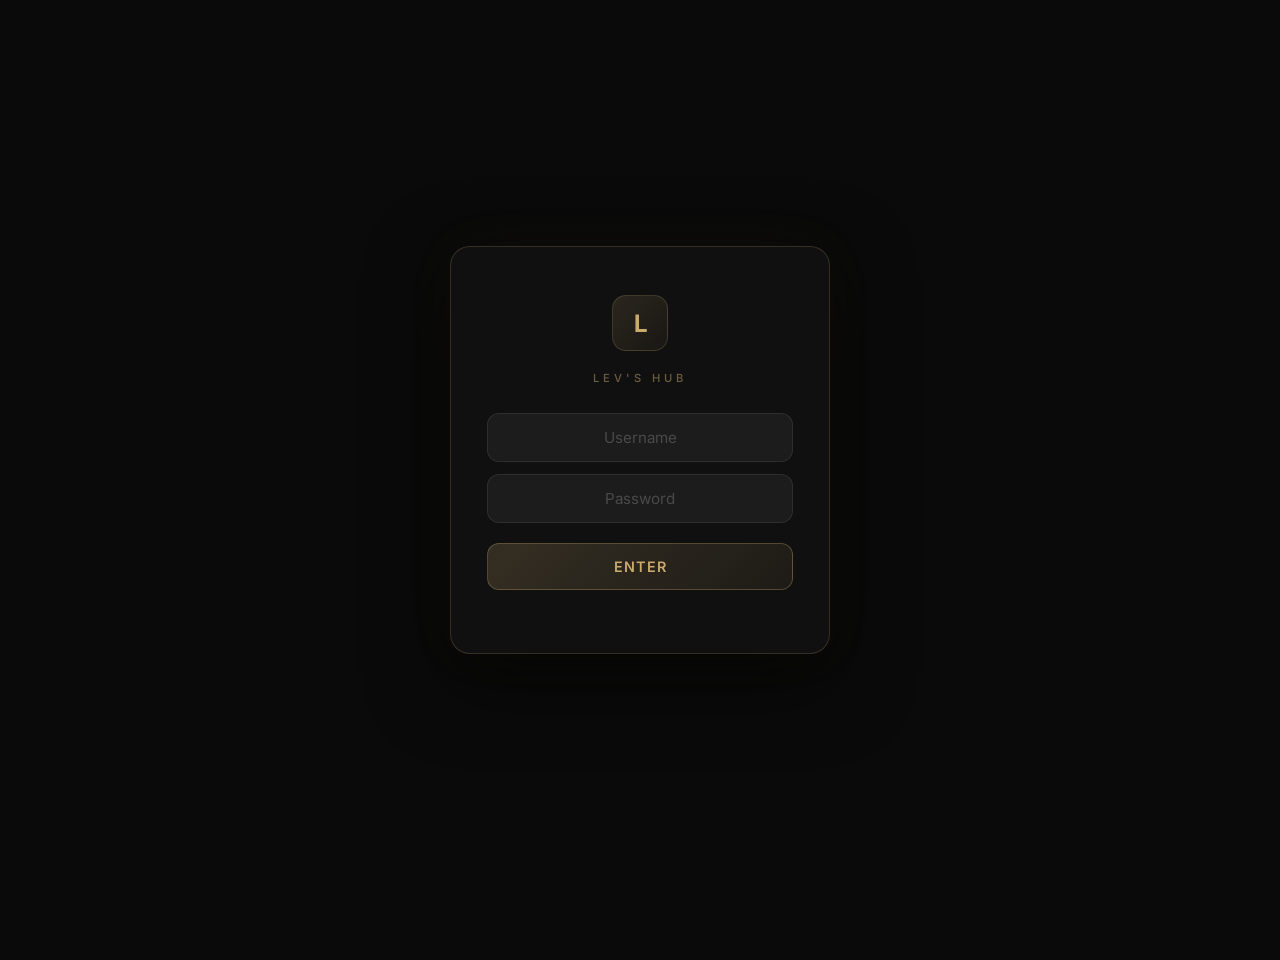
<file: recharge.html>
<!DOCTYPE html>
<html lang="en">
<head>
    <meta charset="UTF-8">
    <meta name="viewport" content="width=device-width, initial-scale=1.0">
    <title>LEV'S RECHARGE - AI Rate Limit Tracker</title>
    <link href="https://fonts.googleapis.com/css2?family=Inter:wght@300;400;500;600;700&display=swap" rel="stylesheet">
    <style>
        * {
            margin: 0;
            padding: 0;
            box-sizing: border-box;
        }

        body {
            font-family: 'Inter', sans-serif;
            background-color: #0a0a0a;
            background-image: url('background3.jpg');
            background-size: cover;
            background-position: center;
            background-attachment: fixed;
            color: #ffffff;
            min-height: 100vh;
            position: relative;
        }

        /* ===== LOGIN SCREEN ===== */
        .login-overlay { position:fixed;inset:0;z-index:99999;display:flex;align-items:center;justify-content:center;background:#0a0a0a;transition:opacity .5s,visibility .5s; }
        .login-overlay.hidden { opacity:0;visibility:hidden;pointer-events:none; }
        .login-box { background:rgba(17,17,17,.95);border:1px solid rgba(201,169,110,.2);border-radius:20px;padding:48px 36px 36px;max-width:380px;width:90%;text-align:center;box-shadow:0 24px 80px rgba(0,0,0,.6),0 0 60px rgba(201,169,110,.04); }
        .login-logo { width:56px;height:56px;margin:0 auto 20px;border-radius:14px;background:linear-gradient(135deg,rgba(201,169,110,.15),rgba(201,169,110,.05));border:1px solid rgba(201,169,110,.2);display:flex;align-items:center;justify-content:center;font-size:24px;font-weight:700;color:#c9a96e; }
        .login-title { font-size:.7rem;font-weight:500;letter-spacing:4px;text-transform:uppercase;color:rgba(200,170,110,.5);margin-bottom:28px; }
        .login-input { width:100%;padding:14px 18px;background:rgba(255,255,255,.05);border:1px solid rgba(255,255,255,.08);border-radius:12px;color:#fff;font-family:Inter,sans-serif;font-size:.95rem;text-align:center;outline:none;margin-bottom:12px;transition:border-color .3s; }
        .login-input:focus { border-color:rgba(201,169,110,.35); }
        .login-input::placeholder { color:rgba(255,255,255,.2); }
        .login-btn { width:100%;padding:14px;margin-top:8px;border-radius:12px;border:1px solid rgba(201,169,110,.3);background:linear-gradient(135deg,rgba(201,169,110,.2),rgba(201,169,110,.08));color:#c9a96e;font-family:Inter,sans-serif;font-weight:600;font-size:.9rem;cursor:pointer;letter-spacing:1px;transition:all .3s; }
        .login-btn:hover { background:linear-gradient(135deg,rgba(201,169,110,.3),rgba(201,169,110,.15)); }
        .login-error { color:#e74c3c;font-size:.75rem;margin-top:12px;opacity:0;transition:opacity .3s; }
        .login-error.show { opacity:1; }

        body::before {
            content: '';
            position: fixed;
            top: 0;
            left: 0;
            right: 0;
            bottom: 0;
            background: rgba(10, 10, 10, 0.85);
            pointer-events: none;
            z-index: -1;
        }

        .container {
            max-width: 700px;
            margin: 0 auto;
            padding: 40px 20px;
            position: relative;
            z-index: 1;
        }

        /* Back Button */
        .back-btn {
            display: inline-flex;
            align-items: center;
            gap: 8px;
            padding: 10px 20px;
            border-radius: 12px;
            background: rgba(255,255,255,.05);
            border: 1px solid rgba(255,255,255,.08);
            text-decoration: none;
            color: #ccc;
            font-size: .82rem;
            transition: all .3s;
            margin-bottom: 40px;
        }

        .back-btn:hover {
            background: rgba(255,255,255,.1);
            color: #fff;
            border-color: rgba(200,170,110,.2);
        }

        /* Header */
        .header {
            text-align: center;
            margin-bottom: 50px;
        }

        .header h1 {
            font-size: 2.5rem;
            font-weight: 300;
            letter-spacing: 2px;
            margin-bottom: 20px;
            background: linear-gradient(135deg, #c9a96e 0%, #e8d5b7 100%);
            -webkit-background-clip: text;
            -webkit-text-fill-color: transparent;
            background-clip: text;
        }

        .header-divider {
            width: 60px;
            height: 2px;
            background: linear-gradient(90deg, transparent, #c9a96e, transparent);
            margin: 0 auto 30px;
        }

        /* Navigation Links */
        .nav-links {
            display: flex;
            gap: 10px;
            flex-wrap: wrap;
            margin-bottom: 50px;
        }

        .nav-link {
            display: inline-flex;
            align-items: center;
            gap: 10px;
            padding: 10px 18px;
            border-radius: 12px;
            background: rgba(255,255,255,.05);
            border: 1px solid rgba(255,255,255,.08);
            text-decoration: none;
            color: #ccc;
            font-size: .82rem;
            transition: all .25s;
        }

        .nav-link:hover {
            background: rgba(255,255,255,.1);
            color: #fff;
            border-color: rgba(200,170,110,.2);
        }

        .nav-logo {
            width: 28px;
            height: 28px;
            border-radius: 8px;
            display: flex;
            align-items: center;
            justify-content: center;
            font-weight: 700;
            font-size: 14px;
            color: #fff;
            flex-shrink: 0;
        }

        /* Cards */
        .card {
            background: rgba(255, 255, 255, 0.04);
            border: 1px solid rgba(255, 255, 255, 0.06);
            backdrop-filter: blur(12px);
            border-radius: 16px;
            padding: 28px;
            margin-bottom: 25px;
        }

        .card h2 {
            font-size: 0.75rem;
            font-weight: 500;
            letter-spacing: 3px;
            text-transform: uppercase;
            color: rgba(200, 170, 110, 0.45);
            margin-bottom: 20px;
        }

        /* System Status Card */
        .current-time {
            font-size: 1rem;
            font-weight: 400;
            color: rgba(255, 255, 255, 0.7);
            margin-bottom: 20px;
            font-family: 'Courier New', monospace;
        }

        .input-group {
            display: flex;
            gap: 10px;
            margin-bottom: 25px;
            align-items: flex-end;
        }

        .input-group label {
            font-size: 12px;
            color: rgba(255, 255, 255, 0.6);
            text-transform: uppercase;
            letter-spacing: 1px;
            display: block;
            margin-bottom: 6px;
        }

        .input-group input {
            flex: 1;
            background: rgba(255, 255, 255, 0.02);
            border: 1px solid rgba(255, 255, 255, 0.1);
            border-radius: 10px;
            padding: 10px 12px;
            color: #ffffff;
            font-family: 'Inter', sans-serif;
            font-size: 14px;
        }

        .input-group input::placeholder {
            color: rgba(255, 255, 255, 0.4);
        }

        .sync-btn {
            background: linear-gradient(135deg, #c9a96e, #e8d5b7);
            border: none;
            border-radius: 10px;
            padding: 10px 20px;
            color: #0a0a0a;
            font-weight: 600;
            font-size: 12px;
            text-transform: uppercase;
            letter-spacing: 1px;
            cursor: pointer;
            transition: opacity 0.3s ease, transform 0.2s ease;
        }

        .sync-btn:hover {
            opacity: 0.9;
            transform: translateY(-2px);
        }

        .sync-btn:active {
            transform: translateY(0);
        }

        /* Toggle Switch */
        .toggle-row {
            display: flex;
            align-items: center;
            justify-content: space-between;
            margin-bottom: 20px;
        }

        .toggle-label {
            font-size: 13px;
            font-weight: 500;
            letter-spacing: 1px;
            text-transform: uppercase;
            transition: color .3s;
        }

        .toggle-label.active { color: #c9a96e; }
        .toggle-label.inactive { color: rgba(255,255,255,.3); }

        .toggle-switch {
            position: relative;
            width: 52px;
            height: 28px;
            cursor: pointer;
            flex-shrink: 0;
            margin: 0 14px;
        }

        .toggle-switch input { display: none; }

        .toggle-track {
            position: absolute;
            inset: 0;
            background: rgba(255,255,255,.1);
            border-radius: 14px;
            transition: background .3s;
        }

        .toggle-switch input:checked + .toggle-track {
            background: rgba(74,222,128,.25);
        }

        .toggle-thumb {
            position: absolute;
            top: 3px;
            left: 3px;
            width: 22px;
            height: 22px;
            background: #666;
            border-radius: 50%;
            transition: all .3s;
        }

        .toggle-switch input:checked + .toggle-track .toggle-thumb {
            left: 27px;
            background: #4ade80;
        }

        .no-limit-display {
            text-align: center;
            padding: 30px 0;
        }

        .no-limit-icon {
            font-size: 3rem;
            margin-bottom: 12px;
        }

        .no-limit-text {
            font-size: 1.1rem;
            color: #4ade80;
            font-weight: 500;
            letter-spacing: 1px;
        }

        /* Timer Display */
        .timer-display {
            text-align: center;
            margin: 30px 0;
        }

        .timer-label {
            font-size: 12px;
            font-weight: 500;
            color: rgba(255, 255, 255, 0.6);
            text-transform: uppercase;
            letter-spacing: 2px;
            margin-bottom: 15px;
        }

        .timer-value {
            font-size: 4rem;
            font-weight: 300;
            letter-spacing: 4px;
            font-variant-numeric: tabular-nums;
            font-family: 'Courier New', monospace;
            color: #c9a96e;
            margin-bottom: 20px;
        }

        .timer-value.ready {
            color: #4ade80;
        }

        .timer-status {
            font-size: 13px;
            font-weight: 500;
            color: rgba(255, 255, 255, 0.7);
        }

        /* Progress Bar */
        .progress-container {
            width: 100%;
            height: 6px;
            background: rgba(255, 255, 255, 0.06);
            border-radius: 3px;
            overflow: hidden;
            margin-top: 20px;
        }

        .progress-bar {
            height: 100%;
            background: linear-gradient(90deg, #c9a96e, #e8d5b7);
            border-radius: 3px;
            width: 100%;
            transition: width 0.5s ease;
        }

        /* Quick Info Card */
        .info-item {
            display: flex;
            justify-content: space-between;
            align-items: center;
            padding: 12px 0;
            border-bottom: 1px solid rgba(255, 255, 255, 0.04);
            font-size: 14px;
        }

        .info-item:last-child {
            border-bottom: none;
        }

        .info-label {
            color: rgba(255, 255, 255, 0.6);
            font-weight: 500;
        }

        .info-value {
            color: #c9a96e;
            font-weight: 400;
            font-family: 'Courier New', monospace;
        }

        /* Responsive */
        @media (max-width: 640px) {
            .container {
                padding: 25px 15px;
            }

            .header h1 {
                font-size: 1.8rem;
            }

            .timer-value {
                font-size: 2.5rem;
                letter-spacing: 2px;
            }

            .input-group {
                flex-direction: column;
                align-items: stretch;
            }

            .sync-btn {
                width: 100%;
            }
        }
    </style>
</head>
<body>
    <!-- Login Screen -->
    <div class="login-overlay" id="loginOverlay">
        <div class="login-box">
            <div class="login-logo">L</div>
            <div class="login-title">LEV'S HUB</div>
            <input class="login-input" id="loginUser" type="text" placeholder="Username" autocomplete="off">
            <input class="login-input" id="loginPass" type="password" placeholder="Password">
            <button class="login-btn" id="loginBtn">ENTER</button>
            <div class="login-error" id="loginError">Invalid credentials</div>
        </div>
    </div>

    <div class="container">
        <a class="back-btn" href="index.html">&larr; Back to Main Hub</a>

        <div class="header">
            <h1>LEV'S RECHARGE</h1>
            <div class="header-divider"></div>
        </div>

        <div class="nav-links">
            <a class="nav-link" href="index.html">
                <div class="nav-logo" style="background:linear-gradient(135deg,#c9a96e,#e8d5b7);color:#0a0a0a;">L</div>
                LEV'S Hub
            </a>
            <a class="nav-link" href="training.html">
                <div class="nav-logo" style="background:linear-gradient(135deg,#4ade80,#059669);">S</div>
                Training Hub
            </a>
            <a class="nav-link" style="background:rgba(102,126,234,.12);border-color:rgba(102,126,234,.25);color:#a78bfa;cursor:default;">
                <div class="nav-logo" style="background:linear-gradient(135deg,#667eea,#764ba2);">R</div>
                Recharge
            </a>
        </div>

        <!-- System Status Card -->
        <div class="card">
            <h2>System Status</h2>

            <div class="current-time">
                Current Time: <span id="currentTime">--:--:-- CET</span>
            </div>

            <div class="toggle-row">
                <span class="toggle-label inactive" id="labelLimit">Limit</span>
                <label class="toggle-switch">
                    <input type="checkbox" id="noLimitToggle" checked>
                    <div class="toggle-track">
                        <div class="toggle-thumb"></div>
                    </div>
                </label>
                <span class="toggle-label active" id="labelNoLimit">No Limit</span>
            </div>

            <div id="limitMode" style="display:none;">
                <div class="input-group">
                    <div style="flex: 1;">
                        <label for="resetTimeInput">Reset Time (UTC)</label>
                        <input type="time" id="resetTimeInput" value="23:00" placeholder="23:00">
                    </div>
                    <button class="sync-btn" id="syncBtn">Sync</button>
                </div>

                <div class="timer-display">
                    <div class="timer-label" id="timerLabel">Status: Recharging...</div>
                    <div class="timer-value" id="timerValue">--:--:--</div>
                    <div class="timer-status" id="timerStatus"></div>
                    <div class="progress-container">
                        <div class="progress-bar" id="progressBar"></div>
                    </div>
                </div>
            </div>

            <div id="noLimitMode">
                <div class="no-limit-display">
                    <div class="no-limit-icon">∞</div>
                    <div class="no-limit-text">No Limit Active</div>
                    <div style="color:rgba(255,255,255,.4);font-size:13px;margin-top:8px;">Usage is unlimited — no reset timer needed</div>
                </div>
            </div>
        </div>

        <!-- Quick Info Card -->
        <div class="card">
            <h2>Quick Info</h2>

            <div class="info-item">
                <span class="info-label">Next Reset:</span>
                <span class="info-value" id="nextResetInfo">--</span>
            </div>

            <div class="info-item">
                <span class="info-label">Time Zone:</span>
                <span class="info-value" id="timeZoneInfo">CET (UTC+1)</span>
            </div>
        </div>
    </div>

    <script>
        // Configuration
        const TIMEZONE = 'Europe/Zurich';
        const STORAGE_KEY = 'lev-recharge-reset-time';

        // Elements
        const currentTimeEl = document.getElementById('currentTime');
        const resetTimeInput = document.getElementById('resetTimeInput');
        const syncBtn = document.getElementById('syncBtn');
        const timerValue = document.getElementById('timerValue');
        const timerLabel = document.getElementById('timerLabel');
        const timerStatus = document.getElementById('timerStatus');
        const progressBar = document.getElementById('progressBar');
        const nextResetInfo = document.getElementById('nextResetInfo');
        const timeZoneInfo = document.getElementById('timeZoneInfo');

        const noLimitToggle = document.getElementById('noLimitToggle');
        const labelLimit = document.getElementById('labelLimit');
        const labelNoLimit = document.getElementById('labelNoLimit');
        const limitMode = document.getElementById('limitMode');
        const noLimitMode = document.getElementById('noLimitMode');

        let resetTimeUTC = '23:00';
        let totalSecondsInDay = 0;
        let isNoLimit = true;

        // Get current Swiss time
        function getSwissTime() {
            return new Date().toLocaleString('en-US', {
                timeZone: TIMEZONE,
                hour: '2-digit',
                minute: '2-digit',
                second: '2-digit',
                hour12: false
            });
        }

        // Get current date in Swiss timezone
        function getSwissDate() {
            return new Date().toLocaleString('en-US', {
                timeZone: TIMEZONE,
                year: 'numeric',
                month: '2-digit',
                day: '2-digit'
            });
        }

        // Detect DST
        function isDST() {
            const formatter = new Intl.DateTimeFormat('en-US', {
                timeZone: TIMEZONE,
                timeZoneName: 'shortOffset'
            });
            const parts = formatter.formatToParts(new Date());
            const offset = parts.find(part => part.type === 'timeZoneName').value;
            return offset === 'GMT+2';
        }

        // Update timezone info
        function updateTimeZoneInfo() {
            const dst = isDST();
            timeZoneInfo.textContent = dst ? 'CEST (UTC+2)' : 'CET (UTC+1)';
        }

        // Update current time display
        function updateCurrentTime() {
            const swissTime = getSwissTime();
            currentTimeEl.textContent = swissTime + ' ' + (isDST() ? 'CEST' : 'CET');
        }

        // Calculate next reset time
        function getNextResetTime() {
            const resetHour = parseInt(resetTimeUTC.split(':')[0]);
            const resetMinute = parseInt(resetTimeUTC.split(':')[1]);

            const now = new Date();
            const swissTime = new Date(now.toLocaleString('en-US', { timeZone: TIMEZONE }));

            let resetTime = new Date(swissTime);
            resetTime.setHours(resetHour + (isDST() ? 2 : 1), resetMinute, 0, 0);

            if (resetTime <= swissTime) {
                resetTime.setDate(resetTime.getDate() + 1);
            }

            return resetTime;
        }

        // Update next reset info
        function updateNextResetInfo() {
            const nextReset = getNextResetTime();
            const formatted = nextReset.toLocaleString('en-US', {
                timeZone: TIMEZONE,
                year: 'numeric',
                month: 'short',
                day: 'numeric',
                hour: '2-digit',
                minute: '2-digit',
                hour12: false
            });
            nextResetInfo.textContent = formatted;
        }

        // Calculate countdown
        function updateCountdown() {
            const now = new Date();
            const swissNow = new Date(now.toLocaleString('en-US', { timeZone: TIMEZONE }));
            const nextReset = getNextResetTime();

            const diffMs = nextReset - swissNow;
            const diffSeconds = Math.max(0, Math.floor(diffMs / 1000));

            const hours = Math.floor(diffSeconds / 3600);
            const minutes = Math.floor((diffSeconds % 3600) / 60);
            const seconds = diffSeconds % 60;

            const formattedTime = String(hours).padStart(2, '0') + ':' +
                                String(minutes).padStart(2, '0') + ':' +
                                String(seconds).padStart(2, '0');

            timerValue.textContent = formattedTime;

            // Update progress
            const daySeconds = 24 * 3600;
            const progress = Math.max(0, ((daySeconds - diffSeconds) / daySeconds) * 100);
            progressBar.style.width = progress + '%';

            // Update status
            if (diffSeconds === 0) {
                timerValue.classList.add('ready');
                timerLabel.textContent = 'Status: Ready ✓';
                timerStatus.textContent = 'System reset complete';
            } else {
                timerValue.classList.remove('ready');
                timerLabel.textContent = 'Status: Recharging...';
                timerStatus.textContent = '';
            }
        }

        // Load saved reset time
        function loadResetTime() {
            const saved = localStorage.getItem(STORAGE_KEY);
            if (saved) {
                resetTimeUTC = saved;
                resetTimeInput.value = saved;
            }
        }

        // Save reset time
        function saveResetTime() {
            resetTimeUTC = resetTimeInput.value;
            localStorage.setItem(STORAGE_KEY, resetTimeUTC);
            updateCountdown();
            updateNextResetInfo();
        }

        function applyToggleState() {
            if (isNoLimit) {
                limitMode.style.display = 'none';
                noLimitMode.style.display = '';
                labelNoLimit.classList.add('active');
                labelNoLimit.classList.remove('inactive');
                labelLimit.classList.add('inactive');
                labelLimit.classList.remove('active');
            } else {
                limitMode.style.display = '';
                noLimitMode.style.display = 'none';
                labelLimit.classList.add('active');
                labelLimit.classList.remove('inactive');
                labelNoLimit.classList.add('inactive');
                labelNoLimit.classList.remove('active');
            }
        }

        // Initialize
        function init() {
            loadResetTime();
            updateTimeZoneInfo();
            updateCurrentTime();
            updateCountdown();
            updateNextResetInfo();

            // Set up intervals
            setInterval(updateCurrentTime, 1000);
            setInterval(updateCountdown, 1000);

            // Load no-limit state (default: true)
            const savedNoLimit = localStorage.getItem('lev-recharge-no-limit');
            if (savedNoLimit === 'false') {
                isNoLimit = false;
                noLimitToggle.checked = false;
            }
            applyToggleState();

            // Toggle switch
            noLimitToggle.addEventListener('change', () => {
                isNoLimit = noLimitToggle.checked;
                localStorage.setItem('lev-recharge-no-limit', isNoLimit ? 'true' : 'false');
                applyToggleState();
            });

            // Sync button
            syncBtn.addEventListener('click', saveResetTime);

            // Allow Enter key in input
            resetTimeInput.addEventListener('keypress', (e) => {
                if (e.key === 'Enter') {
                    saveResetTime();
                }
            });
        }

        /* ===== LOGIN AUTH (Supabase Auth) ===== */
        const SUPABASE_URL = 'https://pvmdetoukuybxtfehgbx.supabase.co';
        const SUPABASE_KEY = 'eyJhbGciOiJIUzI1NiIsInR5cCI6IkpXVCJ9.eyJpc3MiOiJzdXBhYmFzZSIsInJlZiI6InB2bWRldG91a3V5Ynh0ZmVoZ2J4Iiwicm9sZSI6ImFub24iLCJpYXQiOjE3NzI5NTU3NzQsImV4cCI6MjA4ODUzMTc3NH0.9J4AadFYX4PnVMJS5nGSZfaYGX1s1E5yZvQPgpUsb08';
        const EMAIL_MAP = { 'Lev': 'lev.rzn.office@gmail.com' };

        function getToken() { return localStorage.getItem('levhub_token'); }

        async function supaAuth(email, password) {
            const res = await fetch(SUPABASE_URL + '/auth/v1/token?grant_type=password', {
                method: 'POST',
                headers: { 'apikey': SUPABASE_KEY, 'Content-Type': 'application/json' },
                body: JSON.stringify({ email, password })
            });
            if (!res.ok) return null;
            return await res.json();
        }

        async function refreshToken() {
            const rt = localStorage.getItem('levhub_refresh');
            if (!rt) return false;
            const res = await fetch(SUPABASE_URL + '/auth/v1/token?grant_type=refresh_token', {
                method: 'POST',
                headers: { 'apikey': SUPABASE_KEY, 'Content-Type': 'application/json' },
                body: JSON.stringify({ refresh_token: rt })
            });
            if (!res.ok) { localStorage.removeItem('levhub_token'); localStorage.removeItem('levhub_refresh'); return false; }
            const d = await res.json();
            localStorage.setItem('levhub_token', d.access_token);
            localStorage.setItem('levhub_refresh', d.refresh_token);
            return true;
        }

        async function checkAuth() {
            const token = getToken();
            if (!token) return false;
            return await refreshToken();
        }

        async function doLogin() {
            const u = document.getElementById('loginUser').value.trim();
            const p = document.getElementById('loginPass').value;
            const email = EMAIL_MAP[u];
            if (!email) { showLoginError(); return; }
            document.getElementById('loginBtn').textContent = '...';
            const result = await supaAuth(email, p);
            document.getElementById('loginBtn').textContent = 'ENTER';
            if (!result || !result.access_token) { showLoginError(); return; }
            localStorage.setItem('levhub_token', result.access_token);
            localStorage.setItem('levhub_refresh', result.refresh_token);
            localStorage.setItem('levhub_profile', 'Lev');
            document.getElementById('loginOverlay').classList.add('hidden');
        }

        function showLoginError() {
            document.getElementById('loginError').classList.add('show');
            setTimeout(() => document.getElementById('loginError').classList.remove('show'), 2000);
        }

        // Start when DOM is ready
        async function startApp() {
            const authed = await checkAuth();
            if (authed) {
                document.getElementById('loginOverlay').classList.add('hidden');
            }
            init();
            document.getElementById('loginBtn').addEventListener('click', doLogin);
            document.getElementById('loginPass').addEventListener('keypress', e => { if(e.key==='Enter') doLogin(); });
            document.getElementById('loginUser').addEventListener('keypress', e => { if(e.key==='Enter') document.getElementById('loginPass').focus(); });
        }

        if (document.readyState === 'loading') {
            document.addEventListener('DOMContentLoaded', startApp);
        } else {
            startApp();
        }
    </script>
</body>
</html>
</file>
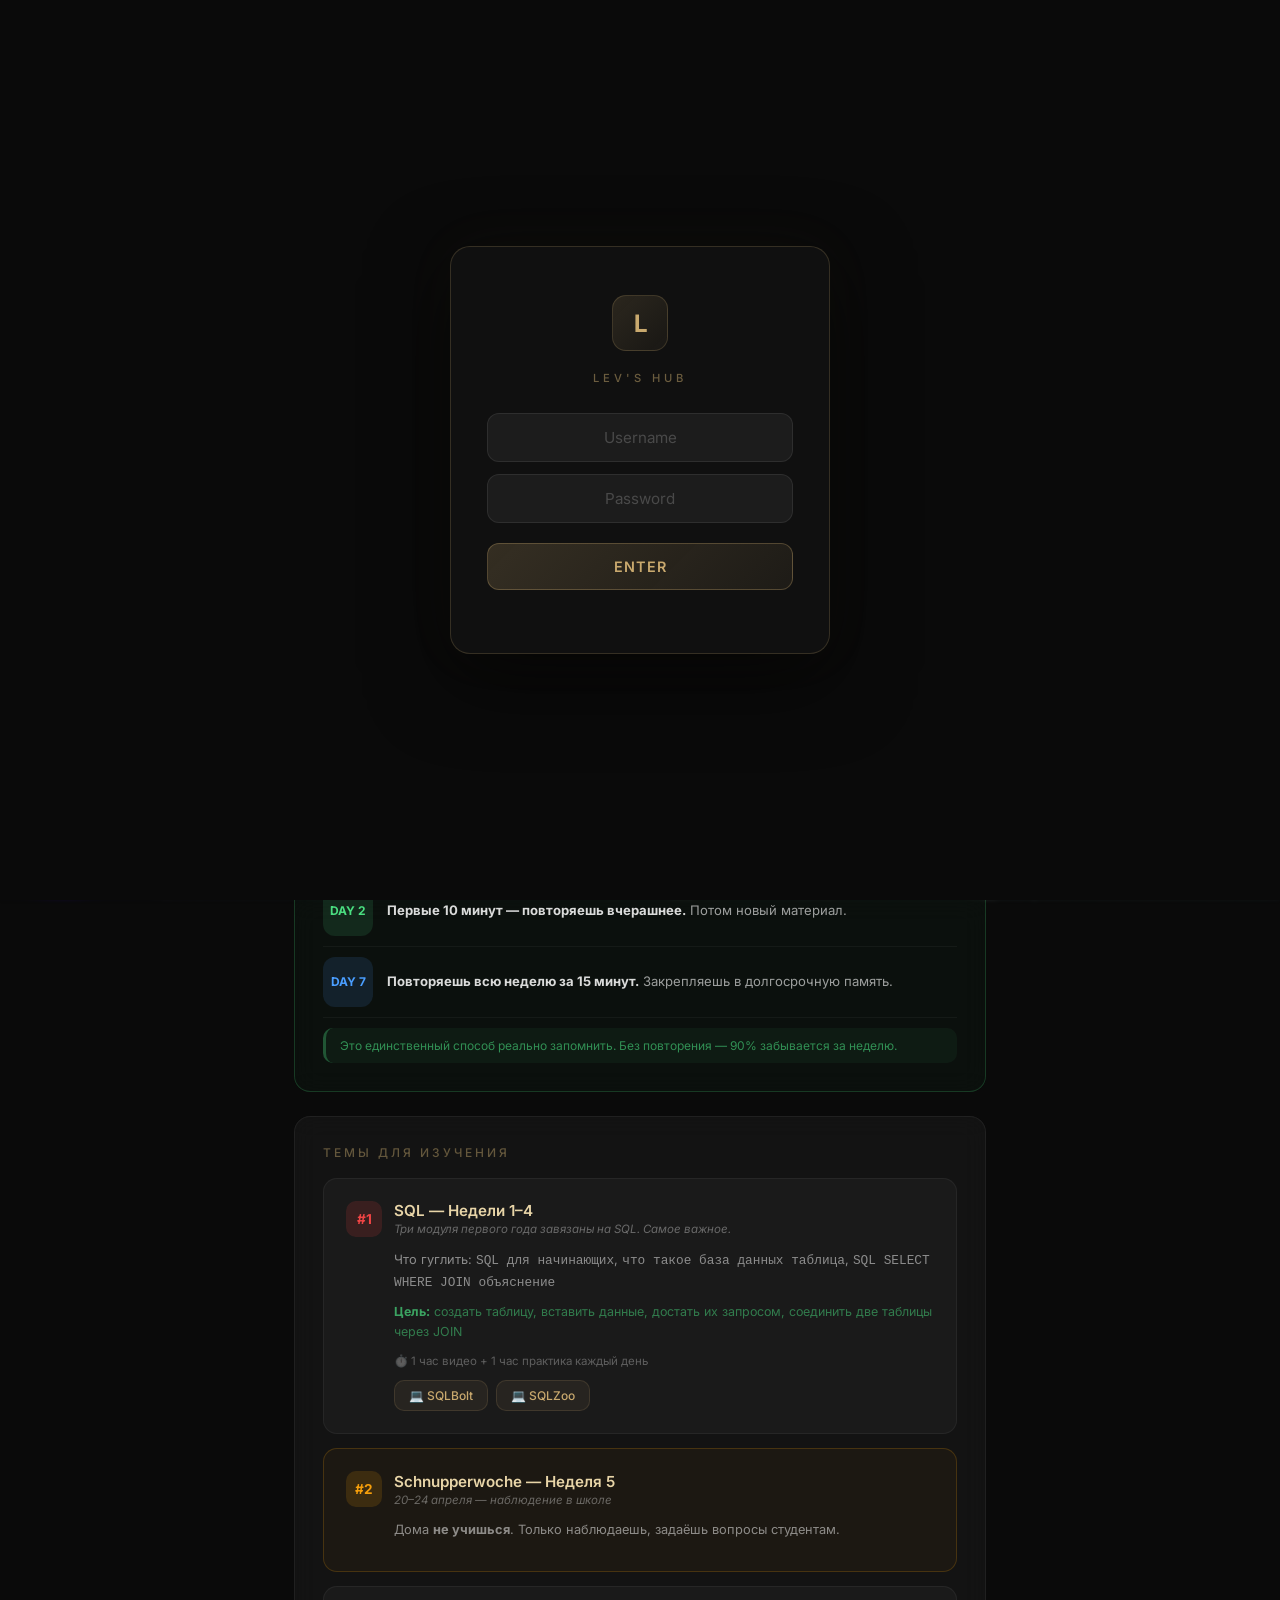
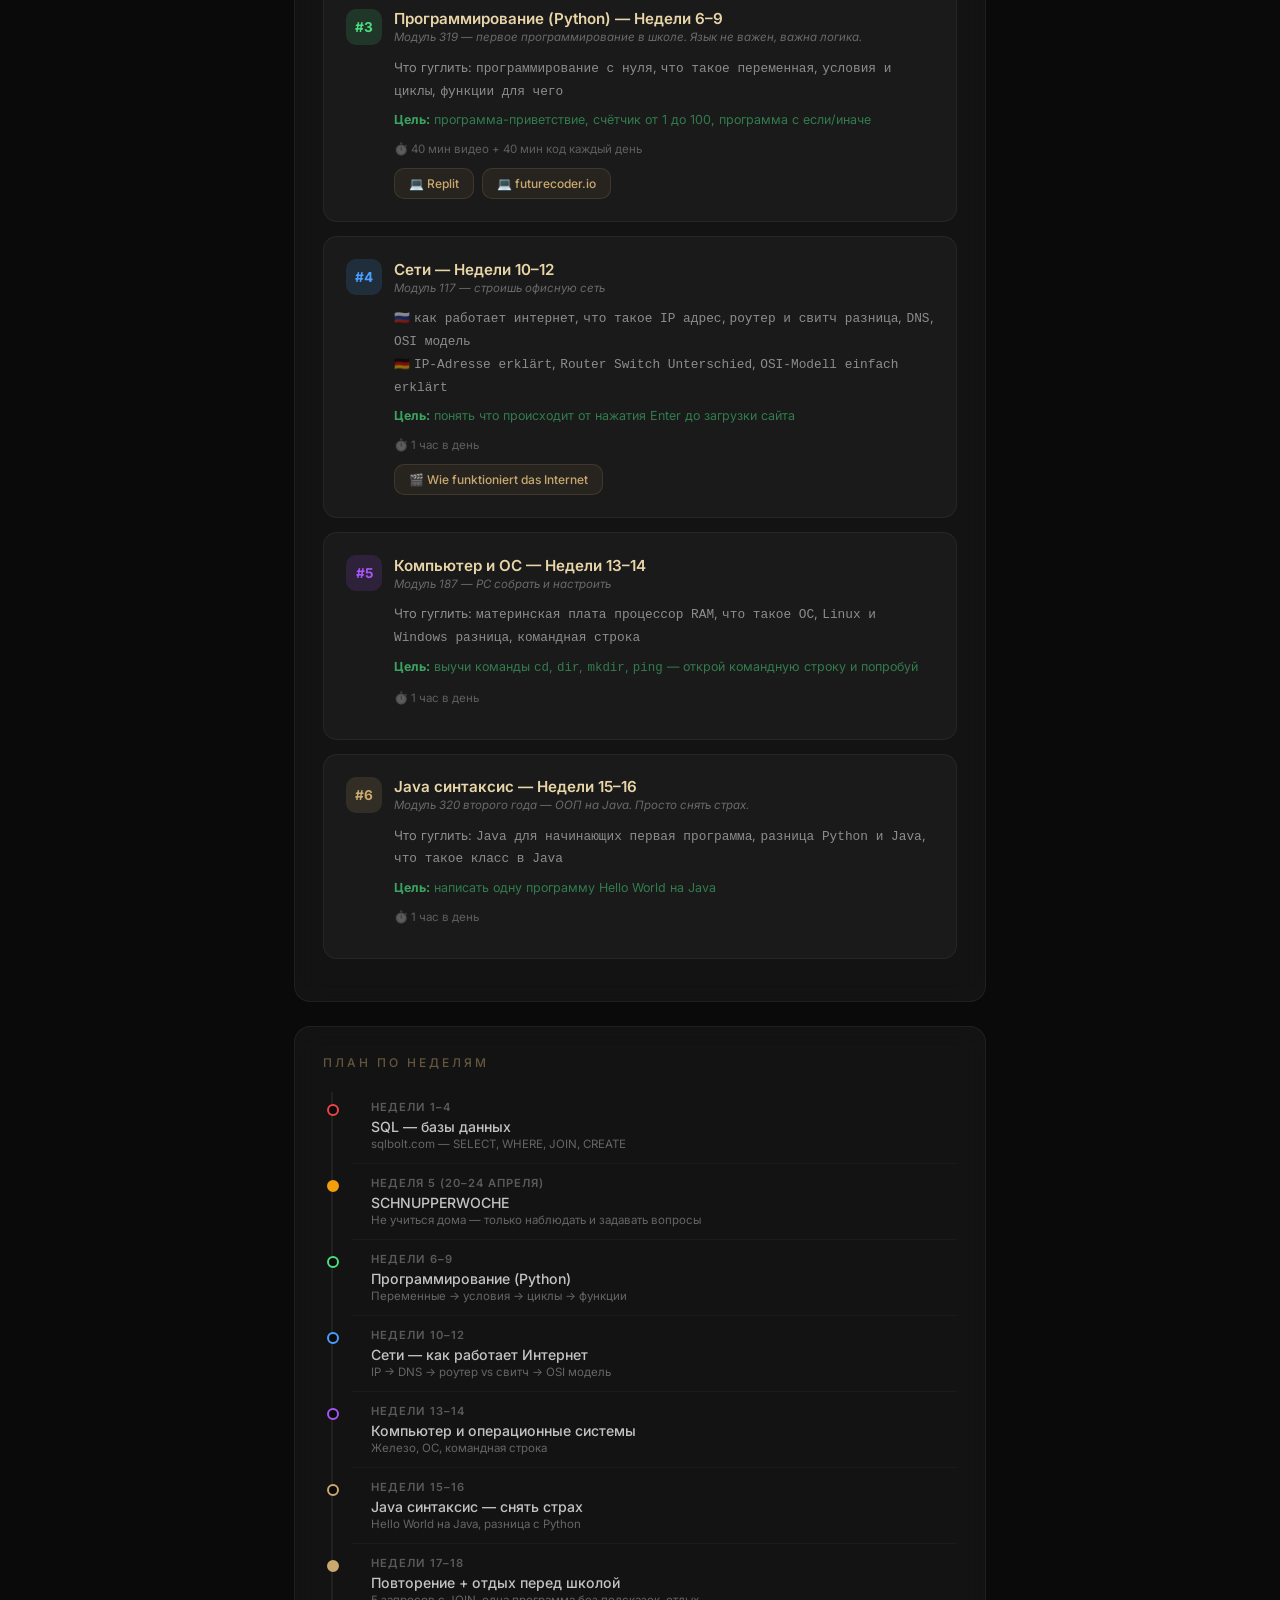
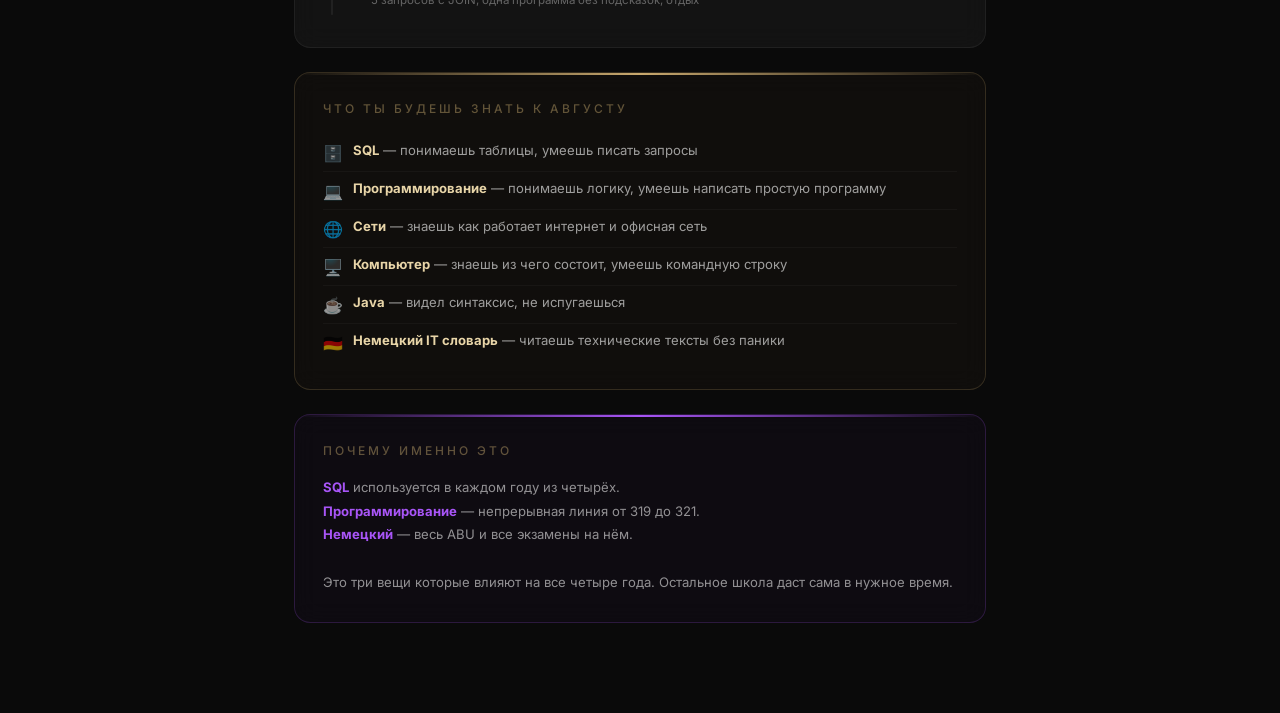
<file: school-prep.html>
<!DOCTYPE html>
<html lang="ru">
<head>
<meta charset="UTF-8">
<meta name="viewport" content="width=device-width, initial-scale=1.0">
<title>School Prep — Lev's HUB</title>
<style>
  @import url('https://fonts.googleapis.com/css2?family=Inter:wght@300;400;500;600;700&display=swap');
  * { margin: 0; padding: 0; box-sizing: border-box; }
  body { font-family: 'Inter', sans-serif; background: #0a0a0a; color: #fff; min-height: 100vh; overflow-x: hidden; }

  /* Login */
  .login-overlay { position:fixed;inset:0;z-index:99999;display:flex;align-items:center;justify-content:center;background:#0a0a0a;transition:opacity .5s,visibility .5s; }
  .login-overlay.hidden { opacity:0;visibility:hidden;pointer-events:none; }
  .login-box { background:rgba(17,17,17,.95);border:1px solid rgba(201,169,110,.2);border-radius:20px;padding:48px 36px 36px;max-width:380px;width:90%;text-align:center;box-shadow:0 24px 80px rgba(0,0,0,.6),0 0 60px rgba(201,169,110,.04); }
  .login-logo { width:56px;height:56px;margin:0 auto 20px;border-radius:14px;background:linear-gradient(135deg,rgba(201,169,110,.15),rgba(201,169,110,.05));border:1px solid rgba(201,169,110,.2);display:flex;align-items:center;justify-content:center;font-size:24px;font-weight:700;color:#c9a96e; }
  .login-title { font-size:.7rem;font-weight:500;letter-spacing:4px;text-transform:uppercase;color:rgba(200,170,110,.5);margin-bottom:28px; }
  .login-input { width:100%;padding:14px 18px;background:rgba(255,255,255,.05);border:1px solid rgba(255,255,255,.08);border-radius:12px;color:#fff;font-family:Inter,sans-serif;font-size:.95rem;text-align:center;outline:none;margin-bottom:12px;transition:border-color .3s; }
  .login-input:focus { border-color:rgba(201,169,110,.35); }
  .login-input::placeholder { color:rgba(255,255,255,.2); }
  .login-btn { width:100%;padding:14px;margin-top:8px;border-radius:12px;border:1px solid rgba(201,169,110,.3);background:linear-gradient(135deg,rgba(201,169,110,.2),rgba(201,169,110,.08));color:#c9a96e;font-family:Inter,sans-serif;font-weight:600;font-size:.9rem;cursor:pointer;letter-spacing:1px;transition:all .3s; }
  .login-btn:hover { background:linear-gradient(135deg,rgba(201,169,110,.3),rgba(201,169,110,.15)); }
  .login-error { color:#e74c3c;font-size:.75rem;margin-top:12px;opacity:0;transition:opacity .3s; }
  .login-error.show { opacity:1; }

  .bg-img { position: fixed; inset: 0; z-index: 0; width: 100%; height: 100%; object-fit: cover; opacity: .12; filter: blur(2px) saturate(1.2); }
  .bg-overlay { position: fixed; inset: 0; z-index: 1; background: radial-gradient(ellipse at 30% 20%, rgba(200,170,110,.08) 0%, transparent 60%), radial-gradient(ellipse at 70% 80%, rgba(80,130,200,.06) 0%, transparent 60%), linear-gradient(180deg, rgba(10,10,10,.6) 0%, rgba(10,10,10,.92) 100%); }

  .container { position: relative; z-index: 2; max-width: 740px; margin: 0 auto; padding: 60px 24px 80px; }

  .back-btn { display: inline-flex; align-items: center; gap: 8px; padding: 10px 20px; border-radius: 12px; background: rgba(255,255,255,.05); border: 1px solid rgba(255,255,255,.08); text-decoration: none; color: #ccc; font-size: .82rem; transition: all .3s; margin-bottom: 40px; }
  .back-btn:hover { background: rgba(255,255,255,.1); color: #fff; border-color: rgba(200,170,110,.2); }

  .header { text-align: center; margin-bottom: 48px; }
  .header h1 { font-size: 1.6rem; font-weight: 300; letter-spacing: 4px; text-transform: uppercase; background: linear-gradient(135deg, #e8d5a8 0%, #fff 40%, #c9a96e 100%); -webkit-background-clip: text; -webkit-text-fill-color: transparent; background-clip: text; }
  .header .line { width: 60px; height: 1px; background: linear-gradient(90deg, transparent, #c9a96e, transparent); margin: 16px auto 0; }

  .card { padding: 28px; border-radius: 16px; background: rgba(255,255,255,.04); border: 1px solid rgba(255,255,255,.06); backdrop-filter: blur(12px); margin-bottom: 24px; }
  .card h2 { font-size: .75rem; font-weight: 500; letter-spacing: 3px; text-transform: uppercase; color: rgba(200,170,110,.45); margin-bottom: 18px; }

  /* Countdown */
  .countdown-card {
    text-align: center; padding: 32px 28px;
    border-color: rgba(201,169,110,.2); background: rgba(201,169,110,.03);
    position: relative; overflow: hidden;
  }
  .countdown-card::before {
    content: ''; position: absolute; top: 0; left: 0; right: 0; height: 2px;
    background: linear-gradient(90deg, transparent, #c9a96e, transparent);
  }
  .countdown-num {
    font-size: 3.5rem; font-weight: 700; color: #c9a96e;
    font-variant-numeric: tabular-nums; line-height: 1;
  }
  .countdown-label {
    font-size: .8rem; color: rgba(255,255,255,.4); margin-top: 8px;
    text-transform: uppercase; letter-spacing: 2px;
  }
  .countdown-bar {
    width: 100%; height: 6px; border-radius: 3px;
    background: rgba(255,255,255,.06); margin-top: 20px; overflow: hidden;
  }
  .countdown-bar-fill {
    height: 100%; border-radius: 3px;
    background: linear-gradient(90deg, #c9a96e, #4ade80);
    transition: width .5s;
  }
  .countdown-pct {
    font-size: .7rem; color: rgba(255,255,255,.3); margin-top: 6px;
  }

  /* Daily Rule */
  .rule-card {
    border-color: rgba(239,68,68,.25); background: rgba(239,68,68,.04);
    position: relative; overflow: hidden;
  }
  .rule-card::before {
    content: ''; position: absolute; top: 0; left: 0; right: 0; height: 2px;
    background: linear-gradient(90deg, transparent, #ef4444, #f59e0b, transparent);
  }
  .rule-big {
    font-size: 1.6rem; font-weight: 700; color: #ef4444;
    text-align: center; margin-bottom: 12px;
  }
  .rule-sub {
    font-size: .85rem; color: rgba(255,255,255,.6); text-align: center; line-height: 1.7;
  }
  .rule-sub strong { color: #f59e0b; }
  .rule-typing {
    margin-top: 16px; padding: 14px 16px; border-radius: 12px;
    background: rgba(255,255,255,.03); border: 1px solid rgba(255,255,255,.05);
    display: flex; align-items: center; gap: 12px;
  }
  .rule-typing-icon { font-size: 1.4rem; }
  .rule-typing-text { font-size: .8rem; color: rgba(255,255,255,.55); line-height: 1.6; }
  .rule-typing-text strong { color: #c9a96e; }

  /* German parallel */
  .german-card {
    border-color: rgba(74,158,255,.2); background: rgba(74,158,255,.03);
    position: relative; overflow: hidden;
  }
  .german-card::before {
    content: ''; position: absolute; top: 0; left: 0; right: 0; height: 2px;
    background: linear-gradient(90deg, transparent, #4a9eff, transparent);
  }
  .german-text {
    font-size: .85rem; color: rgba(255,255,255,.6); text-align: center; line-height: 1.7;
  }
  .german-text strong { color: #4a9eff; }

  /* Spaced Repetition */
  .rep-card {
    border-color: rgba(74,222,128,.2); background: rgba(74,222,128,.03);
    position: relative; overflow: hidden;
  }
  .rep-card::before {
    content: ''; position: absolute; top: 0; left: 0; right: 0; height: 2px;
    background: linear-gradient(90deg, transparent, #4ade80, transparent);
  }
  .rep-row {
    display: flex; align-items: center; gap: 14px;
    padding: 10px 0; border-bottom: 1px solid rgba(255,255,255,.04);
  }
  .rep-row:last-child { border-bottom: none; }
  .rep-day {
    width: 50px; height: 50px; border-radius: 12px; display: flex;
    align-items: center; justify-content: center; flex-shrink: 0;
    font-size: .75rem; font-weight: 700; text-transform: uppercase;
  }
  .rep-day.d1 { background: rgba(201,169,110,.15); color: #c9a96e; }
  .rep-day.d2 { background: rgba(74,222,128,.12); color: #4ade80; }
  .rep-day.d7 { background: rgba(74,158,255,.12); color: #4a9eff; }
  .rep-text { font-size: .82rem; color: rgba(255,255,255,.6); line-height: 1.5; }
  .rep-text strong { color: rgba(255,255,255,.85); }
  .rep-note {
    font-size: .75rem; color: rgba(74,222,128,.6); margin-top: 10px;
    padding: 10px 14px; border-radius: 10px;
    background: rgba(74,222,128,.05); border-left: 3px solid rgba(74,222,128,.3);
  }

  /* Subject Cards */
  .subj-card {
    padding: 22px; border-radius: 14px;
    background: rgba(255,255,255,.03); border: 1px solid rgba(255,255,255,.05);
    margin-bottom: 14px; transition: background .2s;
  }
  .subj-card:hover { background: rgba(255,255,255,.05); }
  .subj-head { display: flex; align-items: center; gap: 12px; margin-bottom: 12px; }
  .subj-num {
    width: 36px; height: 36px; border-radius: 10px; display: flex;
    align-items: center; justify-content: center;
    font-size: .85rem; font-weight: 700; flex-shrink: 0;
  }
  .subj-num.p1 { background: rgba(239,68,68,.15); color: #ef4444; }
  .subj-num.p2 { background: rgba(245,158,11,.15); color: #f59e0b; }
  .subj-num.p3 { background: rgba(74,222,128,.15); color: #4ade80; }
  .subj-num.p4 { background: rgba(74,158,255,.15); color: #4a9eff; }
  .subj-num.p5 { background: rgba(168,85,247,.15); color: #a855f7; }
  .subj-num.p6 { background: rgba(201,169,110,.15); color: #c9a96e; }
  .subj-title { font-size: .95rem; font-weight: 600; color: #e8d5a8; }
  .subj-why {
    font-size: .72rem; color: rgba(255,255,255,.35); margin-top: 2px;
    font-style: italic;
  }
  .subj-desc {
    font-size: .8rem; color: rgba(255,255,255,.5); line-height: 1.7;
    margin-bottom: 8px; padding-left: 48px;
  }
  .subj-topics {
    font-size: .78rem; color: rgba(255,255,255,.5); line-height: 1.7;
    margin-bottom: 12px; padding-left: 48px;
  }
  .subj-topics code {
    background: rgba(255,255,255,.06); padding: 2px 6px; border-radius: 4px;
    font-size: .75rem; color: #e8d5a8;
  }
  .subj-goal {
    font-size: .78rem; color: rgba(74,222,128,.5); line-height: 1.6;
    margin-bottom: 12px; padding-left: 48px;
  }
  .subj-goal strong { color: rgba(74,222,128,.7); }
  .subj-time {
    font-size: .72rem; color: rgba(255,255,255,.3); padding-left: 48px; margin-bottom: 12px;
  }
  .subj-links { display: flex; gap: 8px; flex-wrap: wrap; padding-left: 48px; }
  .subj-link {
    display: inline-flex; align-items: center; gap: 6px;
    padding: 7px 14px; border-radius: 10px;
    background: rgba(201,169,110,.08); border: 1px solid rgba(201,169,110,.15);
    text-decoration: none; color: #c9a96e; font-size: .75rem; font-weight: 500;
    transition: all .25s;
  }
  .subj-link:hover { background: rgba(201,169,110,.18); border-color: rgba(201,169,110,.3); }

  /* Result Card */
  .result-card {
    border-color: rgba(201,169,110,.2); background: rgba(201,169,110,.03);
    position: relative; overflow: hidden;
  }
  .result-card::before {
    content: ''; position: absolute; top: 0; left: 0; right: 0; height: 2px;
    background: linear-gradient(90deg, transparent, #c9a96e, transparent);
  }
  .result-item {
    display: flex; align-items: flex-start; gap: 10px;
    padding: 8px 0; font-size: .82rem; color: rgba(255,255,255,.6);
    border-bottom: 1px solid rgba(255,255,255,.03);
  }
  .result-item:last-child { border-bottom: none; }
  .result-icon { font-size: 1rem; flex-shrink: 0; margin-top: 1px; }
  .result-item strong { color: #e8d5a8; }

  /* Why Card */
  .why-card {
    border-color: rgba(168,85,247,.2); background: rgba(168,85,247,.03);
    position: relative; overflow: hidden;
  }
  .why-card::before {
    content: ''; position: absolute; top: 0; left: 0; right: 0; height: 2px;
    background: linear-gradient(90deg, transparent, #a855f7, transparent);
  }
  .why-text {
    font-size: .82rem; color: rgba(255,255,255,.55); line-height: 1.8;
  }
  .why-text strong { color: #a855f7; }

  /* Timeline */
  .timeline { position: relative; padding-left: 28px; }
  .timeline::before {
    content: ''; position: absolute; left: 8px; top: 4px; bottom: 4px;
    width: 2px; background: rgba(255,255,255,.06); border-radius: 1px;
  }
  .tl-item {
    position: relative; padding: 12px 0 12px 20px;
    border-bottom: 1px solid rgba(255,255,255,.03);
  }
  .tl-item:last-child { border-bottom: none; }
  .tl-dot {
    position: absolute; left: -24px; top: 16px;
    width: 12px; height: 12px; border-radius: 50%;
    border: 2px solid; background: #0a0a0a;
  }
  .tl-dot.sql { border-color: #ef4444; }
  .tl-dot.schnupper { border-color: #f59e0b; background: #f59e0b; }
  .tl-dot.prog { border-color: #4ade80; }
  .tl-dot.net { border-color: #4a9eff; }
  .tl-dot.hw { border-color: #a855f7; }
  .tl-dot.java { border-color: #c9a96e; }
  .tl-dot.review { border-color: #c9a96e; background: #c9a96e; }
  .tl-weeks {
    font-size: .7rem; font-weight: 600; letter-spacing: 1px;
    text-transform: uppercase; color: rgba(255,255,255,.3); margin-bottom: 4px;
  }
  .tl-title { font-size: .88rem; font-weight: 500; color: rgba(255,255,255,.75); }
  .tl-note { font-size: .72rem; color: rgba(255,255,255,.35); margin-top: 2px; }
  .tl-item.active .tl-title { color: #c9a96e; }
  .tl-item.active .tl-dot { box-shadow: 0 0 8px rgba(201,169,110,.4); }

  @media (max-width: 640px) {
    .container { padding: 40px 16px 60px; }
    .header h1 { font-size: 1.2rem; }
    .countdown-num { font-size: 2.5rem; }
    .rule-big { font-size: 1.2rem; }
    .subj-topics, .subj-links, .subj-desc, .subj-goal, .subj-time { padding-left: 0; }
  }
</style>
</head>
<body>

<!-- Login Screen -->
<div class="login-overlay" id="loginOverlay">
  <div class="login-box">
    <div class="login-logo">L</div>
    <div class="login-title">LEV'S HUB</div>
    <input class="login-input" id="loginUser" type="text" placeholder="Username" autocomplete="off">
    <input class="login-input" id="loginPass" type="password" placeholder="Password">
    <button class="login-btn" id="loginBtn">ENTER</button>
    <div class="login-error" id="loginError">Invalid credentials</div>
  </div>
</div>

<img class="bg-img" src="background5.jpg" alt="">
<div class="bg-overlay"></div>

<div class="container">

  <a class="back-btn" href="index.html">&larr; Back to Main Hub</a>

  <div class="header">
    <h1>Подготовка к школе — 18 недель</h1>
    <div class="line"></div>
  </div>

  <!-- DAILY RULE -->
  <div class="card rule-card">
    <div class="rule-big">2–2.5 ЧАСА В ДЕНЬ — КАЖДЫЙ ДЕНЬ</div>
    <div class="rule-sub">
      Каждый день без исключений.<br>
      <strong>Без повторения — запоминается только 10%.</strong><br>
      С повторением в течение 24ч — <strong>80%</strong>.
    </div>
    <div class="rule-typing">
      <div class="rule-typing-icon">⌨️</div>
      <div class="rule-typing-text">
        <strong>+ Печать каждый день</strong> — правильная печать отдельно от учёбы.<br>
        Цель: <strong>100+ слов/мин</strong> на DE/EN/RU к августу.
      </div>
    </div>
    <div style="margin-top:12px; display:flex; justify-content:center; gap:8px; flex-wrap:wrap;">
      <a class="subj-link" href="https://www.typingclub.com/" target="_blank" rel="noopener">⌨️ TypingClub</a>
      <a class="subj-link" href="https://www.online-stopwatch.com/" target="_blank" rel="noopener">⏱️ Timer</a>
    </div>
  </div>

  <!-- GERMAN PARALLEL -->
  <div class="card german-card">
    <h2>Немецкий — каждый день параллельно</h2>
    <div class="german-text">
      Уроки с учителем остаются. Добавляешь: когда изучаешь тему —<br>
      <strong>гуглишь её же на немецком и читаешь один абзац.</strong><br>
      Строит технический словарь постепенно.
    </div>
  </div>

  <!-- SPACED REPETITION -->
  <div class="card rep-card">
    <h2>Spaced Repetition — Интервальное повторение</h2>
    <div class="rep-row">
      <div class="rep-day d1">Day 1</div>
      <div class="rep-text"><strong>Изучаешь новое.</strong> Мозг впервые видит информацию.</div>
    </div>
    <div class="rep-row">
      <div class="rep-day d2">Day 2</div>
      <div class="rep-text"><strong>Первые 10 минут — повторяешь вчерашнее.</strong> Потом новый материал.</div>
    </div>
    <div class="rep-row">
      <div class="rep-day d7">Day 7</div>
      <div class="rep-text"><strong>Повторяешь всю неделю за 15 минут.</strong> Закрепляешь в долгосрочную память.</div>
    </div>
    <div class="rep-note">Это единственный способ реально запомнить. Без повторения — 90% забывается за неделю.</div>
  </div>

  <!-- SUBJECTS -->
  <div class="card">
    <h2>Темы для изучения</h2>

    <!-- 1. SQL -->
    <div class="subj-card">
      <div class="subj-head">
        <div class="subj-num p1">#1</div>
        <div>
          <div class="subj-title">SQL — Недели 1–4</div>
          <div class="subj-why">Три модуля первого года завязаны на SQL. Самое важное.</div>
        </div>
      </div>
      <div class="subj-desc">
        Что гуглить: <code>SQL для начинающих</code>, <code>что такое база данных таблица</code>, <code>SQL SELECT WHERE JOIN объяснение</code>
      </div>
      <div class="subj-goal">
        <strong>Цель:</strong> создать таблицу, вставить данные, достать их запросом, соединить две таблицы через JOIN
      </div>
      <div class="subj-time">⏱️ 1 час видео + 1 час практика каждый день</div>
      <div class="subj-links">
        <a class="subj-link" href="https://sqlbolt.com/" target="_blank" rel="noopener">💻 SQLBolt</a>
        <a class="subj-link" href="https://sqlzoo.net/" target="_blank" rel="noopener">💻 SQLZoo</a>
      </div>
    </div>

    <!-- 2. Schnupperwoche -->
    <div class="subj-card" style="border-color: rgba(245,158,11,.2); background: rgba(245,158,11,.04);">
      <div class="subj-head">
        <div class="subj-num p2">#2</div>
        <div>
          <div class="subj-title">Schnupperwoche — Неделя 5</div>
          <div class="subj-why">20–24 апреля — наблюдение в школе</div>
        </div>
      </div>
      <div class="subj-desc">
        Дома <strong>не учишься</strong>. Только наблюдаешь, задаёшь вопросы студентам.
      </div>
    </div>

    <!-- 3. Programming / Python -->
    <div class="subj-card">
      <div class="subj-head">
        <div class="subj-num p3">#3</div>
        <div>
          <div class="subj-title">Программирование (Python) — Недели 6–9</div>
          <div class="subj-why">Модуль 319 — первое программирование в школе. Язык не важен, важна логика.</div>
        </div>
      </div>
      <div class="subj-desc">
        Что гуглить: <code>программирование с нуля</code>, <code>что такое переменная</code>, <code>условия и циклы</code>, <code>функции для чего</code>
      </div>
      <div class="subj-goal">
        <strong>Цель:</strong> программа-приветствие, счётчик от 1 до 100, программа с если/иначе
      </div>
      <div class="subj-time">⏱️ 40 мин видео + 40 мин код каждый день</div>
      <div class="subj-links">
        <a class="subj-link" href="https://replit.com/" target="_blank" rel="noopener">💻 Replit</a>
        <a class="subj-link" href="https://futurecoder.io/" target="_blank" rel="noopener">💻 futurecoder.io</a>
      </div>
    </div>

    <!-- 4. Networks -->
    <div class="subj-card">
      <div class="subj-head">
        <div class="subj-num p4">#4</div>
        <div>
          <div class="subj-title">Сети — Недели 10–12</div>
          <div class="subj-why">Модуль 117 — строишь офисную сеть</div>
        </div>
      </div>
      <div class="subj-desc">
        🇷🇺 <code>как работает интернет</code>, <code>что такое IP адрес</code>, <code>роутер и свитч разница</code>, <code>DNS</code>, <code>OSI модель</code><br>
        🇩🇪 <code>IP-Adresse erklärt</code>, <code>Router Switch Unterschied</code>, <code>OSI-Modell einfach erklärt</code>
      </div>
      <div class="subj-goal">
        <strong>Цель:</strong> понять что происходит от нажатия Enter до загрузки сайта
      </div>
      <div class="subj-time">⏱️ 1 час в день</div>
      <div class="subj-links">
        <a class="subj-link" href="https://www.youtube.com/results?search_query=Wie+funktioniert+das+Internet" target="_blank" rel="noopener">🎬 Wie funktioniert das Internet</a>
      </div>
    </div>

    <!-- 5. Hardware & OS -->
    <div class="subj-card">
      <div class="subj-head">
        <div class="subj-num p5">#5</div>
        <div>
          <div class="subj-title">Компьютер и ОС — Недели 13–14</div>
          <div class="subj-why">Модуль 187 — PC собрать и настроить</div>
        </div>
      </div>
      <div class="subj-desc">
        Что гуглить: <code>материнская плата процессор RAM</code>, <code>что такое ОС</code>, <code>Linux и Windows разница</code>, <code>командная строка</code>
      </div>
      <div class="subj-goal">
        <strong>Цель:</strong> выучи команды <code>cd</code>, <code>dir</code>, <code>mkdir</code>, <code>ping</code> — открой командную строку и попробуй
      </div>
      <div class="subj-time">⏱️ 1 час в день</div>
    </div>

    <!-- 6. Java -->
    <div class="subj-card">
      <div class="subj-head">
        <div class="subj-num p6">#6</div>
        <div>
          <div class="subj-title">Java синтаксис — Недели 15–16</div>
          <div class="subj-why">Модуль 320 второго года — ООП на Java. Просто снять страх.</div>
        </div>
      </div>
      <div class="subj-desc">
        Что гуглить: <code>Java для начинающих первая программа</code>, <code>разница Python и Java</code>, <code>что такое класс в Java</code>
      </div>
      <div class="subj-goal">
        <strong>Цель:</strong> написать одну программу Hello World на Java
      </div>
      <div class="subj-time">⏱️ 1 час в день</div>
    </div>
  </div>

  <!-- TIMELINE -->
  <div class="card">
    <h2>План по неделям</h2>
    <div class="timeline" id="timeline">
      <div class="tl-item" data-week="1">
        <div class="tl-dot sql"></div>
        <div class="tl-weeks">Недели 1–4</div>
        <div class="tl-title">SQL — базы данных</div>
        <div class="tl-note">sqlbolt.com — SELECT, WHERE, JOIN, CREATE</div>
      </div>
      <div class="tl-item" data-week="5">
        <div class="tl-dot schnupper"></div>
        <div class="tl-weeks">Неделя 5 (20–24 апреля)</div>
        <div class="tl-title">SCHNUPPERWOCHE</div>
        <div class="tl-note">Не учиться дома — только наблюдать и задавать вопросы</div>
      </div>
      <div class="tl-item" data-week="6">
        <div class="tl-dot prog"></div>
        <div class="tl-weeks">Недели 6–9</div>
        <div class="tl-title">Программирование (Python)</div>
        <div class="tl-note">Переменные → условия → циклы → функции</div>
      </div>
      <div class="tl-item" data-week="10">
        <div class="tl-dot net"></div>
        <div class="tl-weeks">Недели 10–12</div>
        <div class="tl-title">Сети — как работает Интернет</div>
        <div class="tl-note">IP → DNS → роутер vs свитч → OSI модель</div>
      </div>
      <div class="tl-item" data-week="13">
        <div class="tl-dot hw"></div>
        <div class="tl-weeks">Недели 13–14</div>
        <div class="tl-title">Компьютер и операционные системы</div>
        <div class="tl-note">Железо, ОС, командная строка</div>
      </div>
      <div class="tl-item" data-week="15">
        <div class="tl-dot java"></div>
        <div class="tl-weeks">Недели 15–16</div>
        <div class="tl-title">Java синтаксис — снять страх</div>
        <div class="tl-note">Hello World на Java, разница с Python</div>
      </div>
      <div class="tl-item" data-week="17">
        <div class="tl-dot review"></div>
        <div class="tl-weeks">Недели 17–18</div>
        <div class="tl-title">Повторение + отдых перед школой</div>
        <div class="tl-note">5 запросов с JOIN, одна программа без подсказок, отдых</div>
      </div>
    </div>
  </div>

  <!-- WHAT YOU'LL KNOW -->
  <div class="card result-card">
    <h2>Что ты будешь знать к августу</h2>
    <div class="result-item">
      <span class="result-icon">🗄️</span>
      <span><strong>SQL</strong> — понимаешь таблицы, умеешь писать запросы</span>
    </div>
    <div class="result-item">
      <span class="result-icon">💻</span>
      <span><strong>Программирование</strong> — понимаешь логику, умеешь написать простую программу</span>
    </div>
    <div class="result-item">
      <span class="result-icon">🌐</span>
      <span><strong>Сети</strong> — знаешь как работает интернет и офисная сеть</span>
    </div>
    <div class="result-item">
      <span class="result-icon">🖥️</span>
      <span><strong>Компьютер</strong> — знаешь из чего состоит, умеешь командную строку</span>
    </div>
    <div class="result-item">
      <span class="result-icon">☕</span>
      <span><strong>Java</strong> — видел синтаксис, не испугаешься</span>
    </div>
    <div class="result-item">
      <span class="result-icon">🇩🇪</span>
      <span><strong>Немецкий IT словарь</strong> — читаешь технические тексты без паники</span>
    </div>
  </div>

  <!-- WHY THIS -->
  <div class="card why-card">
    <h2>Почему именно это</h2>
    <div class="why-text">
      <strong>SQL</strong> используется в каждом году из четырёх.<br>
      <strong>Программирование</strong> — непрерывная линия от 319 до 321.<br>
      <strong>Немецкий</strong> — весь ABU и все экзамены на нём.<br><br>
      Это три вещи которые влияют на все четыре года. Остальное школа даст сама в нужное время.
    </div>
  </div>

</div>

<script>
/* ===== COUNTDOWN ===== */
function updateCountdown() {
  const target = new Date('2026-08-20T00:00:00');
  const start = new Date('2026-03-23T00:00:00');
  const now = new Date();
  const diff = target - now;
  const days = Math.max(0, Math.ceil(diff / (1000 * 60 * 60 * 24)));
  document.getElementById('daysLeft').textContent = days;

  const total = (target - start) / (1000 * 60 * 60 * 24);
  const elapsed = (now - start) / (1000 * 60 * 60 * 24);
  const pct = Math.min(100, Math.max(0, Math.round(elapsed / total * 100)));
  document.getElementById('countdownBar').style.width = pct + '%';
  document.getElementById('countdownPct').textContent = pct + '% of preparation time passed';
}

/* ===== HIGHLIGHT CURRENT WEEK IN TIMELINE ===== */
function highlightTimeline() {
  const start = new Date('2026-03-23T00:00:00');
  const now = new Date();
  const weekNum = Math.floor((now - start) / (1000 * 60 * 60 * 24 * 7)) + 1;

  document.querySelectorAll('.tl-item').forEach(item => {
    const w = parseInt(item.dataset.week);
    if (weekNum >= w) item.classList.add('active');
  });
}

/* ===== AUTH ===== */
const SUPABASE_URL = 'https://pvmdetoukuybxtfehgbx.supabase.co';
const SUPABASE_KEY = 'eyJhbGciOiJIUzI1NiIsInR5cCI6IkpXVCJ9.eyJpc3MiOiJzdXBhYmFzZSIsInJlZiI6InB2bWRldG91a3V5Ynh0ZmVoZ2J4Iiwicm9sZSI6ImFub24iLCJpYXQiOjE3NzI5NTU3NzQsImV4cCI6MjA4ODUzMTc3NH0.9J4AadFYX4PnVMJS5nGSZfaYGX1s1E5yZvQPgpUsb08';
const EMAIL_MAP = { 'Lev': 'lev.rzn.office@gmail.com' };

function getToken() { return localStorage.getItem('levhub_token'); }

async function supaAuth(email, password) {
    const res = await fetch(SUPABASE_URL + '/auth/v1/token?grant_type=password', {
        method: 'POST',
        headers: { 'apikey': SUPABASE_KEY, 'Content-Type': 'application/json' },
        body: JSON.stringify({ email, password })
    });
    if (!res.ok) return null;
    return await res.json();
}

async function refreshToken() {
    const rt = localStorage.getItem('levhub_refresh');
    if (!rt) return false;
    const res = await fetch(SUPABASE_URL + '/auth/v1/token?grant_type=refresh_token', {
        method: 'POST',
        headers: { 'apikey': SUPABASE_KEY, 'Content-Type': 'application/json' },
        body: JSON.stringify({ refresh_token: rt })
    });
    if (!res.ok) return false;
    const d = await res.json();
    if (!d.access_token) return false;
    localStorage.setItem('levhub_token', d.access_token);
    localStorage.setItem('levhub_refresh', d.refresh_token);
    return true;
}

async function checkAuth() {
    const token = getToken();
    if (!token) return false;
    return await refreshToken();
}

async function doLogin() {
    const u = document.getElementById('loginUser').value.trim();
    const p = document.getElementById('loginPass').value;
    const email = EMAIL_MAP[u];
    if (!email) { showLoginError(); return; }
    document.getElementById('loginBtn').textContent = '...';
    const result = await supaAuth(email, p);
    document.getElementById('loginBtn').textContent = 'ENTER';
    if (!result || !result.access_token) { showLoginError(); return; }
    localStorage.setItem('levhub_token', result.access_token);
    localStorage.setItem('levhub_refresh', result.refresh_token);
    localStorage.setItem('levhub_profile', 'Lev');
    document.getElementById('loginOverlay').classList.add('hidden');
}

function showLoginError() {
    document.getElementById('loginError').classList.add('show');
    setTimeout(() => document.getElementById('loginError').classList.remove('show'), 2000);
}

document.addEventListener('DOMContentLoaded', async () => {
    updateCountdown();
    highlightTimeline();
    const authed = await checkAuth();
    if (authed) {
        document.getElementById('loginOverlay').classList.add('hidden');
    }
    document.getElementById('loginBtn').addEventListener('click', doLogin);
    document.getElementById('loginPass').addEventListener('keypress', e => { if(e.key==='Enter') doLogin(); });
    document.getElementById('loginUser').addEventListener('keypress', e => { if(e.key==='Enter') document.getElementById('loginPass').focus(); });
});
</script>







</body>
</html>
</file>
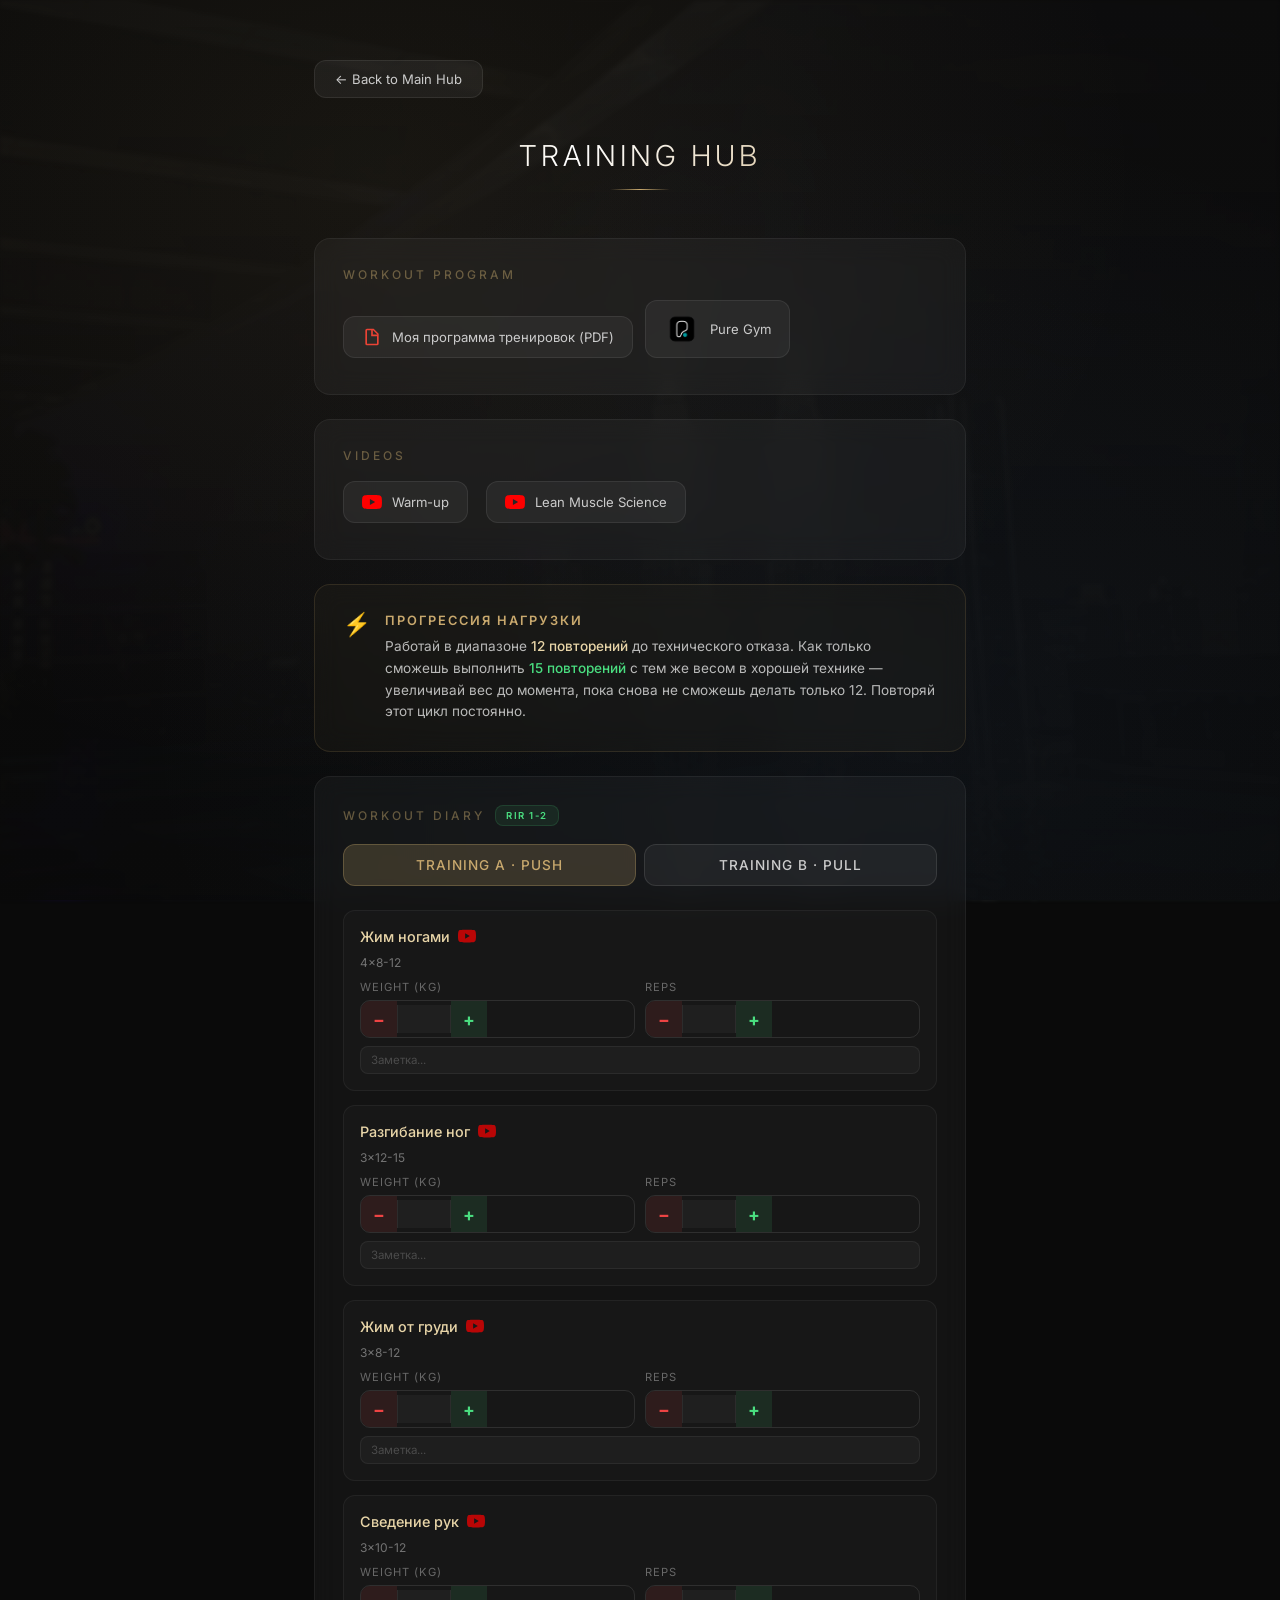
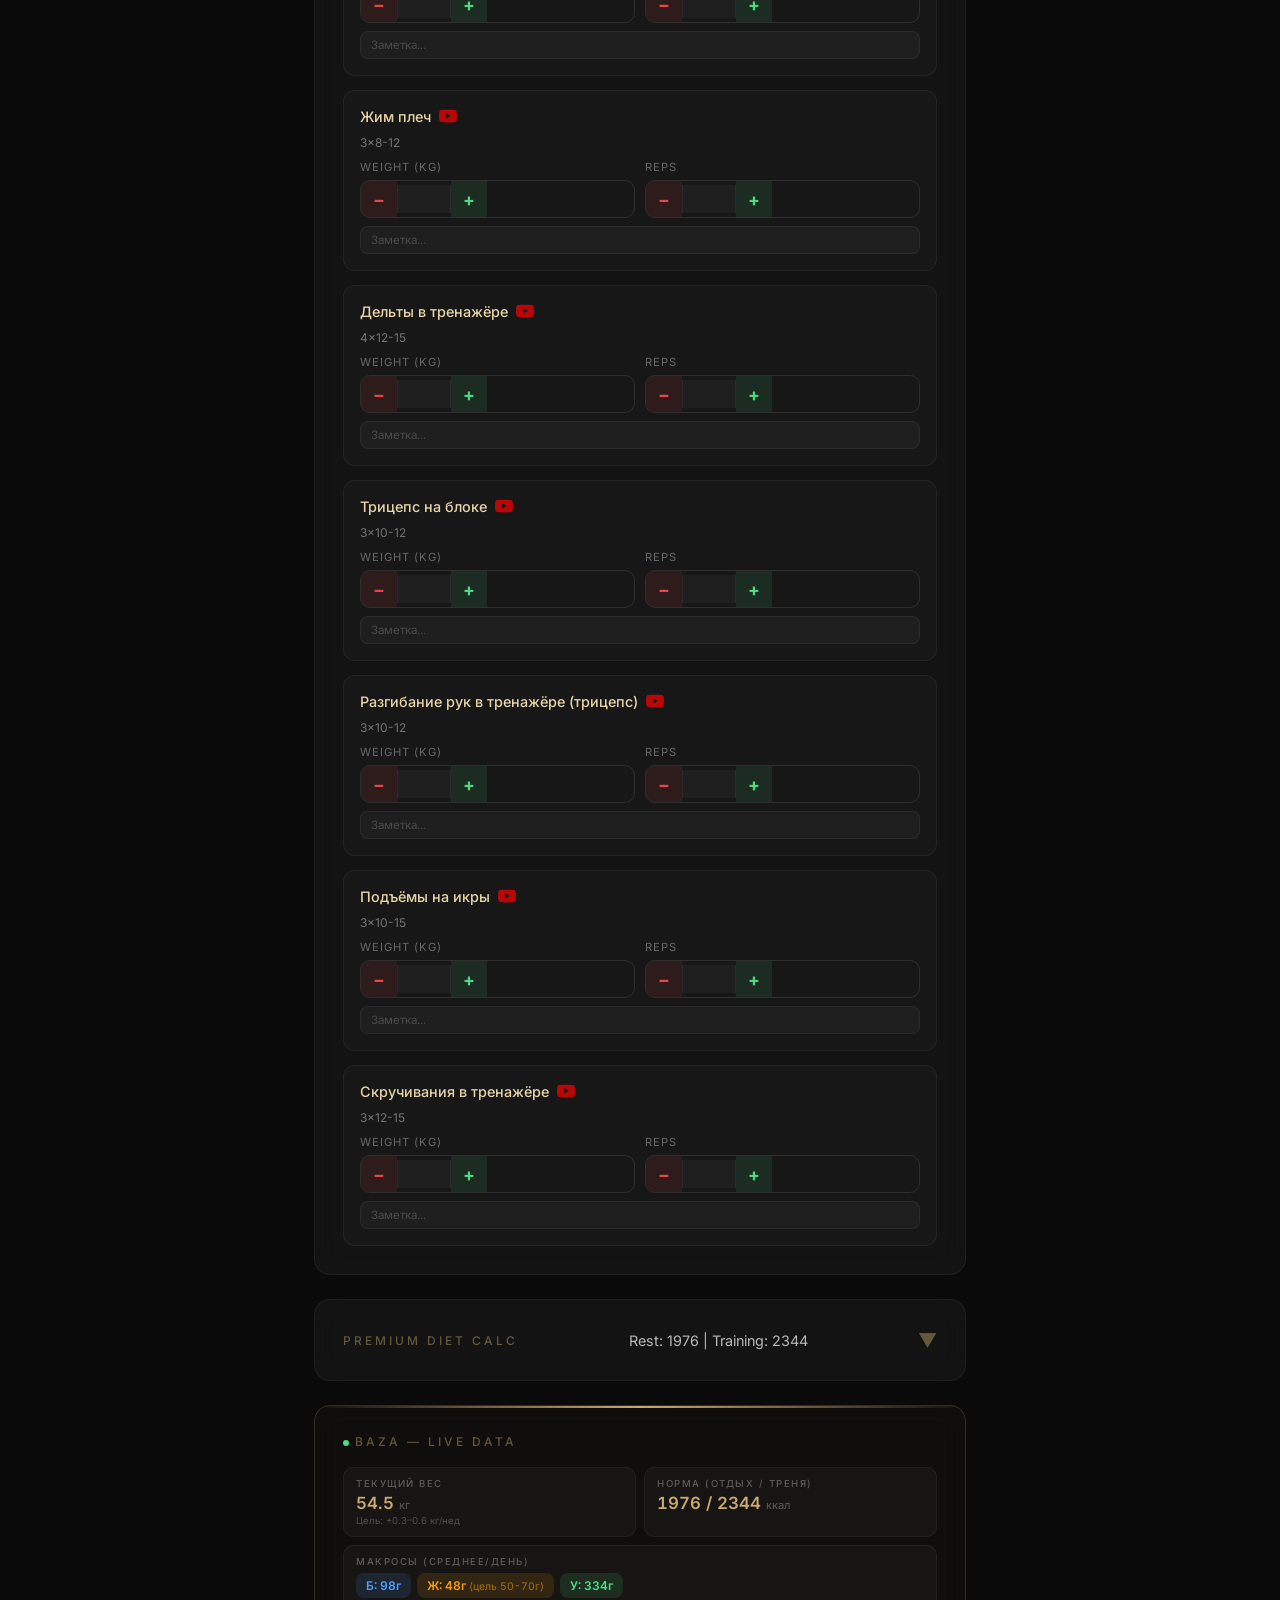
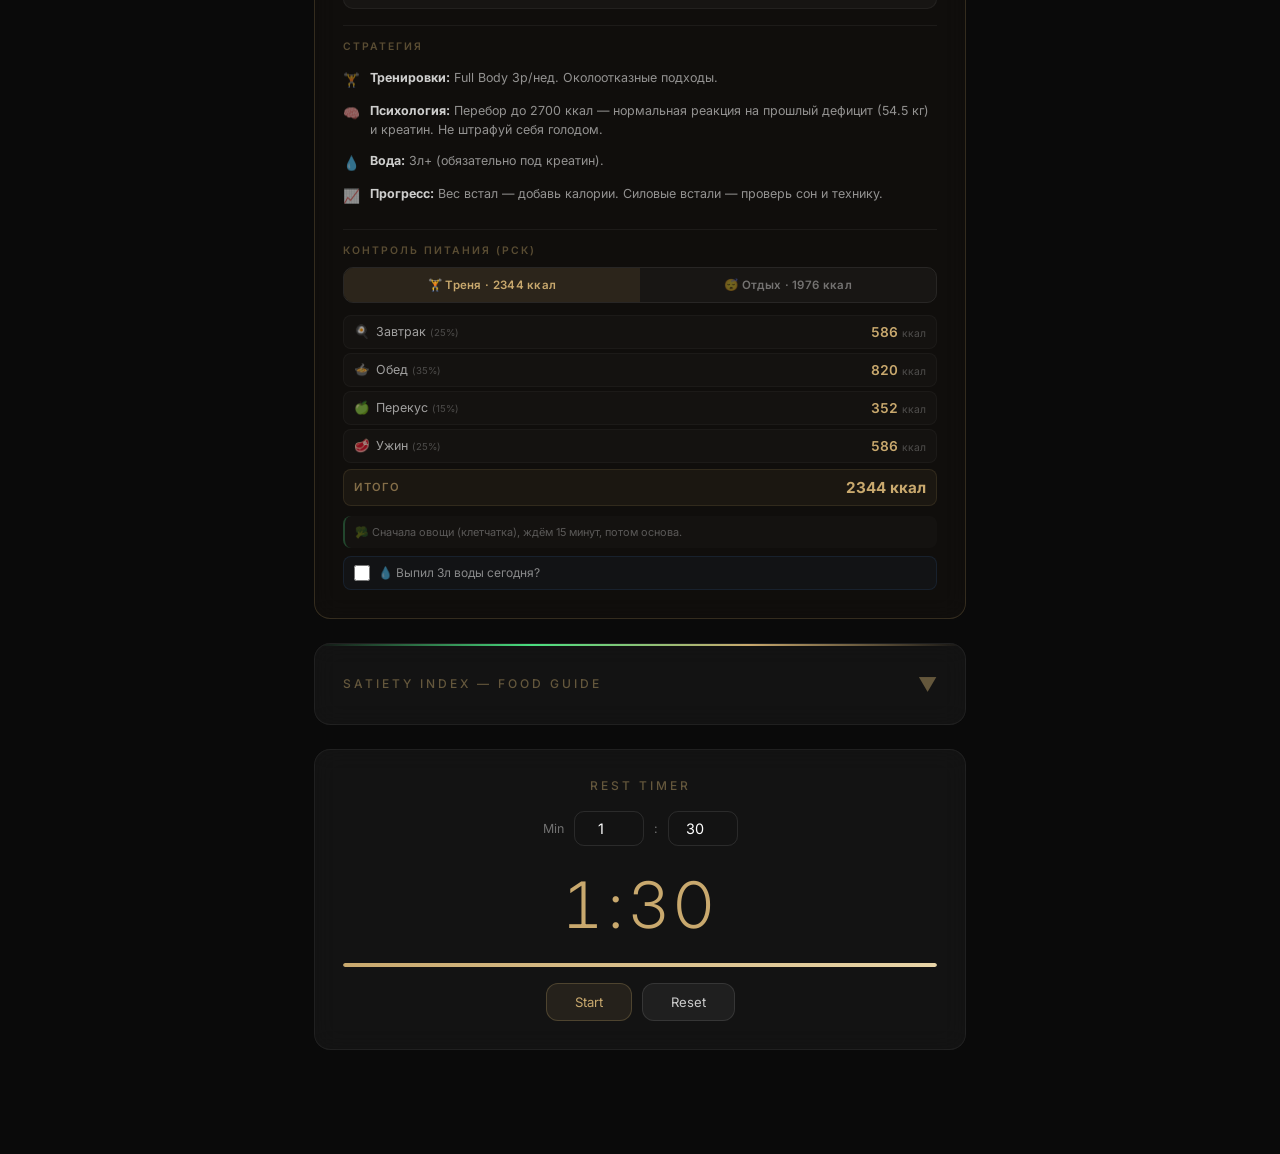
<file: training.html>
<!DOCTYPE html>
<html lang="ru">
<head>
<meta charset="UTF-8">
<meta name="viewport" content="width=device-width, initial-scale=1.0">
<title>Training Hub — Lev's HUB</title>
<style>
  @import url('https://fonts.googleapis.com/css2?family=Inter:wght@300;400;500;600&display=swap');
  * { margin: 0; padding: 0; box-sizing: border-box; }
  body { font-family: 'Inter', sans-serif; background: #0a0a0a; color: #fff; min-height: 100vh; overflow-x: hidden; }

  .bg-img { position: fixed; inset: 0; z-index: 0; width: 100%; height: 100%; object-fit: cover; opacity: .12; filter: blur(2px) saturate(1.2); }
  .bg-overlay { position: fixed; inset: 0; z-index: 1; background: radial-gradient(ellipse at 30% 20%, rgba(200,170,110,.08) 0%, transparent 60%), radial-gradient(ellipse at 70% 80%, rgba(80,130,200,.06) 0%, transparent 60%), linear-gradient(180deg, rgba(10,10,10,.6) 0%, rgba(10,10,10,.92) 100%); }

  .container { position: relative; z-index: 2; max-width: 700px; margin: 0 auto; padding: 60px 24px 80px; }

  .back-btn { display: inline-flex; align-items: center; gap: 8px; padding: 10px 20px; border-radius: 12px; background: rgba(255,255,255,.05); border: 1px solid rgba(255,255,255,.08); text-decoration: none; color: #ccc; font-size: .82rem; transition: all .3s; margin-bottom: 40px; }
  .back-btn:hover { background: rgba(255,255,255,.1); color: #fff; border-color: rgba(200,170,110,.2); }

  .header { text-align: center; margin-bottom: 48px; }
  .header h1 { font-size: 1.8rem; font-weight: 300; letter-spacing: 4px; text-transform: uppercase; background: linear-gradient(135deg, #e8d5a8 0%, #fff 40%, #c9a96e 100%); -webkit-background-clip: text; -webkit-text-fill-color: transparent; background-clip: text; }
  .header .line { width: 60px; height: 1px; background: linear-gradient(90deg, transparent, #c9a96e, transparent); margin: 16px auto 0; }

  .card { padding: 28px; border-radius: 16px; background: rgba(255,255,255,.04); border: 1px solid rgba(255,255,255,.06); backdrop-filter: blur(12px); margin-bottom: 24px; }
  .card h2 { font-size: .75rem; font-weight: 500; letter-spacing: 3px; text-transform: uppercase; color: rgba(200,170,110,.45); margin-bottom: 18px; }

  .link-row { display: inline-flex; align-items: center; gap: 10px; padding: 10px 18px; border-radius: 12px; background: rgba(255,255,255,.05); border: 1px solid rgba(255,255,255,.08); text-decoration: none; color: #ccc; font-size: .82rem; transition: all .25s; margin: 0 8px 8px 0; }
  .link-row:hover { background: rgba(255,255,255,.1); color: #fff; border-color: rgba(200,170,110,.2); }
  .link-row img { width: 22px; height: 22px; object-fit: contain; border-radius: 4px; }
  .link-row svg { width: 20px; height: 20px; flex-shrink: 0; }

  /* Workout Diary */
  .toggle-btns { display: flex; gap: 8px; margin-bottom: 24px; }
  .toggle-btn { flex: 1; padding: 12px 16px; border-radius: 12px; border: 1px solid rgba(255,255,255,.1); background: rgba(255,255,255,.05); color: #ccc; font-family: inherit; font-size: .85rem; font-weight: 500; cursor: pointer; transition: all .3s; text-transform: uppercase; letter-spacing: 1px; }
  .toggle-btn.active { background: rgba(200,170,110,.2); color: #c9a96e; border-color: rgba(200,170,110,.3); }
  .toggle-btn:hover:not(.active) { background: rgba(255,255,255,.08); }
  .toggle-btn { position: relative; }
  .next-dot {
    position: absolute; top: -4px; right: -4px;
    width: 10px; height: 10px; border-radius: 50%;
    background: #4ade80; cursor: pointer;
    animation: nextPulse 2s infinite;
    border: 2px solid #0a0a0a;
    z-index: 2;
  }
  @keyframes nextPulse {
    0%, 100% { box-shadow: 0 0 0 0 rgba(74,222,128,.5); }
    50% { box-shadow: 0 0 0 6px rgba(74,222,128,0); }
  }
  .next-label { display: none; }

  .exercise-list { display: flex; flex-direction: column; gap: 14px; }
  .exercise-item { padding: 16px; background: rgba(255,255,255,.02); border: 1px solid rgba(255,255,255,.05); border-radius: 12px; }
  .exercise-name { font-size: .9rem; font-weight: 500; color: #e8d5a8; margin-bottom: 10px; }
  .exercise-meta { font-size: .75rem; color: rgba(255,255,255,.4); margin-bottom: 10px; }
  .exercise-inputs { display: grid; grid-template-columns: 1fr 1fr; gap: 10px; }
  .input-group { display: flex; flex-direction: column; gap: 6px; }
  .input-group label { font-size: .7rem; color: rgba(255,255,255,.35); text-transform: uppercase; letter-spacing: 1px; }
  .input-group input { background: transparent; border: 1px solid rgba(255,255,255,.1); border-radius: 10px; padding: 8px 12px; color: #fff; font-family: inherit; font-size: .85rem; outline: none; transition: border-color .25s; }
  .input-group input:focus { border-color: rgba(200,170,110,.3); }
  /* Stepper */
  .stepper { display: flex; align-items: center; gap: 0; border-radius: 10px; overflow: hidden; border: 1px solid rgba(255,255,255,.1); }
  .stepper-btn {
    width: 36px; height: 36px; border: none; cursor: pointer;
    font-size: 1.1rem; font-weight: 700; font-family: inherit;
    display: flex; align-items: center; justify-content: center;
    transition: all .2s; flex-shrink: 0;
  }
  .stepper-btn.minus { background: rgba(239,68,68,.1); color: #ef4444; }
  .stepper-btn.minus:hover { background: rgba(239,68,68,.2); }
  .stepper-btn.plus { background: rgba(74,222,128,.1); color: #4ade80; }
  .stepper-btn.plus:hover { background: rgba(74,222,128,.2); }
  .stepper input {
    width: 54px; text-align: center; border: none; border-left: 1px solid rgba(255,255,255,.06);
    border-right: 1px solid rgba(255,255,255,.06); border-radius: 0;
    background: rgba(255,255,255,.03); color: #fff; font-size: .85rem;
    font-family: inherit; padding: 6px 2px; outline: none; font-variant-numeric: tabular-nums;
    -moz-appearance: textfield;
  }
  .stepper input::-webkit-outer-spin-button,
  .stepper input::-webkit-inner-spin-button { -webkit-appearance: none; margin: 0; }
  .ex-note-input {
    width: 100%; margin-top: 8px; padding: 6px 10px; font-size: .72rem;
    background: rgba(255,255,255,.03); border: 1px solid rgba(255,255,255,.06);
    border-radius: 8px; color: rgba(255,255,255,.6); font-family: inherit;
    outline: none; transition: border-color .2s; resize: none;
  }
  .ex-note-input:focus { border-color: rgba(200,170,110,.25); color: #fff; }
  .ex-note-input::placeholder { color: rgba(255,255,255,.2); }


  /* Diet Calc */
  .diet-calc-header { display: flex; justify-content: space-between; align-items: center; cursor: pointer; user-select: none; }
  .diet-calc-header:hover { color: #c9a96e; }
  .diet-preview { font-size: .9rem; color: rgba(255,255,255,.7); }
  .diet-chevron { font-size: 1.2rem; color: rgba(200,170,110,.45); transition: transform .3s; }
  .diet-calc-header.expanded .diet-chevron { transform: rotate(180deg); }
  .diet-content { max-height: 0; overflow: hidden; transition: max-height .4s ease-out; }
  .diet-content.expanded { max-height: 2000px; }
  .diet-form { display: flex; flex-direction: column; gap: 16px; margin-top: 16px; }
  .form-row { display: grid; grid-template-columns: 1fr 1fr; gap: 12px; }
  .form-group { display: flex; flex-direction: column; gap: 6px; }
  .form-group label { font-size: .7rem; color: rgba(255,255,255,.35); text-transform: uppercase; letter-spacing: 1px; }
  .form-group input { background: transparent; border: 1px solid rgba(255,255,255,.1); border-radius: 10px; padding: 8px 12px; color: #fff; font-family: inherit; font-size: .85rem; outline: none; transition: border-color .25s; }
  .form-group input:focus { border-color: rgba(200,170,110,.3); }

  .radio-group { display: flex; flex-direction: column; gap: 10px; }
  .radio-option { display: flex; align-items: center; gap: 8px; cursor: pointer; }
  .radio-option input[type="radio"] { cursor: pointer; accent-color: #c9a96e; }
  .radio-option label { font-size: .85rem; cursor: pointer; }
  .custom-percent-input { margin-left: 20px; }

  .diet-results { margin-top: 18px; padding-top: 18px; border-top: 1px solid rgba(255,255,255,.05); }
  .results-title { font-size: .75rem; font-weight: 500; letter-spacing: 2px; text-transform: uppercase; color: rgba(200,170,110,.45); margin-bottom: 12px; }
  .result-item { display: flex; justify-content: space-between; align-items: center; padding: 8px 0; font-size: .9rem; border-bottom: 1px solid rgba(255,255,255,.03); }
  .result-item:last-child { border-bottom: none; }
  .result-label { color: rgba(255,255,255,.6); }
  .result-value { color: #c9a96e; font-weight: 500; }
  .macro-item { font-size: .8rem; color: rgba(255,255,255,.5); padding: 4px 0; }

  /* Timer */
  .timer-section { text-align: center; }
  .timer-display { font-size: 4rem; font-weight: 300; letter-spacing: 4px; color: #c9a96e; margin: 20px 0; font-variant-numeric: tabular-nums; transition: color .3s; }
  .timer-display.running { color: #4ade80; }
  .timer-display.done { color: #ef4444; }

  .timer-input-row { display: flex; align-items: center; justify-content: center; gap: 10px; margin-bottom: 20px; }
  .timer-input-row label { font-size: .78rem; color: rgba(255,255,255,.4); }
  .timer-input-row input { width: 70px; background: transparent; border: 1px solid rgba(255,255,255,.1); border-radius: 10px; padding: 8px 10px; color: #fff; font-family: inherit; font-size: .9rem; text-align: center; outline: none; }
  .timer-input-row input:focus { border-color: rgba(200,170,110,.3); }

  .timer-btns { display: flex; justify-content: center; gap: 10px; }
  .timer-btns button { padding: 10px 28px; border-radius: 12px; border: 1px solid rgba(255,255,255,.1); background: rgba(255,255,255,.05); color: #ccc; font-family: inherit; font-size: .82rem; cursor: pointer; transition: all .25s; }
  .timer-btns button:hover { background: rgba(255,255,255,.12); color: #fff; }
  .timer-btns .btn-start { border-color: rgba(200,170,110,.25); background: rgba(200,170,110,.1); color: #c9a96e; }
  .timer-btns .btn-start:hover { background: rgba(200,170,110,.2); }

  .timer-progress { width: 100%; height: 4px; background: rgba(255,255,255,.06); border-radius: 2px; margin-top: 20px; overflow: hidden; }
  .timer-progress-bar { height: 100%; background: linear-gradient(90deg, #c9a96e, #e8d5a8); border-radius: 2px; transition: width .3s; width: 100%; }

  /* Baza Section */
  .baza-card {
    border-color: rgba(201,169,110,.2);
    background: rgba(201,169,110,.03);
    position: relative;
    overflow: hidden;
  }
  .baza-card::before {
    content: ''; position: absolute; top: 0; left: 0; right: 0; height: 2px;
    background: linear-gradient(90deg, transparent, #c9a96e, transparent);
  }
  .baza-live-grid {
    display: grid; grid-template-columns: 1fr 1fr; gap: 8px;
    margin-bottom: 16px;
  }
  .baza-metric {
    padding: 10px 12px; border-radius: 10px;
    background: rgba(255,255,255,.03);
    border: 1px solid rgba(255,255,255,.05);
  }
  .baza-metric-label {
    font-size: .6rem; font-weight: 500; letter-spacing: 1.5px;
    text-transform: uppercase; color: rgba(255,255,255,.3); margin-bottom: 4px;
  }
  .baza-metric-value {
    font-size: 1.05rem; font-weight: 600; color: #c9a96e;
    font-variant-numeric: tabular-nums;
  }
  .baza-metric-value .unit { font-size: .7rem; font-weight: 400; color: rgba(255,255,255,.3); }
  .baza-metric-hint {
    font-size: .6rem; color: rgba(255,255,255,.25); margin-top: 2px;
  }
  .baza-metric.wide { grid-column: 1 / -1; }
  .baza-macros {
    display: flex; gap: 6px; flex-wrap: wrap;
  }
  .baza-macro-tag {
    padding: 5px 10px; border-radius: 8px; font-size: .75rem; font-weight: 600;
    font-variant-numeric: tabular-nums;
  }
  .baza-strat {
    margin-top: 16px; padding-top: 14px;
    border-top: 1px solid rgba(255,255,255,.05);
  }
  .baza-strat-item {
    display: flex; gap: 10px; align-items: flex-start;
    padding: 6px 0; font-size: .78rem; color: rgba(255,255,255,.55); line-height: 1.5;
  }
  .baza-strat-icon { flex-shrink: 0; font-size: .85rem; margin-top: 1px; }
  .baza-strat-item strong { color: rgba(255,255,255,.8); }
  .baza-live-dot {
    display: inline-block; width: 6px; height: 6px; border-radius: 50%;
    background: #4ade80; margin-right: 6px; animation: bazaPulse 2s infinite;
  }
  @keyframes bazaPulse {
    0%, 100% { opacity: 1; } 50% { opacity: .3; }
  }
  /* Meal Toggle */
  .meal-section { margin-top: 16px; padding-top: 14px; border-top: 1px solid rgba(255,255,255,.05); }
  .meal-toggle { display: flex; gap: 0; border-radius: 10px; overflow: hidden; border: 1px solid rgba(255,255,255,.1); margin-bottom: 12px; }
  .meal-toggle-btn {
    flex: 1; padding: 10px 8px; font-family: inherit; font-size: .72rem; font-weight: 600;
    border: none; cursor: pointer; transition: all .3s; text-align: center;
    background: rgba(255,255,255,.03); color: rgba(255,255,255,.4); letter-spacing: .3px;
  }
  .meal-toggle-btn.active {
    background: rgba(201,169,110,.15); color: #c9a96e;
  }
  .meal-toggle-btn:not(.active):hover { background: rgba(255,255,255,.06); }
  .meal-row {
    display: flex; align-items: center; justify-content: space-between;
    padding: 8px 10px; border-radius: 8px;
    background: rgba(255,255,255,.02); margin-bottom: 4px;
    border: 1px solid rgba(255,255,255,.03);
  }
  .meal-row:last-of-type { margin-bottom: 0; }
  .meal-name { font-size: .78rem; color: rgba(255,255,255,.6); }
  .meal-name .meal-icon { margin-right: 6px; }
  .meal-pct { font-size: .6rem; color: rgba(255,255,255,.25); margin-left: 4px; }
  .meal-kcal { font-size: .85rem; font-weight: 600; color: #c9a96e; font-variant-numeric: tabular-nums; }
  .meal-kcal .unit { font-size: .65rem; font-weight: 400; color: rgba(255,255,255,.25); }
  .meal-total {
    display: flex; justify-content: space-between; align-items: center;
    padding: 8px 10px; margin-top: 6px; border-radius: 8px;
    background: rgba(201,169,110,.06); border: 1px solid rgba(201,169,110,.12);
  }
  .meal-total-label { font-size: .7rem; font-weight: 600; color: rgba(201,169,110,.6); text-transform: uppercase; letter-spacing: 1px; }
  .meal-total-value { font-size: .95rem; font-weight: 700; color: #c9a96e; }
  .meal-rule {
    font-size: .68rem; color: rgba(255,255,255,.3); line-height: 1.5;
    margin-top: 10px; padding: 8px 10px; border-radius: 8px;
    background: rgba(255,255,255,.02); border-left: 2px solid rgba(74,222,128,.25);
  }
  .meal-water-check {
    display: flex; align-items: center; gap: 8px; margin-top: 8px;
    padding: 8px 10px; border-radius: 8px; background: rgba(74,158,255,.04);
    border: 1px solid rgba(74,158,255,.1); cursor: pointer; user-select: none;
  }
  .meal-water-check input[type="checkbox"] { accent-color: #4a9eff; cursor: pointer; width: 16px; height: 16px; }
  .meal-water-check label { font-size: .75rem; color: rgba(255,255,255,.5); cursor: pointer; }

  /* Satiety Index */
  .si-card { position: relative; overflow: hidden; }
  .si-card::before {
    content: ''; position: absolute; top: 0; left: 0; right: 0; height: 2px;
    background: linear-gradient(90deg, transparent, #4ade80, #c9a96e, transparent);
  }
  .si-header { display: flex; justify-content: space-between; align-items: center; cursor: pointer; user-select: none; }
  .si-header:hover h2 { color: rgba(200,170,110,.65); }
  .si-chevron { font-size: 1.2rem; color: rgba(200,170,110,.45); transition: transform .3s; }
  .si-header.expanded .si-chevron { transform: rotate(180deg); }
  .si-body { max-height: 0; overflow: hidden; transition: max-height .5s ease-out; }
  .si-body.expanded { max-height: 20000px; }

  /* Stomach Visual */
  .si-stomachs {
    display: flex; gap: 6px; justify-content: center; flex-wrap: wrap;
    margin: 20px 0 10px; padding: 16px 8px; border-radius: 14px;
    background: rgba(255,255,255,.02); border: 1px solid rgba(255,255,255,.04);
  }
  .si-stomach-col {
    display: flex; flex-direction: column; align-items: center; gap: 6px;
    flex: 1; min-width: 80px; max-width: 120px;
  }
  .si-stomach-svg { width: 60px; height: 60px; }
  .si-stomach-label {
    font-size: .6rem; font-weight: 600; letter-spacing: .5px;
    text-transform: uppercase; text-align: center; line-height: 1.3;
    color: rgba(255,255,255,.5); max-width: 90px;
  }
  .si-stomach-bar {
    width: 100%; height: 4px; border-radius: 2px; margin-top: 2px;
  }
  .si-fullness-hint {
    text-align: center; margin-bottom: 16px;
  }
  .si-fullness-gradient {
    height: 6px; border-radius: 3px; max-width: 400px; margin: 0 auto 6px;
    background: linear-gradient(90deg, #ef4444 0%, #f59e0b 40%, #4ade80 100%);
  }
  .si-fullness-labels {
    display: flex; justify-content: space-between; max-width: 400px; margin: 0 auto;
    font-size: .6rem; color: rgba(255,255,255,.3); text-transform: uppercase; letter-spacing: .5px;
  }

  .si-search {
    width: 100%; padding: 10px 14px 10px 36px; border-radius: 10px;
    background: rgba(255,255,255,.04); border: 1px solid rgba(255,255,255,.08);
    color: #fff; font-family: inherit; font-size: .85rem; outline: none;
    transition: border-color .25s; margin-bottom: 16px;
  }
  .si-search:focus { border-color: rgba(200,170,110,.3); }
  .si-search::placeholder { color: rgba(255,255,255,.2); }
  .si-search-wrap { position: relative; }
  .si-search-icon {
    position: absolute; left: 12px; top: 50%; transform: translateY(-50%);
    font-size: .85rem; color: rgba(255,255,255,.2); pointer-events: none;
  }
  .si-rank {
    font-size: .7rem; font-weight: 600; color: rgba(255,255,255,.2);
    width: 24px; text-align: right; flex-shrink: 0;
    font-variant-numeric: tabular-nums;
  }
  .si-row {
    display: flex; align-items: center; gap: 10px;
    padding: 10px 12px; border-radius: 10px; margin-bottom: 4px;
    background: rgba(255,255,255,.02); border: 1px solid rgba(255,255,255,.03);
    transition: background .2s;
  }
  .si-row:hover { background: rgba(255,255,255,.05); }
  .si-food { font-size: .82rem; color: rgba(255,255,255,.75); display: flex; align-items: center; gap: 8px; flex: 1; }
  .si-food .si-emoji { font-size: .95rem; }
  .si-cat-tag {
    font-size: .55rem; font-weight: 500; letter-spacing: .5px; text-transform: uppercase;
    padding: 2px 7px; border-radius: 6px; white-space: nowrap;
    background: rgba(255,255,255,.05); color: rgba(255,255,255,.3);
  }
  .si-bar-wrap {
    width: 80px; height: 6px; border-radius: 3px;
    background: rgba(255,255,255,.04); overflow: hidden; flex-shrink: 0;
  }
  .si-bar-fill { height: 100%; border-radius: 3px; transition: width .3s; }
  .si-score {
    font-size: .85rem; font-weight: 600; font-variant-numeric: tabular-nums;
    min-width: 48px; text-align: right; flex-shrink: 0;
  }
  .si-score.high { color: #4ade80; }
  .si-score.mid { color: #f59e0b; }
  .si-score.low { color: #ef4444; }
  .si-no-results {
    text-align: center; padding: 20px; font-size: .82rem; color: rgba(255,255,255,.25);
  }

  @media (max-width: 640px) {
    .si-stomach-col { min-width: 56px; }
    .si-stomach-svg { width: 44px; height: 44px; }
    .si-stomach-label { font-size: .5rem; }
    .si-bar-wrap { width: 50px; }
  }

  @media (max-width: 640px) {
    .container { padding: 40px 16px 60px; }
    .header h1 { font-size: 1.3rem; }
    .timer-display { font-size: 2.8rem; }
    .form-row { grid-template-columns: 1fr; }
    .exercise-inputs { grid-template-columns: 1fr; }
    .baza-live-grid { grid-template-columns: 1fr; }
  }
</style>
</head>
<body>

<img class="bg-img" src="background5.jpg" alt="">
<div class="bg-overlay"></div>

<div class="container">

  <a class="back-btn" href="index.html">&larr; Back to Main Hub</a>

  <div class="header">
    <h1>Training Hub</h1>
    <div class="line"></div>
  </div>

  <!-- Workout Program -->
  <div class="card">
    <h2>Workout Program</h2>
    <a class="link-row" href="моя программа тренировок.pdf" target="_blank">
      <svg viewBox="0 0 24 24" fill="#EA4335"><path d="M14 2H6a2 2 0 0 0-2 2v16a2 2 0 0 0 2 2h12a2 2 0 0 0 2-2V8l-6-6zm-1 1.5L18.5 9H13V3.5zM6 20V4h5v7h7v9H6z"/></svg>
      Моя программа тренировок (PDF)
    </a>
    <a class="link-row" href="https://www.puregym.swiss/" target="_blank">
      <img src="puregym.icon.png" alt="" style="width:36px;height:36px;object-fit:cover;border-radius:6px;">
      Pure Gym
    </a>
  </div>

  <!-- Videos -->
  <div class="card">
    <h2>Videos</h2>
    <div style="display:flex;gap:10px;flex-wrap:wrap;">
      <a class="link-row" href="https://www.youtube.com/watch?v=4uxICP0RM8Y" target="_blank">
        <svg viewBox="0 0 24 24" width="28" height="28" fill="#FF0000"><path d="M23.5 6.2c-.3-1-1-1.8-2-2.1C19.6 3.5 12 3.5 12 3.5s-7.6 0-9.5.6c-1 .3-1.7 1.1-2 2.1C0 8.1 0 12 0 12s0 3.9.5 5.8c.3 1 1 1.8 2 2.1 1.9.6 9.5.6 9.5.6s7.6 0 9.5-.6c1-.3 1.7-1.1 2-2.1.5-1.9.5-5.8.5-5.8s0-3.9-.5-5.8zM9.5 15.6V8.4l6.3 3.6-6.3 3.6z"/></svg>
        Warm-up
      </a>
      <a class="link-row" href="https://www.youtube.com/watch?v=jLIRVUWkuKw" target="_blank">
        <svg viewBox="0 0 24 24" width="28" height="28" fill="#FF0000"><path d="M23.5 6.2c-.3-1-1-1.8-2-2.1C19.6 3.5 12 3.5 12 3.5s-7.6 0-9.5.6c-1 .3-1.7 1.1-2 2.1C0 8.1 0 12 0 12s0 3.9.5 5.8c.3 1 1 1.8 2 2.1 1.9.6 9.5.6 9.5.6s7.6 0 9.5-.6c1-.3 1.7-1.1 2-2.1.5-1.9.5-5.8.5-5.8s0-3.9-.5-5.8zM9.5 15.6V8.4l6.3 3.6-6.3 3.6z"/></svg>
        Lean Muscle Science
      </a>
    </div>
  </div>

  <!-- Progression Reminder -->
  <div class="card" style="border-color:rgba(200,170,110,.15);background:rgba(200,170,110,.04);">
    <div style="display:flex;gap:14px;align-items:flex-start;">
      <div style="font-size:1.4rem;line-height:1;">⚡</div>
      <div>
        <div style="font-size:.8rem;font-weight:600;color:#c9a96e;text-transform:uppercase;letter-spacing:2px;margin-bottom:8px;">Прогрессия нагрузки</div>
        <div style="font-size:.85rem;color:rgba(255,255,255,.7);line-height:1.6;">
          Работай в диапазоне <span style="color:#e8d5a8;font-weight:500;">12 повторений</span> до технического отказа. Как только сможешь выполнить <span style="color:#4ade80;font-weight:500;">15 повторений</span> с тем же весом в хорошей технике — увеличивай вес до момента, пока снова не сможешь делать только 12. Повторяй этот цикл постоянно.
        </div>
      </div>
    </div>
  </div>

  <!-- Workout Diary -->
  <div class="card">
    <h2 style="display:flex;align-items:center;gap:10px;">Workout Diary <span style="font-size:.6rem;font-weight:600;letter-spacing:1.5px;padding:4px 10px;border-radius:8px;background:rgba(74,222,128,.08);border:1px solid rgba(74,222,128,.15);color:#4ade80;text-transform:uppercase;">RIR 1-2</span></h2>
    <div class="toggle-btns" id="toggleBtns">
      <button class="toggle-btn active" data-training="A">Training A · Push</button>
      <button class="toggle-btn" data-training="B">Training B · Pull</button>
    </div>
    <div class="next-label" id="nextLabel"></div>
    <div id="trainingContent"></div>
  </div>

  <!-- Diet Calculator -->
  <div class="card">
    <div class="diet-calc-header" id="dietCalcHeader">
      <h2 style="margin-bottom: 0;">Premium Diet Calc</h2>
      <div class="diet-preview" id="dietPreview">Rest: — | Training: —</div>
      <div class="diet-chevron">▼</div>
    </div>
    <div class="diet-content" id="dietContent">
      <div class="diet-form">
        <div class="form-row">
          <div class="form-group">
            <label>Weight (kg)</label>
            <input type="number" id="dietWeight" value="54.5" step="0.1" min="20" max="200">
          </div>
          <div class="form-group">
            <label>Body Fat %</label>
            <input type="number" id="dietBF" value="9" step="0.1" min="5" max="50">
          </div>
        </div>
        <div class="form-row">
          <div class="form-group">
            <label>Steps per Day</label>
            <input type="number" id="dietSteps" value="6000" step="500" min="1000" max="50000">
          </div>
          <div class="form-group">
            <label>Training Minutes</label>
            <input type="number" id="dietMinutes" value="60" step="5" min="10" max="180">
          </div>
        </div>
        <div class="form-group">
          <label style="margin-bottom: 10px;">Surplus Level</label>
          <div class="radio-group">
            <div class="radio-option">
              <input type="radio" id="surpBeginner" name="surplus" value="beginner" checked>
              <label for="surpBeginner">Beginner (+10-15%)</label>
            </div>
            <div class="radio-option">
              <input type="radio" id="surpMid" name="surplus" value="mid">
              <label for="surpMid">Mid (+2-7%)</label>
            </div>
            <div class="radio-option">
              <input type="radio" id="surpAdvanced" name="surplus" value="advanced">
              <label for="surpAdvanced">Advanced (+1-3%)</label>
            </div>
            <div class="radio-option">
              <input type="radio" id="surpCustom" name="surplus" value="custom">
              <label for="surpCustom">Custom %</label>
              <input type="number" id="surpCustomPercent" value="5" step="0.5" min="0" max="30" class="custom-percent-input" style="width: 80px;">
            </div>
          </div>
        </div>
      </div>
      <div class="diet-results">
        <div class="results-title">Results</div>
        <div class="result-item">
          <span class="result-label">Rest Day TDEE</span>
          <span class="result-value" id="restTdee">—</span>
        </div>
        <div class="result-item">
          <span class="result-label">Training Day TDEE</span>
          <span class="result-value" id="trainingTdee">—</span>
        </div>
        <div style="padding: 10px 0; border-top: 1px solid rgba(255,255,255,.05); margin-top: 10px; padding-top: 10px;">
          <div style="font-size: .75rem; color: rgba(255,255,255,.35); text-transform: uppercase; letter-spacing: 1px; margin-bottom: 8px;">Macros (per day avg)</div>
          <div class="macro-item">Protein: <span id="macroProtein">—</span> g</div>
          <div class="macro-item">Fat: <span id="macroFat">—</span> g</div>
          <div class="macro-item">Carbs: <span id="macroCarbs">—</span> g</div>
        </div>
      </div>
    </div>
  </div>

  <!-- Baza -->
  <div class="card baza-card">
    <h2><span class="baza-live-dot"></span>Baza — Live Data</h2>

    <div class="baza-live-grid">
      <div class="baza-metric">
        <div class="baza-metric-label">Текущий вес</div>
        <div class="baza-metric-value"><span id="bazaWeight">—</span> <span class="unit">кг</span></div>
        <div class="baza-metric-hint">Цель: +0.3–0.6 кг/нед</div>
      </div>
      <div class="baza-metric">
        <div class="baza-metric-label">Норма (Отдых / Треня)</div>
        <div class="baza-metric-value"><span id="bazaRest">—</span> / <span id="bazaTrain">—</span> <span class="unit">ккал</span></div>
      </div>
      <div class="baza-metric wide">
        <div class="baza-metric-label">Макросы (среднее/день)</div>
        <div class="baza-macros" style="margin-top:6px;">
          <div class="baza-macro-tag" style="background:rgba(74,158,255,.12);color:#4a9eff;">Б: <span id="bazaProt">—</span>г</div>
          <div class="baza-macro-tag" style="background:rgba(245,158,11,.12);color:#f59e0b;">Ж: <span id="bazaFat">—</span>г <span style="font-weight:400;opacity:.6;font-size:.65rem;">(цель 50-70г)</span></div>
          <div class="baza-macro-tag" style="background:rgba(74,222,128,.12);color:#4ade80;">У: <span id="bazaCarbs">—</span>г</div>
        </div>
      </div>
    </div>

    <div class="baza-strat">
      <div style="font-size:.65rem;font-weight:600;letter-spacing:2px;text-transform:uppercase;color:rgba(201,169,110,.4);margin-bottom:10px;">Стратегия</div>
      <div class="baza-strat-item">
        <div class="baza-strat-icon">🏋️</div>
        <div><strong>Тренировки:</strong> Full Body 3р/нед. Околоотказные подходы.</div>
      </div>
      <div class="baza-strat-item">
        <div class="baza-strat-icon">🧠</div>
        <div><strong>Психология:</strong> Перебор до 2700 ккал — нормальная реакция на прошлый дефицит (54.5 кг) и креатин. Не штрафуй себя голодом.</div>
      </div>
      <div class="baza-strat-item">
        <div class="baza-strat-icon">💧</div>
        <div><strong>Вода:</strong> 3л+ (обязательно под креатин).</div>
      </div>
      <div class="baza-strat-item">
        <div class="baza-strat-icon">📈</div>
        <div><strong>Прогресс:</strong> Вес встал — добавь калории. Силовые встали — проверь сон и технику.</div>
      </div>
    </div>

    <!-- Meal Control -->
    <div class="meal-section">
      <div style="font-size:.65rem;font-weight:600;letter-spacing:2px;text-transform:uppercase;color:rgba(201,169,110,.4);margin-bottom:10px;">Контроль питания (РСК)</div>

      <div class="meal-toggle">
        <button class="meal-toggle-btn active" data-meal-mode="training" onclick="switchMealMode('training')">🏋️ Треня · 2500 ккал</button>
        <button class="meal-toggle-btn" data-meal-mode="rest" onclick="switchMealMode('rest')">😴 Отдых · 2100 ккал</button>
      </div>

      <div id="mealList">
        <div class="meal-row"><div class="meal-name"><span class="meal-icon">🍳</span>Завтрак<span class="meal-pct">(25%)</span></div><div class="meal-kcal"><span id="meal0">625</span> <span class="unit">ккал</span></div></div>
        <div class="meal-row"><div class="meal-name"><span class="meal-icon">🍲</span>Обед<span class="meal-pct">(35%)</span></div><div class="meal-kcal"><span id="meal1">875</span> <span class="unit">ккал</span></div></div>
        <div class="meal-row"><div class="meal-name"><span class="meal-icon">🍏</span>Перекус<span class="meal-pct">(15%)</span></div><div class="meal-kcal"><span id="meal2">375</span> <span class="unit">ккал</span></div></div>
        <div class="meal-row"><div class="meal-name"><span class="meal-icon">🥩</span>Ужин<span class="meal-pct">(25%)</span></div><div class="meal-kcal"><span id="meal3">625</span> <span class="unit">ккал</span></div></div>
      </div>
      <div class="meal-total">
        <div class="meal-total-label">Итого</div>
        <div class="meal-total-value" id="mealTotal">2500 ккал</div>
      </div>

      <div class="meal-rule">🥦 Сначала овощи (клетчатка), ждём 15 минут, потом основа.</div>

      <div class="meal-water-check" onclick="document.getElementById('waterCheck').click()">
        <input type="checkbox" id="waterCheck" onclick="event.stopPropagation(); saveWaterCheck();">
        <label for="waterCheck">💧 Выпил 3л воды сегодня?</label>
      </div>
    </div>
  </div>

  <!-- Satiety Index -->
  <div class="card si-card">
    <div class="si-header" id="siHeader" onclick="toggleSI()">
      <h2 style="margin-bottom:0;">Satiety Index — Food Guide</h2>
      <div class="si-chevron">▼</div>
    </div>
    <div class="si-body" id="siBody">

      <!-- Stomach Visual — like the infographic -->
      <div class="si-stomachs" id="siStomachs"></div>

      <div class="si-fullness-hint">
        <div class="si-fullness-gradient"></div>
        <div class="si-fullness-labels"><span>Low Satiety</span><span>High Satiety</span></div>
      </div>

      <div class="si-search-wrap">
        <div class="si-search-icon">🔍</div>
        <input class="si-search" id="siSearch" type="text" placeholder="Search food..." oninput="filterSI()">
      </div>

      <div id="siList"></div>
    </div>
  </div>

  <!-- Timer -->
  <div class="card timer-section">
    <h2>Rest Timer</h2>
    <div class="timer-input-row">
      <label>Min</label>
      <input type="number" id="timerMin" value="1" min="0" max="99">
      <label>:</label>
      <input type="number" id="timerSec" value="30" min="0" max="59">
    </div>
    <div class="timer-display" id="timerDisplay">1:30</div>
    <div class="timer-progress"><div class="timer-progress-bar" id="timerBar"></div></div>
    <div style="height:16px"></div>
    <div class="timer-btns">
      <button class="btn-start" id="btnStart" onclick="startTimer()">Start</button>
      <button onclick="resetTimer()">Reset</button>
    </div>
  </div>

</div>

<script>
/* ===== WORKOUT DIARY ===== */
const trainingData = {
  A: [
    { name: 'Leg Press', nameRu: 'Жим ногами', sets: '4×8-12', url: 'https://youtube.com/shorts/NuCWXAZLLgw?is=3P9hO9n36mhOT1Wr' },
    { name: 'Leg Extension', nameRu: 'Разгибание ног', sets: '3×12-15', url: 'https://youtube.com/shorts/P7tyoHwFRR4?is=w8Hu9xkMlNYdCXkF' },
    { name: 'Chest Press', nameRu: 'Жим от груди', sets: '3×8-12', url: 'https://youtube.com/shorts/EC1Yf3M0im8?is=bdAV9DSniv4fxSXm' },
    { name: 'Pectoral', nameRu: 'Сведение рук', sets: '3×10-12', url: 'https://youtube.com/shorts/tByJiJj9n0U?is=U_ARILKFH2tixe2S' },
    { name: 'Shoulder Press', nameRu: 'Жим плеч', sets: '3×8-12', url: 'https://youtube.com/shorts/lC9uiTqYH84?is=_g4ItfNvBMRiUnXt' },
    { name: 'Delts Machine', nameRu: 'Дельты в тренажёре', sets: '4×12-15', url: 'https://youtube.com/shorts/78hk4Fy_kDA?is=unzsenWO7tAKGqns' },
    { name: 'Triceps Pushdown', nameRu: 'Трицепс на блоке', sets: '3×10-12', url: 'https://youtube.com/shorts/NMY70SP-OHY?si=4jPio5STfDrrKV8_' },
    { name: 'Arm Extension Machine', nameRu: 'Разгибание рук в тренажёре (трицепс)', sets: '3×10-12', url: 'https://youtube.com/shorts/tVNSmck6hnE?is=wEnysnqCti6nnDQ3' },
    { name: 'Calf Raise', nameRu: 'Подъёмы на икры', sets: '3×10-15', url: 'https://youtube.com/shorts/a-x_NR-ibos?is=jtz4OVz8qqmNaaO7' },
    { name: 'Abdominal Crunch', nameRu: 'Скручивания в тренажёре', sets: '3×12-15', url: 'https://youtube.com/shorts/f0tJV1k5BNs?is=y9d34Gxtk1bWnlqt' }
  ],
  B: [
    { name: 'Romanian Deadlift', nameRu: 'Румынская тяга', sets: '4×8-12', url: 'https://youtube.com/shorts/8XYftlnOD5w?is=hy4_qRM8bYfVcLVh' },
    { name: 'Seated Leg Curl', nameRu: 'Сгибание ног сидя', sets: '3×10-12', url: 'https://youtube.com/shorts/09J9tcqEtj8?is=nLwJQQ3JxyZJxH' },
    { name: 'Lat Pulldown', nameRu: 'Тяга верхнего блока', sets: '3×10-12', url: 'https://m.youtube.com/shorts/ViA3Ws4Ezak?feature=share' },
    { name: 'Low Row', nameRu: 'Горизонтальная тяга сидя', sets: '3×10-12', url: 'https://www.youtube.com/shorts/j3k4DsTAgx8?feature=share' },
    { name: 'Reverse Pec Deck', nameRu: 'Обратный Пек Дек (задние дельты)', sets: '4×12-15', url: 'https://www.youtube.com/shorts/5JYeo9hgIC8?feature=share' },
    { name: 'Arm Curl Machine', nameRu: 'Сгибание рук в тренажёре (бицепс)', sets: '3×10-12', url: 'https://youtube.com/shorts/IWDHXA1ZcT8?is=9QgKqBX6kU9lXxLr' },
    { name: 'Cable Bicep Curl', nameRu: 'Подъём на бицепс на блоке', sets: '3×10-12', url: 'https://www.youtube.com/shorts/ctfcKdoCfxM?feature=share' },
    { name: 'Calf Raise', nameRu: 'Подъёмы на икры', sets: '3×10-15', url: 'https://youtube.com/shorts/a-x_NR-ibos?is=jtz4OVz8qqmNaaO7' },
    { name: 'Abdominal Crunch', nameRu: 'Скручивания в тренажёре', sets: '3×12-15', url: 'https://youtube.com/shorts/f0tJV1k5BNs?is=y9d34Gxtk1bWnlqt' }
  ]
};

let currentTraining = 'A';

function renderTrainingExercises(type) {
  const exercises = trainingData[type];
  const ytIcon = '<svg viewBox="0 0 24 24" width="18" height="18" fill="#FF0000" style="flex-shrink:0;"><path d="M23.5 6.2c-.3-1-1-1.8-2-2.1C19.6 3.5 12 3.5 12 3.5s-7.6 0-9.5.6c-1 .3-1.7 1.1-2 2.1C0 8.1 0 12 0 12s0 3.9.5 5.8c.3 1 1 1.8 2 2.1 1.9.6 9.5.6 9.5.6s7.6 0 9.5-.6c1-.3 1.7-1.1 2-2.1.5-1.9.5-5.8.5-5.8s0-3.9-.5-5.8zM9.5 15.6V8.4l6.3 3.6-6.3 3.6z"/></svg>';
  let html = '';
  html += '<div class="exercise-list">';
  exercises.forEach((ex, idx) => {
    const ytLink = ex.url ? `<a href="${ex.url}" target="_blank" rel="noopener" style="display:inline-flex;align-items:center;margin-left:8px;opacity:.7;transition:opacity .2s;" onmouseover="this.style.opacity='1'" onmouseout="this.style.opacity='.7'">${ytIcon}</a>` : '';
    html += `
      <div class="exercise-item">
        <div class="exercise-name" style="display:flex;align-items:center;">${ex.nameRu}${ytLink}</div>
        <div class="exercise-meta">${ex.sets}</div>
        <div class="exercise-inputs">
          <div class="input-group">
            <label>Weight (kg)</label>
            <div class="stepper">
              <button class="stepper-btn minus" type="button" onclick="stepVal('ex-weight-${type}',${idx},-2.5)">−</button>
              <input type="number" class="ex-weight-${type}" data-idx="${idx}" step="2.5" min="0" value="">
              <button class="stepper-btn plus" type="button" onclick="stepVal('ex-weight-${type}',${idx},2.5)">+</button>
            </div>
          </div>
          <div class="input-group">
            <label>Reps</label>
            <div class="stepper">
              <button class="stepper-btn minus" type="button" onclick="stepVal('ex-reps-${type}',${idx},-1)">−</button>
              <input type="number" class="ex-reps-${type}" data-idx="${idx}" step="1" min="0" value="">
              <button class="stepper-btn plus" type="button" onclick="stepVal('ex-reps-${type}',${idx},1)">+</button>
            </div>
          </div>
        </div>
        <input type="text" class="ex-note-input ex-note-${type}" data-idx="${idx}" placeholder="Заметка...">
      </div>
    `;
  });
  html += '</div>';
  return html;
}

function stepVal(cls, idx, delta) {
  const inp = document.querySelector('.'+cls+'[data-idx="'+idx+'"]');
  if (!inp) return;
  let v = parseFloat(inp.value) || 0;
  v = Math.max(0, +(v + delta).toFixed(1));
  inp.value = v || '';
  autoSaveWorkout();
}

function autoSaveWorkout() {
  const type = currentTraining;
  const data = {};
  trainingData[type].forEach((ex, idx) => {
    const w = document.querySelector(`.ex-weight-${type}[data-idx="${idx}"]`)?.value || '';
    const r = document.querySelector(`.ex-reps-${type}[data-idx="${idx}"]`)?.value || '';
    const n = document.querySelector(`.ex-note-${type}[data-idx="${idx}"]`)?.value || '';
    if (w || r || n) data[idx] = { w, r, n };
  });
  localStorage.setItem('workoutInputs_' + type, JSON.stringify(data));
}

function loadWorkoutData() {
  const saved = JSON.parse(localStorage.getItem('workoutInputs_' + currentTraining) || '{}');
  Object.keys(saved).forEach(idx => {
    const d = saved[idx];
    const wEl = document.querySelector(`.ex-weight-${currentTraining}[data-idx="${idx}"]`);
    const rEl = document.querySelector(`.ex-reps-${currentTraining}[data-idx="${idx}"]`);
    const nEl = document.querySelector(`.ex-note-${currentTraining}[data-idx="${idx}"]`);
    if (wEl && d.w) wEl.value = d.w;
    if (rEl && d.r) rEl.value = d.r;
    if (nEl && d.n) nEl.value = d.n;
  });
}

function attachAutoSave() {
  const type = currentTraining;
  document.querySelectorAll(`.ex-weight-${type}, .ex-reps-${type}, .ex-note-${type}`).forEach(el => {
    el.addEventListener('input', autoSaveWorkout);
    el.addEventListener('change', autoSaveWorkout);
  });
}

/* ===== NEXT WORKOUT MARKER ===== */
let nextWorkout = null;

function renderNextDot() {
  // Remove all existing dots
  document.querySelectorAll('.next-dot').forEach(d => d.remove());
  const label = document.getElementById('nextLabel');

  if (!nextWorkout) {
    label.textContent = '';
    return;
  }

  label.textContent = '';

  const btn = document.querySelector(`.toggle-btn[data-training="${nextWorkout}"]`);
  if (!btn) return;
  const dot = document.createElement('div');
  dot.className = 'next-dot';
  dot.title = 'Next workout — click to remove';
  dot.addEventListener('click', (e) => {
    e.stopPropagation();
    setNextWorkout(null);
  });
  btn.appendChild(dot);
}

function setNextWorkout(type) {
  nextWorkout = type;
  localStorage.setItem('levhub_next_workout', type || '');
  renderNextDot();
}

function initWorkoutDiary() {
  const toggleBtns = document.querySelectorAll('.toggle-btn');
  const contentDiv = document.getElementById('trainingContent');

  toggleBtns.forEach(btn => {
    // Long-press or right-click to set as next
    btn.addEventListener('contextmenu', (e) => {
      e.preventDefault();
      const type = btn.dataset.training;
      setNextWorkout(nextWorkout === type ? null : type);
    });

    // Double-tap to set as next (mobile friendly)
    let lastTap = 0;
    btn.addEventListener('touchend', (e) => {
      const now = Date.now();
      if (now - lastTap < 350) {
        e.preventDefault();
        const type = btn.dataset.training;
        setNextWorkout(nextWorkout === type ? null : type);
      }
      lastTap = now;
    });

    btn.addEventListener('click', () => {
      toggleBtns.forEach(b => b.classList.remove('active'));
      btn.classList.add('active');
      currentTraining = btn.dataset.training;
      contentDiv.innerHTML = renderTrainingExercises(currentTraining);
      loadWorkoutData();
      attachAutoSave();
      renderNextDot();
    });
  });

  contentDiv.innerHTML = renderTrainingExercises('A');
  loadWorkoutData();
  attachAutoSave();

  // Load marker
  nextWorkout = localStorage.getItem('levhub_next_workout') || null;
  renderNextDot();
}

/* ===== MEAL DATA (used by diet calc + meal toggle) ===== */
let liveTDEE = { training: 2500, rest: 2100 };
let currentMealMode = 'training';
const mealSplit = [0.25, 0.35, 0.15, 0.25];

/* ===== DIET CALCULATOR ===== */
function calculateDiet() {
  const weight = parseFloat(document.getElementById('dietWeight').value) || 54.5;
  const bf = parseFloat(document.getElementById('dietBF').value) || 9;
  const steps = parseInt(document.getElementById('dietSteps').value) || 6000;
  const minutes = parseInt(document.getElementById('dietMinutes').value) || 60;

  // Katch-McArdle
  const lbm = weight * (1 - bf / 100);
  const bmr = 370 + (21.6 * lbm);
  const tef = bmr * 1.15;
  const neat = tef * (1 + steps / 1000 * 0.01);
  const workoutBurn = 0.1 * weight * minutes;

  const restTdee = neat;
  const trainingTdee = neat + workoutBurn;

  // Get surplus
  let surplus = 0.125;
  const surpType = document.querySelector('input[name="surplus"]:checked').value;
  if (surpType === 'beginner') surplus = 0.125;
  else if (surpType === 'mid') surplus = 0.045;
  else if (surpType === 'advanced') surplus = 0.02;
  else if (surpType === 'custom') surplus = (parseFloat(document.getElementById('surpCustomPercent').value) || 5) / 100;

  const restFinal = Math.round(restTdee * (1 + surplus));
  const trainingFinal = Math.round(trainingTdee * (1 + surplus));

  // Macros (average)
  const avgTdee = (restFinal + trainingFinal) / 2;
  const protein = Math.round(weight * 1.8);
  const fat = Math.round((bmr * 0.3) / 9);
  const carbs = Math.round((avgTdee - protein * 4 - fat * 9) / 4);

  // Update display
  document.getElementById('restTdee').textContent = restFinal + ' kcal';
  document.getElementById('trainingTdee').textContent = trainingFinal + ' kcal';
  document.getElementById('macroProtein').textContent = protein;
  document.getElementById('macroFat').textContent = fat;
  document.getElementById('macroCarbs').textContent = carbs;

  // Update preview
  document.getElementById('dietPreview').textContent = `Rest: ${restFinal} | Training: ${trainingFinal}`;

  // Update Baza live data
  document.getElementById('bazaWeight').textContent = weight;
  document.getElementById('bazaRest').textContent = restFinal;
  document.getElementById('bazaTrain').textContent = trainingFinal;
  document.getElementById('bazaProt').textContent = protein;
  document.getElementById('bazaFat').textContent = fat;
  document.getElementById('bazaCarbs').textContent = carbs;

  // Sync meal section with live TDEE
  liveTDEE.training = trainingFinal;
  liveTDEE.rest = restFinal;
  updateMealFromDiet();
}

function initDietCalc() {
  const header = document.getElementById('dietCalcHeader');
  const content = document.getElementById('dietContent');
  const inputs = document.querySelectorAll('#dietWeight, #dietBF, #dietSteps, #dietMinutes, input[name="surplus"], #surpCustomPercent');

  // Toggle expand
  header.addEventListener('click', () => {
    header.classList.toggle('expanded');
    content.classList.toggle('expanded');
  });

  // Calculate on change
  inputs.forEach(input => {
    input.addEventListener('change', calculateDiet);
    input.addEventListener('input', calculateDiet);
  });

  // Load from localStorage
  const saved = JSON.parse(localStorage.getItem('dietCalc') || '{}');
  if (saved.weight) document.getElementById('dietWeight').value = saved.weight;
  if (saved.bf) document.getElementById('dietBF').value = saved.bf;
  if (saved.steps) document.getElementById('dietSteps').value = saved.steps;
  if (saved.minutes) document.getElementById('dietMinutes').value = saved.minutes;
  if (saved.surplus) document.querySelector(`input[name="surplus"][value="${saved.surplus}"]`)?.click();
  if (saved.customPercent) document.getElementById('surpCustomPercent').value = saved.customPercent;

  // Save to localStorage
  inputs.forEach(input => {
    input.addEventListener('change', () => {
      const data = {
        weight: document.getElementById('dietWeight').value,
        bf: document.getElementById('dietBF').value,
        steps: document.getElementById('dietSteps').value,
        minutes: document.getElementById('dietMinutes').value,
        surplus: document.querySelector('input[name="surplus"]:checked').value,
        customPercent: document.getElementById('surpCustomPercent').value
      };
      localStorage.setItem('dietCalc', JSON.stringify(data));
    });
  });

  calculateDiet();
}

/* (diary collapse removed — always visible) */

/* ===== TIMER ===== */
let timerInterval = null;
let totalSeconds = 90;
let remainingSeconds = 90;
let isRunning = false;

const display = document.getElementById('timerDisplay');
const bar = document.getElementById('timerBar');
const btnStart = document.getElementById('btnStart');
const minInput = document.getElementById('timerMin');
const secInput = document.getElementById('timerSec');

function formatTime(s) {
  const m = Math.floor(s / 60);
  const sec = s % 60;
  return m + ':' + String(sec).padStart(2, '0');
}

function updateDisplay() {
  display.textContent = formatTime(remainingSeconds);
  const pct = totalSeconds > 0 ? (remainingSeconds / totalSeconds) * 100 : 0;
  bar.style.width = pct + '%';

  display.classList.remove('running', 'done');
  if (isRunning && remainingSeconds > 0) display.classList.add('running');
  if (remainingSeconds === 0 && totalSeconds > 0) display.classList.add('done');
}

function readInputs() {
  const m = parseInt(minInput.value) || 0;
  const s = parseInt(secInput.value) || 0;
  return m * 60 + s;
}

function startTimer() {
  if (isRunning) {
    clearInterval(timerInterval);
    isRunning = false;
    btnStart.textContent = 'Resume';
    display.classList.remove('running');
    return;
  }

  if (remainingSeconds <= 0) {
    totalSeconds = readInputs();
    remainingSeconds = totalSeconds;
  }

  isRunning = true;
  btnStart.textContent = 'Pause';
  updateDisplay();

  timerInterval = setInterval(() => {
    remainingSeconds--;
    if (remainingSeconds <= 0) {
      remainingSeconds = 0;
      clearInterval(timerInterval);
      isRunning = false;
      btnStart.textContent = 'Start';
    }
    updateDisplay();
  }, 1000);
}

function resetTimer() {
  clearInterval(timerInterval);
  isRunning = false;
  totalSeconds = readInputs();
  remainingSeconds = totalSeconds;
  btnStart.textContent = 'Start';
  updateDisplay();
}

minInput.addEventListener('input', () => {
  if (!isRunning) {
    totalSeconds = readInputs();
    remainingSeconds = totalSeconds;
    updateDisplay();
  }
});

secInput.addEventListener('input', () => {
  if (!isRunning) {
    totalSeconds = readInputs();
    remainingSeconds = totalSeconds;
    updateDisplay();
  }
});

/* ===== MEAL TOGGLE ===== */
function updateMealFromDiet() {
  const total = liveTDEE[currentMealMode];
  mealSplit.forEach((pct, i) => {
    document.getElementById('meal' + i).textContent = Math.round(total * pct);
  });
  document.getElementById('mealTotal').textContent = total + ' ккал';
  // Update button labels
  const tBtn = document.querySelector('.meal-toggle-btn[data-meal-mode="training"]');
  const rBtn = document.querySelector('.meal-toggle-btn[data-meal-mode="rest"]');
  if (tBtn) tBtn.textContent = '🏋️ Треня · ' + liveTDEE.training + ' ккал';
  if (rBtn) rBtn.textContent = '😴 Отдых · ' + liveTDEE.rest + ' ккал';
}

function switchMealMode(mode) {
  currentMealMode = mode;
  document.querySelectorAll('.meal-toggle-btn').forEach(b => b.classList.remove('active'));
  const active = document.querySelector(`.meal-toggle-btn[data-meal-mode="${mode}"]`);
  if (active) active.classList.add('active');
  localStorage.setItem('bazaMealMode', mode);
  updateMealFromDiet();
}

function saveWaterCheck() {
  const today = new Date().toISOString().slice(0, 10);
  localStorage.setItem('bazaWater_' + today, document.getElementById('waterCheck').checked);
}

function loadMealState() {
  const mode = localStorage.getItem('bazaMealMode') || 'training';
  switchMealMode(mode);
  const today = new Date().toISOString().slice(0, 10);
  const water = localStorage.getItem('bazaWater_' + today);
  if (water === 'true') document.getElementById('waterCheck').checked = true;
}


/* ===== SATIETY INDEX ===== */
const siData = [
  { food: 'Boiled Potatoes', emoji: '🥔', score: 323, cat: 'Carbs' },
  { food: 'Ling Fish', emoji: '🐟', score: 225, cat: 'Protein' },
  { food: 'Porridge / Oatmeal', emoji: '🥣', score: 209, cat: 'Cereals' },
  { food: 'Oranges', emoji: '🍊', score: 202, cat: 'Fruits' },
  { food: 'Apples', emoji: '🍎', score: 197, cat: 'Fruits' },
  { food: 'Brown Pasta', emoji: '🍝', score: 188, cat: 'Carbs' },
  { food: 'Beef Steak', emoji: '🥩', score: 176, cat: 'Protein' },
  { food: 'Baked Beans', emoji: '🫘', score: 168, cat: 'Protein' },
  { food: 'Grapes', emoji: '🍇', score: 162, cat: 'Fruits' },
  { food: 'Wholemeal Bread', emoji: '🍞', score: 157, cat: 'Carbs' },
  { food: 'Grain Bread', emoji: '🌾', score: 154, cat: 'Carbs' },
  { food: 'Popcorn', emoji: '🍿', score: 154, cat: 'Snacks' },
  { food: 'All-Bran', emoji: '🥣', score: 151, cat: 'Cereals' },
  { food: 'Eggs', emoji: '🥚', score: 150, cat: 'Protein' },
  { food: 'Cheese', emoji: '🧀', score: 146, cat: 'Protein' },
  { food: 'White Rice', emoji: '🍚', score: 138, cat: 'Carbs' },
  { food: 'Lentils', emoji: '🫘', score: 133, cat: 'Protein' },
  { food: 'Brown Rice', emoji: '🍘', score: 132, cat: 'Carbs' },
  { food: 'Honeysmacks', emoji: '🥣', score: 132, cat: 'Cereals' },
  { food: 'Crackers', emoji: '🍘', score: 127, cat: 'Snacks' },
  { food: 'Cookies', emoji: '🍪', score: 120, cat: 'Snacks' },
  { food: 'White Pasta', emoji: '🍝', score: 119, cat: 'Carbs' },
  { food: 'Bananas', emoji: '🍌', score: 118, cat: 'Fruits' },
  { food: 'Jellybeans', emoji: '🍬', score: 118, cat: 'Snacks' },
  { food: 'Cornflakes', emoji: '🥣', score: 118, cat: 'Cereals' },
  { food: 'French Fries', emoji: '🍟', score: 116, cat: 'Carbs' },
  { food: 'Special K', emoji: '🥣', score: 116, cat: 'Cereals' },
  { food: 'Sustain', emoji: '🥣', score: 112, cat: 'Cereals' },
  { food: 'White Bread', emoji: '🥖', score: 100, cat: 'Carbs' },
  { food: 'Muesli', emoji: '🥣', score: 100, cat: 'Cereals' },
  { food: 'Ice Cream', emoji: '🍦', score: 96, cat: 'Snacks' },
  { food: 'Potato Chips', emoji: '🥔', score: 91, cat: 'Snacks' },
  { food: 'Yogurt', emoji: '🥛', score: 88, cat: 'Snacks' },
  { food: 'Peanuts', emoji: '🥜', score: 84, cat: 'Snacks' },
  { food: 'Mars Bar', emoji: '🍫', score: 70, cat: 'Snacks' },
  { food: 'Doughnuts', emoji: '🍩', score: 68, cat: 'Bakery' },
  { food: 'Cake', emoji: '🍰', score: 65, cat: 'Bakery' },
  { food: 'Croissant', emoji: '🥐', score: 47, cat: 'Bakery' },
];

const siMaxScore = 323;

// SVG stomach with fill level
function stomachSVG(fillPct, color) {
  const h = 38 - Math.round(fillPct / 100 * 30);
  return `<svg class="si-stomach-svg" viewBox="0 0 60 60" fill="none" xmlns="http://www.w3.org/2000/svg">
    <path d="M18 8 C18 8 16 8 15 10 C13 13 12 18 12 24 C12 32 14 38 20 42 C24 45 30 46 34 45 C40 43 44 38 46 32 C48 26 47 20 45 15 C44 12 42 9 40 8 C38 7 36 8 36 8" stroke="rgba(255,255,255,.15)" stroke-width="1.5" stroke-linecap="round"/>
    <path d="M18 8 C22 6 34 6 40 8" stroke="rgba(255,255,255,.15)" stroke-width="1.5" stroke-linecap="round"/>
    <defs><clipPath id="sc${fillPct}"><path d="M18 8 C18 8 16 8 15 10 C13 13 12 18 12 24 C12 32 14 38 20 42 C24 45 30 46 34 45 C40 43 44 38 46 32 C48 26 47 20 45 15 C44 12 42 9 40 8 C38 7 36 8 36 8 C34 6 22 6 18 8Z"/></clipPath></defs>
    <rect clip-path="url(#sc${fillPct})" x="10" y="${h}" width="40" height="${40 - h + 10}" fill="${color}" opacity=".35"/>
  </svg>`;
}

function renderStomachs() {
  // Fixed order: lowest satiety (left) → highest satiety (right)
  const catVisual = [
    { label: 'Bakery, Sweets', emoji: '🥐🍰', avgScore: 60, color: '#ef4444' },
    { label: 'Sugary Drinks', emoji: '🥤🍬', avgScore: 70, color: '#ef4444' },
    { label: 'Potatoes, Bread', emoji: '🥔🍞', avgScore: 147, color: '#f59e0b' },
    { label: 'Legumes, Grains', emoji: '🫘🌾', avgScore: 155, color: '#86efac' },
    { label: 'Fruits, Veggies', emoji: '🍎🥦', avgScore: 170, color: '#4ade80' },
    { label: 'Meat, Fish', emoji: '🥩🐟', avgScore: 200, color: '#4ade80' },
  ];
  let html = '';
  catVisual.forEach(c => {
    const pct = Math.round(c.avgScore / 323 * 100);
    html += `<div class="si-stomach-col">
      ${stomachSVG(pct, c.color)}
      <div class="si-stomach-label">${c.emoji}<br>${c.label}</div>
    </div>`;
  });
  document.getElementById('siStomachs').innerHTML = html;
}

function scoreClass(s) { return s >= 150 ? 'high' : s >= 100 ? 'mid' : 'low'; }
function barColor(s) { return s >= 150 ? '#4ade80' : s >= 100 ? '#f59e0b' : '#ef4444'; }

function renderSI(filter) {
  const q = (filter || '').toLowerCase();
  const sorted = [...siData];
  // Already sorted by score descending in the array, but let's enforce
  sorted.sort((a, b) => b.score - a.score);
  const filtered = q ? sorted.filter(d => d.food.toLowerCase().includes(q) || d.cat.toLowerCase().includes(q)) : sorted;

  if (filtered.length === 0) {
    document.getElementById('siList').innerHTML = '<div class="si-no-results">No foods found</div>';
    return;
  }

  let html = '';
  filtered.forEach((d, i) => {
    const barW = Math.round(d.score / siMaxScore * 100);
    html += `<div class="si-row">
      <div class="si-rank">${i + 1}</div>
      <div class="si-food"><span class="si-emoji">${d.emoji}</span>${d.food}</div>
      <div class="si-cat-tag">${d.cat}</div>
      <div class="si-bar-wrap"><div class="si-bar-fill" style="width:${barW}%;background:${barColor(d.score)};"></div></div>
      <div class="si-score ${scoreClass(d.score)}">${d.score}%</div>
    </div>`;
  });
  document.getElementById('siList').innerHTML = html;
}

function toggleSI() {
  const h = document.getElementById('siHeader');
  const b = document.getElementById('siBody');
  h.classList.toggle('expanded');
  b.classList.toggle('expanded');
  if (b.classList.contains('expanded') && !b.dataset.init) {
    renderStomachs();
    renderSI();
    b.dataset.init = '1';
  }
}

function filterSI() {
  renderSI(document.getElementById('siSearch').value);
}

function initApp() {
    updateDisplay();
    initWorkoutDiary();
    initDietCalc();
    loadMealState();
}

// Initialize
document.addEventListener('DOMContentLoaded', () => {
    initApp();
});
</script>

</body>
</html>
</file>
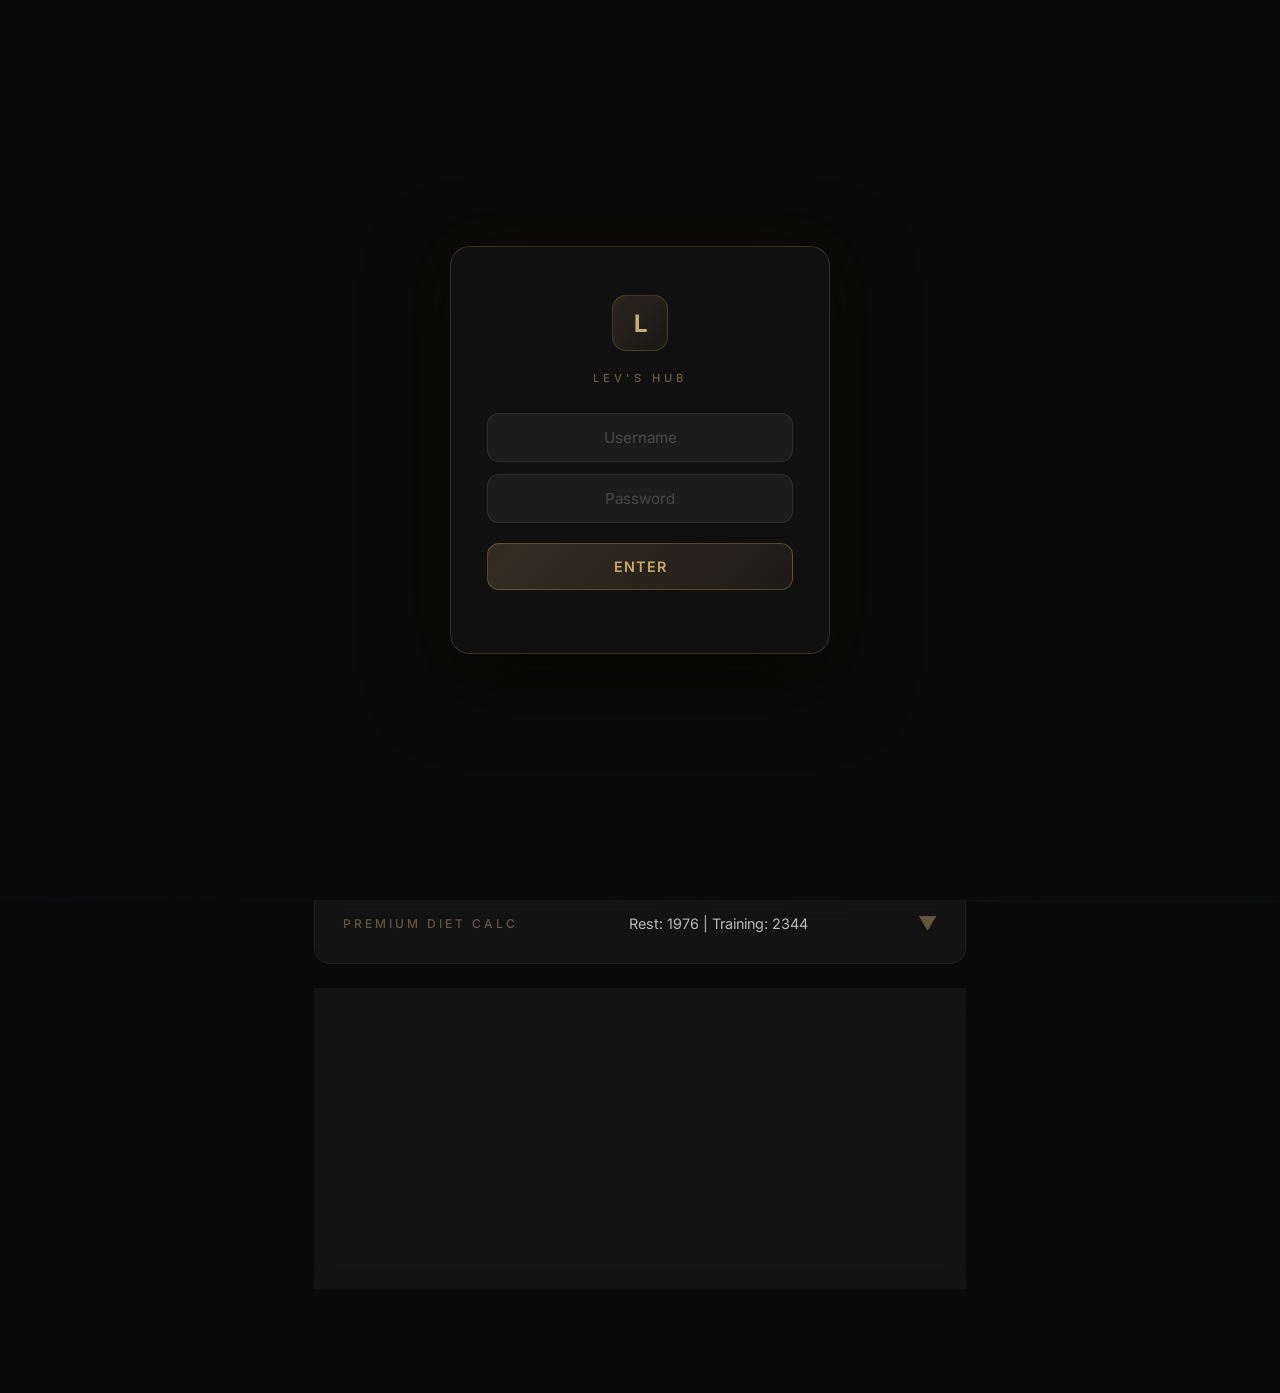
<file: hobby site/training.html>
<!DOCTYPE html>
<html lang="ru">
<head>
<meta charset="UTF-8">
<meta name="viewport" content="width=device-width, initial-scale=1.0">
<title>Training Hub — Lev's HUB</title>
<style>
  @import url('https://fonts.googleapis.com/css2?family=Inter:wght@300;400;500;600&display=swap');
  * { margin: 0; padding: 0; box-sizing: border-box; }
  body { font-family: 'Inter', sans-serif; background: #0a0a0a; color: #fff; min-height: 100vh; overflow-x: hidden; }

  /* ===== LOGIN SCREEN ===== */
  .login-overlay { position:fixed;inset:0;z-index:99999;display:flex;align-items:center;justify-content:center;background:#0a0a0a;transition:opacity .5s,visibility .5s; }
  .login-overlay.hidden { opacity:0;visibility:hidden;pointer-events:none; }
  .login-box { background:rgba(17,17,17,.95);border:1px solid rgba(201,169,110,.2);border-radius:20px;padding:48px 36px 36px;max-width:380px;width:90%;text-align:center;box-shadow:0 24px 80px rgba(0,0,0,.6),0 0 60px rgba(201,169,110,.04); }
  .login-logo { width:56px;height:56px;margin:0 auto 20px;border-radius:14px;background:linear-gradient(135deg,rgba(201,169,110,.15),rgba(201,169,110,.05));border:1px solid rgba(201,169,110,.2);display:flex;align-items:center;justify-content:center;font-size:24px;font-weight:700;color:#c9a96e; }
  .login-title { font-size:.7rem;font-weight:500;letter-spacing:4px;text-transform:uppercase;color:rgba(200,170,110,.5);margin-bottom:28px; }
  .login-input { width:100%;padding:14px 18px;background:rgba(255,255,255,.05);border:1px solid rgba(255,255,255,.08);border-radius:12px;color:#fff;font-family:Inter,sans-serif;font-size:.95rem;text-align:center;outline:none;margin-bottom:12px;transition:border-color .3s; }
  .login-input:focus { border-color:rgba(201,169,110,.35); }
  .login-input::placeholder { color:rgba(255,255,255,.2); }
  .login-btn { width:100%;padding:14px;margin-top:8px;border-radius:12px;border:1px solid rgba(201,169,110,.3);background:linear-gradient(135deg,rgba(201,169,110,.2),rgba(201,169,110,.08));color:#c9a96e;font-family:Inter,sans-serif;font-weight:600;font-size:.9rem;cursor:pointer;letter-spacing:1px;transition:all .3s; }
  .login-btn:hover { background:linear-gradient(135deg,rgba(201,169,110,.3),rgba(201,169,110,.15)); }
  .login-error { color:#e74c3c;font-size:.75rem;margin-top:12px;opacity:0;transition:opacity .3s; }
  .login-error.show { opacity:1; }

  .bg-img { position: fixed; inset: 0; z-index: 0; width: 100%; height: 100%; object-fit: cover; opacity: .12; filter: blur(2px) saturate(1.2); }
  .bg-overlay { position: fixed; inset: 0; z-index: 1; background: radial-gradient(ellipse at 30% 20%, rgba(200,170,110,.08) 0%, transparent 60%), radial-gradient(ellipse at 70% 80%, rgba(80,130,200,.06) 0%, transparent 60%), linear-gradient(180deg, rgba(10,10,10,.6) 0%, rgba(10,10,10,.92) 100%); }

  .container { position: relative; z-index: 2; max-width: 700px; margin: 0 auto; padding: 60px 24px 80px; }

  .back-btn { display: inline-flex; align-items: center; gap: 8px; padding: 10px 20px; border-radius: 12px; background: rgba(255,255,255,.05); border: 1px solid rgba(255,255,255,.08); text-decoration: none; color: #ccc; font-size: .82rem; transition: all .3s; margin-bottom: 40px; }
  .back-btn:hover { background: rgba(255,255,255,.1); color: #fff; border-color: rgba(200,170,110,.2); }

  .header { text-align: center; margin-bottom: 48px; }
  .header h1 { font-size: 1.8rem; font-weight: 300; letter-spacing: 4px; text-transform: uppercase; background: linear-gradient(135deg, #e8d5a8 0%, #fff 40%, #c9a96e 100%); -webkit-background-clip: text; -webkit-text-fill-color: transparent; background-clip: text; }
  .header .line { width: 60px; height: 1px; background: linear-gradient(90deg, transparent, #c9a96e, transparent); margin: 16px auto 0; }

  .card { padding: 28px; border-radius: 16px; background: rgba(255,255,255,.04); border: 1px solid rgba(255,255,255,.06); backdrop-filter: blur(12px); margin-bottom: 24px; }
  .card h2 { font-size: .75rem; font-weight: 500; letter-spacing: 3px; text-transform: uppercase; color: rgba(200,170,110,.45); margin-bottom: 18px; }

  .link-row { display: inline-flex; align-items: center; gap: 10px; padding: 10px 18px; border-radius: 12px; background: rgba(255,255,255,.05); border: 1px solid rgba(255,255,255,.08); text-decoration: none; color: #ccc; font-size: .82rem; transition: all .25s; margin: 0 8px 8px 0; }
  .link-row:hover { background: rgba(255,255,255,.1); color: #fff; border-color: rgba(200,170,110,.2); }
  .link-row img { width: 22px; height: 22px; object-fit: contain; border-radius: 4px; }
  .link-row svg { width: 20px; height: 20px; flex-shrink: 0; }

  /* Workout Diary */
  .toggle-btns { display: flex; gap: 8px; margin-bottom: 24px; }
  .toggle-btn { flex: 1; padding: 12px 16px; border-radius: 12px; border: 1px solid rgba(255,255,255,.1); background: rgba(255,255,255,.05); color: #ccc; font-family: inherit; font-size: .85rem; font-weight: 500; cursor: pointer; transition: all .3s; text-transform: uppercase; letter-spacing: 1px; }
  .toggle-btn.active { background: rgba(200,170,110,.2); color: #c9a96e; border-color: rgba(200,170,110,.3); }
  .toggle-btn:hover:not(.active) { background: rgba(255,255,255,.08); }

  .exercise-list { display: flex; flex-direction: column; gap: 14px; }
  .exercise-item { padding: 16px; background: rgba(255,255,255,.02); border: 1px solid rgba(255,255,255,.05); border-radius: 12px; }
  .exercise-name { font-size: .9rem; font-weight: 500; color: #e8d5a8; margin-bottom: 10px; }
  .exercise-meta { font-size: .75rem; color: rgba(255,255,255,.4); margin-bottom: 10px; }
  .exercise-inputs { display: grid; grid-template-columns: 1fr 1fr; gap: 10px; }
  .input-group { display: flex; flex-direction: column; gap: 6px; }
  .input-group label { font-size: .7rem; color: rgba(255,255,255,.35); text-transform: uppercase; letter-spacing: 1px; }
  .input-group input { background: transparent; border: 1px solid rgba(255,255,255,.1); border-radius: 10px; padding: 8px 12px; color: #fff; font-family: inherit; font-size: .85rem; outline: none; transition: border-color .25s; }
  .input-group input:focus { border-color: rgba(200,170,110,.3); }

  .save-workout-btn { display: block; width: 100%; padding: 12px 16px; margin-top: 16px; border-radius: 12px; border: 1px solid rgba(200,170,110,.25); background: rgba(200,170,110,.1); color: #c9a96e; font-family: inherit; font-size: .85rem; font-weight: 500; cursor: pointer; transition: all .25s; text-transform: uppercase; letter-spacing: 1px; }
  .save-workout-btn:hover { background: rgba(200,170,110,.2); }

  .history-section { margin-top: 24px; }
  .history-title { font-size: .75rem; font-weight: 500; letter-spacing: 3px; text-transform: uppercase; color: rgba(200,170,110,.45); margin-bottom: 12px; }
  .history-card { padding: 12px 16px; background: rgba(255,255,255,.02); border: 1px solid rgba(255,255,255,.05); border-radius: 12px; margin-bottom: 8px; cursor: pointer; transition: all .3s; }
  .history-card:hover { background: rgba(255,255,255,.05); border-color: rgba(200,170,110,.2); }
  .history-card.expanded { background: rgba(255,255,255,.04); }
  .history-date { font-size: .85rem; color: #c9a96e; font-weight: 500; margin-bottom: 8px; }
  .history-content { font-size: .8rem; color: rgba(255,255,255,.7); line-height: 1.4; display: none; max-height: 0; overflow: hidden; transition: max-height .3s; }
  .history-card.expanded .history-content { display: block; max-height: 500px; }

  /* Diet Calc */
  .diet-calc-header { display: flex; justify-content: space-between; align-items: center; cursor: pointer; user-select: none; }
  .diet-calc-header:hover { color: #c9a96e; }
  .diet-preview { font-size: .9rem; color: rgba(255,255,255,.7); }
  .diet-chevron { font-size: 1.2rem; color: rgba(200,170,110,.45); transition: transform .3s; }
  .diet-calc-header.expanded .diet-chevron { transform: rotate(180deg); }
  .diet-content { max-height: 0; overflow: hidden; transition: max-height .4s ease-out; }
  .diet-content.expanded { max-height: 2000px; }
  .diet-form { display: flex; flex-direction: column; gap: 16px; margin-top: 16px; }
  .form-row { display: grid; grid-template-columns: 1fr 1fr; gap: 12px; }
  .form-group { display: flex; flex-direction: column; gap: 6px; }
  .form-group label { font-size: .7rem; color: rgba(255,255,255,.35); text-transform: uppercase; letter-spacing: 1px; }
  .form-group input { background: transparent; border: 1px solid rgba(255,255,255,.1); border-radius: 10px; padding: 8px 12px; color: #fff; font-family: inherit; font-size: .85rem; outline: none; transition: border-color .25s; }
  .form-group input:focus { border-color: rgba(200,170,110,.3); }

  .radio-group { display: flex; flex-direction: column; gap: 10px; }
  .radio-option { display: flex; align-items: center; gap: 8px; cursor: pointer; }
  .radio-option input[type="radio"] { cursor: pointer; accent-color: #c9a96e; }
  .radio-option label { font-size: .85rem; cursor: pointer; }
  .custom-percent-input { margin-left: 20px; }

  .diet-results { margin-top: 18px; padding-top: 18px; border-top: 1px solid rgba(255,255,255,.05); }
  .results-title { font-size: .75rem; font-weight: 500; letter-spacing: 2px; text-transform: uppercase; color: rgba(200,170,110,.45); margin-bottom: 12px; }
  .result-item { display: flex; justify-content: space-between; align-items: center; padding: 8px 0; font-size: .9rem; border-bottom: 1px solid rgba(255,255,255,.03); }
  .result-item:last-child { border-bottom: none; }
  .result-label { color: rgba(255,255,255,.6); }
  .result-value { color: #c9a96e; font-weight: 500; }
  .macro-item { font-size: .8rem; color: rgba(255,255,255,.5); padding: 4px 0; }

  /* Timer */
  .timer-section { text-align: center; }
  .timer-display { font-size: 4rem; font-weight: 300; letter-spacing: 4px; color: #c9a96e; margin: 20px 0; font-variant-numeric: tabular-nums; transition: color .3s; }
  .timer-display.running { color: #4ade80; }
  .timer-display.done { color: #ef4444; }

  .timer-input-row { display: flex; align-items: center; justify-content: center; gap: 10px; margin-bottom: 20px; }
  .timer-input-row label { font-size: .78rem; color: rgba(255,255,255,.4); }
  .timer-input-row input { width: 70px; background: transparent; border: 1px solid rgba(255,255,255,.1); border-radius: 10px; padding: 8px 10px; color: #fff; font-family: inherit; font-size: .9rem; text-align: center; outline: none; }
  .timer-input-row input:focus { border-color: rgba(200,170,110,.3); }

  .timer-btns { display: flex; justify-content: center; gap: 10px; }
  .timer-btns button { padding: 10px 28px; border-radius: 12px; border: 1px solid rgba(255,255,255,.1); background: rgba(255,255,255,.05); color: #ccc; font-family: inherit; font-size: .82rem; cursor: pointer; transition: all .25s; }
  .timer-btns button:hover { background: rgba(255,255,255,.12); color: #fff; }
  .timer-btns .btn-start { border-color: rgba(200,170,110,.25); background: rgba(200,170,110,.1); color: #c9a96e; }
  .timer-btns .btn-start:hover { background: rgba(200,170,110,.2); }

  .timer-progress { width: 100%; height: 4px; background: rgba(255,255,255,.06); border-radius: 2px; margin-top: 20px; overflow: hidden; }
  .timer-progress-bar { height: 100%; background: linear-gradient(90deg, #c9a96e, #e8d5a8); border-radius: 2px; transition: width .3s; width: 100%; }

  @media (max-width: 640px) {
    .container { padding: 40px 16px 60px; }
    .header h1 { font-size: 1.3rem; }
    .timer-display { font-size: 2.8rem; }
    .form-row { grid-template-columns: 1fr; }
    .exercise-inputs { grid-template-columns: 1fr; }
  }
</style>
</head>
<body>

<!-- Login Screen -->
<div class="login-overlay" id="loginOverlay">
    <div class="login-box">
        <div class="login-logo">L</div>
        <div class="login-title">LEV'S HUB</div>
        <input class="login-input" id="loginUser" type="text" placeholder="Username" autocomplete="off">
        <input class="login-input" id="loginPass" type="password" placeholder="Password">
        <button class="login-btn" id="loginBtn">ENTER</button>
        <div class="login-error" id="loginError">Invalid credentials</div>
    </div>
</div>

<img class="bg-img" src="background5.jpg" alt="">
<div class="bg-overlay"></div>

<div class="container">

  <a class="back-btn" href="index.html">&larr; Back to Main Hub</a>

  <div class="header">
    <h1>Training Hub</h1>
    <div class="line"></div>
  </div>

  <!-- Workout Program -->
  <div class="card">
    <h2>Workout Program</h2>
    <a class="link-row" href="моя программа тренировок.pdf" target="_blank">
      <svg viewBox="0 0 24 24" fill="#EA4335"><path d="M14 2H6a2 2 0 0 0-2 2v16a2 2 0 0 0 2 2h12a2 2 0 0 0 2-2V8l-6-6zm-1 1.5L18.5 9H13V3.5zM6 20V4h5v7h7v9H6z"/></svg>
      Моя программа тренировок (PDF)
    </a>
    <a class="link-row" href="https://www.puregym.swiss/" target="_blank">
      <img src="puregym.icon.png" alt="" style="width:36px;height:36px;object-fit:cover;border-radius:6px;">
      Pure Gym
    </a>
  </div>

  <!-- Videos -->
  <div class="card">
    <h2>Videos</h2>
    <div style="display:flex;gap:10px;flex-wrap:wrap;">
      <a class="link-row" href="https://www.youtube.com/watch?v=4uxICP0RM8Y" target="_blank">
        <svg viewBox="0 0 24 24" width="28" height="28" fill="#FF0000"><path d="M23.5 6.2c-.3-1-1-1.8-2-2.1C19.6 3.5 12 3.5 12 3.5s-7.6 0-9.5.6c-1 .3-1.7 1.1-2 2.1C0 8.1 0 12 0 12s0 3.9.5 5.8c.3 1 1 1.8 2 2.1 1.9.6 9.5.6 9.5.6s7.6 0 9.5-.6c1-.3 1.7-1.1 2-2.1.5-1.9.5-5.8.5-5.8s0-3.9-.5-5.8zM9.5 15.6V8.4l6.3 3.6-6.3 3.6z"/></svg>
        Warm-up
      </a>
      <a class="link-row" href="https://www.youtube.com/watch?v=jLIRVUWkuKw" target="_blank">
        <svg viewBox="0 0 24 24" width="28" height="28" fill="#FF0000"><path d="M23.5 6.2c-.3-1-1-1.8-2-2.1C19.6 3.5 12 3.5 12 3.5s-7.6 0-9.5.6c-1 .3-1.7 1.1-2 2.1C0 8.1 0 12 0 12s0 3.9.5 5.8c.3 1 1 1.8 2 2.1 1.9.6 9.5.6 9.5.6s7.6 0 9.5-.6c1-.3 1.7-1.1 2-2.1.5-1.9.5-5.8.5-5.8s0-3.9-.5-5.8zM9.5 15.6V8.4l6.3 3.6-6.3 3.6z"/></svg>
        Lean Muscle Science
      </a>
    </div>
  </div>

  <!-- Progression Reminder -->
  <div class="card" style="border-color:rgba(200,170,110,.15);background:rgba(200,170,110,.04);">
    <div style="display:flex;gap:14px;align-items:flex-start;">
      <div style="font-size:1.4rem;line-height:1;">⚡</div>
      <div>
        <div style="font-size:.8rem;font-weight:600;color:#c9a96e;text-transform:uppercase;letter-spacing:2px;margin-bottom:8px;">Прогрессия нагрузки</div>
        <div style="font-size:.85rem;color:rgba(255,255,255,.7);line-height:1.6;">
          Работай в диапазоне <span style="color:#e8d5a8;font-weight:500;">12 повторений</span> до технического отказа. Как только сможешь выполнить <span style="color:#4ade80;font-weight:500;">15 повторений</span> с тем же весом в хорошей технике — увеличивай вес до момента, пока снова не сможешь делать только 12. Повторяй этот цикл постоянно.
        </div>
      </div>
    </div>
  </div>

  <!-- Workout Diary -->
  <div class="card">
    <div class="diet-calc-header" id="diaryHeader">
      <h2 style="margin-bottom: 0;">Workout Diary</h2>
      <div class="diet-chevron">▼</div>
    </div>
    <div class="diet-content" id="diaryContent">
    <div style="margin-top:16px;">
    <div class="toggle-btns">
      <button class="toggle-btn active" data-training="A">Training A</button>
      <button class="toggle-btn" data-training="B">Training B</button>
    </div>
    <div id="trainingContent"></div>
    <button class="save-workout-btn" id="saveWorkoutBtn">Save Workout</button>
    <div class="history-section">
      <div style="display:flex;align-items:center;justify-content:space-between;">
        <div class="history-title" style="margin-bottom:0;">History</div>
        <button id="clearHistoryBtn" style="background:rgba(231,76,60,.1);border:1px solid rgba(231,76,60,.2);color:#e74c3c;font-size:.65rem;font-family:Inter,sans-serif;padding:5px 12px;border-radius:8px;cursor:pointer;letter-spacing:1px;text-transform:uppercase;transition:all .3s;display:none;" onmouseover="this.style.background='rgba(231,76,60,.2)'" onmouseout="this.style.background='rgba(231,76,60,.1)'">Clear All</button>
      </div>
      <div id="historyList" style="margin-top:12px;"></div>
    </div>
    </div>
    </div>
  </div>

  <!-- Diet Calculator -->
  <div class="card">
    <div class="diet-calc-header" id="dietCalcHeader">
      <h2 style="margin-bottom: 0;">Premium Diet Calc</h2>
      <div class="diet-preview" id="dietPreview">Rest: — | Training: —</div>
      <div class="diet-chevron">▼</div>
    </div>
    <div class="diet-content" id="dietContent">
      <div class="diet-form">
        <div class="form-row">
          <div class="form-group">
            <label>Weight (kg)</label>
            <input type="number" id="dietWeight" value="54.5" step="0.1" min="20" max="200">
          </div>
          <div class="form-group">
            <label>Body Fat %</label>
            <input type="number" id="dietBF" value="9" step="0.1" min="5" max="50">
          </div>
        </div>
        <div class="form-row">
          <div class="form-group">
            <label>Steps per Day</label>
            <input type="number" id="dietSteps" value="6000" step="500" min="1000" max="50000">
          </div>
          <div class="form-group">
            <label>Training Minutes</label>
            <input type="number" id="dietMinutes" value="60" step="5" min="10" max="180">
          </div>
        </div>
        <div class="form-group">
          <label style="margin-bottom: 10px;">Surplus Level</label>
          <div class="radio-group">
            <div class="radio-option">
              <input type="radio" id="surpBeginner" name="surplus" value="beginner" checked>
              <label for="surpBeginner">Beginner (+10-15%)</label>
            </div>
            <div class="radio-option">
              <input type="radio" id="surpMid" name="surplus" value="mid">
              <label for="surpMid">Mid (+2-7%)</label>
            </div>
            <div class="radio-option">
              <input type="radio" id="surpAdvanced" name="surplus" value="advanced">
              <label for="surpAdvanced">Advanced (+1-3%)</label>
            </div>
            <div class="radio-option">
              <input type="radio" id="surpCustom" name="surplus" value="custom">
              <label for="surpCustom">Custom %</label>
              <input type="number" id="surpCustomPercent" value="5" step="0.5" min="0" max="30" class="custom-percent-input" style="width: 80px;">
            </div>
          </div>
        </div>
      </div>
      <div class="diet-results">
        <div class="results-title">Results</div>
        <div class="result-item">
          <span class="result-label">Rest Day TDEE</span>
          <span class="result-value" id="restTdee">—</span>
        </div>
        <div class="result-item">
          <span class="result-label">Training Day TDEE</span>
          <span class="result-value" id="trainingTdee">—</span>
        </div>
        <div style="padding: 10px 0; border-top: 1px solid rgba(255,255,255,.05); margin-top: 10px; padding-top: 10px;">
          <div style="font-size: .75rem; color: rgba(255,255,255,.35); text-transform: uppercase; letter-spacing: 1px; margin-bottom: 8px;">Macros (per day avg)</div>
          <div class="macro-item">Protein: <span id="macroProtein">—</span> g</div>
          <div class="macro-item">Fat: <span id="macroFat">—</span> g</div>
          <div class="macro-item">Carbs: <span id="macroCarbs">—</span> g</div>
        </div>
      </div>
    </div>
  </div>

  <!-- Timer -->
  <div class="card timer-section">
    <h2>Rest Timer</h2>
    <div class="timer-input-row">
      <label>Min</label>
      <input type="number" id="timerMin" value="1" min="0" max="99">
      <label>:</label>
      <input type="number" id="timerSec" value="30" min="0" max="59">
    </div>
    <div class="timer-display" id="timerDisplay">1:30</div>
    <div class="timer-progress"><div class="timer-progress-bar" id="timerBar"></div></div>
    <div style="height:16px"></div>
    <div class="timer-btns">
      <button class="btn-start" id="btnStart" onclick="startTimer()">Start</button>
      <button onclick="resetTimer()">Reset</button>
    </div>
  </div>

</div>

<script>
/* ===== WORKOUT DIARY ===== */
const trainingData = {
  A: [
    { name: 'Leg Press', nameRu: 'Жим ногами', sets: '3×8-12', url: 'https://www.youtube.com/shorts/NuCWXAZLLgw?feature=share' },
    { name: 'Leg Curl', nameRu: 'Сгибание ног сидя', sets: '2×10-12', url: 'https://www.youtube.com/shorts/IjUU0SkS8Vg?feature=share' },
    { name: 'Chest Press', nameRu: 'Жим от груди в тренажере', sets: '3×8-12', url: 'https://youtu.be/Ri0fuHXblaA?si=d_K0m0_Pb_EKNHZ_' },
    { name: 'Lat Pulldown', nameRu: 'Тяга верхнего блока', sets: '3×8-12', url: 'https://www.youtube.com/shorts/ViA3Ws4Ezak?feature=share' },
    { name: 'Shoulder Press', nameRu: 'Жим плеч в тренажере', sets: '2×8-12', url: 'https://youtu.be/byvqqhwbD2s' },
    { name: 'Triceps Pushdown', nameRu: 'Трицепс на блоке', sets: '2×10-12', url: 'https://www.youtube.com/shorts/NMY70SP-OHY?feature=share' },
    { name: 'Cable Crunch', nameRu: 'Скручивание на блоке', sets: '2×10-15', url: 'https://www.youtube.com/shorts/rWrSk8-6YZY?feature=share' }
  ],
  B: [
    { name: 'Hack Squat', nameRu: 'Жим ногами', sets: '3×8-12', url: 'https://www.youtube.com/shorts/NuCWXAZLLgw?feature=share' },
    { name: 'Leg Extension', nameRu: 'Разгибание ног', sets: '2×10-12', url: 'https://www.youtube.com/shorts/P7tyoHwFRR4?feature=share' },
    { name: 'Seated Row', nameRu: 'Горизонтальная тяга сидя', sets: '3×8-12', url: 'https://www.youtube.com/shorts/j3k4DsTAgx8?feature=share' },
    { name: 'Pec Deck', nameRu: 'Пек дек', sets: '2×10-12', url: 'https://www.youtube.com/shorts/5JYeo9hgIC8?feature=share' },
    { name: 'Bicep Curl', nameRu: 'Подъём на бицепс на блоке', sets: '2×10-12', url: 'https://www.youtube.com/shorts/ctfcKdoCfxM?feature=share' },
    { name: 'Calf Raise', nameRu: 'Подъёмы на икры', sets: '2×10-15', url: 'https://www.youtube.com/shorts/EOPs46hRnjw?feature=share' },
    { name: 'Pallof Press', nameRu: 'Pallof Press', sets: '2×20-40s', url: 'https://www.youtube.com/shorts/CEvBwkCxP1o?feature=share' }
  ]
};

let currentTraining = 'A';

function renderTrainingExercises(type) {
  const exercises = trainingData[type];
  const ytIcon = '<svg viewBox="0 0 24 24" width="18" height="18" fill="#FF0000" style="flex-shrink:0;"><path d="M23.5 6.2c-.3-1-1-1.8-2-2.1C19.6 3.5 12 3.5 12 3.5s-7.6 0-9.5.6c-1 .3-1.7 1.1-2 2.1C0 8.1 0 12 0 12s0 3.9.5 5.8c.3 1 1 1.8 2 2.1 1.9.6 9.5.6 9.5.6s7.6 0 9.5-.6c1-.3 1.7-1.1 2-2.1.5-1.9.5-5.8.5-5.8s0-3.9-.5-5.8zM9.5 15.6V8.4l6.3 3.6-6.3 3.6z"/></svg>';
  let html = '<div class="exercise-list">';
  exercises.forEach((ex, idx) => {
    const ytLink = ex.url ? `<a href="${ex.url}" target="_blank" rel="noopener" style="display:inline-flex;align-items:center;margin-left:8px;opacity:.7;transition:opacity .2s;" onmouseover="this.style.opacity='1'" onmouseout="this.style.opacity='.7'">${ytIcon}</a>` : '';
    html += `
      <div class="exercise-item">
        <div class="exercise-name" style="display:flex;align-items:center;">${ex.nameRu}${ytLink}</div>
        <div class="exercise-meta">${ex.sets}</div>
        <div class="exercise-inputs">
          <div class="input-group">
            <label>Weight (kg)</label>
            <input type="number" class="ex-weight-${type}" data-idx="${idx}" step="0.5" min="0">
          </div>
          <div class="input-group">
            <label>Reps</label>
            <input type="number" class="ex-reps-${type}" data-idx="${idx}" min="0">
          </div>
        </div>
      </div>
    `;
  });
  html += '</div>';
  return html;
}

function initWorkoutDiary() {
  const toggleBtns = document.querySelectorAll('.toggle-btn');
  const contentDiv = document.getElementById('trainingContent');
  const saveBtn = document.getElementById('saveWorkoutBtn');
  const historyDiv = document.getElementById('historyList');

  // Toggle training type
  toggleBtns.forEach(btn => {
    btn.addEventListener('click', () => {
      toggleBtns.forEach(b => b.classList.remove('active'));
      btn.classList.add('active');
      currentTraining = btn.dataset.training;
      contentDiv.innerHTML = renderTrainingExercises(currentTraining);
      loadWorkoutData();
    });
  });

  contentDiv.innerHTML = renderTrainingExercises('A');
  loadWorkoutData();

  // Save workout
  saveBtn.addEventListener('click', () => {
    const data = {
      type: currentTraining,
      date: new Date().toLocaleDateString('ru-RU'),
      timestamp: Date.now(),
      exercises: []
    };

    trainingData[currentTraining].forEach((ex, idx) => {
      const weight = document.querySelector(`.ex-weight-${currentTraining}[data-idx="${idx}"]`)?.value || '';
      const reps = document.querySelector(`.ex-reps-${currentTraining}[data-idx="${idx}"]`)?.value || '';
      if (weight || reps) {
        data.exercises.push({
          name: ex.nameRu,
          weight: weight ? parseFloat(weight) : null,
          reps: reps ? parseInt(reps) : null
        });
      }
    });

    let history = JSON.parse(localStorage.getItem('workoutHistory') || '[]');
    history.unshift(data);
    history = history.slice(0, 50);
    localStorage.setItem('workoutHistory', JSON.stringify(history));

    renderHistory();
  });

  renderHistory();

  // Clear all history
  document.getElementById('clearHistoryBtn').addEventListener('click', clearAllHistory);
}

function loadWorkoutData() {
  const history = JSON.parse(localStorage.getItem('workoutHistory') || '[]');
  const today = new Date().toLocaleDateString('ru-RU');
  const todayData = history.find(h => h.date === today && h.type === currentTraining);

  if (todayData) {
    todayData.exercises.forEach(ex => {
      const nameMatch = trainingData[currentTraining].find(e => e.nameRu === ex.name);
      if (nameMatch) {
        const idx = trainingData[currentTraining].indexOf(nameMatch);
        if (ex.weight) {
          document.querySelector(`.ex-weight-${currentTraining}[data-idx="${idx}"]`).value = ex.weight;
        }
        if (ex.reps) {
          document.querySelector(`.ex-reps-${currentTraining}[data-idx="${idx}"]`).value = ex.reps;
        }
      }
    });
  }
}

function renderHistory() {
  const historyDiv = document.getElementById('historyList');
  const clearBtn = document.getElementById('clearHistoryBtn');
  const history = JSON.parse(localStorage.getItem('workoutHistory') || '[]');

  if (history.length === 0) {
    historyDiv.innerHTML = '<div style="font-size: .85rem; color: rgba(255,255,255,.4); text-align: center; padding: 20px;">No workouts saved yet</div>';
    clearBtn.style.display = 'none';
    return;
  }

  clearBtn.style.display = 'block';

  historyDiv.innerHTML = history.map((h, idx) => `
    <div class="history-card" data-idx="${idx}">
      <div style="display:flex;align-items:center;justify-content:space-between;">
        <div class="history-date" style="margin-bottom:0;">${h.type === 'A' ? '▲' : '▼'} ${h.date}</div>
        <button class="del-history-btn" data-idx="${idx}" style="background:none;border:none;color:rgba(231,76,60,.5);font-size:1rem;cursor:pointer;padding:2px 6px;transition:color .2s;line-height:1;" title="Delete">&times;</button>
      </div>
      <div class="history-content">
        ${h.exercises.map(e => `<div>${e.name}: ${e.weight ? e.weight + ' kg' : '—'} × ${e.reps || '—'}</div>`).join('')}
      </div>
    </div>
  `).join('');

  historyDiv.querySelectorAll('.history-card').forEach(card => {
    card.addEventListener('click', (e) => {
      if (e.target.classList.contains('del-history-btn')) return;
      card.classList.toggle('expanded');
    });
  });

  historyDiv.querySelectorAll('.del-history-btn').forEach(btn => {
    btn.addEventListener('click', (e) => {
      e.stopPropagation();
      const idx = parseInt(btn.dataset.idx);
      deleteHistoryItem(idx);
    });
  });
}

function deleteHistoryItem(idx) {
  const history = JSON.parse(localStorage.getItem('workoutHistory') || '[]');
  history.splice(idx, 1);
  localStorage.setItem('workoutHistory', JSON.stringify(history));
  renderHistory();
}

function clearAllHistory() {
  if (!confirm('Delete all workout history?')) return;
  localStorage.setItem('workoutHistory', '[]');
  renderHistory();
}

/* ===== DIET CALCULATOR ===== */
function calculateDiet() {
  const weight = parseFloat(document.getElementById('dietWeight').value) || 54.5;
  const bf = parseFloat(document.getElementById('dietBF').value) || 9;
  const steps = parseInt(document.getElementById('dietSteps').value) || 6000;
  const minutes = parseInt(document.getElementById('dietMinutes').value) || 60;

  // Katch-McArdle
  const lbm = weight * (1 - bf / 100);
  const bmr = 370 + (21.6 * lbm);
  const tef = bmr * 1.15;
  const neat = tef * (1 + steps / 1000 * 0.01);
  const workoutBurn = 0.1 * weight * minutes;

  const restTdee = neat;
  const trainingTdee = neat + workoutBurn;

  // Get surplus
  let surplus = 0.125;
  const surpType = document.querySelector('input[name="surplus"]:checked').value;
  if (surpType === 'beginner') surplus = 0.125;
  else if (surpType === 'mid') surplus = 0.045;
  else if (surpType === 'advanced') surplus = 0.02;
  else if (surpType === 'custom') surplus = (parseFloat(document.getElementById('surpCustomPercent').value) || 5) / 100;

  const restFinal = Math.round(restTdee * (1 + surplus));
  const trainingFinal = Math.round(trainingTdee * (1 + surplus));

  // Macros (average)
  const avgTdee = (restFinal + trainingFinal) / 2;
  const protein = Math.round(weight * 1.8);
  const fat = Math.round((bmr * 0.3) / 9);
  const carbs = Math.round((avgTdee - protein * 4 - fat * 9) / 4);

  // Update display
  document.getElementById('restTdee').textContent = restFinal + ' kcal';
  document.getElementById('trainingTdee').textContent = trainingFinal + ' kcal';
  document.getElementById('macroProtein').textContent = protein;
  document.getElementById('macroFat').textContent = fat;
  document.getElementById('macroCarbs').textContent = carbs;

  // Update preview
  document.getElementById('dietPreview').textContent = `Rest: ${restFinal} | Training: ${trainingFinal}`;
}

function initDietCalc() {
  const header = document.getElementById('dietCalcHeader');
  const content = document.getElementById('dietContent');
  const inputs = document.querySelectorAll('#dietWeight, #dietBF, #dietSteps, #dietMinutes, input[name="surplus"], #surpCustomPercent');

  // Toggle expand
  header.addEventListener('click', () => {
    header.classList.toggle('expanded');
    content.classList.toggle('expanded');
  });

  // Calculate on change
  inputs.forEach(input => {
    input.addEventListener('change', calculateDiet);
    input.addEventListener('input', calculateDiet);
  });

  // Load from localStorage
  const saved = JSON.parse(localStorage.getItem('dietCalc') || '{}');
  if (saved.weight) document.getElementById('dietWeight').value = saved.weight;
  if (saved.bf) document.getElementById('dietBF').value = saved.bf;
  if (saved.steps) document.getElementById('dietSteps').value = saved.steps;
  if (saved.minutes) document.getElementById('dietMinutes').value = saved.minutes;
  if (saved.surplus) document.querySelector(`input[name="surplus"][value="${saved.surplus}"]`)?.click();
  if (saved.customPercent) document.getElementById('surpCustomPercent').value = saved.customPercent;

  // Save to localStorage
  inputs.forEach(input => {
    input.addEventListener('change', () => {
      const data = {
        weight: document.getElementById('dietWeight').value,
        bf: document.getElementById('dietBF').value,
        steps: document.getElementById('dietSteps').value,
        minutes: document.getElementById('dietMinutes').value,
        surplus: document.querySelector('input[name="surplus"]:checked').value,
        customPercent: document.getElementById('surpCustomPercent').value
      };
      localStorage.setItem('dietCalc', JSON.stringify(data));
    });
  });

  calculateDiet();
}

/* ===== COLLAPSIBLE DIARY ===== */
function initDiaryCollapse() {
  const diaryHeader = document.getElementById('diaryHeader');
  const diaryContent = document.getElementById('diaryContent');
  diaryHeader.addEventListener('click', () => {
    diaryHeader.classList.toggle('expanded');
    diaryContent.classList.toggle('expanded');
  });
}

/* ===== TIMER ===== */
let timerInterval = null;
let totalSeconds = 90;
let remainingSeconds = 90;
let isRunning = false;

const display = document.getElementById('timerDisplay');
const bar = document.getElementById('timerBar');
const btnStart = document.getElementById('btnStart');
const minInput = document.getElementById('timerMin');
const secInput = document.getElementById('timerSec');

function formatTime(s) {
  const m = Math.floor(s / 60);
  const sec = s % 60;
  return m + ':' + String(sec).padStart(2, '0');
}

function updateDisplay() {
  display.textContent = formatTime(remainingSeconds);
  const pct = totalSeconds > 0 ? (remainingSeconds / totalSeconds) * 100 : 0;
  bar.style.width = pct + '%';

  display.classList.remove('running', 'done');
  if (isRunning && remainingSeconds > 0) display.classList.add('running');
  if (remainingSeconds === 0 && totalSeconds > 0) display.classList.add('done');
}

function readInputs() {
  const m = parseInt(minInput.value) || 0;
  const s = parseInt(secInput.value) || 0;
  return m * 60 + s;
}

function startTimer() {
  if (isRunning) {
    clearInterval(timerInterval);
    isRunning = false;
    btnStart.textContent = 'Resume';
    display.classList.remove('running');
    return;
  }

  if (remainingSeconds <= 0) {
    totalSeconds = readInputs();
    remainingSeconds = totalSeconds;
  }

  isRunning = true;
  btnStart.textContent = 'Pause';
  updateDisplay();

  timerInterval = setInterval(() => {
    remainingSeconds--;
    if (remainingSeconds <= 0) {
      remainingSeconds = 0;
      clearInterval(timerInterval);
      isRunning = false;
      btnStart.textContent = 'Start';
    }
    updateDisplay();
  }, 1000);
}

function resetTimer() {
  clearInterval(timerInterval);
  isRunning = false;
  totalSeconds = readInputs();
  remainingSeconds = totalSeconds;
  btnStart.textContent = 'Start';
  updateDisplay();
}

minInput.addEventListener('input', () => {
  if (!isRunning) {
    totalSeconds = readInputs();
    remainingSeconds = totalSeconds;
    updateDisplay();
  }
});

secInput.addEventListener('input', () => {
  if (!isRunning) {
    totalSeconds = readInputs();
    remainingSeconds = totalSeconds;
    updateDisplay();
  }
});

/* ===== SUPABASE AUTH + PROFILE SYNC ===== */
const SUPABASE_URL = 'https://pvmdetoukuybxtfehgbx.supabase.co';
const SUPABASE_KEY = 'eyJhbGciOiJIUzI1NiIsInR5cCI6IkpXVCJ9.eyJpc3MiOiJzdXBhYmFzZSIsInJlZiI6InB2bWRldG91a3V5Ynh0ZmVoZ2J4Iiwicm9sZSI6ImFub24iLCJpYXQiOjE3NzI5NTU3NzQsImV4cCI6MjA4ODUzMTc3NH0.9J4AadFYX4PnVMJS5nGSZfaYGX1s1E5yZvQPgpUsb08';
const EMAIL_MAP = { 'Lev': 'lev.rzn.office@gmail.com' };
const SYNC_KEYS_TRAINING = ['workoutHistory', 'dietCalc'];
let currentProfile = 'Lev';

function getToken() { return localStorage.getItem('levhub_token'); }

async function supaAuth(email, password) {
    const res = await fetch(SUPABASE_URL + '/auth/v1/token?grant_type=password', {
        method: 'POST',
        headers: { 'apikey': SUPABASE_KEY, 'Content-Type': 'application/json' },
        body: JSON.stringify({ email, password })
    });
    if (!res.ok) return null;
    return await res.json();
}

async function refreshToken() {
    const rt = localStorage.getItem('levhub_refresh');
    if (!rt) return false;
    const res = await fetch(SUPABASE_URL + '/auth/v1/token?grant_type=refresh_token', {
        method: 'POST',
        headers: { 'apikey': SUPABASE_KEY, 'Content-Type': 'application/json' },
        body: JSON.stringify({ refresh_token: rt })
    });
    if (!res.ok) { localStorage.removeItem('levhub_token'); localStorage.removeItem('levhub_refresh'); return false; }
    const d = await res.json();
    localStorage.setItem('levhub_token', d.access_token);
    localStorage.setItem('levhub_refresh', d.refresh_token);
    return true;
}

async function supaFetch(path, method, body, retry) {
    const token = getToken();
    if (!token) return null;
    const res = await fetch(SUPABASE_URL + '/rest/v1/' + path, {
        method,
        headers: {
            'apikey': SUPABASE_KEY,
            'Authorization': 'Bearer ' + token,
            'Content-Type': 'application/json',
            'Prefer': method === 'POST' ? 'resolution=merge-duplicates' : 'return=representation'
        },
        body: body ? JSON.stringify(body) : undefined
    });
    if (res.status === 401 && !retry) {
        const ok = await refreshToken();
        if (ok) return supaFetch(path, method, body, true);
        return null;
    }
    if (!res.ok) return null;
    const text = await res.text();
    return text ? JSON.parse(text) : null;
}

async function saveTrainingData() {
    if (!getToken()) return;
    const data = {};
    SYNC_KEYS_TRAINING.forEach(key => {
        const val = localStorage.getItem(key);
        if (val) { try { data[key] = JSON.parse(val); } catch(e) { data[key] = val; } }
    });
    const existing = await supaFetch('profiles?name=eq.' + encodeURIComponent(currentProfile), 'GET');
    let merged = {};
    if (existing && existing.length > 0 && existing[0].data) merged = existing[0].data;
    Object.assign(merged, data);
    await supaFetch('profiles', 'POST', { name: currentProfile, data: merged, updated_at: new Date().toISOString() });
}

setInterval(() => { if (getToken()) saveTrainingData(); }, 30000);
window.addEventListener('beforeunload', () => { if (getToken()) saveTrainingData(); });

/* ===== LOGIN AUTH (Supabase Auth) ===== */
async function checkAuth() {
    const token = getToken();
    if (!token) return false;
    return await refreshToken();
}

async function doLogin() {
    const u = document.getElementById('loginUser').value.trim();
    const p = document.getElementById('loginPass').value;
    const email = EMAIL_MAP[u];
    if (!email) { showLoginError(); return; }
    document.getElementById('loginBtn').textContent = '...';
    const result = await supaAuth(email, p);
    document.getElementById('loginBtn').textContent = 'ENTER';
    if (!result || !result.access_token) { showLoginError(); return; }
    localStorage.setItem('levhub_token', result.access_token);
    localStorage.setItem('levhub_refresh', result.refresh_token);
    localStorage.setItem('levhub_profile', 'Lev');
    document.getElementById('loginOverlay').classList.add('hidden');
}

function showLoginError() {
    document.getElementById('loginError').classList.add('show');
    setTimeout(() => document.getElementById('loginError').classList.remove('show'), 2000);
}

function initApp() {
    updateDisplay();
    initWorkoutDiary();
    initDietCalc();
    initDiaryCollapse();
}

// Initialize
document.addEventListener('DOMContentLoaded', async () => {
    initApp();
    const authed = await checkAuth();
    if (authed) {
        document.getElementById('loginOverlay').classList.add('hidden');
    }
    document.getElementById('loginBtn').addEventListener('click', doLogin);
    document.getElementById('loginPass').addEventListener('keypress', e => { if(e.key==='Enter') doLogin(); });
    document.getElementById('loginUser').addEventListener('keypress', e => { if(e.key==='Enter') document.getElementById('loginPass').focus(); });
});
</script>

</body>
</html>
</file>
<file: style.css>
/* ===== CSS VARIABLES ===== */
:root {
  --bg: #FAFAFA;
  --text: #111;
  --text2: #888;
  --border: #EBEBEB;
  --serif: 'Playfair Display', Georgia, serif;
  --sans: 'Inter', -apple-system, sans-serif;
  --radius: 12px;
  --transition: 0.3s ease;
}

/* ===== RESET ===== */
*, *::before, *::after { margin: 0; padding: 0; box-sizing: border-box; }
html { scroll-behavior: smooth; -webkit-text-size-adjust: 100%; }
body {
  font-family: var(--sans);
  background: var(--bg);
  color: var(--text);
  line-height: 1.5;
  -webkit-font-smoothing: antialiased;
}
img { max-width: 100%; display: block; }
button { font-family: var(--sans); cursor: pointer; border: none; background: none; }
input, select, textarea { font-family: var(--sans); }

/* ===== LAYOUT ===== */
.container { max-width: 640px; margin: 0 auto; padding: 0 20px; }
.hidden { display: none !important; }

/* ===== STICKY NAV ===== */
.sticky-nav {
  position: sticky; top: 0; z-index: 100;
  background: rgba(250,250,250,.92);
  backdrop-filter: blur(16px);
  -webkit-backdrop-filter: blur(16px);
  border-bottom: 1px solid var(--border);
}
.nav-inner {
  max-width: 640px; margin: 0 auto;
  display: flex; padding: 12px 20px; gap: 4px;
  overflow-x: auto;
  -webkit-overflow-scrolling: touch;
  scroll-behavior: smooth;
  scrollbar-width: none;
  -ms-overflow-style: none;
}
.nav-inner::-webkit-scrollbar { display: none; }
.nav-btn {
  flex: 0 0 auto; padding: 10px 8px;
  font-size: 13px; font-weight: 600;
  color: var(--text2);
  border-radius: 8px;
  transition: all var(--transition);
  letter-spacing: 0.01em;
}
.nav-btn.active { color: var(--text); background: rgba(0,0,0,.06); }
.nav-btn:hover { color: var(--text); }

/* ===== HERO ===== */
.hero {
  padding: 56px 0 40px;
  text-align: center;
}
.hero-location {
  font-size: 11px; font-weight: 600;
  letter-spacing: 0.16em; text-transform: uppercase;
  color: var(--text2); margin-bottom: 12px;
}
.hero-title {
  font-family: var(--serif);
  font-size: 44px; font-weight: 800;
  letter-spacing: -0.02em;
  line-height: 1.1;
  color: var(--text);
}
.hero-sub {
  font-size: 14px; color: var(--text2);
  margin-top: 10px;
}

/* ===== SECTIONS ===== */
.section {
  padding: 32px 0;
  border-top: 1px solid var(--border);
}
.section-title {
  font-family: var(--serif);
  font-size: 24px; font-weight: 700;
  letter-spacing: -0.02em;
  margin-bottom: 20px;
}
.section-sub {
  font-size: 13px; color: var(--text2);
  margin-top: -14px; margin-bottom: 24px;
}

/* ===== LABELS ===== */
.label-upper {
  font-size: 10px; font-weight: 600;
  letter-spacing: 0.16em; text-transform: uppercase;
  color: var(--text2); margin-bottom: 10px;
}

/* ===== WEATHER PICKER ===== */
.weather-bg {
  position: absolute; inset: 0; z-index: 0;
  background-size: cover; background-position: center;
}
#weather { position: relative; overflow: hidden; border-radius: var(--radius); }
#weather > *:not(.weather-bg) { position: relative; z-index: 1; }

/* Dark frost-glass on each element — white text, dark backdrop */
#weather .section-title {
  background: rgba(0,0,0,0.55);
  backdrop-filter: blur(14px); -webkit-backdrop-filter: blur(14px);
  display: inline-block; padding: 6px 16px; border-radius: 10px;
  color: #fff; margin-left: 4px;
}
#weather .temp-display {
  background: rgba(0,0,0,0.5);
  backdrop-filter: blur(14px); -webkit-backdrop-filter: blur(14px);
  display: inline-flex; align-items: baseline;
  padding: 8px 20px; border-radius: 12px;
}
#weather .temp-num,
#weather .temp-deg { color: #fff; }
#weather .label-upper {
  background: rgba(0,0,0,0.5);
  backdrop-filter: blur(12px); -webkit-backdrop-filter: blur(12px);
  display: inline-block; padding: 3px 10px; border-radius: 6px;
  color: #fff;
}
#weather .temp-slider {
  background: rgba(0,0,0,0.35);
  border-radius: 4px;
}
#weather .temp-range span {
  background: rgba(0,0,0,0.45);
  backdrop-filter: blur(10px); -webkit-backdrop-filter: blur(10px);
  padding: 2px 8px; border-radius: 6px; font-size: 11px;
  color: #fff;
}
#weather .cond-btn {
  background: rgba(0,0,0,0.45);
  backdrop-filter: blur(12px); -webkit-backdrop-filter: blur(12px);
  border-radius: 10px; color: #fff;
  transition: all var(--transition);
}
#weather .cond-btn.active {
  background: #fff; color: #111;
  backdrop-filter: none;
}
#weather .cond-icon { color: #fff; }
#weather .cond-btn.active .cond-icon { color: #111; }
#weather .pill-btn {
  background: rgba(0,0,0,0.45);
  backdrop-filter: blur(12px); -webkit-backdrop-filter: blur(12px);
  color: #fff;
  transition: all var(--transition);
}
#weather .pill-btn.active {
  background: #fff; color: #111;
  backdrop-filter: none;
}
#weather .text-btn {
  background: rgba(0,0,0,0.45);
  backdrop-filter: blur(12px); -webkit-backdrop-filter: blur(12px);
  padding: 4px 14px; border-radius: 8px;
  color: #fff;
}
.weather-block { margin-bottom: 28px; }
.temp-display {
  text-align: center; margin-bottom: 8px;
}
.temp-num {
  font-family: var(--serif);
  font-size: 36px; font-weight: 800;
  letter-spacing: -0.02em;
}
.temp-deg {
  font-family: var(--serif);
  font-size: 20px; font-weight: 700;
  color: var(--text2);
}
.temp-slider {
  width: 100%; height: 4px;
  -webkit-appearance: none; appearance: none;
  background: var(--border); border-radius: 2px;
  outline: none;
}
.temp-slider::-webkit-slider-thumb {
  -webkit-appearance: none; appearance: none;
  width: 24px; height: 24px; border-radius: 50%;
  background: var(--text); cursor: pointer;
  border: 3px solid var(--bg);
  box-shadow: 0 1px 4px rgba(0,0,0,.2);
}
.temp-slider::-moz-range-thumb {
  width: 24px; height: 24px; border-radius: 50%;
  background: var(--text); cursor: pointer;
  border: 3px solid var(--bg);
  box-shadow: 0 1px 4px rgba(0,0,0,.2);
}
.temp-range {
  display: flex; justify-content: space-between;
  font-size: 11px; color: #bbb; margin-top: 6px;
}

/* Conditions */
.condition-row {
  display: flex; gap: 8px; justify-content: center;
}
.cond-btn {
  display: flex; flex-direction: column;
  align-items: center; gap: 6px;
  padding: 12px 10px; border-radius: 12px;
  border: 1px solid var(--border);
  min-width: 56px; transition: all var(--transition);
  color: var(--text2);
}
.cond-btn span { font-size: 10px; font-weight: 500; }
.cond-icon { width: 24px; height: 24px; }
.cond-btn.active {
  background: var(--text); color: #fff;
  border-color: var(--text);
  box-shadow: 0 2px 12px rgba(0,0,0,.15);
}

/* Pills */
.pill-row { display: flex; gap: 8px; }
.pill-btn {
  flex: 1; padding: 10px 12px;
  font-size: 13px; font-weight: 500;
  border-radius: 100px;
  border: 1px solid var(--border);
  color: var(--text2);
  transition: all var(--transition);
}
.pill-btn.active {
  background: var(--text); color: #fff;
  border-color: var(--text);
}

/* Text button */
.text-btn {
  font-size: 12px; color: #bbb;
  padding: 8px 0; transition: color var(--transition);
}
.text-btn:hover { color: var(--text2); }

/* ===== AI PROMPT ===== */
.ai-prompt-card {
  border: 1px solid var(--border);
  border-radius: var(--radius);
  padding: 14px 20px;
  display: flex; align-items: center; justify-content: space-between;
}
.copy-icon-btn {
  width: 40px; height: 40px;
  display: flex; align-items: center; justify-content: center;
  border-radius: 10px; color: var(--text2);
  transition: all var(--transition);
}
.copy-icon-btn:hover { background: rgba(0,0,0,.05); color: var(--text); }
.copy-icon-btn.copied svg { color: #22c55e !important; }

/* Black button */
.btn-black {
  display: inline-flex; align-items: center; justify-content: center;
  padding: 14px 28px; border-radius: 100px;
  background: var(--text); color: #fff;
  font-size: 14px; font-weight: 600;
  transition: all var(--transition);
  min-height: 48px;
}
.btn-black:hover { background: #333; }
.btn-black.copied { background: #999; }

/* ===== SCENT OF THE DAY ===== */
.sotd-empty {
  padding: 40px 24px; text-align: center;
  border: 1px solid var(--border); border-radius: var(--radius);
  color: #bbb; font-size: 14px;
}
.sotd-card {
  border-radius: var(--radius); overflow: hidden;
  position: relative; min-height: 200px;
  display: flex; align-items: flex-end;
}
.sotd-vibe {
  position: absolute; inset: 0;
  background-size: cover; background-position: center;
  filter: blur(1px) brightness(0.5);
}
.sotd-content {
  position: relative; z-index: 2;
  padding: 24px; width: 100%;
  background: linear-gradient(to top, rgba(0,0,0,.7) 0%, transparent 100%);
}
.sotd-house {
  font-size: 10px; font-weight: 600;
  letter-spacing: 0.16em; text-transform: uppercase;
  color: rgba(255,255,255,.6); margin-bottom: 4px;
}
.sotd-name {
  font-family: var(--serif);
  font-size: 28px; font-weight: 800;
  letter-spacing: -0.02em;
  color: #fff; margin-bottom: 6px;
}
.sotd-reason {
  font-size: 13px; color: rgba(255,255,255,.7);
  margin-bottom: 16px;
}
.sotd-btn {
  display: inline-flex; padding: 10px 20px;
  border-radius: 100px; font-size: 12px; font-weight: 600;
  background: rgba(255,255,255,.2); color: #fff;
  backdrop-filter: blur(8px);
  border: 1px solid rgba(255,255,255,.2);
  transition: all var(--transition);
}
.sotd-btn:hover { background: rgba(255,255,255,.3); }

/* Situation filter */
.situation-row {
  display: flex; gap: 6px; flex-wrap: wrap; margin-bottom: 16px;
}
.situation-row .pill-btn { font-size: 12px; padding: 6px 14px; }

/* Multi-card scent of day */
.sotd-count {
  font-size: 12px; font-weight: 600;
  letter-spacing: 0.1em; text-transform: uppercase;
  color: var(--text2); margin-bottom: 12px;
}
.sotd-scroll {
  display: flex; gap: 12px;
  overflow-x: auto; scroll-snap-type: x mandatory;
  -webkit-overflow-scrolling: touch;
  padding-bottom: 4px;
  scrollbar-width: none;
}
.sotd-scroll::-webkit-scrollbar { display: none; }
.sotd-slide {
  flex: 0 0 85%; scroll-snap-align: start;
  min-width: 0;
}
.sotd-slide:only-child { flex: 0 0 100%; }
.sotd-caution-divider {
  margin-top: 20px; margin-bottom: 12px;
  padding: 8px 16px;
  font-size: 12px; font-weight: 600;
  letter-spacing: 0.06em;
  color: #c9a96e;
  border-top: 1px dashed rgba(0,0,0,.12);
  padding-top: 16px;
}
.sotd-scroll-caution .sotd-card { opacity: 0.75; }
.sotd-scroll-caution .sotd-card:hover { opacity: 1; }

/* ===== SORT ROW ===== */
.sort-row {
  display: flex; gap: 16px; margin-bottom: 20px;
}
.sort-btn {
  font-size: 12px; color: #bbb;
  padding: 4px 0; transition: color var(--transition);
  border-bottom: 1px solid transparent;
}
.sort-btn.active {
  color: var(--text); border-bottom-color: var(--text);
}

/* ===== COLLECTION CARDS ===== */
.collection-grid { display: flex; flex-direction: column; gap: 10px; }

/* Collapsed card */
.frag-card {
  border: 1px solid var(--border);
  border-radius: var(--radius);
  overflow: hidden;
  transition: all var(--transition);
}
.frag-card-header {
  display: flex; align-items: center; gap: 14px;
  padding: 14px 16px; cursor: pointer;
  transition: background var(--transition);
}
.frag-card-header:hover { background: rgba(0,0,0,.02); }
.frag-bottle {
  width: 64px; height: 64px; object-fit: contain;
  flex-shrink: 0;
}
.frag-info { flex: 1; min-width: 0; }
.frag-name {
  font-family: var(--serif);
  font-size: 17px; font-weight: 700;
  letter-spacing: -0.01em;
}
.frag-house {
  font-size: 10px; font-weight: 600;
  letter-spacing: 0.14em; text-transform: uppercase;
  color: var(--text2); margin-top: 2px;
}
.frag-family {
  font-size: 11px; color: #bbb; margin-top: 3px;
}
.frag-dose-chip {
  font-family: var(--serif);
  font-size: 18px; font-weight: 800;
  white-space: nowrap; flex-shrink: 0;
  padding: 6px 12px; border-radius: 8px;
  background: rgba(0,0,0,.04);
}

/* Expanded card body */
.frag-body {
  max-height: 0; overflow: hidden;
  transition: max-height 0.5s ease;
}
.frag-card.open .frag-body { max-height: 5000px; }

/* Card inner sections */
.frag-inner { padding: 0 16px 20px; }

/* Hero banner */
.frag-hero {
  position: relative; height: 180px;
  background-size: cover; background-position: center;
  display: flex; align-items: flex-end;
}
.frag-hero-overlay {
  position: absolute; inset: 0;
  background: linear-gradient(to top, rgba(0,0,0,.65) 0%, transparent 60%);
}
.frag-hero-name {
  position: relative; z-index: 2;
  font-family: var(--serif);
  font-size: 28px; font-weight: 800;
  color: #fff; padding: 20px;
  letter-spacing: -0.02em;
}

/* Big total */
.frag-total-banner {
  text-align: center; padding: 20px 0;
  border-bottom: 1px solid var(--border);
}
.frag-total-num {
  font-family: var(--serif);
  font-size: 48px; font-weight: 900;
  line-height: 1;
}
.frag-total-label {
  font-size: 14px; color: var(--text2); margin-top: 2px;
}
.frag-chips {
  display: flex; gap: 8px; justify-content: center;
  margin-top: 10px; flex-wrap: wrap;
}
.frag-chip {
  font-size: 11px; font-weight: 500;
  padding: 4px 10px; border-radius: 100px;
  border: 1px solid var(--border);
  color: var(--text2);
}
.frag-chip.warn { border-color: #e8c46c; color: #b8932a; background: #fdf8ec; }
.frag-chip.norefresh { border-color: #ccc; }
.frag-chip.universal { border-color: #b5d9a0; color: #5a8f3b; background: #f0f9eb; }

/* Scenario switcher */
.scenario-row {
  display: flex; gap: 6px; flex-wrap: wrap;
  padding: 16px 0; border-bottom: 1px solid var(--border);
}
.scenario-btn {
  padding: 8px 14px; font-size: 12px; font-weight: 500;
  border-radius: 100px; border: 1px solid var(--border);
  color: var(--text2); transition: all var(--transition);
}
.scenario-btn.active {
  background: var(--text); color: #fff; border-color: var(--text);
}
.scenario-note {
  font-size: 13px; color: var(--text2);
  padding: 12px 0; line-height: 1.6;
}
.scenario-forbidden {
  padding: 14px 16px; border-radius: var(--radius);
  background: #fef2f2; border: 1px solid #fecaca;
  color: #b91c1c; font-size: 13px; font-weight: 500;
  margin: 12px 0;
}

/* Scenario points */
.scenario-points {
  padding-bottom: 8px;
  border-bottom: 1px solid var(--border);
}
.scenario-points:empty { display: none; }

/* Spray variations */
.var-tabs { display: flex; gap: 6px; padding: 16px 0 12px; }
.var-tab {
  padding: 7px 12px; font-size: 11px; font-weight: 600;
  border-radius: 8px; border: 1px solid var(--border);
  color: var(--text2); transition: all var(--transition);
}
.var-tab.active { background: var(--text); color: #fff; border-color: var(--text); }
.var-list { display: flex; flex-direction: column; gap: 10px; }
.spray-point {
  display: flex; gap: 14px; align-items: center;
  padding: 10px; border-radius: var(--radius);
  background: rgba(0,0,0,.02);
}
.spray-spot {
  width: 64px; height: 64px; object-fit: contain;
  border-radius: 8px; flex-shrink: 0;
  background: #f3f3f3;
}
.spray-info { flex: 1; }
.spray-n {
  font-family: var(--serif);
  font-size: 20px; font-weight: 800;
  display: inline-block; margin-right: 6px;
}
.spray-title { font-size: 14px; font-weight: 600; }
.spray-detail { font-size: 12px; color: var(--text2); margin-top: 2px; }

/* Refresh timer */
.refresh-block {
  padding: 20px 0; border-top: 1px solid var(--border);
  text-align: center;
}
.refresh-timer {
  font-family: var(--serif);
  font-size: 18px; font-weight: 700;
  margin: 10px 0;
}
.refresh-timer.expired { color: #b91c1c; }
.refresh-expired-msg {
  font-size: 13px; color: #b91c1c; font-weight: 500;
  padding: 10px 16px; border-radius: var(--radius);
  background: #fef2f2; display: inline-block; margin: 8px 0;
}

/* Notes pyramid */
.notes-block { padding: 16px 0; border-top: 1px solid var(--border); }
.notes-row {
  display: flex; gap: 10px; flex-wrap: wrap; margin-top: 8px;
  justify-content: center;
}
.note-item {
  display: flex; flex-direction: column; align-items: center;
  gap: 4px; width: 60px;
}
.note-icon {
  width: 50px; height: 50px; object-fit: contain;
  border-radius: 10px;
  background: rgba(0,0,0,.03);
  padding: 4px;
}
.note-icon-placeholder {
  display: flex; align-items: center; justify-content: center;
  font-size: 18px; font-weight: 700; color: var(--text2);
  border: 1px dashed var(--border);
}
.note-label {
  font-size: 9px; text-align: center; color: var(--text2);
  line-height: 1.2; font-weight: 500;
}
.note-chip {
  font-size: 11px; padding: 4px 10px;
  border-radius: 100px; border: 1px solid var(--border);
  color: var(--text2);
}

/* Season matrix */
.matrix-block { padding: 16px 0; border-top: 1px solid var(--border); }
.matrix-table {
  width: 100%; font-size: 12px;
  border-collapse: collapse;
}
.matrix-table th {
  font-size: 10px; font-weight: 600;
  letter-spacing: 0.1em; text-transform: uppercase;
  color: var(--text2); padding: 6px 8px; text-align: center;
}
.matrix-table td {
  padding: 8px; text-align: center;
  border-top: 1px solid var(--border);
}
.matrix-table td.current { background: rgba(0,0,0,.04); font-weight: 600; }
.matrix-full { color: #22c55e; }
.matrix-caution { color: #eab308; }
.matrix-forbidden { color: #ef4444; }

/* Master warning */
.master-warning {
  display: flex; gap: 10px; align-items: flex-start;
  padding: 14px 16px; border-radius: var(--radius);
  background: #fef2f2; border: 1px solid #fecaca;
  margin-top: 16px;
}
.master-warning-icon { font-size: 18px; flex-shrink: 0; line-height: 1; }
.master-warning-text { font-size: 13px; color: #991b1b; line-height: 1.5; }

/* ===== COMBINATIONS ===== */
/* Combo season tabs */
.combo-tabs {
  display: flex; flex-wrap: wrap; gap: 8px;
  margin-bottom: 18px;
}
.combo-tab {
  display: flex; align-items: center; gap: 6px;
  padding: 8px 14px; border-radius: 10px;
  border: 1px solid var(--border);
  background: transparent;
  font-family: var(--sans);
  font-size: 13px; font-weight: 600;
  color: var(--text2);
  cursor: pointer;
  transition: all var(--transition);
}
.combo-tab:hover { background: rgba(0,0,0,.03); color: var(--text); }
.combo-tab.active {
  background: var(--text);
  color: #fff;
  border-color: var(--text);
}
.combo-tab-emoji { font-size: 16px; line-height: 1; }
.combo-tab-count {
  font-size: 10px; font-weight: 700;
  background: rgba(0,0,0,.08);
  padding: 1px 6px; border-radius: 8px;
  color: var(--text2);
}
.combo-tab.active .combo-tab-count {
  background: rgba(255,255,255,.2);
  color: rgba(255,255,255,.8);
}
@media (max-width: 640px) {
  .combo-tabs { gap: 6px; }
  .combo-tab { padding: 6px 10px; font-size: 12px; }
  .combo-tab-emoji { font-size: 14px; }
}

.combo-card {
  border: 1px solid var(--border);
  border-radius: var(--radius);
  margin-bottom: 10px; overflow: hidden;
}
.combo-header {
  padding: 16px; cursor: pointer;
  display: flex; justify-content: space-between; align-items: center;
  transition: background var(--transition);
}
.combo-header:hover { background: rgba(0,0,0,.02); }
.combo-name {
  font-family: var(--serif);
  font-size: 17px; font-weight: 700;
}
.combo-sub { font-size: 12px; color: var(--text2); margin-top: 2px; }
.combo-season { font-size: 11px; color: var(--accent); margin-top: 4px; font-weight: 500; letter-spacing: .3px; }
.combo-chevron {
  font-size: 14px; color: #ccc;
  transition: transform var(--transition);
}
.combo-card.open .combo-chevron { transform: rotate(180deg); }
.combo-body {
  max-height: 0; overflow: hidden;
  transition: max-height 0.5s ease;
}
.combo-card.open .combo-body { max-height: 2000px; }
.combo-inner {
  padding: 0 16px 20px;
  border-top: 1px solid var(--border);
}
/* Combo layers */
.combo-layer { padding: 16px 0 8px; }
.combo-layer-header {
  display: flex; gap: 12px; align-items: center;
  margin-bottom: 12px;
}
.combo-layer-badge {
  width: 28px; height: 28px; border-radius: 50%;
  display: flex; align-items: center; justify-content: center;
  color: #fff; font-family: var(--serif);
  font-size: 14px; font-weight: 800;
  flex-shrink: 0;
}
.combo-layer-name {
  font-family: var(--serif);
  font-size: 15px; font-weight: 700;
}
.combo-layer-instruction {
  font-size: 12px; color: var(--text2); margin-top: 1px;
}
.combo-pause {
  text-align: center; padding: 14px 0;
  font-size: 12px; font-weight: 600;
  color: var(--text2); letter-spacing: 0.04em;
  border-top: 1px dashed var(--border);
  border-bottom: 1px dashed var(--border);
}
.combo-effect {
  padding: 14px 16px; margin-top: 12px;
  border-radius: var(--radius);
  background: rgba(0,0,0,.03);
  font-size: 13px; font-style: italic;
  color: var(--text); line-height: 1.6;
}
.combo-total {
  font-family: var(--serif);
  font-size: 14px; font-weight: 700;
  margin-top: 10px; color: var(--text2);
}

/* ===== QUOTES ===== */
.quotes-section {
  position: relative;
  display: flex; align-items: center; justify-content: center;
  min-height: 340px; padding: 48px 28px;
  border-radius: var(--radius);
  margin: 8px 0 32px;
  overflow: hidden;
  background-color: #1a1a1a;
  background-size: cover;
  background-position: center;
}
.quote-text {
  font-family: var(--serif);
  font-size: 20px; font-weight: 700;
  font-style: italic;
  color: #fff; line-height: 1.65;
  max-width: 500px;
  text-align: center;
  text-shadow: 0 2px 16px rgba(0,0,0,.5);
  position: relative; z-index: 1;
}
@media (max-width: 640px) {
  .quotes-section { min-height: 260px; padding: 32px 20px; }
  .quote-text { font-size: 16px; }
}

/* ===== DIARY ===== */
.diary-stats {
  display: flex; gap: 12px; margin-bottom: 20px;
}
.diary-stat {
  flex: 1; padding: 14px;
  border: 1px solid var(--border);
  border-radius: var(--radius); text-align: center;
}
.diary-stat-num {
  font-family: var(--serif);
  font-size: 24px; font-weight: 800;
}
.diary-stat-label {
  font-size: 10px; font-weight: 600;
  letter-spacing: 0.12em; text-transform: uppercase;
  color: var(--text2); margin-top: 2px;
}
.diary-add-btn { width: 100%; margin-bottom: 20px; }

/* Form */
.diary-form {
  padding: 20px; margin-bottom: 20px;
  border: 1px solid var(--border);
  border-radius: var(--radius);
}
.form-group { margin-bottom: 14px; }
.form-input {
  width: 100%; padding: 12px 14px;
  border: 1px solid var(--border);
  border-radius: 8px; font-size: 14px;
  background: #fff; color: var(--text);
  outline: none; transition: border-color var(--transition);
}
.form-input:focus { border-color: #999; }
.form-textarea { resize: vertical; min-height: 60px; }
.form-actions { display: flex; gap: 12px; align-items: center; }

/* Diary entry */
.diary-entry {
  display: flex; gap: 12px; align-items: flex-start;
  padding: 14px; margin-bottom: 8px;
  border: 1px solid var(--border);
  border-radius: var(--radius);
  border-left: 4px solid var(--border);
}
.diary-entry-body { flex: 1; min-width: 0; }
.diary-entry-top {
  display: flex; justify-content: space-between;
  align-items: center; margin-bottom: 4px;
}
.diary-entry-frag {
  font-family: var(--serif);
  font-size: 15px; font-weight: 700;
}
.diary-entry-date {
  font-size: 11px; color: var(--text2);
}
.diary-entry-meta {
  font-size: 12px; color: var(--text2);
}
.diary-entry-note {
  font-size: 13px; color: var(--text);
  margin-top: 6px; line-height: 1.5;
}
.diary-entry-del {
  font-size: 18px; color: #ccc; padding: 4px;
  flex-shrink: 0; transition: color var(--transition);
}
.diary-entry-del:hover { color: #ef4444; }

/* ===== ANIMATIONS ===== */
@keyframes fadeIn {
  from { opacity: 0; transform: translateY(8px); }
  to { opacity: 1; transform: translateY(0); }
}
.fade-in { animation: fadeIn 0.4s ease forwards; }

/* ===== ACTIVE FRAGRANCE STATUS (top bar) ===== */
.active-frag-status {
  margin: 0 0 16px; padding: 12px 16px; border-radius: 14px;
  background: var(--glass); border: 1px solid var(--border);
}
.active-frag-status.hidden { display: none; }
.active-frag-status-item {
  display: flex; align-items: center; gap: 10px;
  margin-bottom: 8px;
}
.active-frag-status-item:last-child { margin-bottom: 0; }
.active-frag-status-bottle {
  width: 32px; height: 32px; object-fit: contain; flex-shrink: 0;
}
.active-frag-status-info { flex: 1; min-width: 0; }
.active-frag-status-name {
  font-size: 12px; font-weight: 600; color: var(--text);
  white-space: nowrap; overflow: hidden; text-overflow: ellipsis;
}
.active-frag-status-time {
  font-size: 11px; color: var(--text2); margin-top: 1px;
}
.active-frag-status-time.expired { color: #ef4444; font-weight: 500; }
.active-frag-bar-wrap {
  height: 4px; background: rgba(0,0,0,0.06); border-radius: 2px;
  overflow: hidden; margin-top: 4px;
}
.active-frag-bar {
  height: 100%; border-radius: 2px; transition: width 1s ease;
}
.active-frag-reset {
  font-size: 11px; color: var(--text2); cursor: pointer;
  flex-shrink: 0; padding: 2px 6px; border-radius: 6px;
  background: rgba(0,0,0,0.04); transition: all var(--transition);
}
.active-frag-reset:hover { background: rgba(0,0,0,0.08); color: var(--text); }

/* ===== FRESHNESS TIMER BAR (inside card) ===== */
.freshness-bar-wrap {
  position: relative; margin-top: 8px; height: 3px;
  background: rgba(0,0,0,0.06); border-radius: 2px; overflow: hidden;
}
.freshness-bar {
  height: 100%; border-radius: 2px;
  transition: width 1s ease;
}
.freshness-reset-btn {
  position: absolute; right: -6px; top: -10px;
  width: 20px; height: 20px; cursor: pointer; opacity: 0.35;
  transition: opacity var(--transition);
}
.freshness-reset-btn:hover { opacity: 0.7; }

/* ===== MACERATION VIEW ===== */
.maceration-view { display: none; }
.maceration-view.visible { display: block; }

.mac-form {
  background: var(--glass); border: 1px solid var(--border);
  border-radius: 14px; padding: 20px; margin-bottom: 20px;
}
.mac-form .form-group { margin-bottom: 14px; }

.mac-card {
  background: var(--glass); border: 1px solid var(--border);
  border-radius: 14px; padding: 16px; margin-bottom: 12px;
  position: relative;
}
.mac-card-header {
  display: flex; align-items: center; gap: 12px; margin-bottom: 12px;
}
.mac-card-bottle {
  width: 48px; height: 48px; object-fit: contain;
}
.mac-card-info { flex: 1; }
.mac-card-name {
  font-weight: 600; font-size: 14px; color: var(--text);
}
.mac-card-dates {
  font-size: 12px; color: var(--text2); margin-top: 2px;
}
.mac-progress-wrap {
  height: 6px; background: rgba(0,0,0,0.06); border-radius: 3px;
  overflow: hidden; margin-bottom: 8px;
}
.mac-progress-bar {
  height: 100%; border-radius: 3px;
  background: linear-gradient(90deg, #222, #666);
  transition: width 0.6s ease;
}
.mac-progress-text {
  font-size: 12px; color: var(--text2); text-align: right;
}
.mac-card-del {
  position: absolute; top: 12px; right: 12px;
  font-size: 16px; color: #ccc; cursor: pointer;
  transition: color var(--transition);
}
.mac-card-del:hover { color: #ef4444; }
.mac-card.done .mac-progress-bar {
  background: linear-gradient(90deg, #2ecc71, #27ae60);
}
.mac-done-label {
  font-size: 12px; color: #2ecc71; font-weight: 600; text-align: center;
  margin-top: 4px; letter-spacing: 0.5px; text-transform: uppercase;
}

/* Maceration tips */
.mac-tips-toggle {
  display: flex; align-items: center; gap: 6px;
  margin-top: 24px; padding: 10px 0; cursor: pointer;
  border-top: 1px solid var(--border);
}
.mac-tips-toggle svg { transition: transform 0.3s ease; }
.mac-tips-toggle.open svg { transform: rotate(180deg); }
.mac-tips { padding: 0 0 8px; }
.mac-tips.hidden { display: none; }
.mac-tip {
  font-size: 12px; color: var(--text2); line-height: 1.5;
  padding: 8px 0; border-bottom: 1px solid rgba(0,0,0,0.04);
}
.mac-tip:last-child { border-bottom: none; }

/* ===== SHOWCASE MODE ===== */
.view-toggle-row {
  display: flex; gap: 8px; justify-content: flex-end; margin-bottom: 12px;
}
.view-toggle-btn {
  width: 36px; height: 36px; border-radius: 10px;
  display: flex; align-items: center; justify-content: center;
  background: var(--glass); border: 1px solid var(--border);
  cursor: pointer; transition: all var(--transition);
}
.view-toggle-btn svg { width: 18px; height: 18px; color: var(--text2); }
.view-toggle-btn.active {
  background: #111; border-color: #333;
}
.view-toggle-btn.active svg { color: #fff; }

.collection-grid.showcase {
  display: grid !important;
  grid-template-columns: repeat(3, 1fr);
  gap: 6px;
}
.collection-grid.showcase .frag-card {
  border-radius: 10px; cursor: default; overflow: hidden;
  padding: 0; background: var(--glass); border: 1px solid var(--border);
}
.collection-grid.showcase .frag-card-header {
  flex-direction: column; align-items: center; text-align: center;
  padding: 10px 4px 8px; gap: 4px;
}
.collection-grid.showcase .frag-bottle {
  width: 44px; height: 44px;
}
.collection-grid.showcase .frag-info { width: 100%; }
.collection-grid.showcase .frag-name {
  font-size: 10px; line-height: 1.2; white-space: nowrap;
  overflow: hidden; text-overflow: ellipsis;
}
.collection-grid.showcase .frag-house,
.collection-grid.showcase .frag-family,
.collection-grid.showcase .frag-dose-chip,
.collection-grid.showcase .frag-chips,
.collection-grid.showcase .frag-season-grid,
.collection-grid.showcase .frag-card-body {
  display: none !important;
}
@media (min-width: 768px) {
  .collection-grid.showcase {
    grid-template-columns: repeat(7, 1fr);
  }
}

/* ===== RITUAL VIEW ===== */
.ritual-view { display: none; }
.ritual-view.visible { display: block; }

.ritual-steps { margin-top: 20px; }

.ritual-step {
  display: flex;
  align-items: flex-start;
  gap: 16px;
  padding: 20px 0;
  border-bottom: 1px solid var(--glass-border);
  position: relative;
}

.ritual-step:last-child { border-bottom: none; }

.ritual-num {
  font-family: var(--serif);
  font-size: 36px;
  font-weight: 700;
  color: var(--text2);
  line-height: 1;
  min-width: 48px;
  flex-shrink: 0;
}

.ritual-body { flex: 1; min-width: 0; }

.ritual-heading {
  font-size: 13px;
  font-weight: 700;
  letter-spacing: 0.08em;
  text-transform: uppercase;
  color: var(--text1);
  margin-bottom: 8px;
  line-height: 1.4;
}

.ritual-dose {
  font-weight: 500;
  font-size: 11px;
  letter-spacing: 0.04em;
}

.ritual-body p {
  font-size: 13px;
  line-height: 1.65;
  color: var(--text2);
  margin: 0;
}

.ritual-sub-italic {
  font-style: italic;
  color: var(--text2) !important;
  margin-bottom: 12px !important;
  font-size: 12px !important;
}

.ritual-point {
  font-size: 13px;
  line-height: 1.55;
  color: var(--text2);
  margin-bottom: 6px;
}

.ritual-point strong {
  color: var(--text1);
  font-size: 12px;
  letter-spacing: 0.03em;
}

.ritual-note {
  font-size: 11px !important;
  font-style: italic;
  color: var(--text3) !important;
  margin-top: 10px !important;
}

.ritual-icon {
  display: flex;
  flex-direction: column;
  align-items: center;
  gap: 4px;
  flex-shrink: 0;
  margin-left: auto;
  padding-top: 4px;
}

.ritual-icon-label {
  font-size: 10px;
  color: var(--text3);
  white-space: nowrap;
}

.ritual-footer {
  text-align: center;
  font-size: 11px;
  font-style: italic;
  color: var(--text3);
  padding: 24px 0 8px;
  letter-spacing: 0.02em;
}

/* ===== RITUAL TIMERS ===== */
.ritual-timer {
  margin-top: 14px;
}
.rt-row {
  display: flex;
  align-items: center;
  gap: 10px;
}
.rt-start-btn, .rt-reset-btn {
  font-family: var(--sans);
  font-size: 12px;
  font-weight: 600;
  padding: 8px 18px;
  border-radius: 100px;
  cursor: pointer;
  transition: all var(--transition);
  border: none;
}
.rt-start-btn {
  background: var(--text);
  color: #fff;
}
.rt-start-btn:hover { background: #333; }
.rt-start-btn:disabled {
  background: #ccc;
  cursor: default;
}
.rt-reset-btn {
  background: none;
  color: var(--text2);
  padding: 8px 12px;
  font-size: 11px;
}
.rt-reset-btn:hover { color: var(--text); }
.rt-display {
  font-family: var(--serif);
  font-size: 22px;
  font-weight: 800;
  letter-spacing: -0.02em;
  min-width: 62px;
}
.rt-bar-wrap {
  flex: 1;
  height: 4px;
  background: rgba(0,0,0,0.06);
  border-radius: 2px;
  overflow: hidden;
}
.rt-bar {
  height: 100%;
  border-radius: 2px;
  background: var(--text);
  transition: width 1s linear;
}
.rt-done {
  font-size: 12px;
  font-weight: 600;
  color: #22c55e;
  letter-spacing: 0.04em;
}

/* ===== DESKTOP ===== */
@media (min-width: 768px) {
  .hero-title { font-size: 64px; }
  .collection-grid {
    display: grid; grid-template-columns: 1fr 1fr; gap: 12px;
  }
  .collection-grid .frag-card.open {
    grid-column: 1 / -1;
  }
}

@media (max-width: 360px) {
  .cond-btn { min-width: 48px; padding: 10px 6px; }
  .cond-btn span { font-size: 9px; }
}
</file>
